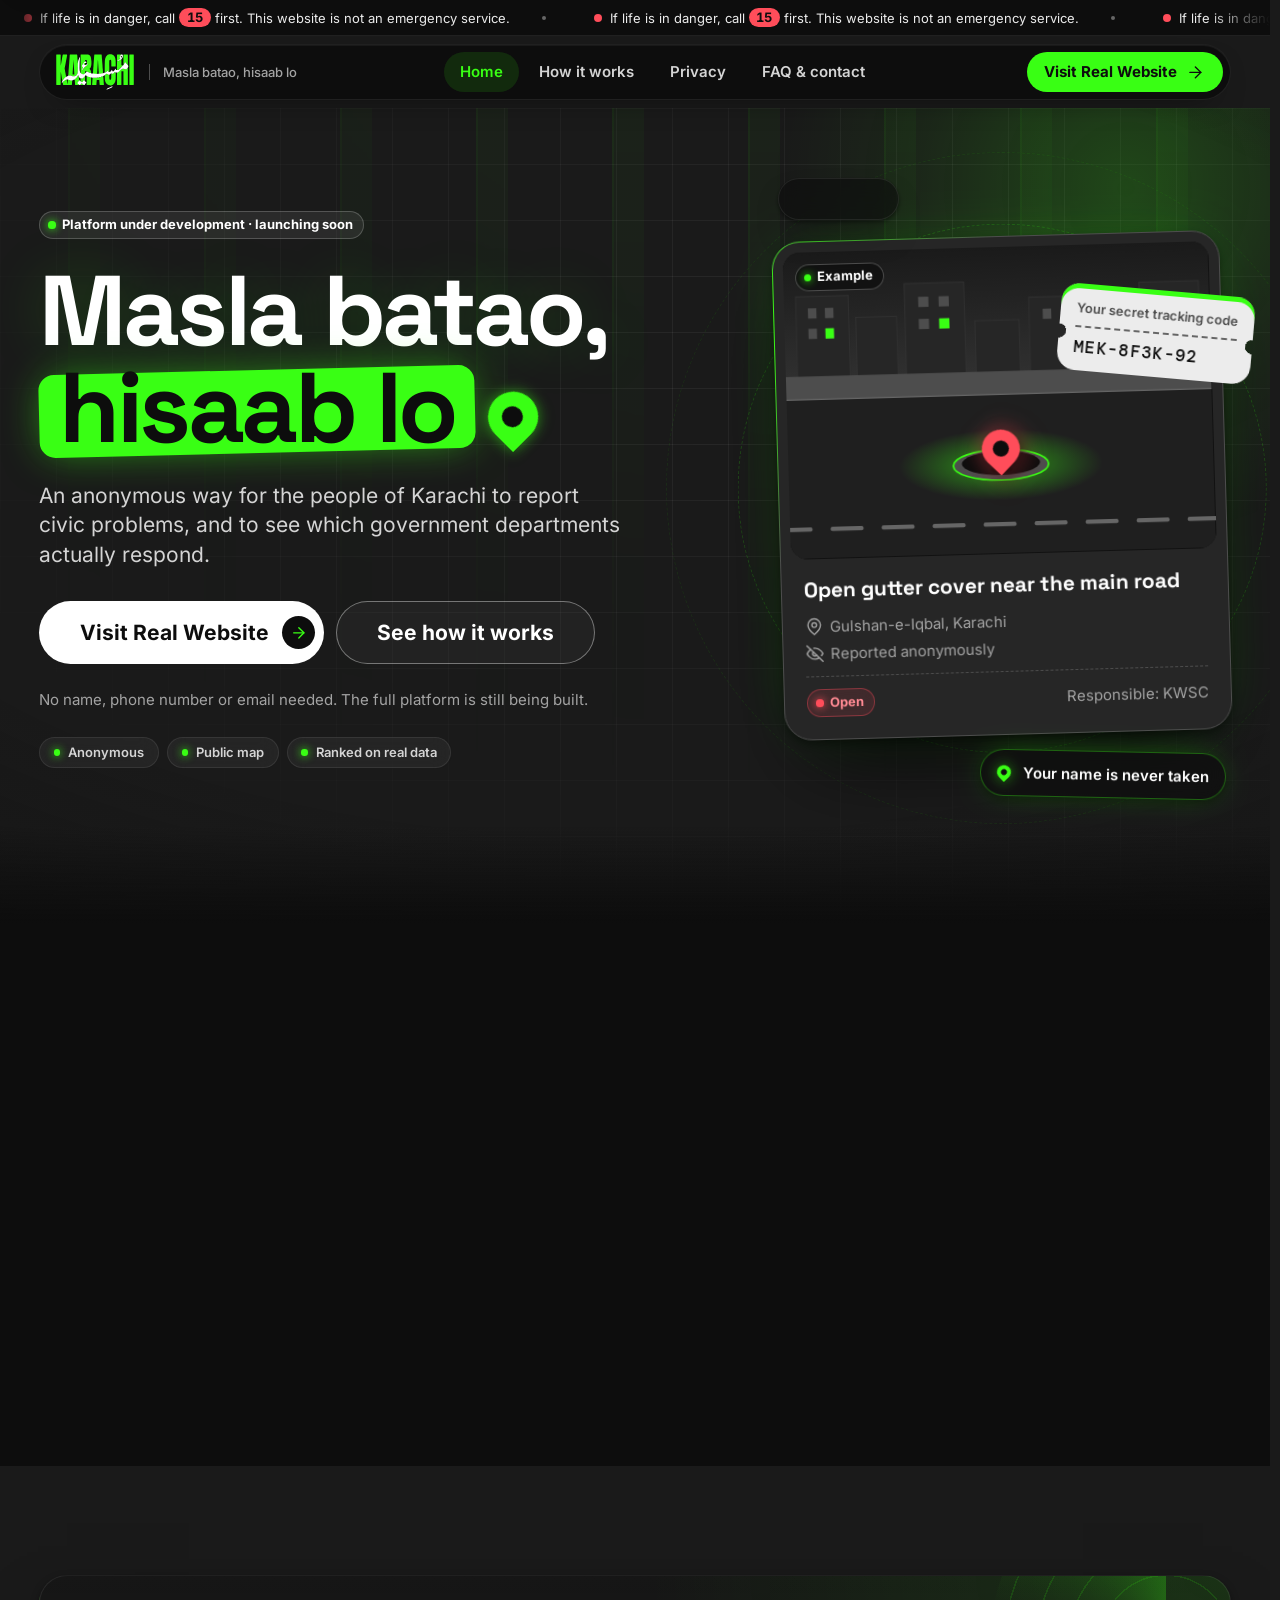
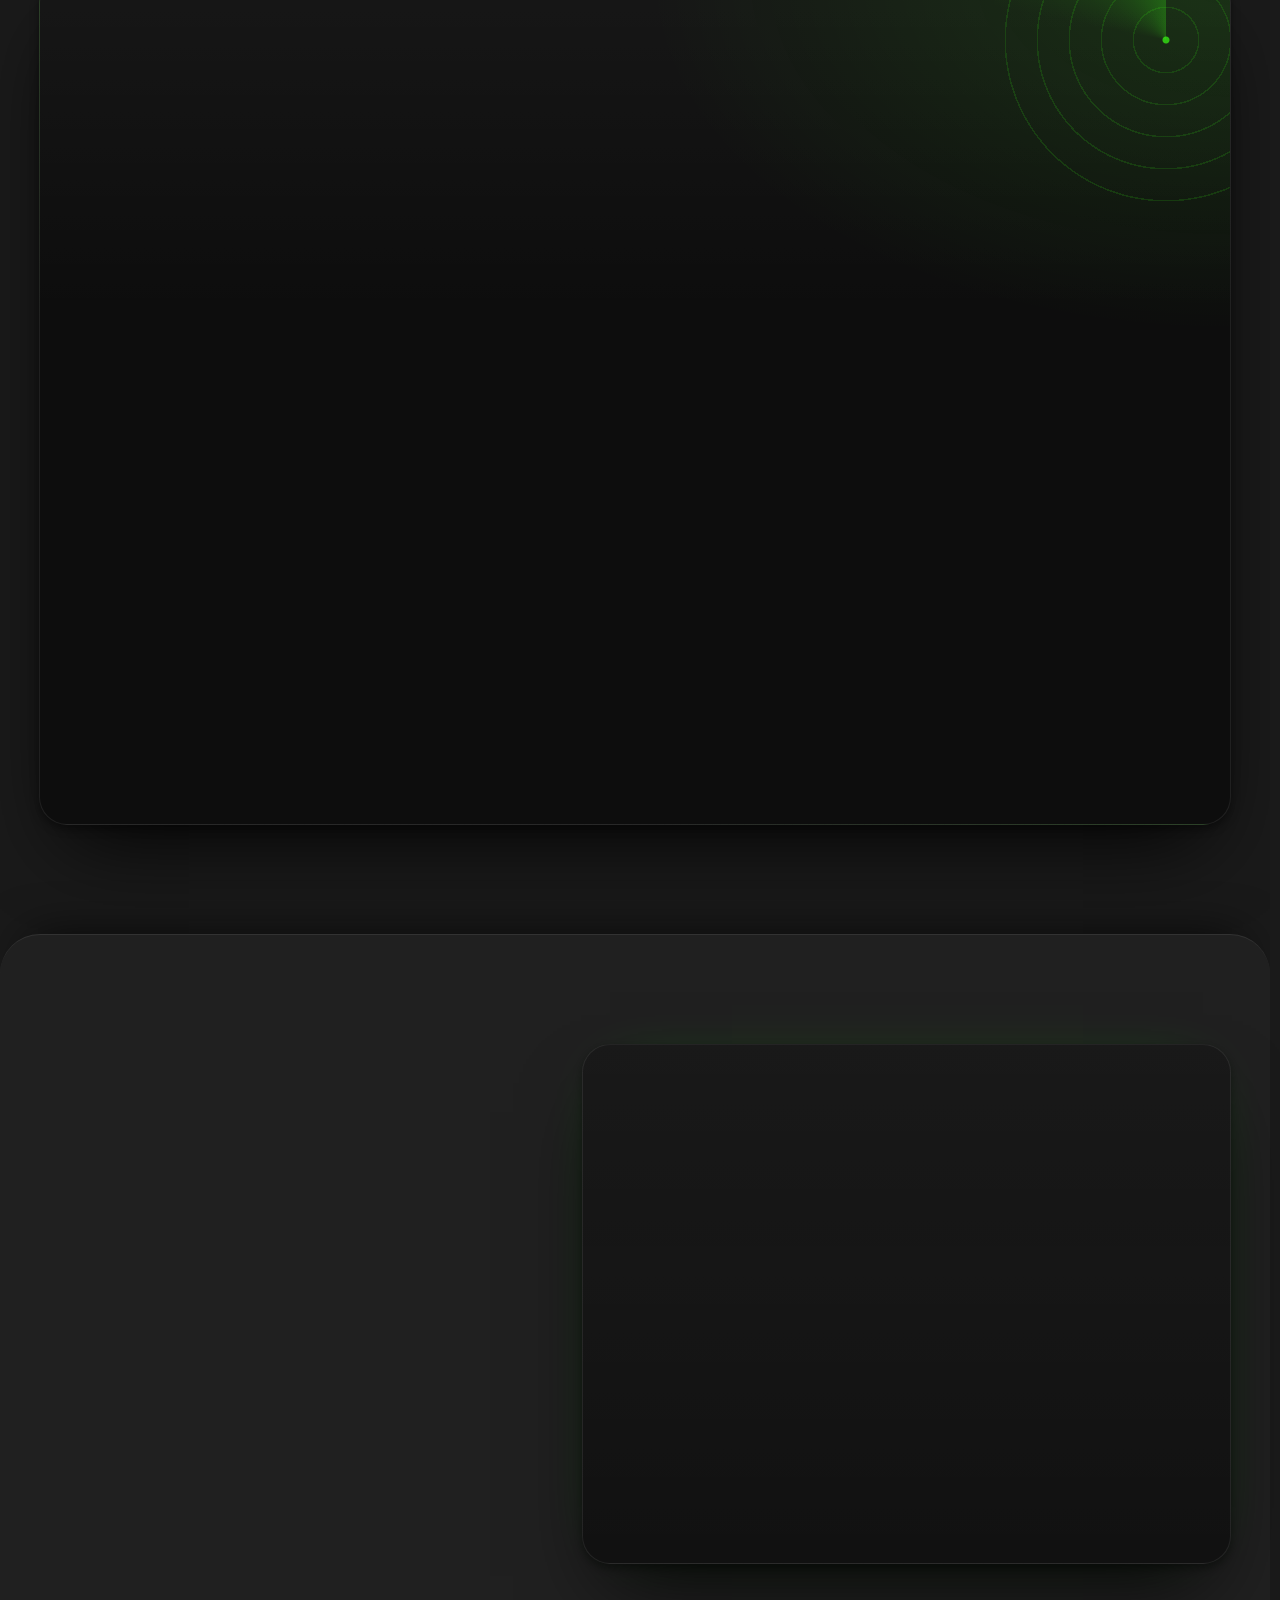
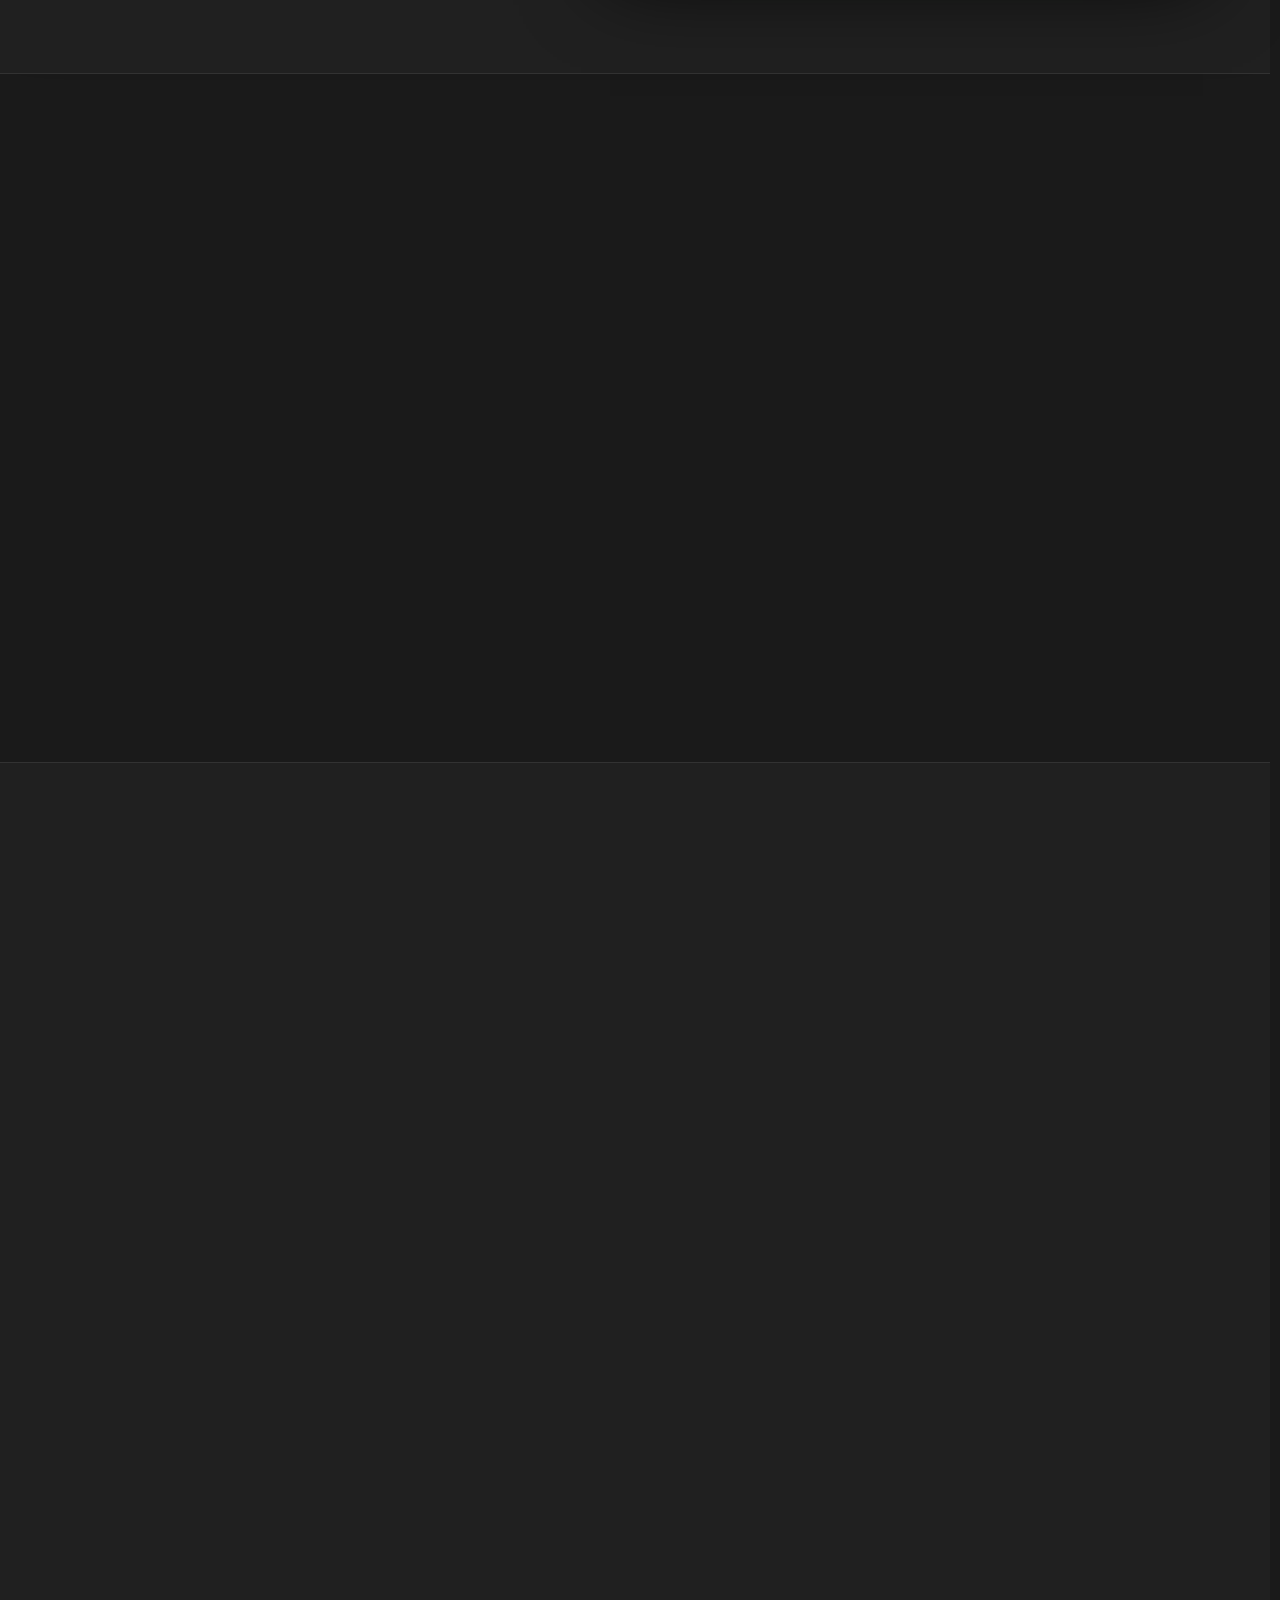
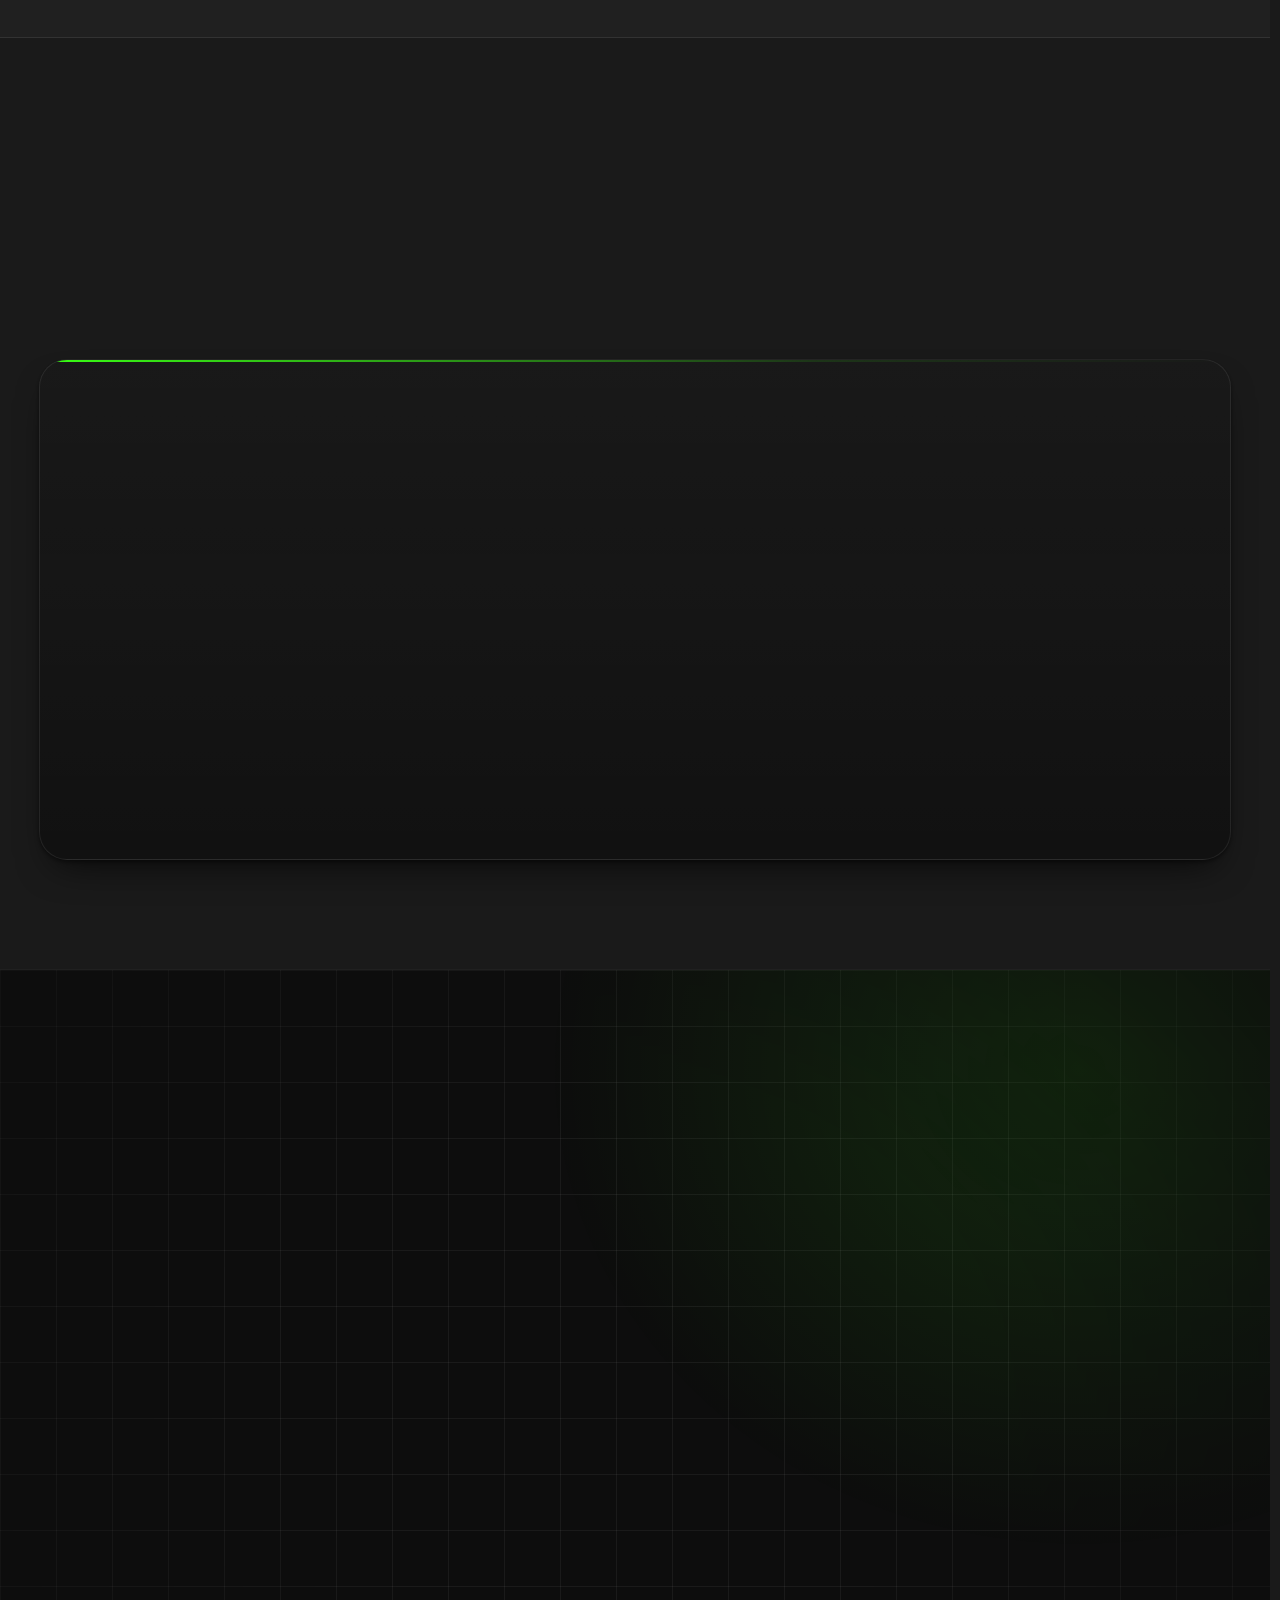
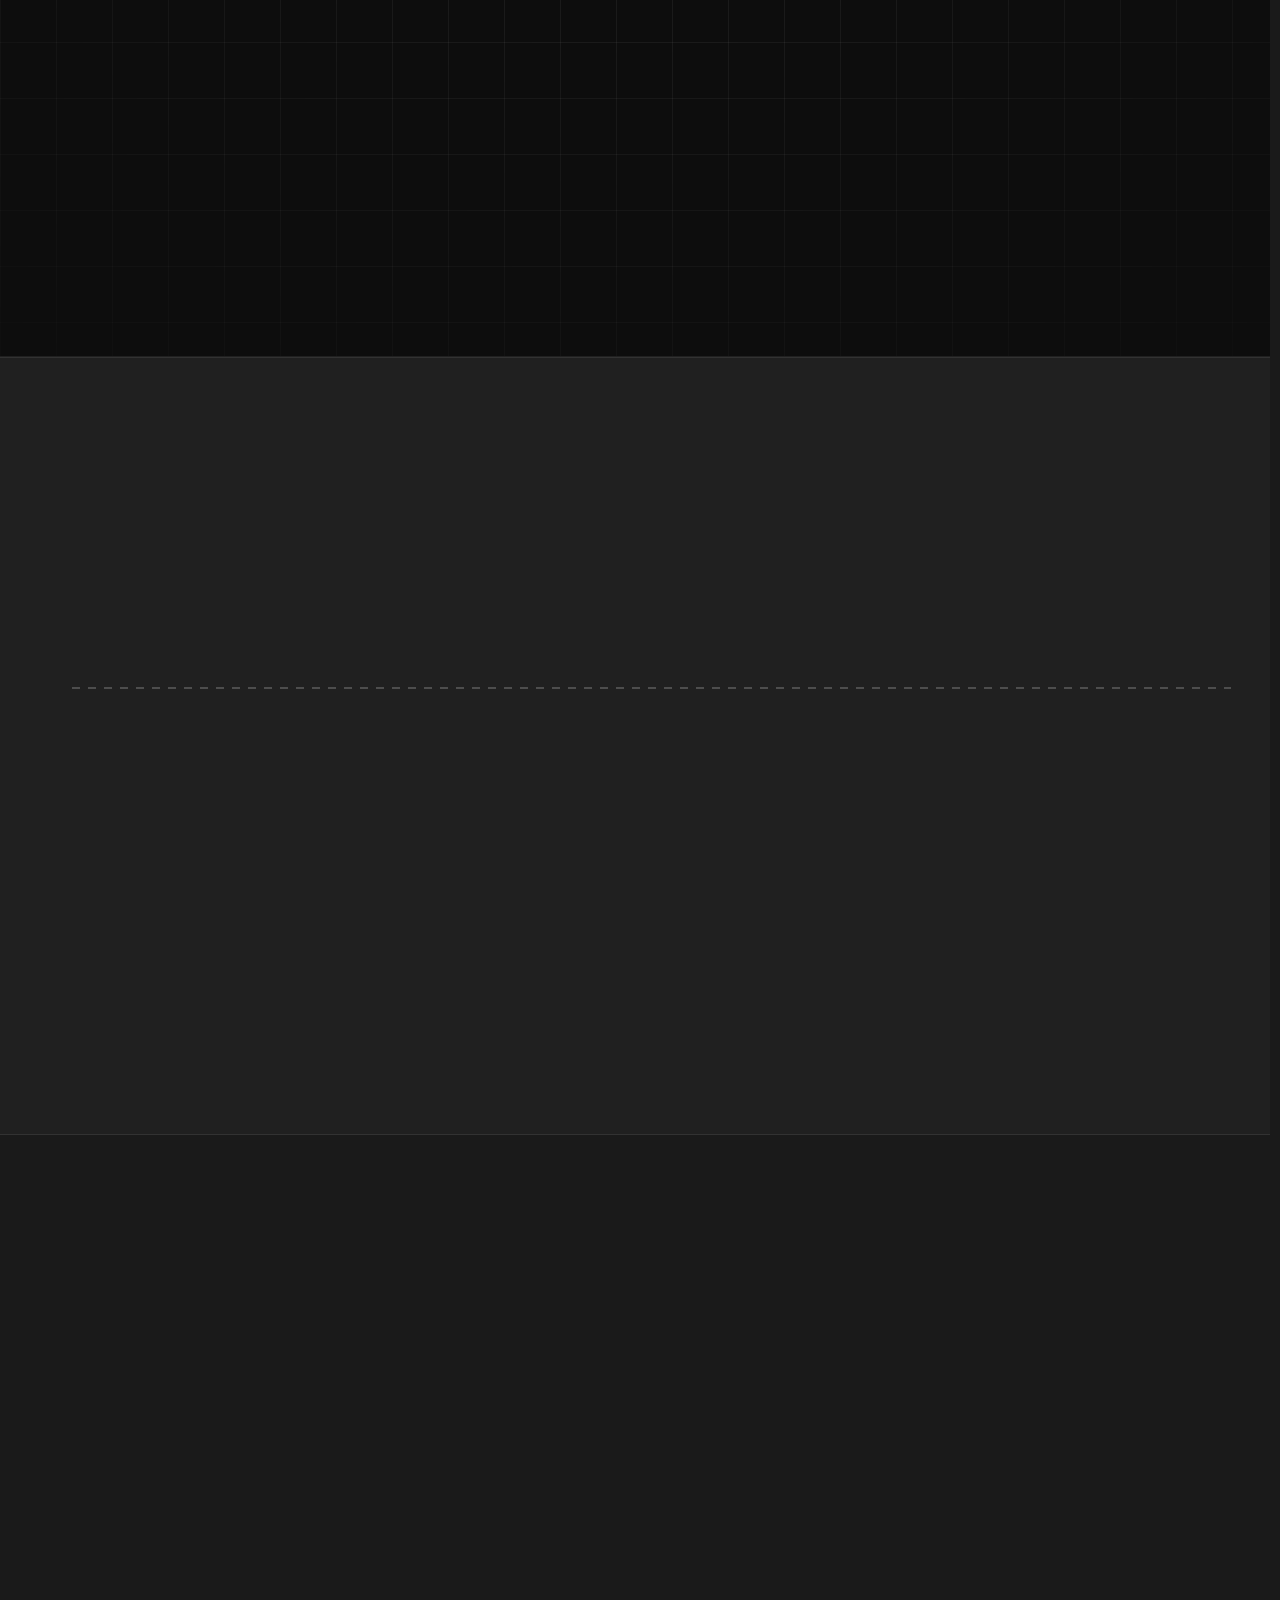
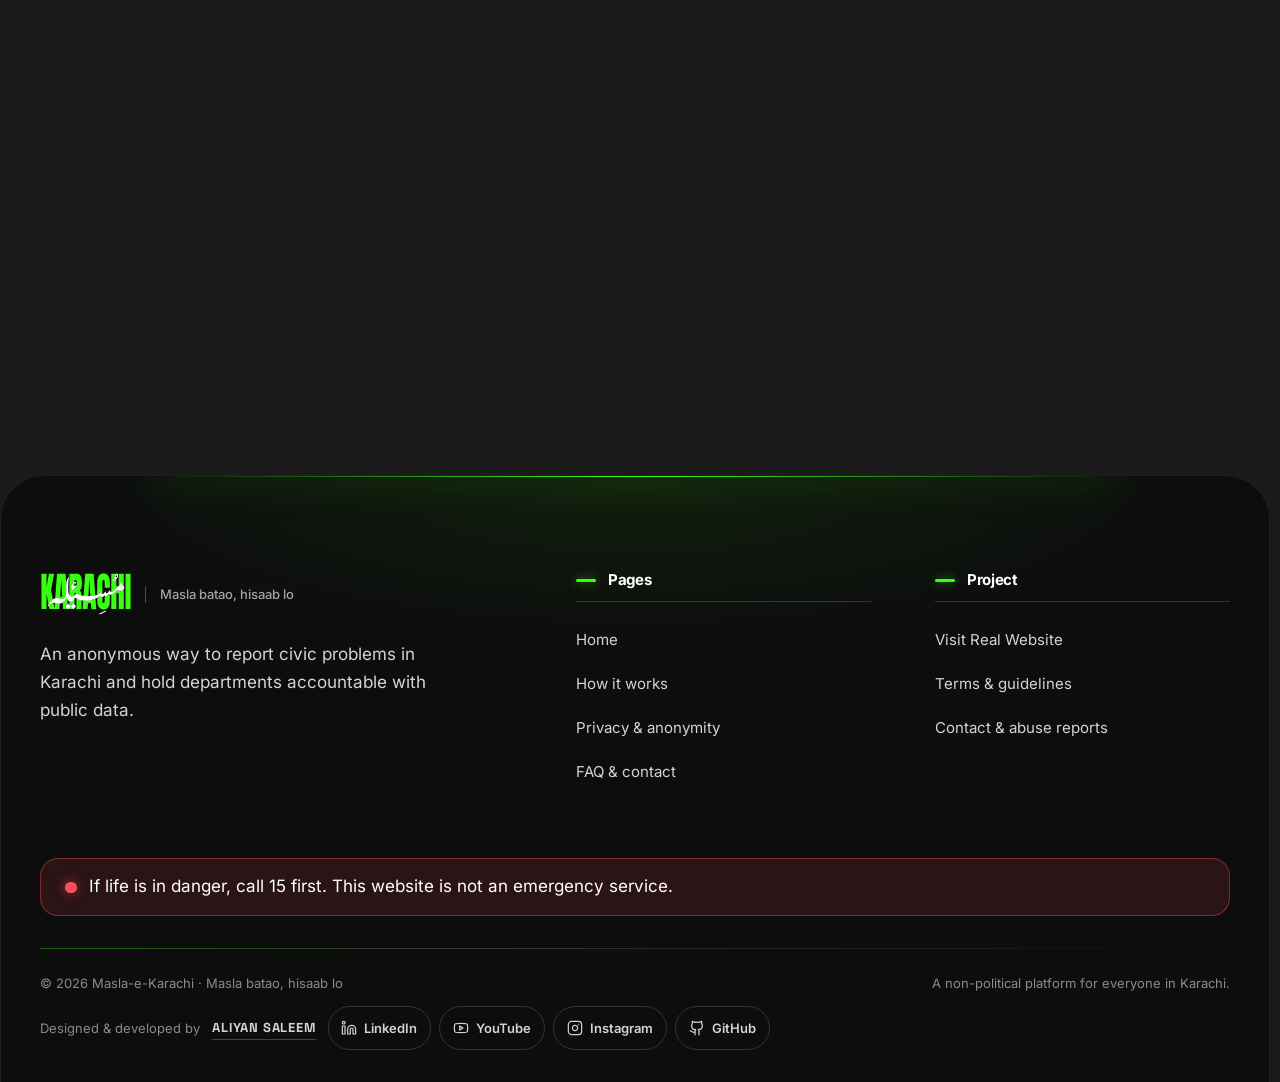
<file: docs/index.html>
<!DOCTYPE html>
<html lang="en" dir="ltr" class="no-js">
<head>
<meta charset="utf-8">
<meta name="viewport" content="width=device-width, initial-scale=1, viewport-fit=cover">
<meta http-equiv="Content-Security-Policy" content="default-src 'none'; script-src 'self' 'sha256-VDVDNNRTREupwUTWnq6itaNdc1TFEVFbXV4xlAS7Gow='; style-src 'self'; img-src 'self' data:; font-src 'self'; connect-src 'self'; manifest-src 'self'; base-uri 'self'; form-action 'none'; object-src 'none'; upgrade-insecure-requests">
<meta name="referrer" content="strict-origin-when-cross-origin">
<title data-i18n="meta.index.title">Masla-e-Karachi — Masla batao, hisaab lo</title>
<meta name="description" content="Report civic problems in Karachi anonymously, see which department is responsible, and hold them accountable with public data. Platform under development." data-i18n-content="meta.index.desc">
<meta name="robots" content="index, follow, max-image-preview:large">
<meta name="author" content="Aliyan Saleem">
<meta name="creator" content="Aliyan Saleem">
<link rel="author" href="humans.txt">
<meta name="theme-color" content="#1A1A1A">
<meta name="color-scheme" content="dark">
<meta name="format-detection" content="telephone=no">
<meta name="application-name" content="Masla-e-Karachi">
<meta name="apple-mobile-web-app-title" content="Masla-e-Karachi">
<link rel="canonical" href="https://buildsbyaliyan.github.io/masla-e-karachi-landing/">

<!-- Open Graph + Twitter (WhatsApp / Facebook / X preview). -->
<meta property="og:type" content="website">
<meta property="og:site_name" content="Masla-e-Karachi">
<meta property="og:locale" content="en_US">
<meta property="og:url" content="https://buildsbyaliyan.github.io/masla-e-karachi-landing/">
<meta property="og:title" content="Masla-e-Karachi — Masla batao, hisaab lo">
<meta property="og:description" content="Report civic problems in Karachi anonymously, see which department is responsible, and hold them accountable with public data. Platform under development.">
<meta property="og:image" content="https://buildsbyaliyan.github.io/masla-e-karachi-landing/assets/images/og-image.png">
<meta property="og:image:type" content="image/png">
<meta property="og:image:width" content="1200">
<meta property="og:image:height" content="630">
<meta property="og:image:alt" content="Masla-e-Karachi: Masla batao, hisaab lo">
<meta name="twitter:card" content="summary_large_image">
<meta name="twitter:title" content="Masla-e-Karachi — Masla batao, hisaab lo">
<meta name="twitter:description" content="Report civic problems in Karachi anonymously, see which department is responsible, and hold them accountable with public data. Platform under development.">
<meta name="twitter:image" content="https://buildsbyaliyan.github.io/masla-e-karachi-landing/assets/images/og-image.png">

<!-- Favicons + app icons (tools/make_favicons.py ne banaya) -->
<link rel="icon" href="assets/images/favicon.ico" sizes="48x48">
<link rel="icon" type="image/png" sizes="32x32" href="assets/images/favicons/favicon-32x32.png">
<link rel="icon" type="image/png" sizes="16x16" href="assets/images/favicons/favicon-16x16.png">
<link rel="apple-touch-icon" href="assets/images/favicons/apple-touch-icon.png" sizes="180x180">
<link rel="manifest" href="assets/images/favicons/site.webmanifest">
<meta name="msapplication-config" content="assets/images/favicons/browserconfig.xml">

<!-- Fonts: apne server se (Google Fonts nahi) -->
<link rel="preload" href="assets/fonts/space-grotesk/space-grotesk-latin-wght-normal.woff2" as="font" type="font/woff2" crossorigin>
<link rel="preload" href="assets/fonts/inter/inter-latin-wght-normal.woff2" as="font" type="font/woff2" crossorigin>
<link rel="stylesheet" href="assets/fonts/fonts.css">

<link rel="stylesheet" href="css/variables.css">
<link rel="stylesheet" href="css/base.css">
<link rel="stylesheet" href="css/layout.css">
<link rel="stylesheet" href="css/components.css">
<link rel="stylesheet" href="css/pages.css">

<script>document.documentElement.className = 'js';</script>
<script type="application/ld+json">
{
  "@context": "https://schema.org",
  "@graph": [
    {
      "@type": "Organization",
      "@id": "https://buildsbyaliyan.github.io/masla-e-karachi-landing/#org",
      "name": "Masla-e-Karachi",
      "slogan": "Masla batao, hisaab lo",
      "url": "https://maslaekarachi.pk",
      "logo": "https://buildsbyaliyan.github.io/masla-e-karachi-landing/assets/images/logo.png",
      "description": "An anonymous way for the people of Karachi to report civic problems and see which departments respond. Platform under development.",
      "areaServed": {
        "@type": "City",
        "name": "Karachi"
      }
    },
    {
      "@type": "WebSite",
      "@id": "https://buildsbyaliyan.github.io/masla-e-karachi-landing/#site",
      "url": "https://buildsbyaliyan.github.io/masla-e-karachi-landing/",
      "name": "Masla-e-Karachi",
      "inLanguage": "en",
      "publisher": {
        "@id": "https://buildsbyaliyan.github.io/masla-e-karachi-landing/#org"
      },
      "author": {
        "@id": "#developer"
      }
    },
    {
      "@type": "Person",
      "@id": "#developer",
      "name": "Aliyan Saleem",
      "jobTitle": "Developer & Designer",
      "url": "https://portfolio-aliyan-saleem.vercel.app",
      "sameAs": [
        "https://portfolio-aliyan-saleem.vercel.app",
        "https://www.linkedin.com/in/aliyan-saleem-02a596378/",
        "https://www.youtube.com/@apexmotive.official",
        "https://www.instagram.com/creativestudi0.pk_/",
        "https://github.com/BuildsByAliyan"
      ]
    }
  ]
}
</script>
</head>
<body>
<a class="skip-link" href="#main" data-i18n="skip">Skip to content</a>
<div class="scroll-progress" aria-hidden="true"><span class="scroll-progress__bar"></span></div>

<div class="emergency-bar" role="note">
  <div class="container emergency-bar__inner">
    <p data-i18n-html="emergency.bar">If life is in danger, call <strong class="ltr">15</strong> first. This website is not an emergency service.</p>
  </div>
</div>

<header class="site-header" id="top">
  <div class="container site-header__inner">
    <a class="brand" href="index.html">
      <img class="brand__logo" src="assets/images/logo.svg" alt="Masla-e-Karachi" width="83" height="40" decoding="async">
      <span class="brand__tag" data-i18n="brand.tag">Masla batao, hisaab lo</span>
    </a>

    <nav class="site-nav" id="site-nav" aria-label="Main menu" data-i18n-aria-label="nav.label">
      <ul class="site-nav__list">
        <li><a href="index.html" aria-current="page" data-i18n="nav.home">Home</a></li>
        <li><a href="how-it-works.html" data-i18n="nav.how">How it works</a></li>
        <li><a href="privacy.html" data-i18n="nav.privacy">Privacy</a></li>
        <li><a href="faq.html" data-i18n="nav.faq">FAQ &amp; contact</a></li>
        <li class="site-nav__cta"><a class="btn" href="#" target="_blank" rel="noopener" data-live-link><span data-i18n="cta.visit">Visit Real Website</span><svg class="icon icon-flip" viewBox="0 0 24 24" aria-hidden="true" focusable="false"><path d="M5 12h14"/><path d="m12 5 7 7-7 7"/></svg></a></li>
      </ul>
    </nav>

    <div class="site-header__actions">
      <a class="btn btn--sm site-header__cta" href="#" target="_blank" rel="noopener" data-live-link><span data-i18n="cta.visit">Visit Real Website</span><svg class="icon icon-flip" viewBox="0 0 24 24" aria-hidden="true" focusable="false"><path d="M5 12h14"/><path d="m12 5 7 7-7 7"/></svg></a>
      <button class="nav-toggle" type="button" aria-expanded="false" aria-controls="site-nav" aria-label="Open menu" data-i18n-aria-label="nav.toggle">
        <span class="nav-toggle__bars"></span>
      </button>
    </div>
  </div>
</header>

<main id="main">
<section class="hero">
  <div class="hero__bg" aria-hidden="true"><span class="hero__grid-lines"></span><span class="hero__glow"></span></div>
  <div class="container hero__grid">
    <div class="hero__copy">
      <p class="hero__status"><span class="chip chip--on-dark chip--live" data-i18n="hero.status">Platform under development · launching soon</span></p>
      <h1 class="hero__title"><span data-i18n="hero.title.a">Masla batao,</span> <span class="hl" data-i18n="hero.title.b">hisaab lo</span><span class="pin" aria-hidden="true"></span></h1>
      <p class="hero__lead" data-i18n="hero.lead">An anonymous way for the people of Karachi to report civic problems, and to see which government departments actually respond.</p>
      <div class="hero__actions">
        <a class="btn btn--light btn--lg" href="#" target="_blank" rel="noopener" data-live-link><span data-i18n="cta.visit">Visit Real Website</span><svg class="icon icon-flip" viewBox="0 0 24 24" aria-hidden="true" focusable="false"><path d="M5 12h14"/><path d="m12 5 7 7-7 7"/></svg></a>
        <a class="btn btn--ghost-light btn--lg" href="how-it-works.html" data-i18n="cta.how">See how it works</a>
      </div>
      <p class="hero__note" data-i18n="hero.note">No name, phone number or email needed. The full platform is still being built.</p>
      <ul class="hero__tags" aria-label="Platform highlights" data-i18n-aria-label="hero.tags.label">
        <li data-i18n="hero.tag.1">Anonymous</li>
        <li data-i18n="hero.tag.2">Public map</li>
        <li data-i18n="hero.tag.3">Ranked on real data</li>
      </ul>
    </div>

    <div class="hero__visual">
      <article class="report-card">
        <div class="report-card__media">
          <svg class="street" viewBox="0 0 500 360" role="img" aria-label="Illustration: an open gutter on a Karachi road" data-i18n-aria-label="hero.art" preserveAspectRatio="xMidYMid slice">
            <defs>
              <linearGradient id="st-sky" x1="0" y1="0" x2="0" y2="1"><stop offset="0" stop-color="#1A1A1A"/><stop offset="1" stop-color="#333333"/></linearGradient>
              <radialGradient id="st-glow" cx="50%" cy="50%" r="50%"><stop offset="0" stop-color="#39FF14" stop-opacity=".55"/><stop offset="1" stop-color="#39FF14" stop-opacity="0"/></radialGradient>
            </defs>
            <rect width="500" height="360" fill="#1A1A1A"/>
            <rect width="500" height="172" fill="url(#st-sky)"/>
            <g fill="#262626" stroke="#333333" stroke-width="1">
              <rect x="14" y="52" width="62" height="98"/><rect x="84" y="78" width="48" height="72"/>
              <rect x="142" y="40" width="70" height="110"/><rect x="224" y="86" width="52" height="64"/>
              <rect x="288" y="60" width="64" height="90"/><rect x="362" y="92" width="46" height="58"/>
              <rect x="418" y="46" width="70" height="104"/>
            </g>
            <g fill="#4D4D4D">
              <rect x="28" y="66" width="10" height="12"/><rect x="48" y="66" width="10" height="12"/><rect x="28" y="90" width="10" height="12"/><rect x="48" y="90" width="10" height="12"/>
              <rect x="158" y="56" width="12" height="12"/><rect x="182" y="56" width="12" height="12"/><rect x="158" y="82" width="12" height="12"/><rect x="182" y="82" width="12" height="12"/>
              <rect x="304" y="74" width="10" height="12"/><rect x="326" y="74" width="10" height="12"/>
              <rect x="434" y="62" width="12" height="12"/><rect x="458" y="62" width="12" height="12"/><rect x="434" y="88" width="12" height="12"/><rect x="458" y="88" width="12" height="12"/>
            </g>
            <g fill="#39FF14">
              <rect class="street__lit" x="182" y="82" width="12" height="12"/><rect class="street__lit street__lit--b" x="326" y="74" width="10" height="12"/><rect class="street__lit street__lit--c" x="48" y="90" width="10" height="12"/>
            </g>
            <rect y="146" width="500" height="26" fill="#4D4D4D"/>
            <rect y="172" width="500" height="188" fill="#1F1F1F"/>
            <rect y="172" width="500" height="2" fill="#666666"/>
            <g stroke="#666666" stroke-width="5" stroke-dasharray="34 26" stroke-linecap="round">
              <line class="street__lane" x1="-10" y1="326" x2="510" y2="326"/>
            </g>
            <ellipse class="street__halo" cx="250" cy="256" rx="120" ry="42" fill="url(#st-glow)"/>
            <ellipse cx="250" cy="256" rx="56" ry="18" fill="#4D4D4D"/>
            <ellipse cx="250" cy="254" rx="46" ry="14" fill="#0D0D0D"/>
            <ellipse class="street__ring" cx="250" cy="256" rx="56" ry="18" fill="none" stroke="#39FF14" stroke-width="2"/>
            <path d="M236 252h28" stroke="#39FF14" stroke-width="3" stroke-linecap="round"/>
          </svg>
          <span class="chip report-card__badge" data-i18n="card.example">Example</span>
          <div class="hero__pin" aria-hidden="true"><span class="pin"></span></div>
        </div>
        <div class="report-card__body">
          <p class="report-card__title" data-i18n="card.title">Open gutter cover near the main road</p>
          <p class="report-card__meta">
            <span><svg class="icon" viewBox="0 0 24 24" aria-hidden="true" focusable="false"><path d="M20 10c0 6-8 12-8 12S4 16 4 10a8 8 0 0 1 16 0Z"/><circle cx="12" cy="10" r="3"/></svg><span data-i18n="card.where">Gulshan-e-Iqbal, Karachi</span></span>
            <span><svg class="icon" viewBox="0 0 24 24" aria-hidden="true" focusable="false"><path d="M9.88 9.88a3 3 0 1 0 4.24 4.24"/><path d="M10.73 5.08A10.43 10.43 0 0 1 12 5c7 0 10 7 10 7a13.16 13.16 0 0 1-1.67 2.68"/><path d="M6.61 6.61A13.526 13.526 0 0 0 2 12s3 7 10 7a9.74 9.74 0 0 0 5.39-1.61"/><line x1="2" x2="22" y1="2" y2="22"/></svg><span data-i18n="card.anon">Reported anonymously</span></span>
          </p>
          <div class="report-card__foot">
            <span class="chip chip--open" data-i18n="chip.open">Open</span>
            <small data-i18n="card.dept">Responsible: KWSC</small>
          </div>
        </div>
      </article>
      <div class="status-cycle" aria-hidden="true">
        <span class="chip chip--open" data-i18n="chip.open">Open</span>
        <span class="chip chip--responded" data-i18n="chip.responded">Responded</span>
        <span class="chip chip--resolved" data-i18n="chip.resolved">Resolved</span>
      </div>
      <div class="hero__ticket ticket" aria-hidden="true">
        <span class="ticket__label" data-i18n="promise.ticket.label">Your secret tracking code</span>
        <span class="ticket__code ltr">MEK-8F3K-92</span>
      </div>
      <div class="hero__float">
        <span class="pin pin--resolved pin--sm" aria-hidden="true"></span>
        <span data-i18n="hero.float">Your name is never taken</span>
      </div>
    </div>
  </div>
</section>

<section class="stats" aria-label="Masla-e-Karachi at a glance" data-i18n-aria-label="stats.label">
  <div class="container">
    <ul class="stats__bar reveal">
      <li class="stats__item">
        <span class="stats__value"><span data-counter="6" data-counter-duration="1200" data-counter-delay="200">6</span></span>
        <span class="stats__label" data-i18n="stats.depts">Government departments</span>
      </li>
      <li class="stats__item">
        <span class="stats__value"><span data-counter="4" data-counter-duration="1200" data-counter-delay="280">4</span></span>
        <span class="stats__label" data-i18n="stats.steps">Steps from report to result</span>
      </li>
      <li class="stats__item">
        <span class="stats__value"><span data-counter="0" data-counter-duration="1200" data-counter-delay="360">0</span></span>
        <span class="stats__label" data-i18n="stats.data">Names, phones or emails taken</span>
      </li>
      <li class="stats__item">
        <span class="stats__value"><span data-counter="3" data-counter-duration="1200" data-counter-delay="440">3</span></span>
        <span class="stats__label" data-i18n="stats.status">Status colours: Open, Responded, Resolved</span>
      </li>
    </ul>
  </div>
</section>

<div class="ticker" aria-hidden="true">
  <div class="ticker__row ticker__row--tape reveal">
    <div class="ticker__track">
      <div class="ticker__group"><span class="ticker__item" data-i18n="ticker.report">Report</span><span class="ticker__item" data-i18n="ticker.track">Track</span><span class="ticker__item" data-i18n="ticker.hold">Hold accountable</span><span class="ticker__item" data-i18n="ticker.report">Report</span><span class="ticker__item" data-i18n="ticker.track">Track</span><span class="ticker__item" data-i18n="ticker.hold">Hold accountable</span></div>
      <div class="ticker__group"><span class="ticker__item" data-i18n="ticker.report">Report</span><span class="ticker__item" data-i18n="ticker.track">Track</span><span class="ticker__item" data-i18n="ticker.hold">Hold accountable</span><span class="ticker__item" data-i18n="ticker.report">Report</span><span class="ticker__item" data-i18n="ticker.track">Track</span><span class="ticker__item" data-i18n="ticker.hold">Hold accountable</span></div>
    </div>
  </div>
  <div class="ticker__row ticker__row--depts reveal">
    <div class="ticker__track">
      <div class="ticker__group"><span class="ticker__item">KMC</span><span class="ticker__item">KWSC</span><span class="ticker__item">K-Electric</span><span class="ticker__item">SSGC</span><span class="ticker__item">SSWMB</span><span class="ticker__item">Traffic Police</span><span class="ticker__item">KMC</span><span class="ticker__item">KWSC</span><span class="ticker__item">K-Electric</span><span class="ticker__item">SSGC</span><span class="ticker__item">SSWMB</span><span class="ticker__item">Traffic Police</span></div>
      <div class="ticker__group"><span class="ticker__item">KMC</span><span class="ticker__item">KWSC</span><span class="ticker__item">K-Electric</span><span class="ticker__item">SSGC</span><span class="ticker__item">SSWMB</span><span class="ticker__item">Traffic Police</span><span class="ticker__item">KMC</span><span class="ticker__item">KWSC</span><span class="ticker__item">K-Electric</span><span class="ticker__item">SSGC</span><span class="ticker__item">SSWMB</span><span class="ticker__item">Traffic Police</span></div>
    </div>
  </div>
</div>

<section class="section problem" id="problem">
  <div class="container">
    <div class="problem__panel">
      <div class="problem__head reveal">
        <h2><span data-i18n="problem.h.a">Every day Karachi sees problems that</span> <span class="hl" data-i18n="problem.h.b">nobody reports</span></h2>
        <p class="section__lead" data-i18n="problem.p">Most people see them, but very few complain. They fear their name will be exposed, they do not know which department to go to, and they rarely get a reply.</p>
      </div>
      <ol class="problem-list">
        <li class="problem-row reveal" data-delay="1">
          <span class="problem-row__num" aria-hidden="true">01</span>
          <span class="icon-badge icon-badge--round"><svg class="icon" viewBox="0 0 24 24" aria-hidden="true" focusable="false"><path d="m21.73 18-8-14a2 2 0 0 0-3.48 0l-8 14A2 2 0 0 0 4 21h16a2 2 0 0 0 1.73-3"/><path d="M12 9v4"/><path d="M12 17h.01"/></svg></span>
          <div class="problem-row__body">
            <h3 data-i18n="problem.gutter.h">Open gutters and manholes</h3>
            <p data-i18n="problem.gutter.p">A missing cover is a danger for every child, bike and car that passes by. Someone sees it, but no one reports it.</p>
          </div>
        </li>
        <li class="problem-row reveal" data-delay="2">
          <span class="problem-row__num" aria-hidden="true">02</span>
          <span class="icon-badge icon-badge--round"><svg class="icon" viewBox="0 0 24 24" aria-hidden="true" focusable="false"><path d="M4 21 8 3"/><path d="m16 3 4 18"/><path d="M12 5v3"/><path d="M12 11v3"/><path d="M12 17v3"/></svg></span>
          <div class="problem-row__body">
            <h3 data-i18n="problem.road.h">Broken roads and potholes</h3>
            <p data-i18n="problem.road.p">Damaged roads slow everyone down and cause accidents, yet there is no simple way to say where and how bad.</p>
          </div>
        </li>
        <li class="problem-row reveal" data-delay="3">
          <span class="problem-row__num" aria-hidden="true">03</span>
          <span class="icon-badge icon-badge--round"><svg class="icon" viewBox="0 0 24 24" aria-hidden="true" focusable="false"><path d="M3 6h18"/><path d="M19 6v14c0 1-1 2-2 2H7c-1 0-2-1-2-2V6"/><path d="M8 6V4c0-1 1-2 2-2h4c1 0 2 1 2 2v2"/><line x1="10" x2="10" y1="11" y2="17"/><line x1="14" x2="14" y1="11" y2="17"/></svg></span>
          <div class="problem-row__body">
            <h3 data-i18n="problem.garbage.h">Uncollected garbage</h3>
            <p data-i18n="problem.garbage.p">Piles that stay for days. Which department should clear them? Many residents do not know.</p>
          </div>
        </li>
        <li class="problem-row reveal" data-delay="1">
          <span class="problem-row__num" aria-hidden="true">04</span>
          <span class="icon-badge icon-badge--round"><svg class="icon" viewBox="0 0 24 24" aria-hidden="true" focusable="false"><path d="M12 22a7 7 0 0 0 7-7c0-2-1-3.9-3-5.5s-3.5-4-4-6.5c-.5 2.5-2 4.9-4 6.5C6 11.1 5 13 5 15a7 7 0 0 0 7 7z"/></svg></span>
          <div class="problem-row__body">
            <h3 data-i18n="problem.water.h">Water and sewerage</h3>
            <p data-i18n="problem.water.p">Leaking pipes, overflowing sewers and water shortages.</p>
          </div>
        </li>
        <li class="problem-row reveal" data-delay="2">
          <span class="problem-row__num" aria-hidden="true">05</span>
          <span class="icon-badge icon-badge--round"><svg class="icon" viewBox="0 0 24 24" aria-hidden="true" focusable="false"><path d="M4 14a1 1 0 0 1-.78-1.63l9.9-10.2a.5.5 0 0 1 .86.46l-1.92 6.02A1 1 0 0 0 13 10h7a1 1 0 0 1 .78 1.63l-9.9 10.2a.5.5 0 0 1-.86-.46l1.92-6.02A1 1 0 0 0 11 14z"/></svg></span>
          <div class="problem-row__body">
            <h3 data-i18n="problem.power.h">Electricity, gas and street lights</h3>
            <p data-i18n="problem.power.p">Dark streets, faulty lines and gas problems that go unreported.</p>
          </div>
        </li>
        <li class="problem-row problem-row--sensitive reveal" data-delay="3">
          <span class="problem-row__num" aria-hidden="true">06</span>
          <span class="icon-badge icon-badge--round"><svg class="icon" viewBox="0 0 24 24" aria-hidden="true" focusable="false"><path d="M7 18v-6a5 5 0 1 1 10 0v6"/><path d="M5 21a1 1 0 0 0 1 1h12a1 1 0 0 0 1-1v-1a2 2 0 0 0-2-2H7a2 2 0 0 0-2 2z"/><path d="M21 12h1"/><path d="M2 12h1"/><path d="M12 2v1"/><path d="m4.929 4.929.707.707"/><path d="m18.364 5.636.707-.707"/><path d="M12 12v6"/></svg></span>
          <div class="problem-row__body">
            <h3 data-i18n="problem.sensitive.h">Sensitive problems</h3>
            <p data-i18n="problem.sensitive.p">Illegal liquor dens, drug spots and bhatta (extortion). Handled with extra care: the exact location and photo are never made public.</p>
          </div>
        </li>
      </ol>
    </div>
  </div>
</section>

<section class="section section--tint" id="solution">
  <div class="container solution">
    <div class="solution__intro reveal">
      <h2><span data-i18n="solution.h.a">One place to report, see and</span> <span class="hl" data-i18n="solution.h.b">follow up</span></h2>
      <p class="section__lead" data-i18n="solution.p">Masla-e-Karachi turns a quiet complaint into a public record. The responsible department is named, its answer is visible, and the result is checked by the community.</p>
      <a class="btn btn--ghost" href="how-it-works.html"><span data-i18n="cta.story">Read the full story</span><svg class="icon icon-flip" viewBox="0 0 24 24" aria-hidden="true" focusable="false"><path d="M5 12h14"/><path d="m12 5 7 7-7 7"/></svg></a>
    </div>
    <div class="ledger">
      <div class="ledger__row reveal" data-delay="1">
          <span class="icon-badge"><svg class="icon" viewBox="0 0 24 24" aria-hidden="true" focusable="false"><path d="M14.5 4h-5L7 7H4a2 2 0 0 0-2 2v9a2 2 0 0 0 2 2h16a2 2 0 0 0 2-2V9a2 2 0 0 0-2-2h-3l-2.5-3z"/><circle cx="12" cy="13" r="3"/></svg></span>
          <div class="ledger__head">
            <h3 data-i18n="solution.1.h">Anonymous report</h3>
            <span class="ledger__leader" aria-hidden="true"></span>
            <span class="chip chip--responded" data-i18n="chip.p1">Phase 1</span>
          </div>
          <p data-i18n="solution.1.p">A photo or a video of up to 30 seconds, the location and a few details. No name, phone, email or login.</p>
        </div>
      <div class="ledger__row reveal" data-delay="2">
          <span class="icon-badge"><svg class="icon" viewBox="0 0 24 24" aria-hidden="true" focusable="false"><path d="M14.106 5.553a2 2 0 0 0 1.788 0l3.659-1.83A1 1 0 0 1 21 4.619v12.764a1 1 0 0 1-.553.894l-4.553 2.277a2 2 0 0 1-1.788 0l-4.212-2.106a2 2 0 0 0-1.788 0l-3.659 1.83A1 1 0 0 1 3 19.381V6.618a1 1 0 0 1 .553-.894l4.553-2.277a2 2 0 0 1 1.788 0z"/><path d="M15 5.764v15"/><path d="M9 3.236v15"/></svg></span>
          <div class="ledger__head">
            <h3 data-i18n="solution.2.h">Public map and list</h3>
            <span class="ledger__leader" aria-hidden="true"></span>
            <span class="chip chip--responded" data-i18n="chip.p1">Phase 1</span>
          </div>
          <p data-i18n="solution.2.p">After a moderator checks it, the problem appears on a public map and list that anyone can open.</p>
        </div>
      <div class="ledger__row reveal" data-delay="3">
          <span class="icon-badge"><svg class="icon" viewBox="0 0 24 24" aria-hidden="true" focusable="false"><path d="M6 22V4a2 2 0 0 1 2-2h8a2 2 0 0 1 2 2v18Z"/><path d="M6 12H4a2 2 0 0 0-2 2v6a2 2 0 0 0 2 2h2"/><path d="M18 9h2a2 2 0 0 1 2 2v9a2 2 0 0 1-2 2h-2"/><path d="M10 6h4"/><path d="M10 10h4"/><path d="M10 14h4"/><path d="M10 18h4"/></svg></span>
          <div class="ledger__head">
            <h3 data-i18n="solution.3.h">The responsible department</h3>
            <span class="ledger__leader" aria-hidden="true"></span>
            <span class="chip chip--responded" data-i18n="chip.p1">Phase 1</span>
          </div>
          <p data-i18n="solution.3.p">Every problem shows which department should fix it, such as KMC, KWSC, K-Electric or SSGC.</p>
        </div>
      <div class="ledger__row reveal" data-delay="4">
          <span class="icon-badge"><svg class="icon" viewBox="0 0 24 24" aria-hidden="true" focusable="false"><line x1="18" x2="18" y1="20" y2="10"/><line x1="12" x2="12" y1="20" y2="4"/><line x1="6" x2="6" y1="20" y2="14"/></svg></span>
          <div class="ledger__head">
            <h3 data-i18n="solution.4.h">Public ranking on real data</h3>
            <span class="ledger__leader" aria-hidden="true"></span>
            <span class="chip chip--soon" data-i18n="chip.p2">Phase 2</span>
          </div>
          <p data-i18n="solution.4.p">Departments are ranked on how many problems they resolve and how fast. Likes are never used.</p>
        </div>
    </div>
  </div>
</section>

<section class="section steps-section" id="steps">
  <div class="container">
    <div class="section__head reveal">
    <h2><span data-i18n="steps.h.a">From a photo to a</span> <span class="hl" data-i18n="steps.h.b">fixed problem</span> <span data-i18n="steps.h.c">in 4 steps</span></h2>
  </div>
    <ol class="steps">
      <li class="step reveal" data-delay="1">
        <span class="step__marker" aria-hidden="true"></span>
        <span class="icon-badge icon-badge--round step__icon"><svg class="icon" viewBox="0 0 24 24" aria-hidden="true" focusable="false"><path d="M14.5 4h-5L7 7H4a2 2 0 0 0-2 2v9a2 2 0 0 0 2 2h16a2 2 0 0 0 2-2V9a2 2 0 0 0-2-2h-3l-2.5-3z"/><circle cx="12" cy="13" r="3"/></svg></span>
        <div class="step__body">
          <h3 data-i18n="steps.1.h">Report</h3>
          <p data-i18n="steps.1.p">Anyone reports a problem in four quick steps: category, location, photo or video, and details. A secret tracking code is given instead of an account.</p>
        </div>
      </li>
      <li class="step reveal" data-delay="2">
        <span class="step__marker" aria-hidden="true"></span>
        <span class="icon-badge icon-badge--round step__icon"><svg class="icon" viewBox="0 0 24 24" aria-hidden="true" focusable="false"><path d="M20 13c0 5-3.5 7.5-7.66 8.95a1 1 0 0 1-.67-.01C7.5 20.5 4 18 4 13V6a1 1 0 0 1 1-1c2 0 4.5-1.2 6.24-2.72a1.17 1.17 0 0 1 1.52 0C14.51 3.81 17 5 19 5a1 1 0 0 1 1 1z"/><path d="m9 12 2 2 4-4"/></svg></span>
        <div class="step__body">
          <h3 data-i18n="steps.2.h">Moderation</h3>
          <p data-i18n="steps.2.p">A moderator reviews every report before it goes public. Faces and number plates are blurred.</p>
        </div>
      </li>
      <li class="step reveal" data-delay="3">
        <span class="step__marker" aria-hidden="true"></span>
        <span class="icon-badge icon-badge--round step__icon"><svg class="icon" viewBox="0 0 24 24" aria-hidden="true" focusable="false"><path d="M6 22V4a2 2 0 0 1 2-2h8a2 2 0 0 1 2 2v18Z"/><path d="M6 12H4a2 2 0 0 0-2 2v6a2 2 0 0 0 2 2h2"/><path d="M18 9h2a2 2 0 0 1 2 2v9a2 2 0 0 1-2 2h-2"/><path d="M10 6h4"/><path d="M10 10h4"/><path d="M10 14h4"/><path d="M10 18h4"/></svg></span>
        <div class="step__body">
          <h3 data-i18n="steps.3.h">Department replies</h3>
          <p data-i18n="steps.3.p">The verified officer of the responsible department answers from an official dashboard. If nothing happens for 7 days, the problem is marked Overdue.</p>
        </div>
      </li>
      <li class="step reveal" data-delay="4">
        <span class="step__marker" aria-hidden="true"></span>
        <span class="icon-badge icon-badge--round step__icon"><svg class="icon" viewBox="0 0 24 24" aria-hidden="true" focusable="false"><path d="M16 21v-2a4 4 0 0 0-4-4H6a4 4 0 0 0-4 4v2"/><circle cx="9" cy="7" r="4"/><path d="m16 11 2 2 4-4"/></svg></span>
        <div class="step__body">
          <h3 data-i18n="steps.4.h">Community confirms</h3>
          <p data-i18n="steps.4.p">The fix needs proof, an after-photo, and nearby residents confirm that it is really fixed.</p>
        </div>
      </li>
    </ol>
  </div>
</section>

<section class="section section--tint features" id="features">
  <div class="container">
    <div class="section__head reveal">
    <h2><span data-i18n="features.h.a">Built for</span> <span class="hl" data-i18n="features.h.b">trust</span></h2>
  </div>
    <div class="feature-grid">
      <article class="feature feature--solid reveal" data-delay="1">
        <span class="contours-mini" aria-hidden="true"></span>
        <div class="feature__top">
          <span class="icon-badge icon-badge--round"><svg class="icon" viewBox="0 0 24 24" aria-hidden="true" focusable="false"><path d="M9.88 9.88a3 3 0 1 0 4.24 4.24"/><path d="M10.73 5.08A10.43 10.43 0 0 1 12 5c7 0 10 7 10 7a13.16 13.16 0 0 1-1.67 2.68"/><path d="M6.61 6.61A13.526 13.526 0 0 0 2 12s3 7 10 7a9.74 9.74 0 0 0 5.39-1.61"/><line x1="2" x2="22" y1="2" y2="22"/></svg></span>
          
        </div>
        <h3 data-i18n="feature.anon.h">Anonymous by design</h3>
        <p data-i18n="feature.anon.p">We never ask for your name, phone number or email. Photo metadata is removed and your IP address is stored only as a hash.</p>
      </article>
      <article class="feature reveal" data-delay="2">
        <div class="feature__top">
          <span class="icon-badge icon-badge--round"><svg class="icon" viewBox="0 0 24 24" aria-hidden="true" focusable="false"><path d="M14.106 5.553a2 2 0 0 0 1.788 0l3.659-1.83A1 1 0 0 1 21 4.619v12.764a1 1 0 0 1-.553.894l-4.553 2.277a2 2 0 0 1-1.788 0l-4.212-2.106a2 2 0 0 0-1.788 0l-3.659 1.83A1 1 0 0 1 3 19.381V6.618a1 1 0 0 1 .553-.894l4.553-2.277a2 2 0 0 1 1.788 0z"/><path d="M15 5.764v15"/><path d="M9 3.236v15"/></svg></span>
          <span class="chip chip--responded feature__tag" data-i18n="chip.p1">Phase 1</span>
        </div>
        <h3 data-i18n="feature.map.h">Public map</h3>
        <p data-i18n="feature.map.p">See what is wrong in your area and who is responsible, with Leaflet and OpenStreetMap.</p>
      </article>
      <article class="feature reveal" data-delay="3">
        <div class="feature__top">
          <span class="icon-badge icon-badge--round"><svg class="icon" viewBox="0 0 24 24" aria-hidden="true" focusable="false"><line x1="18" x2="18" y1="20" y2="10"/><line x1="12" x2="12" y1="20" y2="4"/><line x1="6" x2="6" y1="20" y2="14"/></svg></span>
          <span class="chip chip--soon feature__tag" data-i18n="chip.p2">Phase 2</span>
        </div>
        <h3 data-i18n="feature.rank.h">Department rankings</h3>
        <p data-i18n="feature.rank.p">Resolution rate, average days, pending, overdue and reopened. Public data, not opinions.</p>
      </article>
      <article class="feature reveal" data-delay="4">
        <div class="feature__top">
          <span class="icon-badge icon-badge--round"><svg class="icon" viewBox="0 0 24 24" aria-hidden="true" focusable="false"><path d="M6 9H4.5a2.5 2.5 0 0 1 0-5H6"/><path d="M18 9h1.5a2.5 2.5 0 0 0 0-5H18"/><path d="M4 22h16"/><path d="M10 14.66V17c0 .55-.47.98-.97 1.21C7.85 18.75 7 20.24 7 22"/><path d="M14 14.66V17c0 .55.47.98.97 1.21C16.15 18.75 17 20.24 17 22"/><path d="M18 2H6v7a6 6 0 0 0 12 0V2Z"/></svg></span>
          <span class="chip chip--soon feature__tag" data-i18n="chip.planned">Planned</span>
        </div>
        <h3 data-i18n="feature.stories.h">Success Stories</h3>
        <p data-i18n="feature.stories.p">Problems that were really fixed, and the people and departments who did the work.</p>
      </article>
      <article class="feature reveal" data-delay="1">
        <div class="feature__top">
          <span class="icon-badge icon-badge--round"><svg class="icon" viewBox="0 0 24 24" aria-hidden="true" focusable="false"><circle cx="12" cy="12" r="10"/><path d="m9 12 2 2 4-4"/></svg></span>
          
        </div>
        <h3 data-i18n="feature.status.h">Open, Responded, Resolved</h3>
        <p data-i18n="feature.status.p">Every report will show one clear status, so anyone can see where it stands.</p>
      </article>
    </div>
  </div>
</section>

<section class="section departments" id="departments">
  <div class="container">
    <div class="section__head reveal">
    <h2><span data-i18n="depts.h.a">Who is</span> <span class="hl" data-i18n="depts.h.b">responsible?</span></h2>
    <p class="section__lead" data-i18n="depts.p">Each problem is linked to the department that should handle it. This list is for information. It does not say that any department is failing.</p>
  </div>
    <div class="dept-ledger">
      <div class="dept-row reveal" data-delay="1">
        <span class="monogram" aria-hidden="true">KMC</span>
        <div class="dept-row__text">
          <h3 data-i18n="dept.kmc.h">Karachi Metropolitan Corporation</h3>
          <p data-i18n="dept.kmc.p">Municipal services of the city.</p>
        </div>
        <span class="chip chip--soon dept-row__rank" data-i18n="dept.rank">Ranking: coming soon</span>
      </div>
      <div class="dept-row reveal" data-delay="2">
        <span class="monogram" aria-hidden="true">KWSC</span>
        <div class="dept-row__text">
          <h3 data-i18n="dept.kwsc.h">Karachi Water and Sewerage Corporation</h3>
          <p data-i18n="dept.kwsc.p">Water supply and sewerage.</p>
        </div>
        <span class="chip chip--soon dept-row__rank" data-i18n="dept.rank">Ranking: coming soon</span>
      </div>
      <div class="dept-row reveal" data-delay="3">
        <span class="monogram" aria-hidden="true">K-E</span>
        <div class="dept-row__text">
          <h3 data-i18n="dept.k-e.h">K-Electric</h3>
          <p data-i18n="dept.k-e.p">Electricity supply.</p>
        </div>
        <span class="chip chip--soon dept-row__rank" data-i18n="dept.rank">Ranking: coming soon</span>
      </div>
      <div class="dept-row reveal" data-delay="4">
        <span class="monogram" aria-hidden="true">SSGC</span>
        <div class="dept-row__text">
          <h3 data-i18n="dept.ssgc.h">Sui Southern Gas Company</h3>
          <p data-i18n="dept.ssgc.p">Gas supply.</p>
        </div>
        <span class="chip chip--soon dept-row__rank" data-i18n="dept.rank">Ranking: coming soon</span>
      </div>
      <div class="dept-row reveal" data-delay="1">
        <span class="monogram" aria-hidden="true">SSWMB</span>
        <div class="dept-row__text">
          <h3 data-i18n="dept.sswmb.h">Sindh Solid Waste Management Board</h3>
          <p data-i18n="dept.sswmb.p">Garbage collection and disposal.</p>
        </div>
        <span class="chip chip--soon dept-row__rank" data-i18n="dept.rank">Ranking: coming soon</span>
      </div>
      <div class="dept-row reveal" data-delay="2">
        <span class="monogram" aria-hidden="true">TP</span>
        <div class="dept-row__text">
          <h3 data-i18n="dept.tp.h">Traffic Police</h3>
          <p data-i18n="dept.tp.p">Traffic and road safety.</p>
        </div>
        <span class="chip chip--soon dept-row__rank" data-i18n="dept.rank">Ranking: coming soon</span>
      </div>
    </div>
  </div>
</section>

<section class="section section--deep grid-bg" id="privacy-promise">
  <div class="container">
    <div class="promise">
      <div class="promise__copy reveal">
        <h2 class="promise__statement" data-i18n="promise.h">Your name is never taken.</h2>
        <p class="promise__text" data-i18n="promise.p">You can report a problem without telling anyone who you are. Instead of an account you get a secret tracking code, and only a scrambled version of it is stored.</p>
        <ul class="never-list">
          <li data-i18n="promise.n1">No name</li>
          <li data-i18n="promise.n2">No phone number</li>
          <li data-i18n="promise.n3">No email</li>
          <li data-i18n="promise.n4">No login to report</li>
        </ul>
        <p class="promise__cta"><a class="btn btn--light" href="privacy.html"><span data-i18n="cta.privacy">How we protect you</span><svg class="icon icon-flip" viewBox="0 0 24 24" aria-hidden="true" focusable="false"><path d="M5 12h14"/><path d="m12 5 7 7-7 7"/></svg></a></p>
      </div>
      <div class="promise__aside reveal" data-delay="2">
        <div class="ticket">
          <span class="ticket__label" data-i18n="promise.ticket.label">Your secret tracking code</span>
          <span class="ticket__code ltr">MEK-8F3K-92</span>
          <span class="ticket__stub">
            <span class="ticket__stub-label" data-i18n="promise.hash.label">What we store: only a scrambled version</span>
            <span class="ticket__hash ltr" aria-hidden="true">7c9e &middot; 41ab &middot; d03f</span>
          </span>
        </div>
        <p data-i18n="promise.aside">Example code. Keep yours safe: if it is lost, it cannot be recovered.</p>
      </div>
    </div>
    <ul class="promise-points reveal" data-delay="1" aria-label="How your privacy is protected" data-i18n-aria-label="promise.points.label">
      <li class="promise-point">
        <span class="icon-badge icon-badge--round"><svg class="icon" viewBox="0 0 24 24" aria-hidden="true" focusable="false"><path d="M2.586 17.414A2 2 0 0 0 2 18.828V21a1 1 0 0 0 1 1h3a1 1 0 0 0 1-1v-1a1 1 0 0 1 1-1h1a1 1 0 0 0 1-1v-1a1 1 0 0 1 1-1h.172a2 2 0 0 0 1.414-.586l.814-.814a6.5 6.5 0 1 0-4-4z"/><circle cx="16.5" cy="7.5" r=".5" fill="currentColor"/></svg></span>
        <div>
          <h3 data-i18n="promise.p1.h">No account, only a code</h3>
          <p data-i18n="promise.p1.p">Instead of a login, you get a secret tracking code to follow your report.</p>
        </div>
      </li>
      <li class="promise-point">
        <span class="icon-badge icon-badge--round"><svg class="icon" viewBox="0 0 24 24" aria-hidden="true" focusable="false"><line x1="2" x2="22" y1="2" y2="22"/><path d="M10.41 10.41a2 2 0 1 1-2.83-2.83"/><line x1="13.5" x2="6" y1="13.5" y2="21"/><line x1="18" x2="21" y1="12" y2="15"/><path d="M3.59 3.59A1.99 1.99 0 0 0 3 5v14a2 2 0 0 0 2 2h14c.55 0 1.052-.22 1.41-.59"/><path d="M21 15V5a2 2 0 0 0-2-2H9"/></svg></span>
        <div>
          <h3 data-i18n="promise.p2.h">Photo metadata is removed</h3>
          <p data-i18n="promise.p2.p">Hidden details such as location and device (EXIF) are designed to be stripped from photos before anything is shown.</p>
        </div>
      </li>
      <li class="promise-point">
        <span class="icon-badge icon-badge--round"><svg class="icon" viewBox="0 0 24 24" aria-hidden="true" focusable="false"><line x1="4" x2="20" y1="9" y2="9"/><line x1="4" x2="20" y1="15" y2="15"/><line x1="10" x2="8" y1="3" y2="21"/><line x1="16" x2="14" y1="3" y2="21"/></svg></span>
        <div>
          <h3 data-i18n="promise.p3.h">IP address kept as a hash</h3>
          <p data-i18n="promise.p3.p">Your IP address is designed to be stored only as a scrambled hash, never as plain text.</p>
        </div>
      </li>
    </ul>
  </div>
</section>

<section class="section section--tint roadmap-section" id="roadmap">
  <div class="container">
    <div class="section__head reveal">
    <h2><span data-i18n="road.h.a">What is being</span> <span class="hl" data-i18n="road.h.b">built</span></h2>
    <p class="section__lead" data-i18n="road.p">The real platform is under development and will launch in phases. Nothing here is live yet.</p>
  </div>
    <div class="roadmap">
      <article class="phase phase--now reveal" data-delay="1">
        <span class="chip chip--responded" data-i18n="chip.building">Under development</span>
        <h3 data-i18n="road.1.h">Phase 1</h3>
        <p class="phase__when" data-i18n="road.1.when">About 4 to 6 weeks, one town first</p>
        <ul class="phase__list">
          <li data-i18n="road.1.i1">Home, Report, Feed and Map</li>
          <li data-i18n="road.1.i2">Complaint details and Track</li>
          <li data-i18n="road.1.i3">Moderation by our team</li>
        </ul>
      </article>
      <article class="phase phase--next reveal" data-delay="2">
        <span class="chip chip--soon" data-i18n="chip.planned">Planned</span>
        <h3 data-i18n="road.2.h">Phase 2</h3>
        <p class="phase__when" data-i18n="road.2.when">After phase 1</p>
        <ul class="phase__list">
          <li data-i18n="road.2.i1">Official dashboard for departments</li>
          <li data-i18n="road.2.i2">Rankings and area pages</li>
          <li data-i18n="road.2.i3">WhatsApp sharing</li>
        </ul>
      </article>
      <article class="phase phase--later reveal" data-delay="3">
        <span class="chip chip--soon" data-i18n="chip.planned">Planned</span>
        <h3 data-i18n="road.3.h">Phase 3</h3>
        <p class="phase__when" data-i18n="road.3.when">Later</p>
        <ul class="phase__list">
          <li data-i18n="road.3.i1">Notifications</li>
          <li data-i18n="road.3.i2">Success Stories and app-like install (PWA)</li>
          <li data-i18n="road.3.i3">All of Karachi</li>
        </ul>
      </article>
    </div>
  </div>
</section>

<section class="section section--tight">
  <div class="container">
    <div class="cta-band reveal">
      <div>
        <h2 data-i18n="cta.h">Karachi’s problems deserve to be seen.</h2>
        <p data-i18n="cta.p">Visit the real website to follow the launch and be among the first to use it.</p>
      </div>
      <div class="cta-band__actions">
        <a class="btn btn--light btn--lg" href="#" target="_blank" rel="noopener" data-live-link><span data-i18n="cta.visit">Visit Real Website</span><svg class="icon icon-flip" viewBox="0 0 24 24" aria-hidden="true" focusable="false"><path d="M5 12h14"/><path d="m12 5 7 7-7 7"/></svg></a>
        <a class="btn btn--ghost-light" href="faq.html"><span data-i18n="cta.faq">Read the FAQ</span></a>
      </div>
      <p class="cta-band__note"><svg class="icon" viewBox="0 0 24 24" aria-hidden="true" focusable="false"><path d="M22 16.92v3a2 2 0 0 1-2.18 2 19.79 19.79 0 0 1-8.63-3.07 19.5 19.5 0 0 1-6-6 19.79 19.79 0 0 1-3.07-8.67A2 2 0 0 1 4.11 2h3a2 2 0 0 1 2 1.72c.127.96.361 1.903.7 2.81a2 2 0 0 1-.45 2.11L8.09 9.91a16 16 0 0 0 6 6l1.27-1.27a2 2 0 0 1 2.11-.45c.907.339 1.85.573 2.81.7A2 2 0 0 1 22 16.92z"/></svg><span data-i18n="cta.emergency">If life is in danger, call 15 first. This website is not an emergency service.</span></p>
    </div>
  </div>
</section>

<section class="section section--tight builder" aria-labelledby="builder-name">
  <div class="container">
    <div class="builder-card reveal">
      <span class="builder-card__mono ltr" aria-hidden="true">A</span>
      <div class="builder-card__body">
        <p class="builder-card__eyebrow" data-i18n="builder.eyebrow">Built by</p>
        <h2 class="builder-card__name ltr" id="builder-name">Aliyan Saleem</h2>
        <p class="builder-card__role" data-i18n="builder.role">Developer &amp; Designer</p>
        <p class="builder-card__line" data-i18n="builder.line">Designed and developed this landing website.</p>
      </div>
      <div class="builder-card__actions">
        <a class="builder-chip ltr" data-dev-link="portfolio"><span>Portfolio</span></a>
        <a class="builder-chip ltr" data-dev-link="linkedin"><span>LinkedIn</span></a>
        <a class="builder-chip ltr" data-dev-link="youtube"><span>YouTube</span></a>
        <a class="builder-chip ltr" data-dev-link="instagram"><span>Instagram</span></a>
        <a class="builder-chip ltr" data-dev-link="github"><span>GitHub</span></a>
      </div>
    </div>
  </div>
</section>
</main>

<footer class="site-footer">
  <div class="container">
    <div class="site-footer__grid">
      <div class="site-footer__brand">
        <a class="brand" href="index.html">
          <img class="brand__logo" src="assets/images/logo.svg" alt="Masla-e-Karachi" width="83" height="40" loading="lazy" decoding="async">
          <span class="brand__tag" data-i18n="brand.tag">Masla batao, hisaab lo</span>
        </a>
        <p class="site-footer__tagline" data-i18n="footer.tagline">An anonymous way to report civic problems in Karachi and hold departments accountable with public data.</p>
      </div>

      <nav class="footer-nav" aria-label="Pages" data-i18n-aria-label="footer.pages.label">
        <h3 data-i18n="footer.pages">Pages</h3>
        <ul>
          <li><a href="index.html" data-i18n="nav.home">Home</a></li>
          <li><a href="how-it-works.html" data-i18n="nav.how">How it works</a></li>
          <li><a href="privacy.html" data-i18n="nav.privacy.full">Privacy &amp; anonymity</a></li>
          <li><a href="faq.html" data-i18n="nav.faq">FAQ &amp; contact</a></li>
        </ul>
      </nav>

      <nav class="footer-nav" aria-label="Project" data-i18n-aria-label="footer.project.label">
        <h3 data-i18n="footer.project">Project</h3>
        <ul>
          <li><a href="#" target="_blank" rel="noopener" data-live-link><span data-i18n="cta.visit">Visit Real Website</span></a></li>
          <li><a href="terms.html" data-i18n="nav.terms">Terms &amp; guidelines</a></li>
          <li><a href="faq.html#contact" data-i18n="nav.contact">Contact &amp; abuse reports</a></li>
        </ul>
      </nav>
    </div>

    <p class="site-footer__emergency" data-i18n="footer.emergency">If life is in danger, call 15 first. This website is not an emergency service.</p>

    <div class="site-footer__legal">
      <span data-i18n="footer.legal1">© 2026 Masla-e-Karachi · Masla batao, hisaab lo</span>
      <span data-i18n="footer.legal2">A non-political platform for everyone in Karachi.</span>
    </div>
  </div>
</footer>

<script src="js/config.js" defer></script>
<script src="js/i18n.js" defer></script>
<script src="js/main.js" defer></script>
<script src="js/counter.js" defer></script>
</body>
</html>
</file>
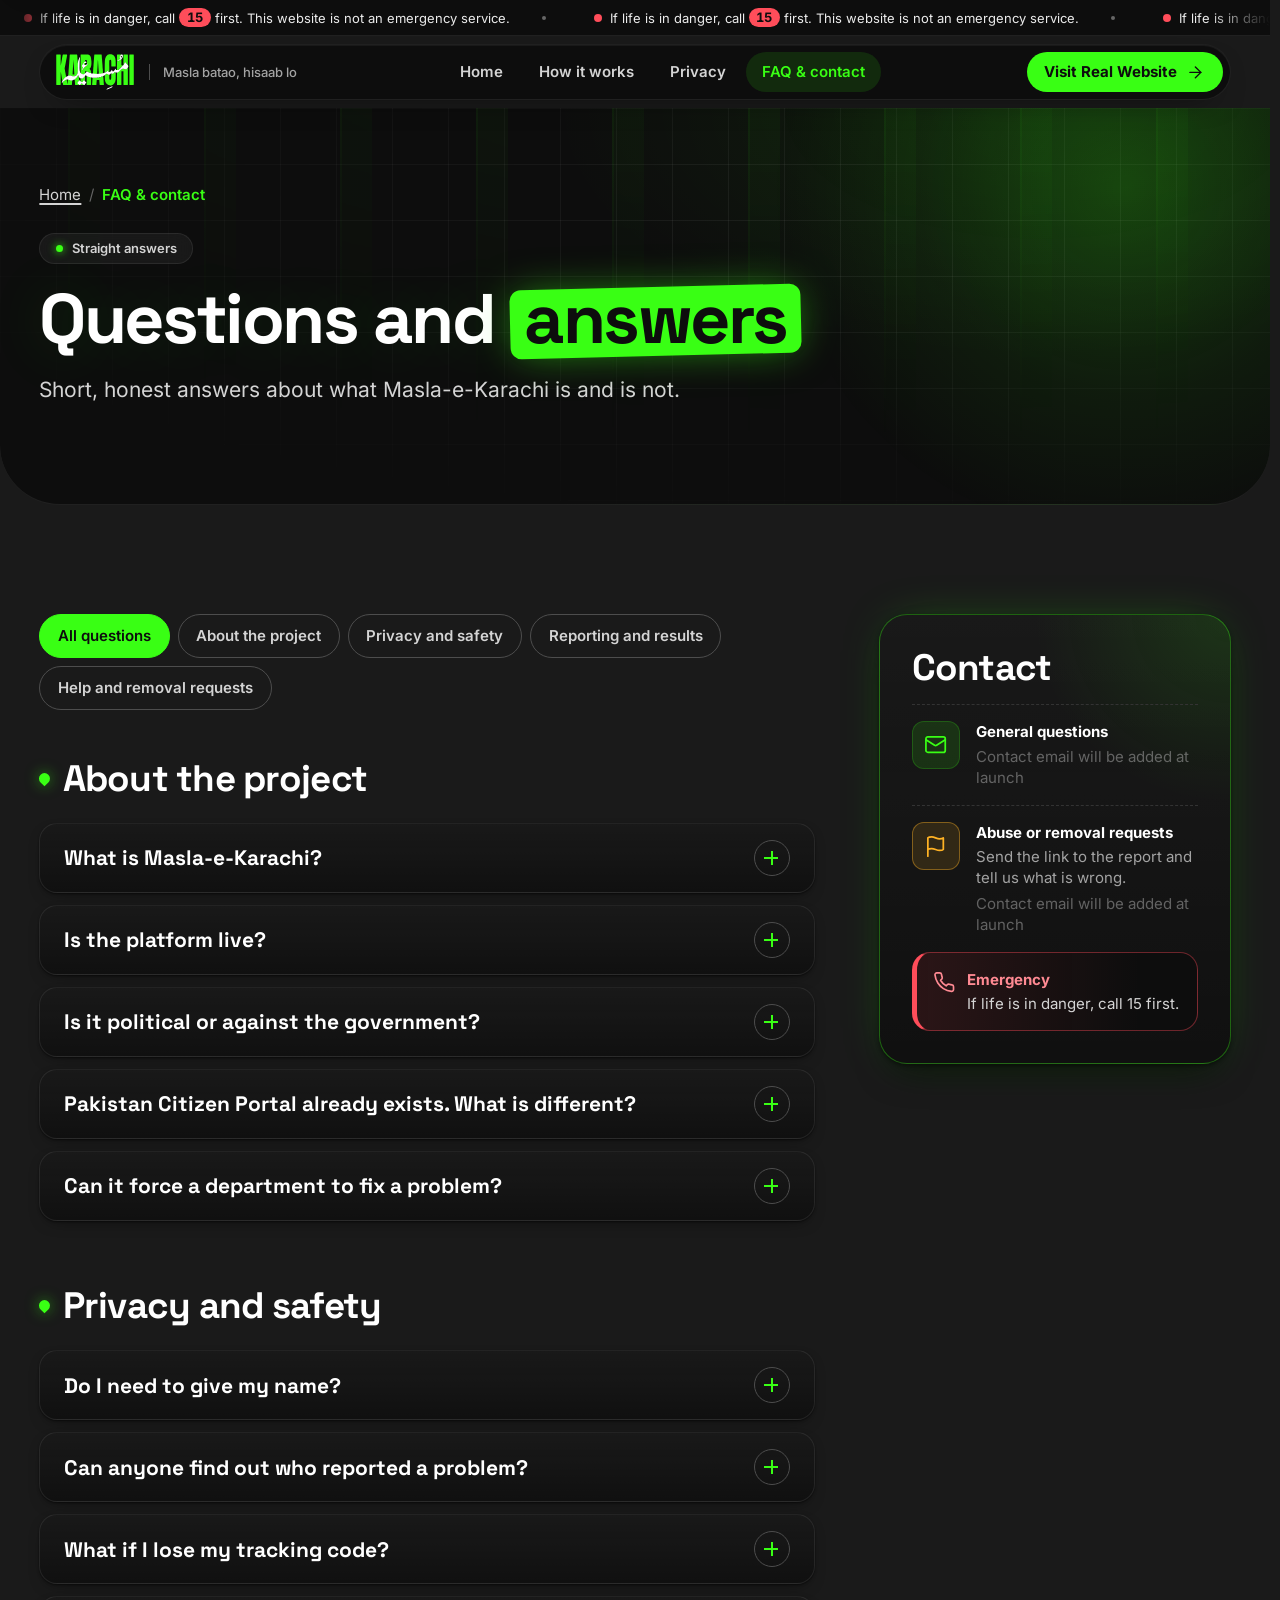
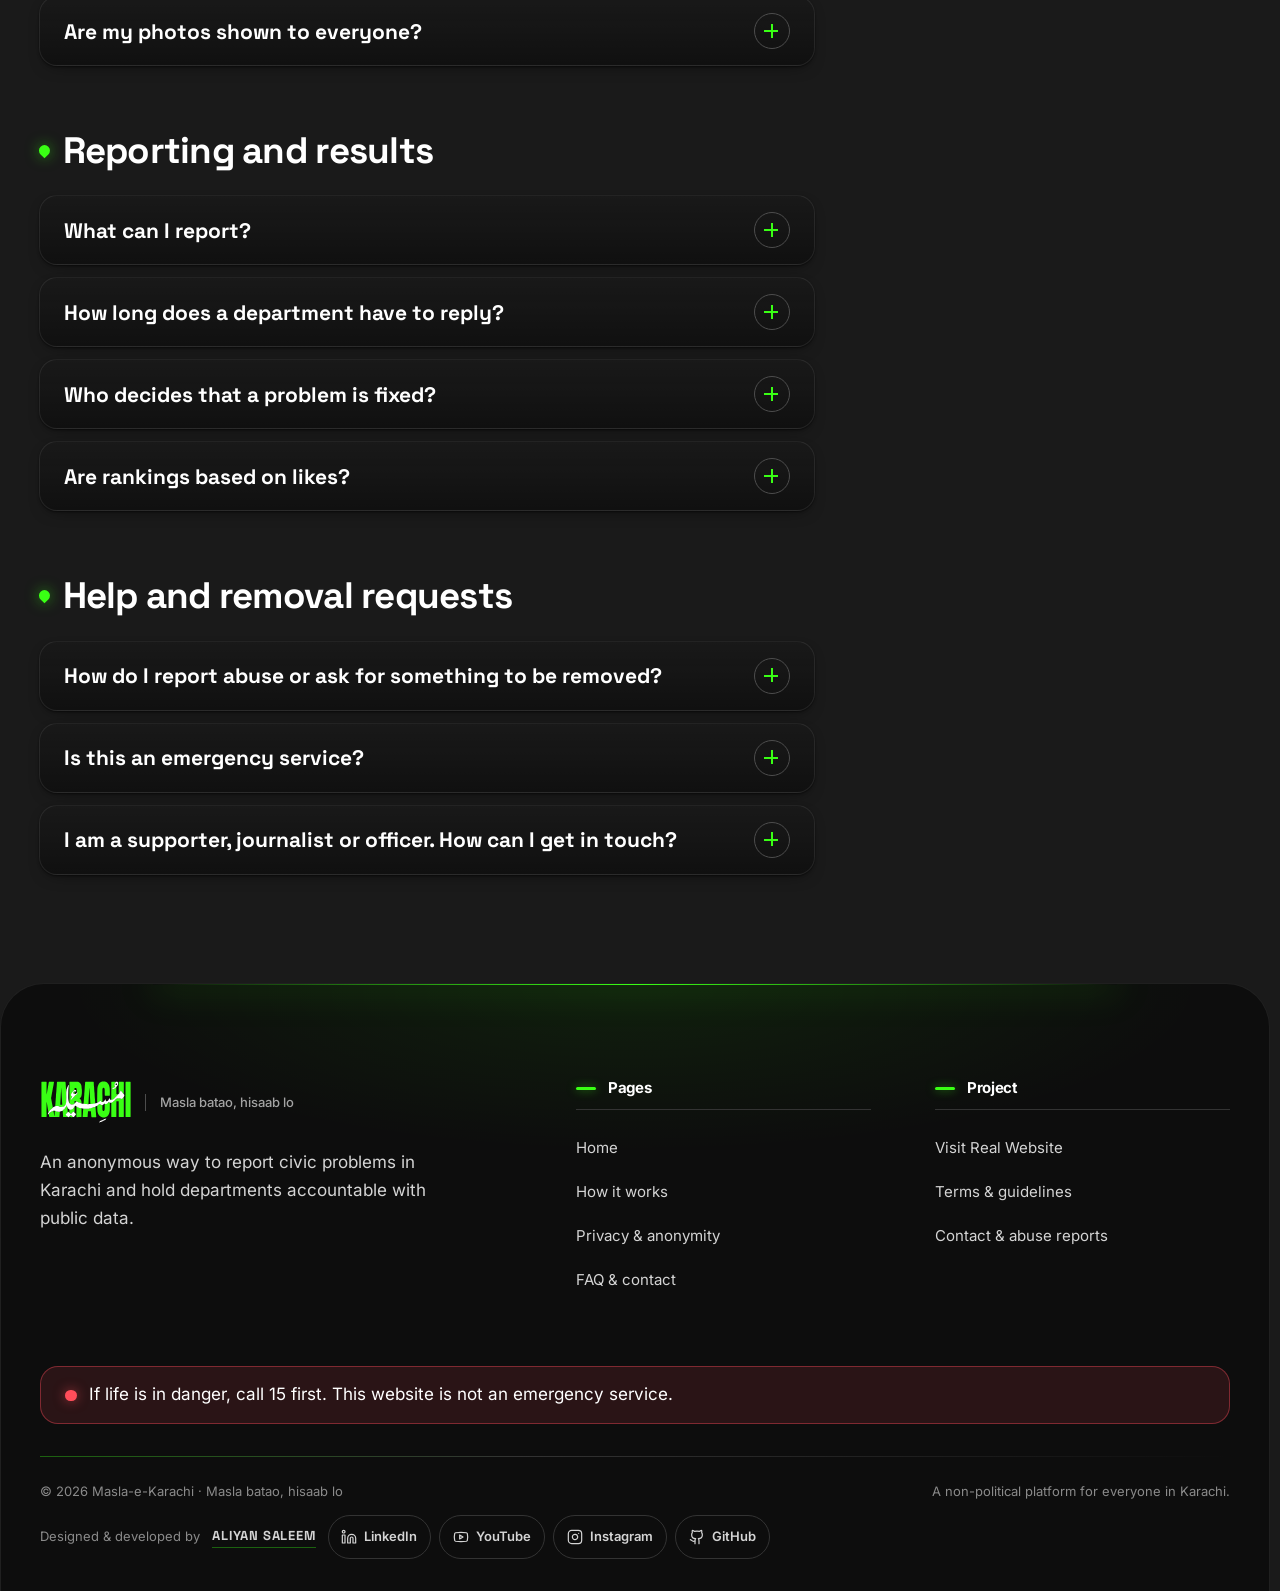
<file: docs/faq.html>
<!DOCTYPE html>
<html lang="en" dir="ltr" class="no-js">
<head>
<meta charset="utf-8">
<meta name="viewport" content="width=device-width, initial-scale=1, viewport-fit=cover">
<meta http-equiv="Content-Security-Policy" content="default-src 'none'; script-src 'self' 'sha256-VDVDNNRTREupwUTWnq6itaNdc1TFEVFbXV4xlAS7Gow='; style-src 'self'; img-src 'self' data:; font-src 'self'; connect-src 'self'; manifest-src 'self'; base-uri 'self'; form-action 'none'; object-src 'none'; upgrade-insecure-requests">
<meta name="referrer" content="strict-origin-when-cross-origin">
<title data-i18n="meta.faq.title">FAQ and contact — Masla-e-Karachi</title>
<meta name="description" content="Answers about Masla-e-Karachi: what it is, how anonymity works, how problems are reported and confirmed, and how to contact us or request removal." data-i18n-content="meta.faq.desc">
<meta name="robots" content="index, follow, max-image-preview:large">
<meta name="author" content="Aliyan Saleem">
<meta name="creator" content="Aliyan Saleem">
<link rel="author" href="humans.txt">
<meta name="theme-color" content="#1A1A1A">
<meta name="color-scheme" content="dark">
<meta name="format-detection" content="telephone=no">
<meta name="application-name" content="Masla-e-Karachi">
<meta name="apple-mobile-web-app-title" content="Masla-e-Karachi">
<link rel="canonical" href="https://buildsbyaliyan.github.io/masla-e-karachi-landing/faq.html">

<!-- Open Graph + Twitter (WhatsApp / Facebook / X preview). -->
<meta property="og:type" content="website">
<meta property="og:site_name" content="Masla-e-Karachi">
<meta property="og:locale" content="en_US">
<meta property="og:url" content="https://buildsbyaliyan.github.io/masla-e-karachi-landing/faq.html">
<meta property="og:title" content="FAQ and contact — Masla-e-Karachi">
<meta property="og:description" content="Answers about Masla-e-Karachi: what it is, how anonymity works, how problems are reported and confirmed, and how to contact us or request removal.">
<meta property="og:image" content="https://buildsbyaliyan.github.io/masla-e-karachi-landing/assets/images/og-image.png">
<meta property="og:image:type" content="image/png">
<meta property="og:image:width" content="1200">
<meta property="og:image:height" content="630">
<meta property="og:image:alt" content="Masla-e-Karachi: Masla batao, hisaab lo">
<meta name="twitter:card" content="summary_large_image">
<meta name="twitter:title" content="FAQ and contact — Masla-e-Karachi">
<meta name="twitter:description" content="Answers about Masla-e-Karachi: what it is, how anonymity works, how problems are reported and confirmed, and how to contact us or request removal.">
<meta name="twitter:image" content="https://buildsbyaliyan.github.io/masla-e-karachi-landing/assets/images/og-image.png">

<!-- Favicons + app icons (tools/make_favicons.py ne banaya) -->
<link rel="icon" href="assets/images/favicon.ico" sizes="48x48">
<link rel="icon" type="image/png" sizes="32x32" href="assets/images/favicons/favicon-32x32.png">
<link rel="icon" type="image/png" sizes="16x16" href="assets/images/favicons/favicon-16x16.png">
<link rel="apple-touch-icon" href="assets/images/favicons/apple-touch-icon.png" sizes="180x180">
<link rel="manifest" href="assets/images/favicons/site.webmanifest">
<meta name="msapplication-config" content="assets/images/favicons/browserconfig.xml">

<!-- Fonts: apne server se (Google Fonts nahi) -->
<link rel="preload" href="assets/fonts/space-grotesk/space-grotesk-latin-wght-normal.woff2" as="font" type="font/woff2" crossorigin>
<link rel="preload" href="assets/fonts/inter/inter-latin-wght-normal.woff2" as="font" type="font/woff2" crossorigin>
<link rel="stylesheet" href="assets/fonts/fonts.css">

<link rel="stylesheet" href="css/variables.css">
<link rel="stylesheet" href="css/base.css">
<link rel="stylesheet" href="css/layout.css">
<link rel="stylesheet" href="css/components.css">
<link rel="stylesheet" href="css/pages.css">

<script>document.documentElement.className = 'js';</script>
<script type="application/ld+json">
{
  "@context": "https://schema.org",
  "@graph": [
    {
      "@type": "Organization",
      "@id": "https://buildsbyaliyan.github.io/masla-e-karachi-landing/#org",
      "name": "Masla-e-Karachi",
      "slogan": "Masla batao, hisaab lo",
      "url": "https://maslaekarachi.pk",
      "logo": "https://buildsbyaliyan.github.io/masla-e-karachi-landing/assets/images/logo.png",
      "description": "An anonymous way for the people of Karachi to report civic problems and see which departments respond. Platform under development.",
      "areaServed": {
        "@type": "City",
        "name": "Karachi"
      }
    },
    {
      "@type": "WebSite",
      "@id": "https://buildsbyaliyan.github.io/masla-e-karachi-landing/#site",
      "url": "https://buildsbyaliyan.github.io/masla-e-karachi-landing/",
      "name": "Masla-e-Karachi",
      "inLanguage": "en",
      "publisher": {
        "@id": "https://buildsbyaliyan.github.io/masla-e-karachi-landing/#org"
      },
      "author": {
        "@id": "#developer"
      }
    },
    {
      "@type": "FAQPage",
      "mainEntity": [
        {
          "@type": "Question",
          "name": "What is Masla-e-Karachi?",
          "acceptedAnswer": {
            "@type": "Answer",
            "text": "It is an anonymous civic complaint and accountability platform for the people of Karachi. You report a problem with a photo and a location, the responsible department must answer, and departments are ranked on real data."
          }
        },
        {
          "@type": "Question",
          "name": "Is the platform live?",
          "acceptedAnswer": {
            "@type": "Answer",
            "text": "Not yet. The real platform is under development. This website introduces the idea, and the button on every page takes you to the real website."
          }
        },
        {
          "@type": "Question",
          "name": "Is it political or against the government?",
          "acceptedAnswer": {
            "@type": "Answer",
            "text": "No. It is a non-political platform for everyone. It does not take sides and does not accuse any person."
          }
        },
        {
          "@type": "Question",
          "name": "Pakistan Citizen Portal already exists. What is different?",
          "acceptedAnswer": {
            "@type": "Answer",
            "text": "Masla-e-Karachi lets you complain anonymously, shows every problem on a public map, and ranks departments publicly on their results."
          }
        },
        {
          "@type": "Question",
          "name": "Can it force a department to fix a problem?",
          "acceptedAnswer": {
            "@type": "Answer",
            "text": "No. Its power is public transparency: everyone can see the problem, the reply and the result."
          }
        },
        {
          "@type": "Question",
          "name": "Do I need to give my name?",
          "acceptedAnswer": {
            "@type": "Answer",
            "text": "No. We never ask for your name, phone number or email, and you do not need to log in to report."
          }
        },
        {
          "@type": "Question",
          "name": "Can anyone find out who reported a problem?",
          "acceptedAnswer": {
            "@type": "Answer",
            "text": "We design the platform so that they cannot: photo details are removed, IP addresses are stored only as a hash, and every report is moderated. Read more on the privacy page."
          }
        },
        {
          "@type": "Question",
          "name": "What if I lose my tracking code?",
          "acceptedAnswer": {
            "@type": "Answer",
            "text": "It cannot be recovered, because we store only a scrambled version of it. Please keep it in a safe place."
          }
        },
        {
          "@type": "Question",
          "name": "Are my photos shown to everyone?",
          "acceptedAnswer": {
            "@type": "Answer",
            "text": "Photos are shown only after a moderator approves them, and faces and number plates are blurred. For sensitive problems the exact location and photo stay private."
          }
        },
        {
          "@type": "Question",
          "name": "What can I report?",
          "acceptedAnswer": {
            "@type": "Answer",
            "text": "Civic problems such as open gutters, broken roads, garbage, water and sewerage, electricity, gas and street lights. Sensitive problems like illegal liquor dens, drug spots and bhatta (extortion) are handled with extra care."
          }
        },
        {
          "@type": "Question",
          "name": "How long does a department have to reply?",
          "acceptedAnswer": {
            "@type": "Answer",
            "text": "If nothing happens for 7 days, the problem is marked Overdue, a senior officer is emailed and the department’s ranking goes down."
          }
        },
        {
          "@type": "Question",
          "name": "Who decides that a problem is fixed?",
          "acceptedAnswer": {
            "@type": "Answer",
            "text": "The fix needs proof, an after-photo with a matching location. Then nearby residents confirm that it is really fixed."
          }
        },
        {
          "@type": "Question",
          "name": "Are rankings based on likes?",
          "acceptedAnswer": {
            "@type": "Answer",
            "text": "No. Rankings use data only: resolution rate, average days, pending, overdue and reopened problems."
          }
        },
        {
          "@type": "Question",
          "name": "How do I report abuse or ask for something to be removed?",
          "acceptedAnswer": {
            "@type": "Answer",
            "text": "Use the contact details on this page and include the link to the report and what is wrong. Every report is reviewed by a moderator."
          }
        },
        {
          "@type": "Question",
          "name": "Is this an emergency service?",
          "acceptedAnswer": {
            "@type": "Answer",
            "text": "No. If life is in danger, call 15 first. This website is not an emergency service."
          }
        },
        {
          "@type": "Question",
          "name": "I am a supporter, journalist or officer. How can I get in touch?",
          "acceptedAnswer": {
            "@type": "Answer",
            "text": "Please use the contact details on this page. We would be glad to hear from you."
          }
        }
      ]
    },
    {
      "@type": "Person",
      "@id": "#developer",
      "name": "Aliyan Saleem",
      "jobTitle": "Developer & Designer",
      "url": "https://portfolio-aliyan-saleem.vercel.app",
      "sameAs": [
        "https://portfolio-aliyan-saleem.vercel.app",
        "https://github.com/BuildsByAliyan"
      ]
    }
  ]
}
</script>
</head>
<body>
<a class="skip-link" href="#main" data-i18n="skip">Skip to content</a>
<div class="scroll-progress" aria-hidden="true"><span class="scroll-progress__bar"></span></div>

<div class="emergency-bar" role="note">
  <div class="container emergency-bar__inner">
    <p data-i18n-html="emergency.bar">If life is in danger, call <strong class="ltr">15</strong> first. This website is not an emergency service.</p>
  </div>
</div>

<header class="site-header" id="top">
  <div class="container site-header__inner">
    <a class="brand" href="index.html">
      <img class="brand__logo" src="assets/images/logo.svg" alt="Masla-e-Karachi" width="83" height="40" decoding="async">
      <span class="brand__tag" data-i18n="brand.tag">Masla batao, hisaab lo</span>
    </a>

    <nav class="site-nav" id="site-nav" aria-label="Main menu" data-i18n-aria-label="nav.label">
      <ul class="site-nav__list">
        <li><a href="index.html" data-i18n="nav.home">Home</a></li>
        <li><a href="how-it-works.html" data-i18n="nav.how">How it works</a></li>
        <li><a href="privacy.html" data-i18n="nav.privacy">Privacy</a></li>
        <li><a href="faq.html" aria-current="page" data-i18n="nav.faq">FAQ &amp; contact</a></li>
        <li class="site-nav__cta"><a class="btn" href="#" target="_blank" rel="noopener" data-live-link><span data-i18n="cta.visit">Visit Real Website</span><svg class="icon icon-flip" viewBox="0 0 24 24" aria-hidden="true" focusable="false"><path d="M5 12h14"/><path d="m12 5 7 7-7 7"/></svg></a></li>
      </ul>
    </nav>

    <div class="site-header__actions">
      <a class="btn btn--sm site-header__cta" href="#" target="_blank" rel="noopener" data-live-link><span data-i18n="cta.visit">Visit Real Website</span><svg class="icon icon-flip" viewBox="0 0 24 24" aria-hidden="true" focusable="false"><path d="M5 12h14"/><path d="m12 5 7 7-7 7"/></svg></a>
      <button class="nav-toggle" type="button" aria-expanded="false" aria-controls="site-nav" aria-label="Open menu" data-i18n-aria-label="nav.toggle">
        <span class="nav-toggle__bars"></span>
      </button>
    </div>
  </div>
</header>

<main id="main">
<section class="page-hero page-hero--faq">
  <div class="page-hero__bg" aria-hidden="true"><span class="hero__grid-lines"></span><span class="hero__glow"></span></div>
  <div class="container">
    <nav aria-label="Breadcrumb" data-i18n-aria-label="crumb.label">
      <ol class="breadcrumb">
        <li><a href="index.html" data-i18n="nav.home">Home</a></li>
        <li><span aria-current="page" data-i18n="nav.faq">FAQ &amp; contact</span></li>
      </ol>
    </nav>
    <span class="page-hero__pill" data-i18n="faq.pill">Straight answers</span>
    <h1><span data-i18n="faq.h1.a">Questions and</span> <span class="hl" data-i18n="faq.h1.b">answers</span></h1>
    <p data-i18n="faq.lead">Short, honest answers about what Masla-e-Karachi is and is not.</p>
  </div>
</section>

<section class="section" id="faq">
  <div class="container faq-layout">
    <div class="faq-main">
      <div class="faq-filter" role="group" aria-label="Filter questions by topic" data-i18n-aria-label="faq.filter.label" data-faq-filter>
        <button class="faq-filter__chip" type="button" data-filter="all" aria-pressed="true" data-i18n="faq.filter.all">All questions</button>
        <button class="faq-filter__chip" type="button" data-filter="about" aria-pressed="false" data-i18n="faq.g.about">About the project</button>
        <button class="faq-filter__chip" type="button" data-filter="privacy" aria-pressed="false" data-i18n="faq.g.privacy">Privacy and safety</button>
        <button class="faq-filter__chip" type="button" data-filter="reporting" aria-pressed="false" data-i18n="faq.g.reporting">Reporting and results</button>
        <button class="faq-filter__chip" type="button" data-filter="help" aria-pressed="false" data-i18n="faq.g.help">Help and removal requests</button>
      </div>
      <div class="faq-group reveal" data-group="about">
        <h2 class="faq-group__title" data-i18n="faq.g.about">About the project</h2>
        <div class="accordion">
        <div class="accordion__item">
          <h3><button class="accordion__button" type="button" aria-expanded="false" aria-controls="faq-a1" id="faq-q1"><span data-i18n="faq.what.q">What is Masla-e-Karachi?</span></button></h3>
          <div class="accordion__panel" id="faq-a1" role="region" aria-labelledby="faq-q1">
            <div class="accordion__panel-inner"><div class="accordion__content"><p data-i18n-html="faq.what.a">It is an anonymous civic complaint and accountability platform for the people of Karachi. You report a problem with a photo and a location, the responsible department must answer, and departments are ranked on real data.</p></div></div>
          </div>
        </div>
<div class="accordion__item">
          <h3><button class="accordion__button" type="button" aria-expanded="false" aria-controls="faq-a2" id="faq-q2"><span data-i18n="faq.live.q">Is the platform live?</span></button></h3>
          <div class="accordion__panel" id="faq-a2" role="region" aria-labelledby="faq-q2">
            <div class="accordion__panel-inner"><div class="accordion__content"><p data-i18n-html="faq.live.a">Not yet. The real platform is under development. This website introduces the idea, and the button on every page takes you to the real website.</p></div></div>
          </div>
        </div>
<div class="accordion__item">
          <h3><button class="accordion__button" type="button" aria-expanded="false" aria-controls="faq-a3" id="faq-q3"><span data-i18n="faq.political.q">Is it political or against the government?</span></button></h3>
          <div class="accordion__panel" id="faq-a3" role="region" aria-labelledby="faq-q3">
            <div class="accordion__panel-inner"><div class="accordion__content"><p data-i18n-html="faq.political.a">No. It is a non-political platform for everyone. It does not take sides and does not accuse any person.</p></div></div>
          </div>
        </div>
<div class="accordion__item">
          <h3><button class="accordion__button" type="button" aria-expanded="false" aria-controls="faq-a4" id="faq-q4"><span data-i18n="faq.portal.q">Pakistan Citizen Portal already exists. What is different?</span></button></h3>
          <div class="accordion__panel" id="faq-a4" role="region" aria-labelledby="faq-q4">
            <div class="accordion__panel-inner"><div class="accordion__content"><p data-i18n-html="faq.portal.a">Masla-e-Karachi lets you complain anonymously, shows every problem on a public map, and ranks departments publicly on their results.</p></div></div>
          </div>
        </div>
<div class="accordion__item">
          <h3><button class="accordion__button" type="button" aria-expanded="false" aria-controls="faq-a5" id="faq-q5"><span data-i18n="faq.force.q">Can it force a department to fix a problem?</span></button></h3>
          <div class="accordion__panel" id="faq-a5" role="region" aria-labelledby="faq-q5">
            <div class="accordion__panel-inner"><div class="accordion__content"><p data-i18n-html="faq.force.a">No. Its power is public transparency: everyone can see the problem, the reply and the result.</p></div></div>
          </div>
        </div>
        </div>
      </div>
      <div class="faq-group reveal" data-group="privacy">
        <h2 class="faq-group__title" data-i18n="faq.g.privacy">Privacy and safety</h2>
        <div class="accordion">
        <div class="accordion__item">
          <h3><button class="accordion__button" type="button" aria-expanded="false" aria-controls="faq-a6" id="faq-q6"><span data-i18n="faq.name.q">Do I need to give my name?</span></button></h3>
          <div class="accordion__panel" id="faq-a6" role="region" aria-labelledby="faq-q6">
            <div class="accordion__panel-inner"><div class="accordion__content"><p data-i18n-html="faq.name.a">No. We never ask for your name, phone number or email, and you do not need to log in to report.</p></div></div>
          </div>
        </div>
<div class="accordion__item">
          <h3><button class="accordion__button" type="button" aria-expanded="false" aria-controls="faq-a7" id="faq-q7"><span data-i18n="faq.find.q">Can anyone find out who reported a problem?</span></button></h3>
          <div class="accordion__panel" id="faq-a7" role="region" aria-labelledby="faq-q7">
            <div class="accordion__panel-inner"><div class="accordion__content"><p data-i18n-html="faq.find.a">We design the platform so that they cannot: photo details are removed, IP addresses are stored only as a hash, and every report is moderated. Read more on the <a href="privacy.html">privacy page</a>.</p></div></div>
          </div>
        </div>
<div class="accordion__item">
          <h3><button class="accordion__button" type="button" aria-expanded="false" aria-controls="faq-a8" id="faq-q8"><span data-i18n="faq.lost.q">What if I lose my tracking code?</span></button></h3>
          <div class="accordion__panel" id="faq-a8" role="region" aria-labelledby="faq-q8">
            <div class="accordion__panel-inner"><div class="accordion__content"><p data-i18n-html="faq.lost.a">It cannot be recovered, because we store only a scrambled version of it. Please keep it in a safe place.</p></div></div>
          </div>
        </div>
<div class="accordion__item">
          <h3><button class="accordion__button" type="button" aria-expanded="false" aria-controls="faq-a9" id="faq-q9"><span data-i18n="faq.public.q">Are my photos shown to everyone?</span></button></h3>
          <div class="accordion__panel" id="faq-a9" role="region" aria-labelledby="faq-q9">
            <div class="accordion__panel-inner"><div class="accordion__content"><p data-i18n-html="faq.public.a">Photos are shown only after a moderator approves them, and faces and number plates are blurred. For sensitive problems the exact location and photo stay private.</p></div></div>
          </div>
        </div>
        </div>
      </div>
      <div class="faq-group reveal" data-group="reporting">
        <h2 class="faq-group__title" data-i18n="faq.g.reporting">Reporting and results</h2>
        <div class="accordion">
        <div class="accordion__item">
          <h3><button class="accordion__button" type="button" aria-expanded="false" aria-controls="faq-a10" id="faq-q10"><span data-i18n="faq.what-report.q">What can I report?</span></button></h3>
          <div class="accordion__panel" id="faq-a10" role="region" aria-labelledby="faq-q10">
            <div class="accordion__panel-inner"><div class="accordion__content"><p data-i18n-html="faq.what-report.a">Civic problems such as open gutters, broken roads, garbage, water and sewerage, electricity, gas and street lights. Sensitive problems like illegal liquor dens, drug spots and bhatta (extortion) are handled with extra care.</p></div></div>
          </div>
        </div>
<div class="accordion__item">
          <h3><button class="accordion__button" type="button" aria-expanded="false" aria-controls="faq-a11" id="faq-q11"><span data-i18n="faq.seven.q">How long does a department have to reply?</span></button></h3>
          <div class="accordion__panel" id="faq-a11" role="region" aria-labelledby="faq-q11">
            <div class="accordion__panel-inner"><div class="accordion__content"><p data-i18n-html="faq.seven.a">If nothing happens for 7 days, the problem is marked Overdue, a senior officer is emailed and the department’s ranking goes down.</p></div></div>
          </div>
        </div>
<div class="accordion__item">
          <h3><button class="accordion__button" type="button" aria-expanded="false" aria-controls="faq-a12" id="faq-q12"><span data-i18n="faq.who-fixed.q">Who decides that a problem is fixed?</span></button></h3>
          <div class="accordion__panel" id="faq-a12" role="region" aria-labelledby="faq-q12">
            <div class="accordion__panel-inner"><div class="accordion__content"><p data-i18n-html="faq.who-fixed.a">The fix needs proof, an after-photo with a matching location. Then nearby residents confirm that it is really fixed.</p></div></div>
          </div>
        </div>
<div class="accordion__item">
          <h3><button class="accordion__button" type="button" aria-expanded="false" aria-controls="faq-a13" id="faq-q13"><span data-i18n="faq.likes.q">Are rankings based on likes?</span></button></h3>
          <div class="accordion__panel" id="faq-a13" role="region" aria-labelledby="faq-q13">
            <div class="accordion__panel-inner"><div class="accordion__content"><p data-i18n-html="faq.likes.a">No. Rankings use data only: resolution rate, average days, pending, overdue and reopened problems.</p></div></div>
          </div>
        </div>
        </div>
      </div>
      <div class="faq-group reveal" data-group="help">
        <h2 class="faq-group__title" data-i18n="faq.g.help">Help and removal requests</h2>
        <div class="accordion">
        <div class="accordion__item">
          <h3><button class="accordion__button" type="button" aria-expanded="false" aria-controls="faq-a14" id="faq-q14"><span data-i18n="faq.abuse.q">How do I report abuse or ask for something to be removed?</span></button></h3>
          <div class="accordion__panel" id="faq-a14" role="region" aria-labelledby="faq-q14">
            <div class="accordion__panel-inner"><div class="accordion__content"><p data-i18n-html="faq.abuse.a">Use the contact details on this page and include the link to the report and what is wrong. Every report is reviewed by a moderator.</p></div></div>
          </div>
        </div>
<div class="accordion__item">
          <h3><button class="accordion__button" type="button" aria-expanded="false" aria-controls="faq-a15" id="faq-q15"><span data-i18n="faq.emergency.q">Is this an emergency service?</span></button></h3>
          <div class="accordion__panel" id="faq-a15" role="region" aria-labelledby="faq-q15">
            <div class="accordion__panel-inner"><div class="accordion__content"><p data-i18n-html="faq.emergency.a">No. If life is in danger, call <strong>15</strong> first. This website is not an emergency service.</p></div></div>
          </div>
        </div>
<div class="accordion__item">
          <h3><button class="accordion__button" type="button" aria-expanded="false" aria-controls="faq-a16" id="faq-q16"><span data-i18n="faq.partner.q">I am a supporter, journalist or officer. How can I get in touch?</span></button></h3>
          <div class="accordion__panel" id="faq-a16" role="region" aria-labelledby="faq-q16">
            <div class="accordion__panel-inner"><div class="accordion__content"><p data-i18n-html="faq.partner.a">Please use the contact details on this page. We would be glad to hear from you.</p></div></div>
          </div>
        </div>
        </div>
      </div>
    </div>
    <aside class="contact-card reveal" id="contact" aria-labelledby="contact-h">
        <h2 id="contact-h" data-i18n="contact.h">Contact</h2>
        <div class="contact-card__row">
          <span class="icon-badge"><svg class="icon" viewBox="0 0 24 24" aria-hidden="true" focusable="false"><rect width="20" height="16" x="2" y="4" rx="2"/><path d="m22 7-8.97 5.7a1.94 1.94 0 0 1-2.06 0L2 7"/></svg></span>
          <div>
            <strong data-i18n="contact.general">General questions</strong>
            <a href="#" data-contact-link data-i18n="contact.email">Contact email will be added at launch</a>
          </div>
        </div>
        <div class="contact-card__row">
          <span class="icon-badge icon-badge--pending"><svg class="icon" viewBox="0 0 24 24" aria-hidden="true" focusable="false"><path d="M4 15s1-1 4-1 5 2 8 2 4-1 4-1V3s-1 1-4 1-5-2-8-2-4 1-4 1z"/><line x1="4" x2="4" y1="22" y2="15"/></svg></span>
          <div>
            <strong data-i18n="contact.abuse">Abuse or removal requests</strong>
            <span data-i18n="contact.abuse.p">Send the link to the report and tell us what is wrong.</span>
            <a href="#" data-contact-link data-i18n="contact.email">Contact email will be added at launch</a>
          </div>
        </div>
        <div class="contact-card__emergency">
          <svg class="icon" viewBox="0 0 24 24" aria-hidden="true" focusable="false"><path d="M22 16.92v3a2 2 0 0 1-2.18 2 19.79 19.79 0 0 1-8.63-3.07 19.5 19.5 0 0 1-6-6 19.79 19.79 0 0 1-3.07-8.67A2 2 0 0 1 4.11 2h3a2 2 0 0 1 2 1.72c.127.96.361 1.903.7 2.81a2 2 0 0 1-.45 2.11L8.09 9.91a16 16 0 0 0 6 6l1.27-1.27a2 2 0 0 1 2.11-.45c.907.339 1.85.573 2.81.7A2 2 0 0 1 22 16.92z"/></svg>
          <div>
            <strong data-i18n="contact.emerg">Emergency</strong>
            <span data-i18n="contact.emerg.p">If life is in danger, call 15 first.</span>
          </div>
        </div>
      </aside>
  </div>
</section>
</main>

<footer class="site-footer">
  <div class="container">
    <div class="site-footer__grid">
      <div class="site-footer__brand">
        <a class="brand" href="index.html">
          <img class="brand__logo" src="assets/images/logo.svg" alt="Masla-e-Karachi" width="83" height="40" loading="lazy" decoding="async">
          <span class="brand__tag" data-i18n="brand.tag">Masla batao, hisaab lo</span>
        </a>
        <p class="site-footer__tagline" data-i18n="footer.tagline">An anonymous way to report civic problems in Karachi and hold departments accountable with public data.</p>
      </div>

      <nav class="footer-nav" aria-label="Pages" data-i18n-aria-label="footer.pages.label">
        <h3 data-i18n="footer.pages">Pages</h3>
        <ul>
          <li><a href="index.html" data-i18n="nav.home">Home</a></li>
          <li><a href="how-it-works.html" data-i18n="nav.how">How it works</a></li>
          <li><a href="privacy.html" data-i18n="nav.privacy.full">Privacy &amp; anonymity</a></li>
          <li><a href="faq.html" data-i18n="nav.faq">FAQ &amp; contact</a></li>
        </ul>
      </nav>

      <nav class="footer-nav" aria-label="Project" data-i18n-aria-label="footer.project.label">
        <h3 data-i18n="footer.project">Project</h3>
        <ul>
          <li><a href="#" target="_blank" rel="noopener" data-live-link><span data-i18n="cta.visit">Visit Real Website</span></a></li>
          <li><a href="terms.html" data-i18n="nav.terms">Terms &amp; guidelines</a></li>
          <li><a href="faq.html#contact" data-i18n="nav.contact">Contact &amp; abuse reports</a></li>
        </ul>
      </nav>
    </div>

    <p class="site-footer__emergency" data-i18n="footer.emergency">If life is in danger, call 15 first. This website is not an emergency service.</p>

    <div class="site-footer__legal">
      <span data-i18n="footer.legal1">© 2026 Masla-e-Karachi · Masla batao, hisaab lo</span>
      <span data-i18n="footer.legal2">A non-political platform for everyone in Karachi.</span>
    </div>
  </div>
</footer>

<script src="js/config.js" defer></script>
<script src="js/i18n.js" defer></script>
<script src="js/main.js" defer></script>
<script src="js/faq.js" defer></script>
</body>
</html>
</file>
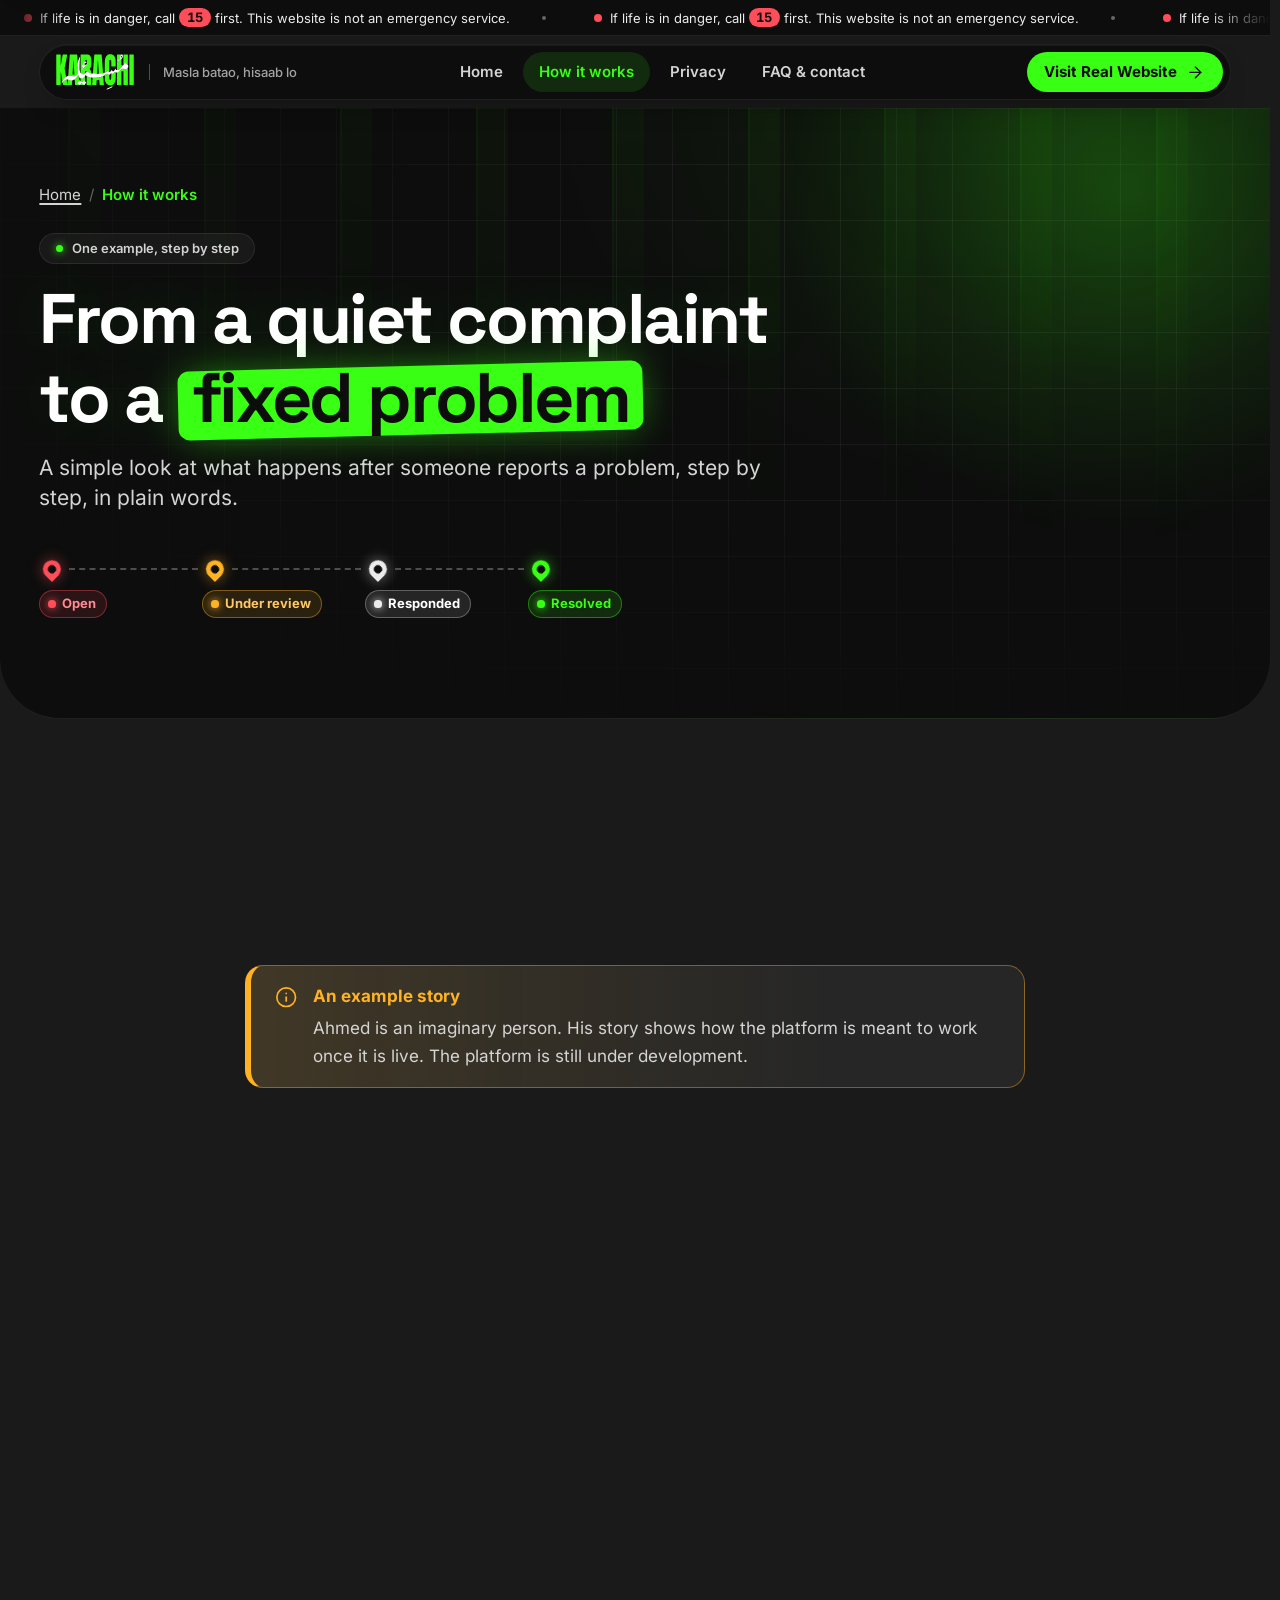
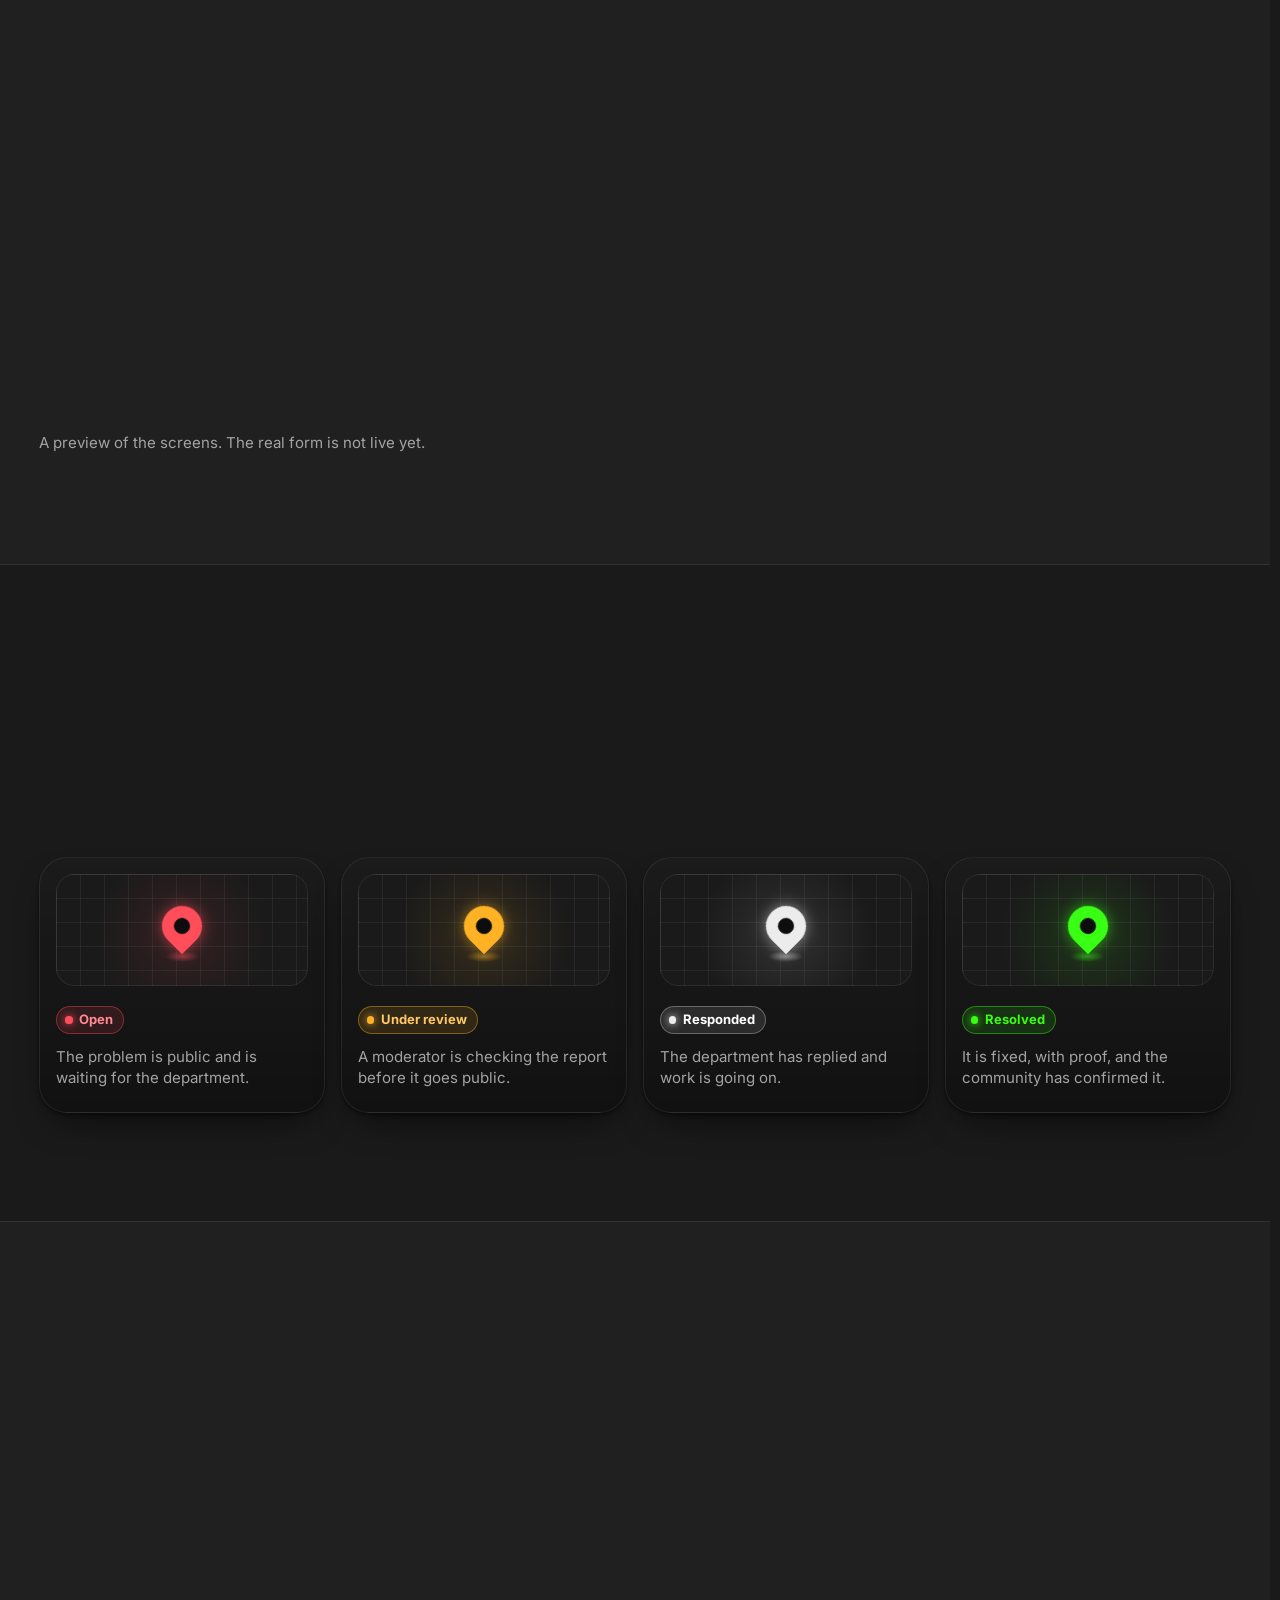
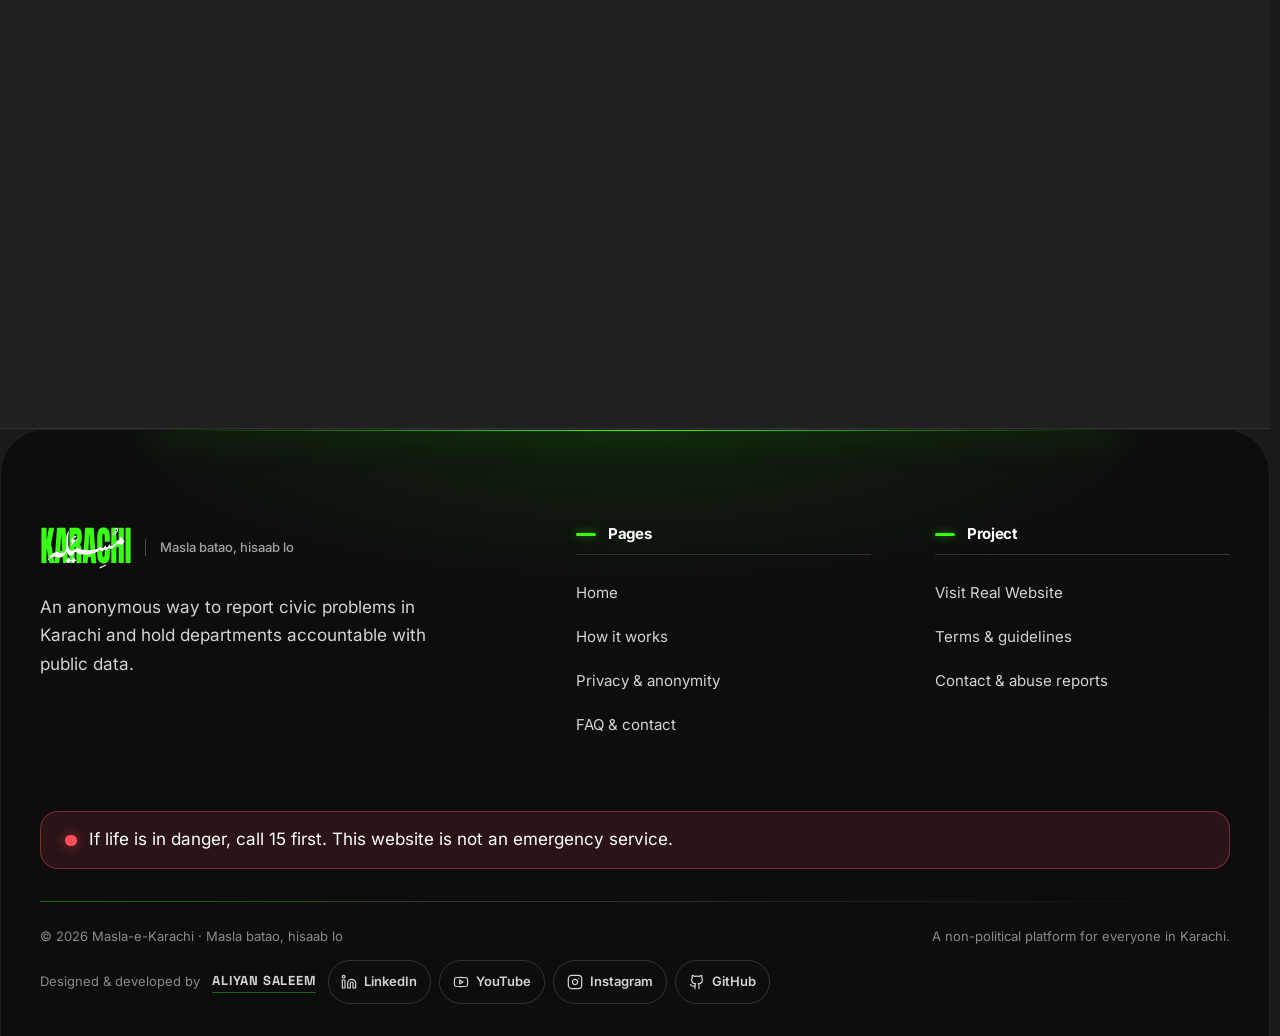
<file: docs/how-it-works.html>
<!DOCTYPE html>
<html lang="en" dir="ltr" class="no-js">
<head>
<meta charset="utf-8">
<meta name="viewport" content="width=device-width, initial-scale=1, viewport-fit=cover">
<meta http-equiv="Content-Security-Policy" content="default-src 'none'; script-src 'self' 'sha256-VDVDNNRTREupwUTWnq6itaNdc1TFEVFbXV4xlAS7Gow='; style-src 'self'; img-src 'self' data:; font-src 'self'; connect-src 'self'; manifest-src 'self'; base-uri 'self'; form-action 'none'; object-src 'none'; upgrade-insecure-requests">
<meta name="referrer" content="strict-origin-when-cross-origin">
<title data-i18n="meta.how.title">How it works — Masla-e-Karachi</title>
<meta name="description" content="See how a problem goes from an anonymous report to a confirmed fix: moderation, department reply, community confirmation and public rankings." data-i18n-content="meta.how.desc">
<meta name="robots" content="index, follow, max-image-preview:large">
<meta name="author" content="Aliyan Saleem">
<meta name="creator" content="Aliyan Saleem">
<link rel="author" href="humans.txt">
<meta name="theme-color" content="#1A1A1A">
<meta name="color-scheme" content="dark">
<meta name="format-detection" content="telephone=no">
<meta name="application-name" content="Masla-e-Karachi">
<meta name="apple-mobile-web-app-title" content="Masla-e-Karachi">
<link rel="canonical" href="https://buildsbyaliyan.github.io/masla-e-karachi-landing/how-it-works.html">

<!-- Open Graph + Twitter (WhatsApp / Facebook / X preview). -->
<meta property="og:type" content="website">
<meta property="og:site_name" content="Masla-e-Karachi">
<meta property="og:locale" content="en_US">
<meta property="og:url" content="https://buildsbyaliyan.github.io/masla-e-karachi-landing/how-it-works.html">
<meta property="og:title" content="How it works — Masla-e-Karachi">
<meta property="og:description" content="See how a problem goes from an anonymous report to a confirmed fix: moderation, department reply, community confirmation and public rankings.">
<meta property="og:image" content="https://buildsbyaliyan.github.io/masla-e-karachi-landing/assets/images/og-image.png">
<meta property="og:image:type" content="image/png">
<meta property="og:image:width" content="1200">
<meta property="og:image:height" content="630">
<meta property="og:image:alt" content="Masla-e-Karachi: Masla batao, hisaab lo">
<meta name="twitter:card" content="summary_large_image">
<meta name="twitter:title" content="How it works — Masla-e-Karachi">
<meta name="twitter:description" content="See how a problem goes from an anonymous report to a confirmed fix: moderation, department reply, community confirmation and public rankings.">
<meta name="twitter:image" content="https://buildsbyaliyan.github.io/masla-e-karachi-landing/assets/images/og-image.png">

<!-- Favicons + app icons (tools/make_favicons.py ne banaya) -->
<link rel="icon" href="assets/images/favicon.ico" sizes="48x48">
<link rel="icon" type="image/png" sizes="32x32" href="assets/images/favicons/favicon-32x32.png">
<link rel="icon" type="image/png" sizes="16x16" href="assets/images/favicons/favicon-16x16.png">
<link rel="apple-touch-icon" href="assets/images/favicons/apple-touch-icon.png" sizes="180x180">
<link rel="manifest" href="assets/images/favicons/site.webmanifest">
<meta name="msapplication-config" content="assets/images/favicons/browserconfig.xml">

<!-- Fonts: apne server se (Google Fonts nahi) -->
<link rel="preload" href="assets/fonts/space-grotesk/space-grotesk-latin-wght-normal.woff2" as="font" type="font/woff2" crossorigin>
<link rel="preload" href="assets/fonts/inter/inter-latin-wght-normal.woff2" as="font" type="font/woff2" crossorigin>
<link rel="stylesheet" href="assets/fonts/fonts.css">

<link rel="stylesheet" href="css/variables.css">
<link rel="stylesheet" href="css/base.css">
<link rel="stylesheet" href="css/layout.css">
<link rel="stylesheet" href="css/components.css">
<link rel="stylesheet" href="css/pages.css">

<script>document.documentElement.className = 'js';</script>
<script type="application/ld+json">
{
  "@context": "https://schema.org",
  "@graph": [
    {
      "@type": "Organization",
      "@id": "https://buildsbyaliyan.github.io/masla-e-karachi-landing/#org",
      "name": "Masla-e-Karachi",
      "slogan": "Masla batao, hisaab lo",
      "url": "https://maslaekarachi.pk",
      "logo": "https://buildsbyaliyan.github.io/masla-e-karachi-landing/assets/images/logo.png",
      "description": "An anonymous way for the people of Karachi to report civic problems and see which departments respond. Platform under development.",
      "areaServed": {
        "@type": "City",
        "name": "Karachi"
      }
    },
    {
      "@type": "WebSite",
      "@id": "https://buildsbyaliyan.github.io/masla-e-karachi-landing/#site",
      "url": "https://buildsbyaliyan.github.io/masla-e-karachi-landing/",
      "name": "Masla-e-Karachi",
      "inLanguage": "en",
      "publisher": {
        "@id": "https://buildsbyaliyan.github.io/masla-e-karachi-landing/#org"
      },
      "author": {
        "@id": "#developer"
      }
    },
    {
      "@type": "BreadcrumbList",
      "itemListElement": [
        {
          "@type": "ListItem",
          "position": 1,
          "name": "Home",
          "item": "https://buildsbyaliyan.github.io/masla-e-karachi-landing/"
        },
        {
          "@type": "ListItem",
          "position": 2,
          "name": "How it works",
          "item": "https://buildsbyaliyan.github.io/masla-e-karachi-landing/how-it-works.html"
        }
      ]
    },
    {
      "@type": "Person",
      "@id": "#developer",
      "name": "Aliyan Saleem",
      "jobTitle": "Developer & Designer",
      "url": "https://portfolio-aliyan-saleem.vercel.app",
      "sameAs": [
        "https://portfolio-aliyan-saleem.vercel.app",
        "https://github.com/BuildsByAliyan"
      ]
    }
  ]
}
</script>
</head>
<body>
<a class="skip-link" href="#main" data-i18n="skip">Skip to content</a>
<div class="scroll-progress" aria-hidden="true"><span class="scroll-progress__bar"></span></div>

<div class="emergency-bar" role="note">
  <div class="container emergency-bar__inner">
    <p data-i18n-html="emergency.bar">If life is in danger, call <strong class="ltr">15</strong> first. This website is not an emergency service.</p>
  </div>
</div>

<header class="site-header" id="top">
  <div class="container site-header__inner">
    <a class="brand" href="index.html">
      <img class="brand__logo" src="assets/images/logo.svg" alt="Masla-e-Karachi" width="83" height="40" decoding="async">
      <span class="brand__tag" data-i18n="brand.tag">Masla batao, hisaab lo</span>
    </a>

    <nav class="site-nav" id="site-nav" aria-label="Main menu" data-i18n-aria-label="nav.label">
      <ul class="site-nav__list">
        <li><a href="index.html" data-i18n="nav.home">Home</a></li>
        <li><a href="how-it-works.html" aria-current="page" data-i18n="nav.how">How it works</a></li>
        <li><a href="privacy.html" data-i18n="nav.privacy">Privacy</a></li>
        <li><a href="faq.html" data-i18n="nav.faq">FAQ &amp; contact</a></li>
        <li class="site-nav__cta"><a class="btn" href="#" target="_blank" rel="noopener" data-live-link><span data-i18n="cta.visit">Visit Real Website</span><svg class="icon icon-flip" viewBox="0 0 24 24" aria-hidden="true" focusable="false"><path d="M5 12h14"/><path d="m12 5 7 7-7 7"/></svg></a></li>
      </ul>
    </nav>

    <div class="site-header__actions">
      <a class="btn btn--sm site-header__cta" href="#" target="_blank" rel="noopener" data-live-link><span data-i18n="cta.visit">Visit Real Website</span><svg class="icon icon-flip" viewBox="0 0 24 24" aria-hidden="true" focusable="false"><path d="M5 12h14"/><path d="m12 5 7 7-7 7"/></svg></a>
      <button class="nav-toggle" type="button" aria-expanded="false" aria-controls="site-nav" aria-label="Open menu" data-i18n-aria-label="nav.toggle">
        <span class="nav-toggle__bars"></span>
      </button>
    </div>
  </div>
</header>

<main id="main">
<section class="page-hero page-hero--how">
  <div class="page-hero__bg" aria-hidden="true"><span class="hero__grid-lines"></span><span class="hero__glow"></span></div>
  <div class="container">
    <nav aria-label="Breadcrumb" data-i18n-aria-label="crumb.label">
      <ol class="breadcrumb">
        <li><a href="index.html" data-i18n="nav.home">Home</a></li>
        <li><span aria-current="page" data-i18n="nav.how">How it works</span></li>
      </ol>
    </nav>
    <span class="page-hero__pill" data-i18n="how.pill">One example, step by step</span>
    <h1><span data-i18n="how.h1.a">From a quiet complaint to a</span> <span class="hl" data-i18n="how.h1.b">fixed problem</span></h1>
    <p data-i18n="how.lead">A simple look at what happens after someone reports a problem, step by step, in plain words.</p>
    <ol class="how-route" aria-label="A report’s journey: from red to green" data-i18n-aria-label="how.route.label">
      <li class="how-route__stop"><span class="pin pin--sm" aria-hidden="true"></span><span class="chip chip--open" data-i18n="chip.open">Open</span></li>
      <li class="how-route__stop"><span class="pin pin--sm pin--review" aria-hidden="true"></span><span class="chip chip--review" data-i18n="chip.review">Under review</span></li>
      <li class="how-route__stop"><span class="pin pin--sm pin--responded" aria-hidden="true"></span><span class="chip chip--responded" data-i18n="chip.responded">Responded</span></li>
      <li class="how-route__stop"><span class="pin pin--sm pin--resolved" aria-hidden="true"></span><span class="chip chip--resolved" data-i18n="chip.resolved">Resolved</span></li>
    </ol>
  </div>
</section>

<section class="section" id="story">
  <div class="container container--narrow">
    <div class="section__head reveal">
      <h2 data-i18n="storyhead.h">Meet Ahmed</h2>
    </div>
    <div class="callout callout--note callout--gap-end" role="note">
      <svg class="icon" viewBox="0 0 24 24" aria-hidden="true" focusable="false"><circle cx="12" cy="12" r="10"/><path d="M12 16v-4"/><path d="M12 8h.01"/></svg>
      <div>
        <span class="callout__title" data-i18n="callout.example.t">An example story</span>
        <p data-i18n="callout.example.p">Ahmed is an imaginary person. His story shows how the platform is meant to work once it is live. The platform is still under development.</p>
      </div>
    </div>
    <ol class="story">
      <li class="story__step story__step--open reveal" data-delay="1">
        <span class="story__pin" aria-hidden="true"></span>
        <div class="story__body">
          <div class="story__meta"><span class="pin pin--sm" aria-hidden="true"></span><span class="story__when" data-i18n="story.1.when">Day 1</span></div>
          <h3 data-i18n="story.1.h">Ahmed sees an open gutter cover</h3>
          <p data-i18n="story.1.p1">Ahmed is 32 and lives in Gulshan-e-Iqbal, Block 13-D. On his way home he sees a gutter with no cover.</p>
          <p data-i18n="story.1.p2">A neighbour shares the website link on WhatsApp. Ahmed reports the problem in four quick steps. He does not type his name, phone number or email.</p>
          <p data-i18n="story.1.p3">At the end he receives a secret tracking code to follow his report.</p>
          <div class="ticket">
            <span class="ticket__label" data-i18n="promise.ticket.label">Your secret tracking code</span>
            <span class="ticket__code ltr">MEK-8F3K-92</span>
          </div>
          <div class="story__chips"><span class="chip chip--open" data-i18n="chip.open">Open</span></div>
        </div>
      </li>
      <li class="story__step story__step--review reveal" data-delay="2">
        <span class="story__pin" aria-hidden="true"></span>
        <div class="story__body">
          <div class="story__meta"><span class="pin pin--sm pin--review" aria-hidden="true"></span><span class="story__when" data-i18n="story.2.when">Day 1 to 2</span></div>
          <h3 data-i18n="story.2.h">A moderator checks the report</h3>
          <p data-i18n="story.2.p1">A moderator reviews the photo and the location. Faces and number plates are blurred.</p>
          <p data-i18n="story.2.p2">Once approved, the problem appears on the public map as a red pin, with the responsible department named: KWSC.</p>
          <div class="story__chips"><span class="chip chip--review" data-i18n="chip.review">Under review</span></div>
        </div>
      </li>
      <li class="story__step story__step--responded reveal" data-delay="3">
        <span class="story__pin" aria-hidden="true"></span>
        <div class="story__body">
          <div class="story__meta"><span class="pin pin--sm pin--responded" aria-hidden="true"></span><span class="story__when" data-i18n="story.3.when">Day 3</span></div>
          <h3 data-i18n="story.3.h">The department replies</h3>
          <p data-i18n="story.3.p1">Neighbours open the report and press “I am affected too”. The verified KWSC officer answers from the official dashboard, fixes the gutter and uploads an after-photo.</p>
          <p data-i18n="story.3.p2">Everyone can see that the department responded.</p>
          <div class="story__chips"><span class="chip chip--responded" data-i18n="chip.responded">Responded</span></div>
        </div>
      </li>
      <li class="story__step story__step--resolved reveal" data-delay="4">
        <span class="story__pin" aria-hidden="true"></span>
        <div class="story__body">
          <div class="story__meta"><span class="pin pin--sm pin--resolved" aria-hidden="true"></span><span class="story__when" data-i18n="story.4.when">Day 5</span></div>
          <h3 data-i18n="story.4.h">The community confirms</h3>
          <p data-i18n="story.4.p1">Residents nearby are asked if it is really fixed. They confirm, and the pin turns green.</p>
          <p data-i18n="story.4.p2">The story appears in Success Stories, and the department’s record improves because the fix is real.</p>
          <div class="story__chips"><span class="chip chip--resolved" data-i18n="chip.resolved">Resolved</span></div>
        </div>
      </li>
    </ol>
  </div>
</section>

<section class="section section--tint" id="report">
  <div class="container">
    <div class="section__head reveal">
      <h2 data-i18n="form.h">Reporting takes four quick steps</h2>
      <p class="section__lead" data-i18n="form.p">No account. No name. It is made to work on a phone.</p>
    </div>
    <div class="mock-grid">
      <article class="mock-card reveal" data-delay="1">
        <div class="mock-card__top">
          <span class="chip chip--soon" data-i18n="form.step.1">Step 1</span>
          <span class="icon-badge"><svg class="icon" viewBox="0 0 24 24" aria-hidden="true" focusable="false"><path d="M4 15s1-1 4-1 5 2 8 2 4-1 4-1V3s-1 1-4 1-5-2-8-2-4 1-4 1z"/><line x1="4" x2="4" y1="22" y2="15"/></svg></span>
        </div>
        <h3 data-i18n="form.1.h">Category</h3>
        <p data-i18n="form.1.p">Choose what kind of problem it is: gutter, road, garbage, water, electricity, gas and more.</p>
        <div class="mock-ui" aria-hidden="true">
          <span class="mock-cat mock-cat--on" data-i18n="mock.cat.1">Gutter</span>
          <span class="mock-cat" data-i18n="mock.cat.2">Road</span>
          <span class="mock-cat" data-i18n="mock.cat.3">Garbage</span>
          <span class="mock-cat" data-i18n="mock.cat.4">Water</span>
          <span class="mock-cat" data-i18n="mock.cat.5">Electricity</span>
          <span class="mock-cat" data-i18n="mock.cat.6">Gas</span>
        </div>
      </article>

      <article class="mock-card reveal" data-delay="2">
        <div class="mock-card__top">
          <span class="chip chip--soon" data-i18n="form.step.2">Step 2</span>
          <span class="icon-badge"><svg class="icon" viewBox="0 0 24 24" aria-hidden="true" focusable="false"><path d="M20 10c0 6-8 12-8 12S4 16 4 10a8 8 0 0 1 16 0Z"/><circle cx="12" cy="10" r="3"/></svg></span>
        </div>
        <h3 data-i18n="form.2.h">Location</h3>
        <p data-i18n="form.2.p">Use your phone’s GPS or place a pin on the map.</p>
        <div class="mock-ui mock-ui--map" aria-hidden="true">
          <span class="mock-map"><span class="pin"></span></span>
          <span class="mock-gps"><svg class="icon" viewBox="0 0 24 24" aria-hidden="true" focusable="false"><circle cx="12" cy="12" r="3"/><path d="M12 2v3"/><path d="M12 19v3"/><path d="M2 12h3"/><path d="M19 12h3"/></svg><span data-i18n="mock.gps">Use my location</span></span>
        </div>
      </article>

      <article class="mock-card reveal" data-delay="3">
        <div class="mock-card__top">
          <span class="chip chip--soon" data-i18n="form.step.3">Step 3</span>
          <span class="icon-badge"><svg class="icon" viewBox="0 0 24 24" aria-hidden="true" focusable="false"><path d="M14.5 4h-5L7 7H4a2 2 0 0 0-2 2v9a2 2 0 0 0 2 2h16a2 2 0 0 0 2-2V9a2 2 0 0 0-2-2h-3l-2.5-3z"/><circle cx="12" cy="13" r="3"/></svg></span>
        </div>
        <h3 data-i18n="form.3.h">Photo or video</h3>
        <p data-i18n="form.3.p">Add a photo or a video of up to 30 seconds.</p>
        <div class="mock-ui" aria-hidden="true">
          <span class="mock-drop"><svg class="icon" viewBox="0 0 24 24" aria-hidden="true" focusable="false"><path d="M12 16V4"/><path d="m6 10 6-6 6 6"/><path d="M4 20h16"/></svg><span data-i18n="mock.photo">Add a photo or video</span></span>
        </div>
      </article>

      <article class="mock-card reveal" data-delay="4">
        <div class="mock-card__top">
          <span class="chip chip--soon" data-i18n="form.step.4">Step 4</span>
          <span class="icon-badge"><svg class="icon" viewBox="0 0 24 24" aria-hidden="true" focusable="false"><path d="M15 2H6a2 2 0 0 0-2 2v16a2 2 0 0 0 2 2h12a2 2 0 0 0 2-2V7Z"/><path d="M14 2v4a2 2 0 0 0 2 2h4"/><path d="M10 9H8"/><path d="M16 13H8"/><path d="M16 17H8"/></svg></span>
        </div>
        <h3 data-i18n="form.4.h">Details</h3>
        <p data-i18n="form.4.p">Say a few words about what is wrong.</p>
        <div class="mock-ui" aria-hidden="true">
          <span class="mock-field" data-i18n="mock.details">Say what is wrong in a few words…</span>
          <span class="mock-line mock-line--long"></span>
          <span class="mock-line mock-line--short"></span>
          <span class="mock-submit" data-i18n="mock.submit">Get my tracking code</span>
        </div>
      </article>
    </div>
    <p class="mock-note reveal" data-i18n="mock.note">A preview of the screens. The real form is not live yet.</p>
  </div>
</section>

<section class="section" id="colors">
  <div class="container">
    <div class="section__head reveal">
      <h2 data-i18n="legend.h">What the pin colours mean</h2>
      <p class="section__lead" data-i18n="legend.p">Only four colours, always used in the same way.</p>
    </div>
    <div class="status-legend">
      <div class="status-legend__item status-legend__item--open reveal" data-delay="1">
        <div class="status-legend__tile" aria-hidden="true"><span class="pin pin--lg"></span></div>
        <span class="chip chip--open" data-i18n="chip.open">Open</span>
        <p data-i18n="legend.open">The problem is public and is waiting for the department.</p>
      </div>
      <div class="status-legend__item status-legend__item--review reveal" data-delay="2">
        <div class="status-legend__tile" aria-hidden="true"><span class="pin pin--lg pin--review"></span></div>
        <span class="chip chip--review" data-i18n="chip.review">Under review</span>
        <p data-i18n="legend.review">A moderator is checking the report before it goes public.</p>
      </div>
      <div class="status-legend__item status-legend__item--responded reveal" data-delay="3">
        <div class="status-legend__tile" aria-hidden="true"><span class="pin pin--lg pin--responded"></span></div>
        <span class="chip chip--responded" data-i18n="chip.responded">Responded</span>
        <p data-i18n="legend.responded">The department has replied and work is going on.</p>
      </div>
      <div class="status-legend__item status-legend__item--resolved reveal" data-delay="4">
        <div class="status-legend__tile" aria-hidden="true"><span class="pin pin--lg pin--resolved"></span></div>
        <span class="chip chip--resolved" data-i18n="chip.resolved">Resolved</span>
        <p data-i18n="legend.resolved">It is fixed, with proof, and the community has confirmed it.</p>
      </div>
    </div>
  </div>
</section>

<section class="section section--tint" id="accountability">
  <div class="container">
    <div class="section__head reveal">
      <h2 data-i18n="acc.h">How accountability works</h2>
      <p class="section__lead" data-i18n="acc.p">Three simple rules keep the system fair.</p>
    </div>
    <div class="acc-grid">
      <article class="acc-card acc-card--days reveal" data-delay="1">
        <h3 data-i18n="acc.1.h">Seven days, then Overdue</h3>
        <p data-i18n="acc.1.p1">If a department does nothing for 7 days, the problem gets an Overdue flag.</p>
        <p data-i18n="acc.1.p2">A senior officer is emailed and the department’s ranking goes down. Everyone can see it.</p>
        <div class="acc-card__visual" aria-hidden="true">
          <div class="day-meter">
            <span class="day-meter__cell ltr">1</span>
            <span class="day-meter__cell ltr">2</span>
            <span class="day-meter__cell ltr">3</span>
            <span class="day-meter__cell ltr">4</span>
            <span class="day-meter__cell ltr">5</span>
            <span class="day-meter__cell ltr">6</span>
            <span class="day-meter__cell day-meter__cell--late ltr">7</span>
          </div>
          <div class="acc-flow">
            <span class="chip chip--open" data-i18n="chip.open">Open</span>
            <span class="acc-flow__arrow" data-i18n="explain.overdue.v">After 7 days with no action</span>
            <span class="chip chip--overdue" data-i18n="chip.overdue">Overdue</span>
          </div>
        </div>
      </article>

      <article class="acc-card acc-card--citizens reveal" data-delay="2">
        <h3 data-i18n="acc.2.h">Citizens can fix things too</h3>
        <p data-i18n="acc.2.p1">Sometimes a neighbour fixes the problem. Any user can press “This Problem Is Fixed” and upload an after-photo.</p>
        <p data-i18n="acc.2.p2">The photo’s location must match the original. A moderator checks it, nearby residents vote, and then it is marked as resolved by the community. Department rankings only count work the department really did.</p>
        <div class="acc-card__visual" aria-hidden="true">
          <div class="acc-flow acc-flow--stack">
            <span class="chip chip--review" data-i18n="chip.verify">Verification pending</span>
            <span class="acc-flow__arrow" data-i18n="acc.2.v">Photo + location + residents’ vote</span>
            <span class="chip chip--resolved" data-i18n="chip.confirmed">Confirmed by community</span>
          </div>
        </div>
      </article>

      <article class="acc-card acc-card--rank reveal" data-delay="3">
        <div class="acc-card__text">
          <h3 data-i18n="acc.3.h">Rankings use data, not likes</h3>
          <p data-i18n="acc.3.p1">Departments are ranked on what they actually did. Popularity and likes are never part of the ranking.</p>
          <p data-i18n="acc.3.p2">Rankings start with departments only (phase 2).</p>
        </div>
        <div class="acc-card__visual" aria-hidden="true">
          <div class="acc-tokens">
            <span class="token" data-i18n="tok.res">Resolution %</span>
            <span class="token" data-i18n="tok.days">Average days</span>
            <span class="token" data-i18n="tok.pend">Pending</span>
            <span class="token" data-i18n="tok.over">Overdue</span>
            <span class="token" data-i18n="tok.reop">Reopened</span>
            <span class="token token--struck" data-i18n="tok.likes">Likes</span>
          </div>
        </div>
      </article>
    </div>
  </div>
</section>

<section class="section" id="limits">
  <div class="container">
    <div class="section__head reveal">
      <h2 data-i18n="cmp.h">What we do and what we do not</h2>
      <p class="section__lead" data-i18n="cmp.p">We are honest about our limits.</p>
    </div>
    <div class="limits">
      <div class="limits__col limits__col--never reveal" data-delay="1">
        <h3><svg class="icon" viewBox="0 0 24 24" aria-hidden="true" focusable="false"><circle cx="12" cy="12" r="10"/><path d="m15 9-6 6"/><path d="m9 9 6 6"/></svg><span data-i18n="cmp.never.h">What we never do</span></h3>
        <ul>
          <li data-i18n="cmp.never.i1">Force a department to act: our power is public transparency</li>
          <li data-i18n="cmp.never.i2">Take sides in politics or accuse any person</li>
          <li data-i18n="cmp.never.i3">Ask for your name, phone number or email</li>
          <li data-i18n="cmp.never.i4">Work as an emergency service</li>
        </ul>
      </div>
      <div class="limits__col limits__col--do reveal" data-delay="2">
        <h3><svg class="icon" viewBox="0 0 24 24" aria-hidden="true" focusable="false"><circle cx="12" cy="12" r="10"/><path d="m9 12 2 2 4-4"/></svg><span data-i18n="cmp.do.h">What we do</span></h3>
        <ul>
          <li data-i18n="cmp.do.i1">Let anyone report without giving a name</li>
          <li data-i18n="cmp.do.i2">Make every problem and every reply public</li>
          <li data-i18n="cmp.do.i3">Rank departments on real data</li>
          <li data-i18n="cmp.do.i4">Ask the community to confirm fixes</li>
        </ul>
      </div>
    </div>
  </div>
</section>

<section class="section section--tight section--tint">
  <div class="container">
    <div class="cta-band reveal">
      <div>
        <h2 data-i18n="how.cta.h">Ready to see the real thing?</h2>
        <p data-i18n="how.cta.p">Visit the real website to follow the launch.</p>
      </div>
      <div class="cta-band__actions">
        <a class="btn btn--light btn--lg" href="#" target="_blank" rel="noopener" data-live-link><span data-i18n="cta.visit">Visit Real Website</span><svg class="icon icon-flip" viewBox="0 0 24 24" aria-hidden="true" focusable="false"><path d="M5 12h14"/><path d="m12 5 7 7-7 7"/></svg></a>
        <a class="btn btn--ghost-light" href="privacy.html"><span data-i18n="cta.privacy">How we protect you</span></a>
      </div>
      <p class="cta-band__note"><svg class="icon" viewBox="0 0 24 24" aria-hidden="true" focusable="false"><path d="M22 16.92v3a2 2 0 0 1-2.18 2 19.79 19.79 0 0 1-8.63-3.07 19.5 19.5 0 0 1-6-6 19.79 19.79 0 0 1-3.07-8.67A2 2 0 0 1 4.11 2h3a2 2 0 0 1 2 1.72c.127.96.361 1.903.7 2.81a2 2 0 0 1-.45 2.11L8.09 9.91a16 16 0 0 0 6 6l1.27-1.27a2 2 0 0 1 2.11-.45c.907.339 1.85.573 2.81.7A2 2 0 0 1 22 16.92z"/></svg><span data-i18n="cta.emergency">If life is in danger, call 15 first. This website is not an emergency service.</span></p>
    </div>
  </div>
</section>
</main>

<footer class="site-footer">
  <div class="container">
    <div class="site-footer__grid">
      <div class="site-footer__brand">
        <a class="brand" href="index.html">
          <img class="brand__logo" src="assets/images/logo.svg" alt="Masla-e-Karachi" width="83" height="40" loading="lazy" decoding="async">
          <span class="brand__tag" data-i18n="brand.tag">Masla batao, hisaab lo</span>
        </a>
        <p class="site-footer__tagline" data-i18n="footer.tagline">An anonymous way to report civic problems in Karachi and hold departments accountable with public data.</p>
      </div>

      <nav class="footer-nav" aria-label="Pages" data-i18n-aria-label="footer.pages.label">
        <h3 data-i18n="footer.pages">Pages</h3>
        <ul>
          <li><a href="index.html" data-i18n="nav.home">Home</a></li>
          <li><a href="how-it-works.html" data-i18n="nav.how">How it works</a></li>
          <li><a href="privacy.html" data-i18n="nav.privacy.full">Privacy &amp; anonymity</a></li>
          <li><a href="faq.html" data-i18n="nav.faq">FAQ &amp; contact</a></li>
        </ul>
      </nav>

      <nav class="footer-nav" aria-label="Project" data-i18n-aria-label="footer.project.label">
        <h3 data-i18n="footer.project">Project</h3>
        <ul>
          <li><a href="#" target="_blank" rel="noopener" data-live-link><span data-i18n="cta.visit">Visit Real Website</span></a></li>
          <li><a href="terms.html" data-i18n="nav.terms">Terms &amp; guidelines</a></li>
          <li><a href="faq.html#contact" data-i18n="nav.contact">Contact &amp; abuse reports</a></li>
        </ul>
      </nav>
    </div>

    <p class="site-footer__emergency" data-i18n="footer.emergency">If life is in danger, call 15 first. This website is not an emergency service.</p>

    <div class="site-footer__legal">
      <span data-i18n="footer.legal1">© 2026 Masla-e-Karachi · Masla batao, hisaab lo</span>
      <span data-i18n="footer.legal2">A non-political platform for everyone in Karachi.</span>
    </div>
  </div>
</footer>

<script src="js/config.js" defer></script>
<script src="js/i18n.js" defer></script>
<script src="js/main.js" defer></script>
</body>
</html>
</file>
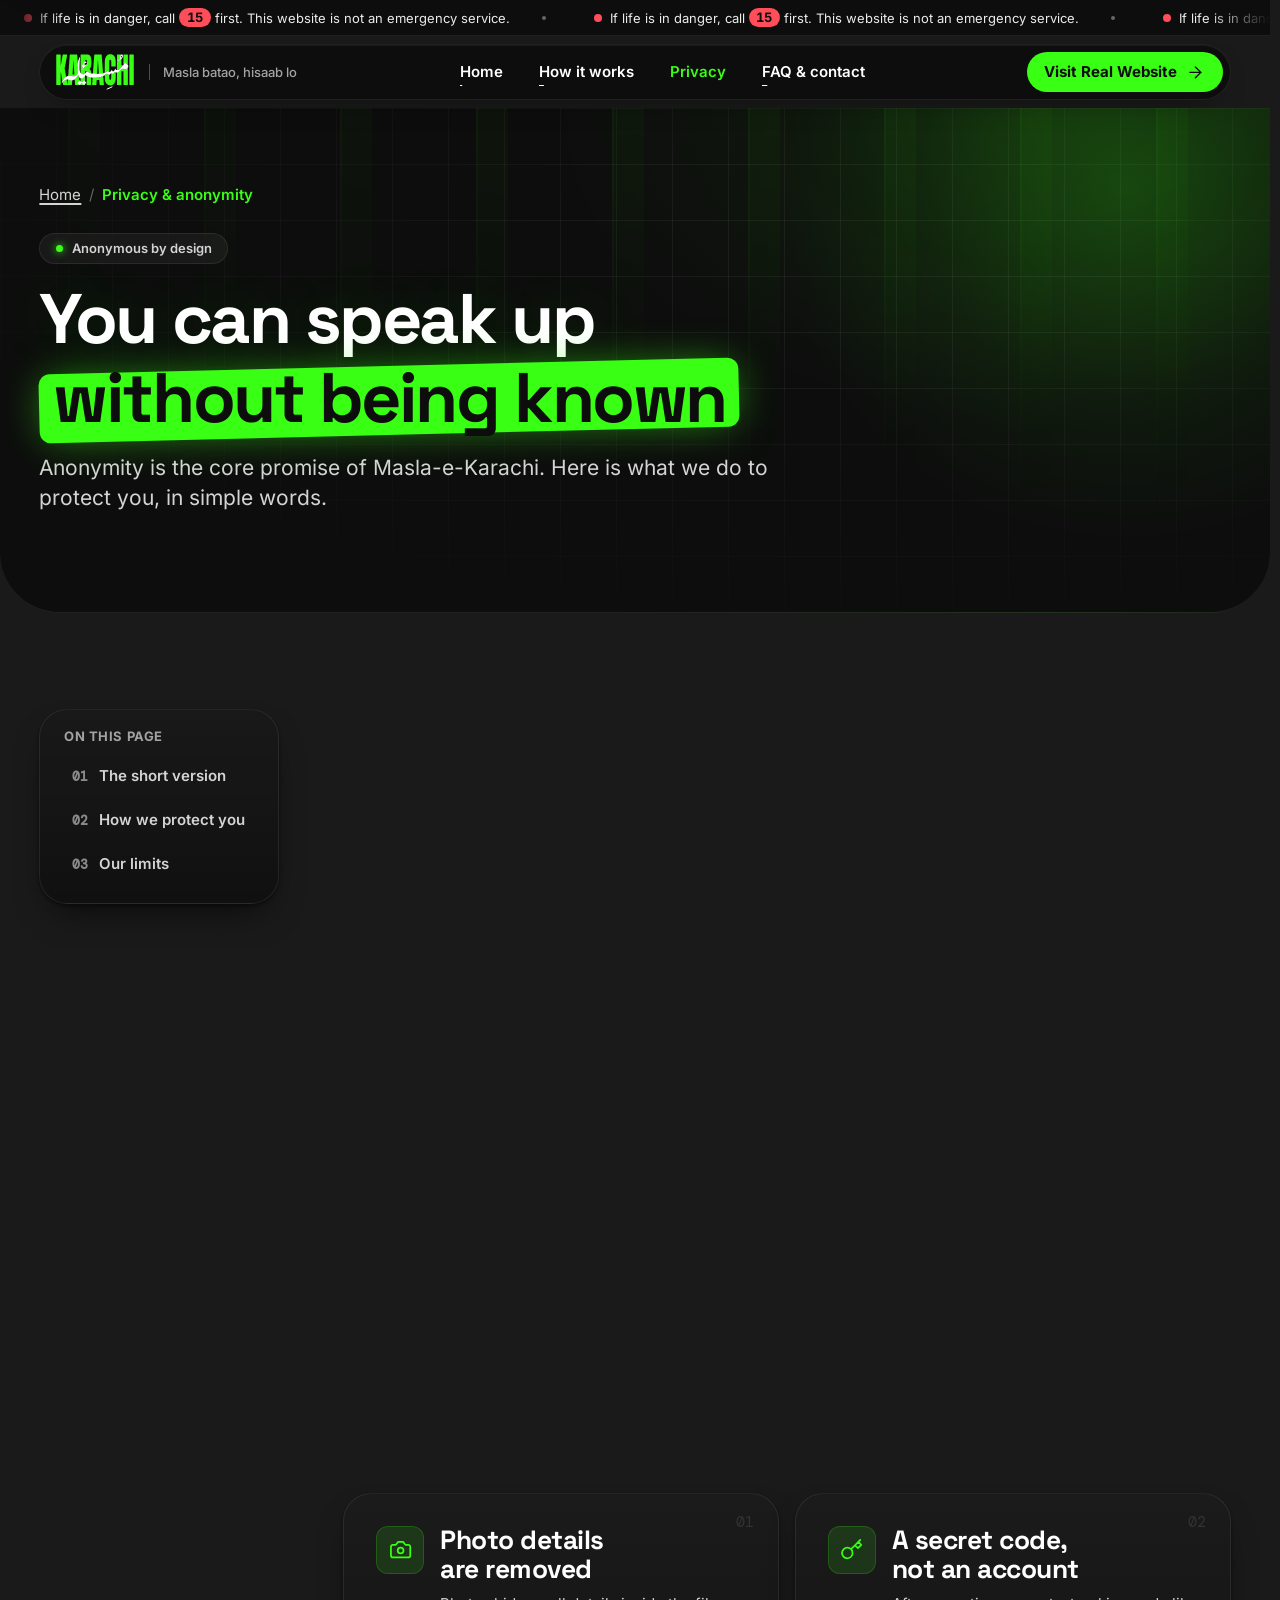
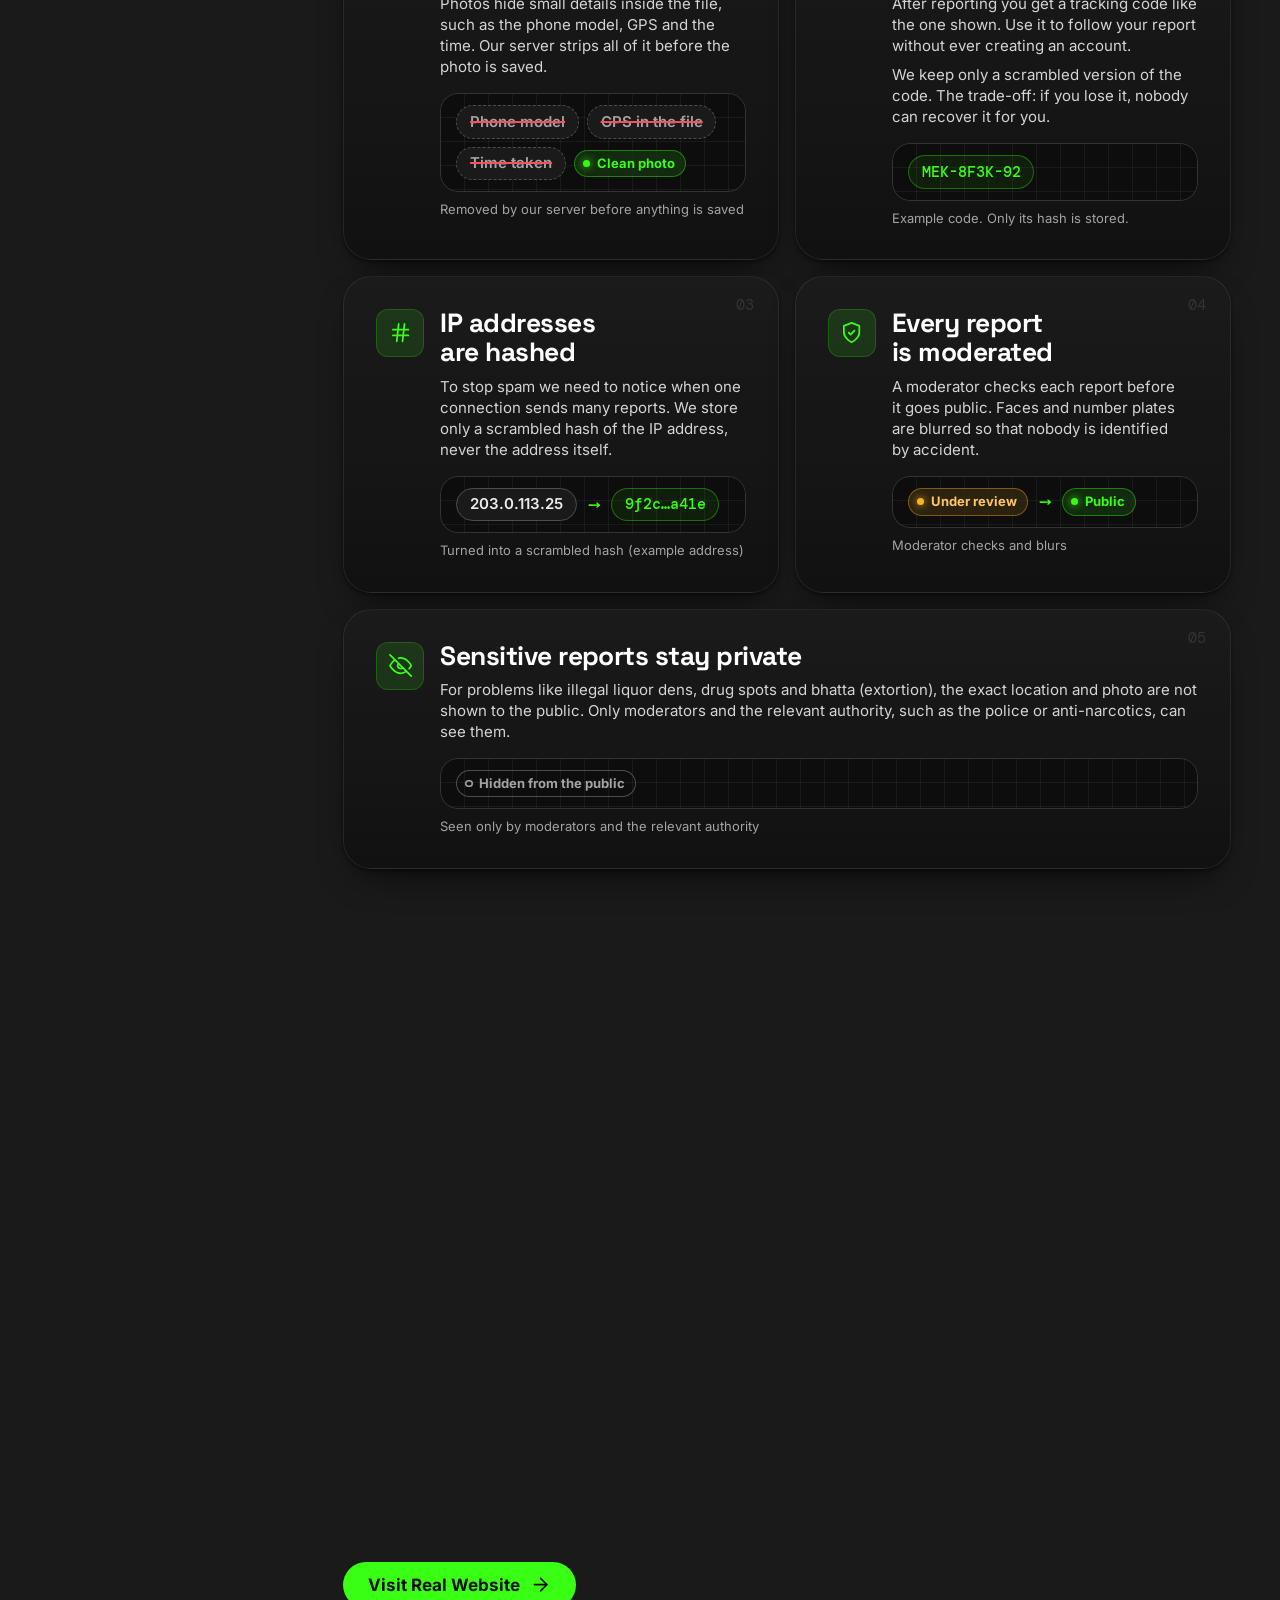
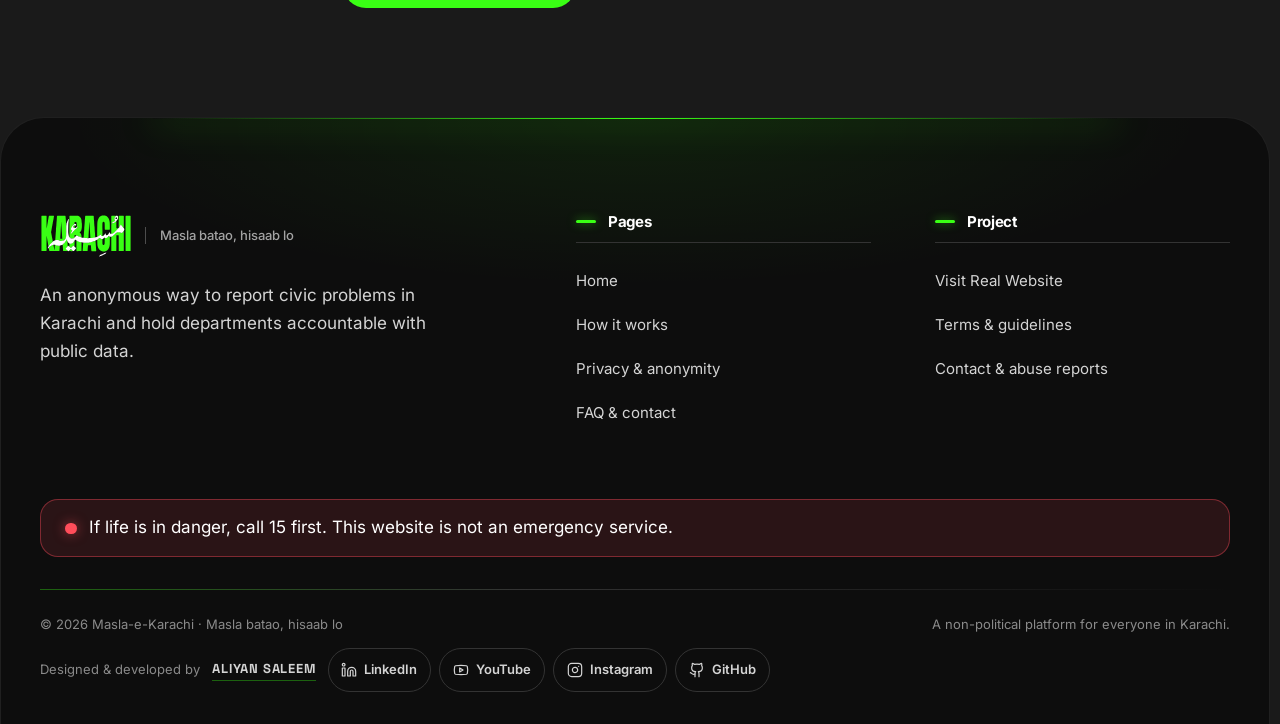
<file: docs/privacy.html>
<!DOCTYPE html>
<html lang="en" dir="ltr" class="no-js">
<head>
<meta charset="utf-8">
<meta name="viewport" content="width=device-width, initial-scale=1, viewport-fit=cover">
<meta http-equiv="Content-Security-Policy" content="default-src 'none'; script-src 'self' 'sha256-VDVDNNRTREupwUTWnq6itaNdc1TFEVFbXV4xlAS7Gow='; style-src 'self'; img-src 'self' data:; font-src 'self'; connect-src 'self'; manifest-src 'self'; base-uri 'self'; form-action 'none'; object-src 'none'; upgrade-insecure-requests">
<meta name="referrer" content="strict-origin-when-cross-origin">
<title data-i18n="meta.privacy.title">Privacy and anonymity — Masla-e-Karachi</title>
<meta name="description" content="Your name is never taken. See how Masla-e-Karachi protects reporters: no personal details, photo metadata removed, hashed IP, moderation and private sensitive reports." data-i18n-content="meta.privacy.desc">
<meta name="robots" content="index, follow, max-image-preview:large">
<meta name="author" content="Aliyan Saleem">
<meta name="creator" content="Aliyan Saleem">
<link rel="author" href="humans.txt">
<meta name="theme-color" content="#1A1A1A">
<meta name="color-scheme" content="dark">
<meta name="format-detection" content="telephone=no">
<meta name="application-name" content="Masla-e-Karachi">
<meta name="apple-mobile-web-app-title" content="Masla-e-Karachi">
<link rel="canonical" href="https://buildsbyaliyan.github.io/masla-e-karachi-landing/privacy.html">

<!-- Open Graph + Twitter (WhatsApp / Facebook / X preview). -->
<meta property="og:type" content="website">
<meta property="og:site_name" content="Masla-e-Karachi">
<meta property="og:locale" content="en_US">
<meta property="og:url" content="https://buildsbyaliyan.github.io/masla-e-karachi-landing/privacy.html">
<meta property="og:title" content="Privacy and anonymity — Masla-e-Karachi">
<meta property="og:description" content="Your name is never taken. See how Masla-e-Karachi protects reporters: no personal details, photo metadata removed, hashed IP, moderation and private sensitive reports.">
<meta property="og:image" content="https://buildsbyaliyan.github.io/masla-e-karachi-landing/assets/images/og-image.png">
<meta property="og:image:type" content="image/png">
<meta property="og:image:width" content="1200">
<meta property="og:image:height" content="630">
<meta property="og:image:alt" content="Masla-e-Karachi: Masla batao, hisaab lo">
<meta name="twitter:card" content="summary_large_image">
<meta name="twitter:title" content="Privacy and anonymity — Masla-e-Karachi">
<meta name="twitter:description" content="Your name is never taken. See how Masla-e-Karachi protects reporters: no personal details, photo metadata removed, hashed IP, moderation and private sensitive reports.">
<meta name="twitter:image" content="https://buildsbyaliyan.github.io/masla-e-karachi-landing/assets/images/og-image.png">

<!-- Favicons + app icons (tools/make_favicons.py ne banaya) -->
<link rel="icon" href="assets/images/favicon.ico" sizes="48x48">
<link rel="icon" type="image/png" sizes="32x32" href="assets/images/favicons/favicon-32x32.png">
<link rel="icon" type="image/png" sizes="16x16" href="assets/images/favicons/favicon-16x16.png">
<link rel="apple-touch-icon" href="assets/images/favicons/apple-touch-icon.png" sizes="180x180">
<link rel="manifest" href="assets/images/favicons/site.webmanifest">
<meta name="msapplication-config" content="assets/images/favicons/browserconfig.xml">

<!-- Fonts: apne server se (Google Fonts nahi) -->
<link rel="preload" href="assets/fonts/space-grotesk/space-grotesk-latin-wght-normal.woff2" as="font" type="font/woff2" crossorigin>
<link rel="preload" href="assets/fonts/inter/inter-latin-wght-normal.woff2" as="font" type="font/woff2" crossorigin>
<link rel="stylesheet" href="assets/fonts/fonts.css">

<link rel="stylesheet" href="css/variables.css">
<link rel="stylesheet" href="css/base.css">
<link rel="stylesheet" href="css/layout.css">
<link rel="stylesheet" href="css/components.css">
<link rel="stylesheet" href="css/pages.css">

<script>document.documentElement.className = 'js';</script>
<script type="application/ld+json">
{
  "@context": "https://schema.org",
  "@graph": [
    {
      "@type": "Organization",
      "@id": "https://buildsbyaliyan.github.io/masla-e-karachi-landing/#org",
      "name": "Masla-e-Karachi",
      "slogan": "Masla batao, hisaab lo",
      "url": "https://maslaekarachi.pk",
      "logo": "https://buildsbyaliyan.github.io/masla-e-karachi-landing/assets/images/logo.png",
      "description": "An anonymous way for the people of Karachi to report civic problems and see which departments respond. Platform under development.",
      "areaServed": {
        "@type": "City",
        "name": "Karachi"
      }
    },
    {
      "@type": "WebSite",
      "@id": "https://buildsbyaliyan.github.io/masla-e-karachi-landing/#site",
      "url": "https://buildsbyaliyan.github.io/masla-e-karachi-landing/",
      "name": "Masla-e-Karachi",
      "inLanguage": "en",
      "publisher": {
        "@id": "https://buildsbyaliyan.github.io/masla-e-karachi-landing/#org"
      },
      "author": {
        "@id": "#developer"
      }
    },
    {
      "@type": "BreadcrumbList",
      "itemListElement": [
        {
          "@type": "ListItem",
          "position": 1,
          "name": "Home",
          "item": "https://buildsbyaliyan.github.io/masla-e-karachi-landing/"
        },
        {
          "@type": "ListItem",
          "position": 2,
          "name": "Privacy and anonymity",
          "item": "https://buildsbyaliyan.github.io/masla-e-karachi-landing/privacy.html"
        }
      ]
    },
    {
      "@type": "Person",
      "@id": "#developer",
      "name": "Aliyan Saleem",
      "jobTitle": "Developer & Designer",
      "url": "https://portfolio-aliyan-saleem.vercel.app",
      "sameAs": [
        "https://portfolio-aliyan-saleem.vercel.app",
        "https://github.com/BuildsByAliyan"
      ]
    }
  ]
}
</script>
</head>
<body>
<a class="skip-link" href="#main" data-i18n="skip">Skip to content</a>
<div class="scroll-progress" aria-hidden="true"><span class="scroll-progress__bar"></span></div>

<div class="emergency-bar" role="note">
  <div class="container emergency-bar__inner">
    <p data-i18n-html="emergency.bar">If life is in danger, call <strong class="ltr">15</strong> first. This website is not an emergency service.</p>
  </div>
</div>

<header class="site-header" id="top">
  <div class="container site-header__inner">
    <a class="brand" href="index.html">
      <img class="brand__logo" src="assets/images/logo.svg" alt="Masla-e-Karachi" width="83" height="40" decoding="async">
      <span class="brand__tag" data-i18n="brand.tag">Masla batao, hisaab lo</span>
    </a>

    <nav class="site-nav" id="site-nav" aria-label="Main menu" data-i18n-aria-label="nav.label">
      <ul class="site-nav__list">
        <li><a href="index.html" data-i18n="nav.home">Home</a></li>
        <li><a href="how-it-works.html" data-i18n="nav.how">How it works</a></li>
        <li><a href="privacy.html" aria-current="page" data-i18n="nav.privacy">Privacy</a></li>
        <li><a href="faq.html" data-i18n="nav.faq">FAQ &amp; contact</a></li>
        <li class="site-nav__cta"><a class="btn" href="#" target="_blank" rel="noopener" data-live-link><span data-i18n="cta.visit">Visit Real Website</span><svg class="icon icon-flip" viewBox="0 0 24 24" aria-hidden="true" focusable="false"><path d="M5 12h14"/><path d="m12 5 7 7-7 7"/></svg></a></li>
      </ul>
    </nav>

    <div class="site-header__actions">
      <a class="btn btn--sm site-header__cta" href="#" target="_blank" rel="noopener" data-live-link><span data-i18n="cta.visit">Visit Real Website</span><svg class="icon icon-flip" viewBox="0 0 24 24" aria-hidden="true" focusable="false"><path d="M5 12h14"/><path d="m12 5 7 7-7 7"/></svg></a>
      <button class="nav-toggle" type="button" aria-expanded="false" aria-controls="site-nav" aria-label="Open menu" data-i18n-aria-label="nav.toggle">
        <span class="nav-toggle__bars"></span>
      </button>
    </div>
  </div>
</header>

<main id="main">
<section class="page-hero page-hero--priv">
  <div class="page-hero__bg" aria-hidden="true"><span class="hero__grid-lines"></span><span class="hero__glow"></span></div>
  <div class="container">
    <nav aria-label="Breadcrumb" data-i18n-aria-label="crumb.label">
      <ol class="breadcrumb">
        <li><a href="index.html" data-i18n="nav.home">Home</a></li>
        <li><span aria-current="page" data-i18n="nav.privacy.full">Privacy &amp; anonymity</span></li>
      </ol>
    </nav>
    <span class="page-hero__pill" data-i18n="priv.pill">Anonymous by design</span>
    <h1><span data-i18n="priv.h1.a">You can speak up</span> <span class="hl" data-i18n="priv.h1.b">without being known</span></h1>
    <p data-i18n="priv.lead">Anonymity is the core promise of Masla-e-Karachi. Here is what we do to protect you, in simple words.</p>
  </div>
</section>

<div class="container priv-layout">
  <nav class="toc priv-toc" aria-label="On this page" data-i18n-aria-label="toc.label">
    <p class="toc__title" data-i18n="toc.title">On this page</p>
    <ol>
      <li><a href="#short-version" data-i18n="priv.toc.1">The short version</a></li>
      <li><a href="#how-we-protect" data-i18n="priv.toc.2">How we protect you</a></li>
      <li><a href="#honest-limits" data-i18n="priv.toc.3">Our limits</a></li>
    </ol>
  </nav>

  <div class="priv-doc">
    <section class="priv-block" id="short-version">
      <div class="section__head reveal">
        <h2 data-i18n="priv.short.h">The short version</h2>
      </div>
      <div class="trust-grid">
        <article class="trust-card trust-card--solid reveal" data-delay="1">
          <span class="icon-badge icon-badge--dark"><svg class="icon" viewBox="0 0 24 24" aria-hidden="true" focusable="false"><path d="M19 21v-2a4 4 0 0 0-4-4H9a4 4 0 0 0-4 4v2"/><circle cx="12" cy="7" r="4"/><path d="m3 3 18 18"/></svg></span>
          <h3 data-i18n="priv.trust.1.h">No name, no phone, no email</h3>
          <p data-i18n="priv.trust.1.p">You report without an account. We never ask who you are.</p>
        </article>
        <article class="trust-card reveal" data-delay="2">
          <span class="icon-badge"><svg class="icon" viewBox="0 0 24 24" aria-hidden="true" focusable="false"><path d="m21 2-2 2m-7.61 7.61a5.5 5.5 0 1 1-7.778 7.778 5.5 5.5 0 0 1 7.777-7.777zm0 0L15.5 7.5m0 0 3 3L22 7l-3-3m-3.5 3.5L19 4"/></svg></span>
          <h3 data-i18n="priv.trust.2.h">A secret tracking code</h3>
          <p data-i18n="priv.trust.2.p">You follow your report with a code, not a login.</p>
        </article>
        <article class="trust-card reveal" data-delay="3">
          <span class="icon-badge"><svg class="icon" viewBox="0 0 24 24" aria-hidden="true" focusable="false"><path d="M12 22s8-4 8-10V5l-8-3-8 3v7c0 6 8 10 8 10z"/><path d="m9 12 2 2 4-4"/></svg></span>
          <h3 data-i18n="priv.trust.3.h">Checked before it goes public</h3>
          <p data-i18n="priv.trust.3.p">A moderator reviews every report. Faces and number plates are blurred.</p>
        </article>
      </div>
      <div class="never-ask reveal">
        <span class="never-ask__label" data-i18n="priv.cmp.never.h">We never ask for</span>
        <ul class="never-ask__list">
          <li class="token token--struck" data-i18n="priv.cmp.never.i1">Your name</li>
          <li class="token token--struck" data-i18n="priv.cmp.never.i2">Your phone number</li>
          <li class="token token--struck" data-i18n="priv.cmp.never.i3">Your email address</li>
          <li class="token token--struck" data-i18n="priv.cmp.never.i4">A login or password to report</li>
        </ul>
      </div>
    </section>

    <section class="priv-block" id="how-we-protect">
      <div class="section__head reveal">
        <h2 data-i18n="priv.how.h">How we protect you</h2>
        <p class="section__lead" data-i18n="priv.how.p">No technical words needed.</p>
      </div>
      <ol class="pf-list">
        <li class="pf-item reveal" data-delay="1">
          <span class="icon-badge"><svg class="icon" viewBox="0 0 24 24" aria-hidden="true" focusable="false"><path d="M14.5 4h-5L7 7H4a2 2 0 0 0-2 2v9a2 2 0 0 0 2 2h16a2 2 0 0 0 2-2V9a2 2 0 0 0-2-2h-3l-2.5-3z"/><circle cx="12" cy="13" r="3"/></svg></span>
          <div class="pf-item__body">
            <h3 data-i18n="priv.ex.1.h">Photo details are removed</h3>
            <p data-i18n="priv.ex.1.p1">Photos hide small details inside the file, such as the phone model, GPS and the time. Our server strips all of it before the photo is saved.</p>
            <div class="pf-item__demo" aria-hidden="true">
              <span class="token token--struck" data-i18n="priv.tok.phone">Phone model</span>
              <span class="token token--struck" data-i18n="priv.tok.gps">GPS in the file</span>
              <span class="token token--struck" data-i18n="priv.tok.time">Time taken</span>
              <span class="chip chip--resolved" data-i18n="priv.v.clean">Clean photo</span>
            </div>
            <p class="pf-item__cap" data-i18n="priv.v.exif">Removed by our server before anything is saved</p>
          </div>
        </li>
        <li class="pf-item reveal" data-delay="2">
          <span class="icon-badge"><svg class="icon" viewBox="0 0 24 24" aria-hidden="true" focusable="false"><path d="m21 2-2 2m-7.61 7.61a5.5 5.5 0 1 1-7.778 7.778 5.5 5.5 0 0 1 7.777-7.777zm0 0L15.5 7.5m0 0 3 3L22 7l-3-3m-3.5 3.5L19 4"/></svg></span>
          <div class="pf-item__body">
            <h3 data-i18n="priv.ex.2.h">A secret code, not an account</h3>
            <p data-i18n="priv.ex.2.p1">After reporting you get a tracking code like the one shown. Use it to follow your report without ever creating an account.</p>
            <p data-i18n="priv.ex.2.p2">We keep only a scrambled version of the code. The trade-off: if you lose it, nobody can recover it for you.</p>
            <div class="pf-item__demo" aria-hidden="true">
              <span class="token token--code ltr">MEK-8F3K-92</span>
            </div>
            <p class="pf-item__cap" data-i18n="priv.v.code">Example code. Only its hash is stored.</p>
          </div>
        </li>
        <li class="pf-item reveal" data-delay="1">
          <span class="icon-badge"><svg class="icon" viewBox="0 0 24 24" aria-hidden="true" focusable="false"><path d="M4 9h16"/><path d="M4 15h16"/><path d="m10 3-2 18"/><path d="m16 3-2 18"/></svg></span>
          <div class="pf-item__body">
            <h3 data-i18n="priv.ex.3.h">IP addresses are hashed</h3>
            <p data-i18n="priv.ex.3.p1">To stop spam we need to notice when one connection sends many reports. We store only a scrambled hash of the IP address, never the address itself.</p>
            <div class="pf-item__demo pf-item__demo--ltr" aria-hidden="true">
              <span class="token ltr">203.0.113.25</span>
              <span class="pf-item__arrow">&rarr;</span>
              <span class="token token--code ltr">9f2c…a41e</span>
            </div>
            <p class="pf-item__cap" data-i18n="priv.v.ip">Turned into a scrambled hash (example address)</p>
          </div>
        </li>
        <li class="pf-item reveal" data-delay="2">
          <span class="icon-badge"><svg class="icon" viewBox="0 0 24 24" aria-hidden="true" focusable="false"><path d="M12 22s8-4 8-10V5l-8-3-8 3v7c0 6 8 10 8 10z"/><path d="m9 12 2 2 4-4"/></svg></span>
          <div class="pf-item__body">
            <h3 data-i18n="priv.ex.4.h">Every report is moderated</h3>
            <p data-i18n="priv.ex.4.p1">A moderator checks each report before it goes public. Faces and number plates are blurred so that nobody is identified by accident.</p>
            <div class="pf-item__demo" aria-hidden="true">
              <span class="chip chip--review" data-i18n="chip.review">Under review</span>
              <span class="pf-item__arrow">&rarr;</span>
              <span class="chip chip--resolved" data-i18n="priv.v.public">Public</span>
            </div>
            <p class="pf-item__cap" data-i18n="priv.v.blur">Moderator checks and blurs</p>
          </div>
        </li>
        <li class="pf-item pf-item--wide reveal" data-delay="1">
          <span class="icon-badge"><svg class="icon" viewBox="0 0 24 24" aria-hidden="true" focusable="false"><path d="M17.94 17.94A10.07 10.07 0 0 1 12 20c-7 0-11-8-11-8a18.45 18.45 0 0 1 5.06-5.94M9.9 4.24A9.12 9.12 0 0 1 12 4c7 0 11 8 11 8a18.5 18.5 0 0 1-2.16 3.19m-6.72-1.07a3 3 0 1 1-4.24-4.24"/><path d="m1 1 22 22"/></svg></span>
          <div class="pf-item__body">
            <h3 data-i18n="priv.ex.5.h">Sensitive reports stay private</h3>
            <p data-i18n="priv.ex.5.p1">For problems like illegal liquor dens, drug spots and bhatta (extortion), the exact location and photo are not shown to the public. Only moderators and the relevant authority, such as the police or anti-narcotics, can see them.</p>
            <div class="pf-item__demo" aria-hidden="true">
              <span class="chip chip--soon" data-i18n="priv.v.hidden">Hidden from the public</span>
            </div>
            <p class="pf-item__cap" data-i18n="priv.v.sens">Seen only by moderators and the relevant authority</p>
          </div>
        </li>
      </ol>
    </section>

    <section class="priv-block" id="honest-limits">
      <div class="limits-card reveal">
        <div class="limits-card__head">
          <svg class="icon" viewBox="0 0 24 24" aria-hidden="true" focusable="false"><path d="M10.29 3.86 1.82 18a2 2 0 0 0 1.71 3h16.94a2 2 0 0 0 1.71-3L13.71 3.86a2 2 0 0 0-3.42 0z"/><path d="M12 9v4"/><path d="M12 17h.01"/></svg>
          <h2 data-i18n="priv.limits.h">About this website and our limits</h2>
        </div>
        <div class="limits-card__key">
          <h3 data-i18n="priv.lim.code.h">A lost code cannot be recovered</h3>
          <p data-i18n="priv.ex.2.p2">We keep only a scrambled version of the code. The trade-off: if you lose it, nobody can recover it for you.</p>
        </div>
        <ul class="limits-card__list">
          <li data-i18n="priv.limits.p1">This landing website does not ask for or store any personal information, and it has no accounts. It does not use cookies or trackers.</li>
          <li data-i18n="priv.limits.p2">Fonts are served from our own server, so your browser does not contact Google or any other outside service to show them when a page opens.</li>
          <li data-i18n="priv.limits.p3">Anonymity also depends on what you share. Please avoid showing your own face, your house number or other details that could identify you in a photo or in the description.</li>
          <li data-i18n="priv.limits.p4">The real platform is still under development. Its full privacy policy will be finalised, with legal advice, before launch.</li>
        </ul>
      </div>
      <p class="page-cta"><a class="btn btn--primary" href="#" target="_blank" rel="noopener" data-live-link><span data-i18n="cta.visit">Visit Real Website</span><svg class="icon icon-flip" viewBox="0 0 24 24" aria-hidden="true" focusable="false"><path d="M5 12h14"/><path d="m12 5 7 7-7 7"/></svg></a></p>
    </section>
  </div>
</div>
</main>

<footer class="site-footer">
  <div class="container">
    <div class="site-footer__grid">
      <div class="site-footer__brand">
        <a class="brand" href="index.html">
          <img class="brand__logo" src="assets/images/logo.svg" alt="Masla-e-Karachi" width="83" height="40" loading="lazy" decoding="async">
          <span class="brand__tag" data-i18n="brand.tag">Masla batao, hisaab lo</span>
        </a>
        <p class="site-footer__tagline" data-i18n="footer.tagline">An anonymous way to report civic problems in Karachi and hold departments accountable with public data.</p>
      </div>

      <nav class="footer-nav" aria-label="Pages" data-i18n-aria-label="footer.pages.label">
        <h3 data-i18n="footer.pages">Pages</h3>
        <ul>
          <li><a href="index.html" data-i18n="nav.home">Home</a></li>
          <li><a href="how-it-works.html" data-i18n="nav.how">How it works</a></li>
          <li><a href="privacy.html" data-i18n="nav.privacy.full">Privacy &amp; anonymity</a></li>
          <li><a href="faq.html" data-i18n="nav.faq">FAQ &amp; contact</a></li>
        </ul>
      </nav>

      <nav class="footer-nav" aria-label="Project" data-i18n-aria-label="footer.project.label">
        <h3 data-i18n="footer.project">Project</h3>
        <ul>
          <li><a href="#" target="_blank" rel="noopener" data-live-link><span data-i18n="cta.visit">Visit Real Website</span></a></li>
          <li><a href="terms.html" data-i18n="nav.terms">Terms &amp; guidelines</a></li>
          <li><a href="faq.html#contact" data-i18n="nav.contact">Contact &amp; abuse reports</a></li>
        </ul>
      </nav>
    </div>

    <p class="site-footer__emergency" data-i18n="footer.emergency">If life is in danger, call 15 first. This website is not an emergency service.</p>

    <div class="site-footer__legal">
      <span data-i18n="footer.legal1">© 2026 Masla-e-Karachi · Masla batao, hisaab lo</span>
      <span data-i18n="footer.legal2">A non-political platform for everyone in Karachi.</span>
    </div>
  </div>
</footer>

<script src="js/config.js" defer></script>
<script src="js/i18n.js" defer></script>
<script src="js/main.js" defer></script>
</body>
</html>
</file>
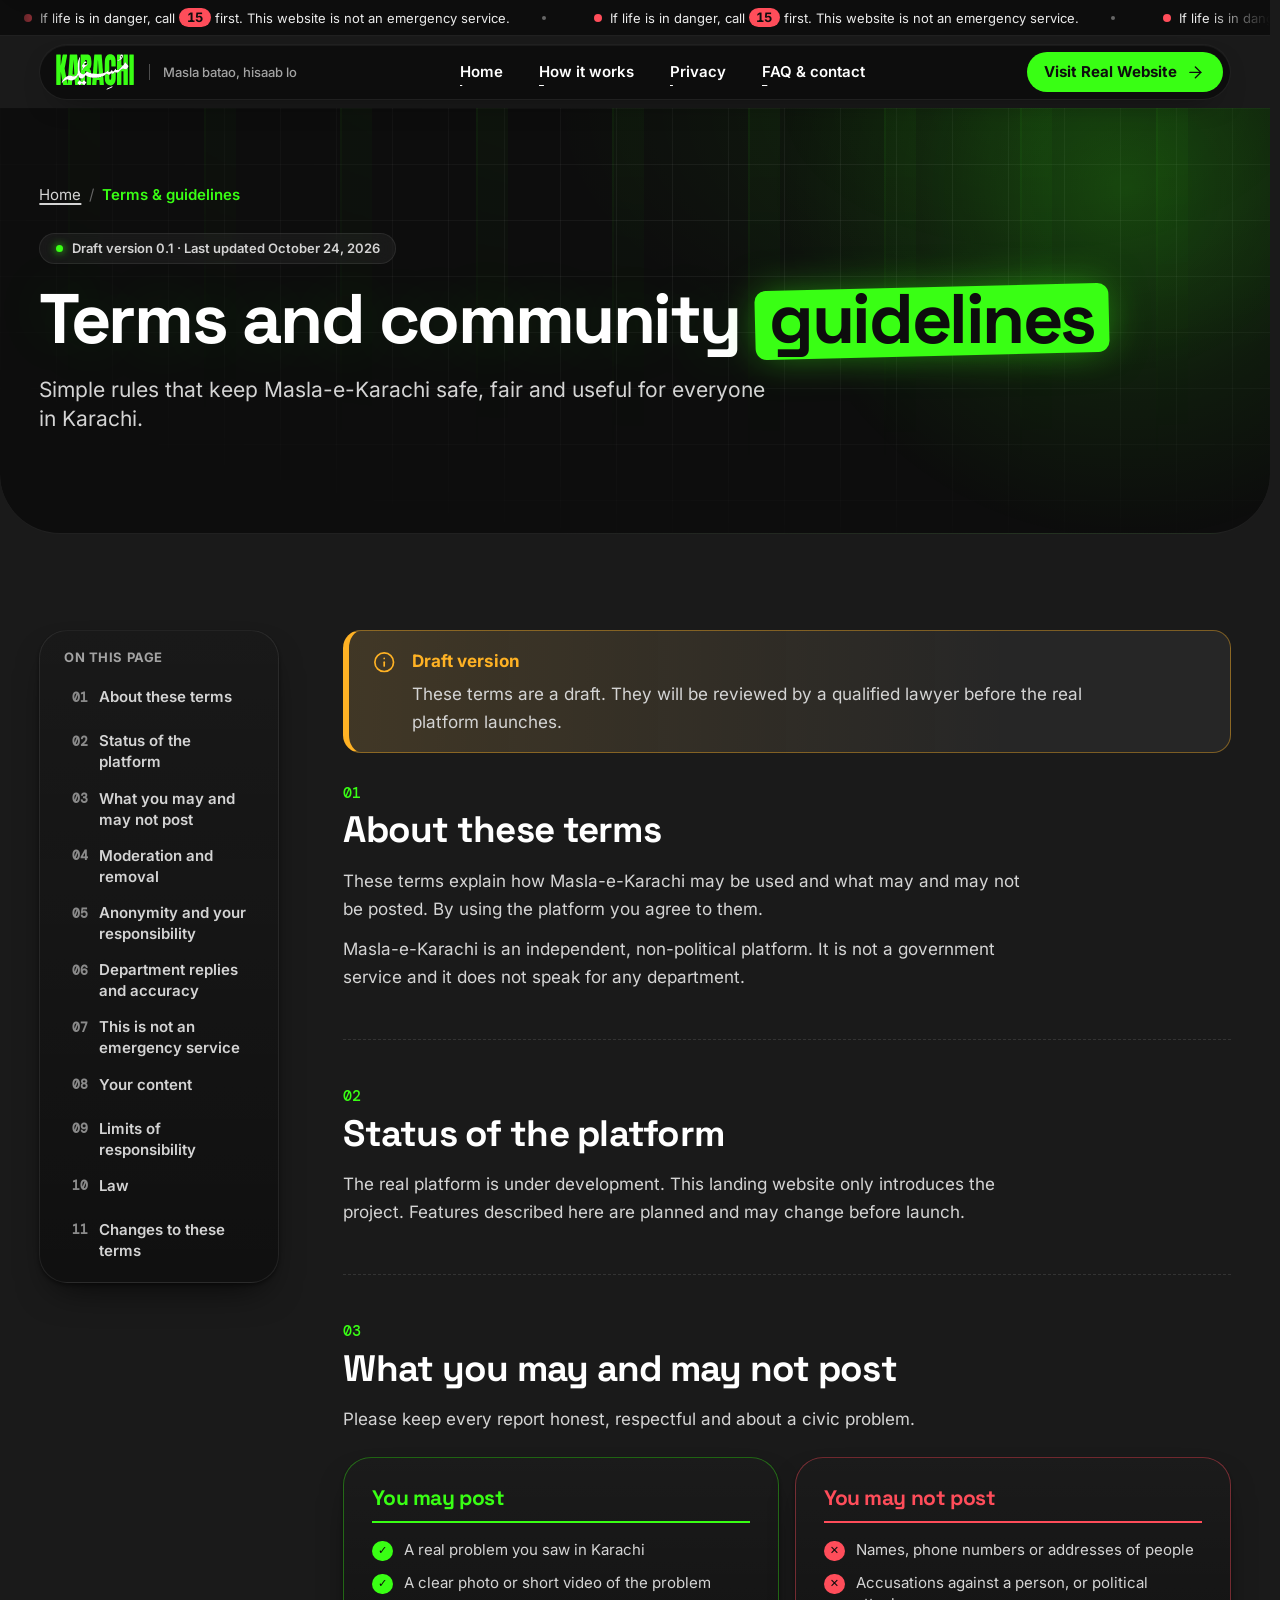
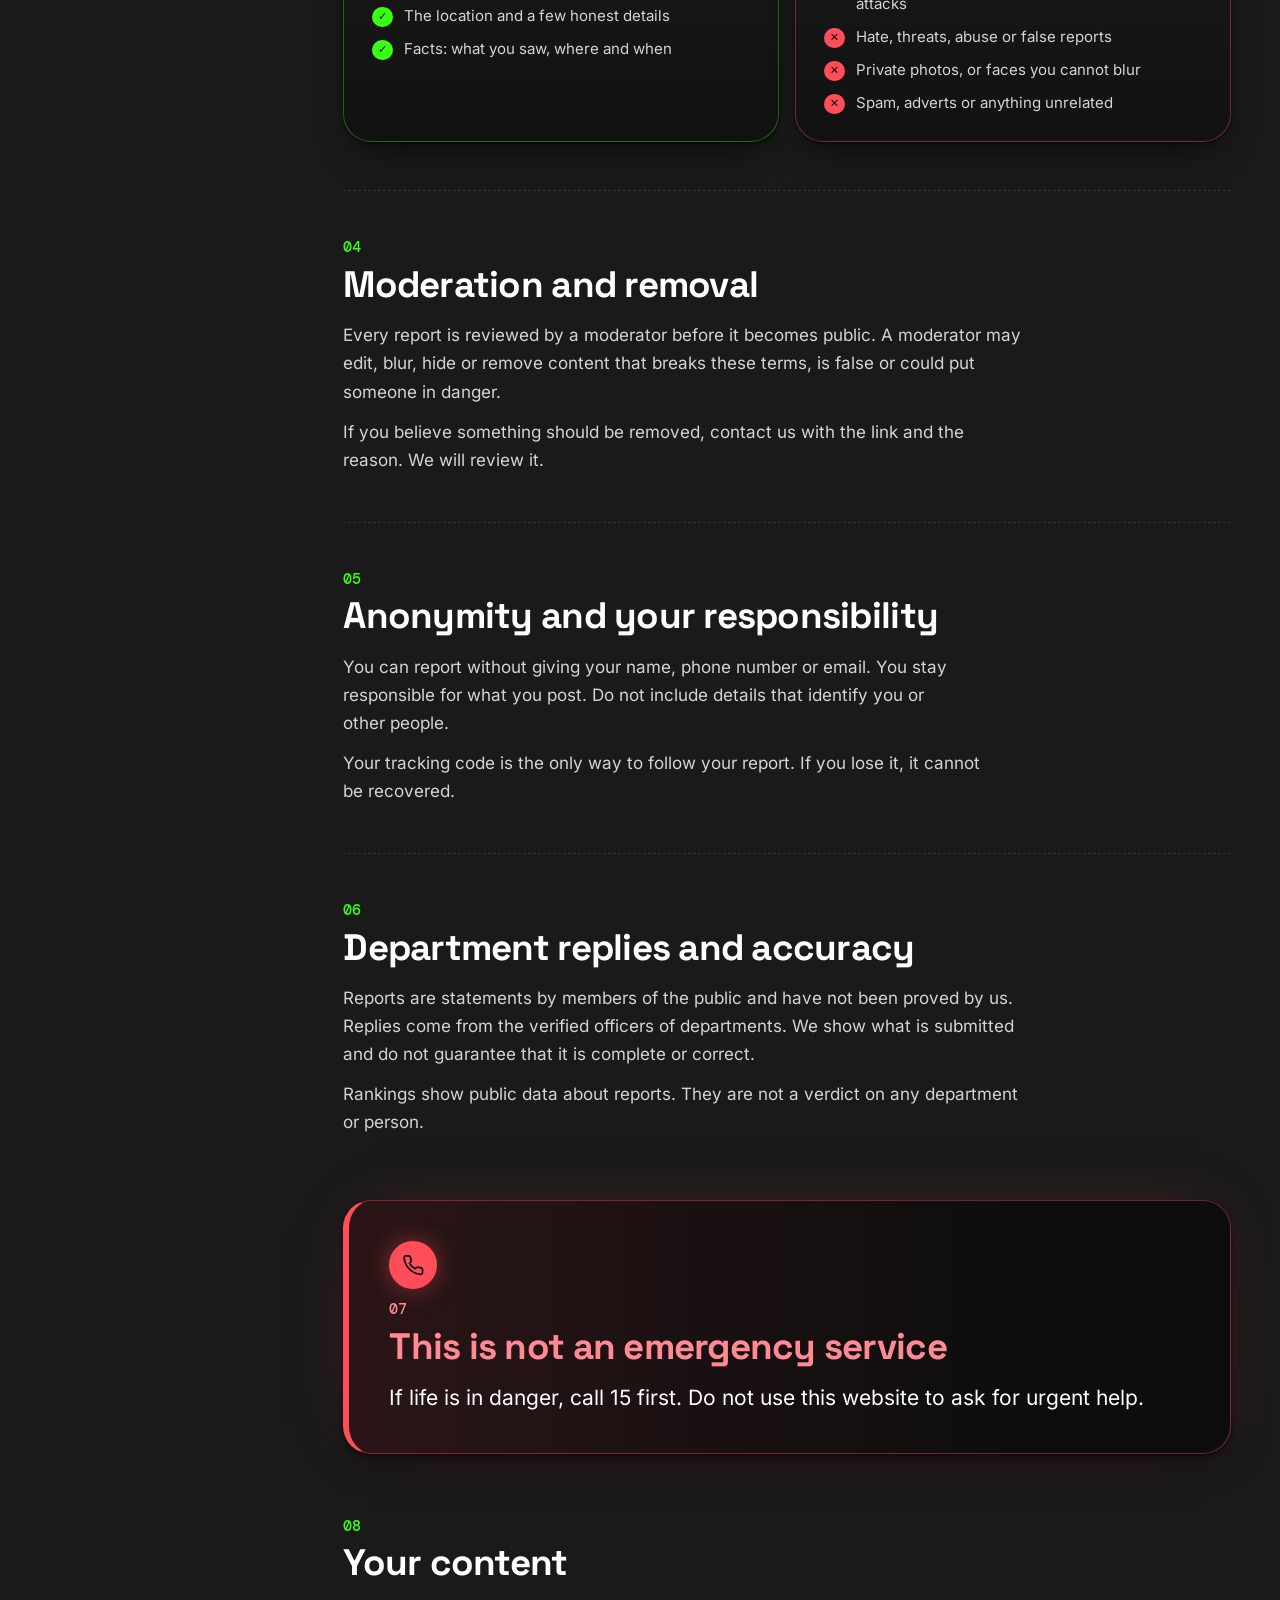
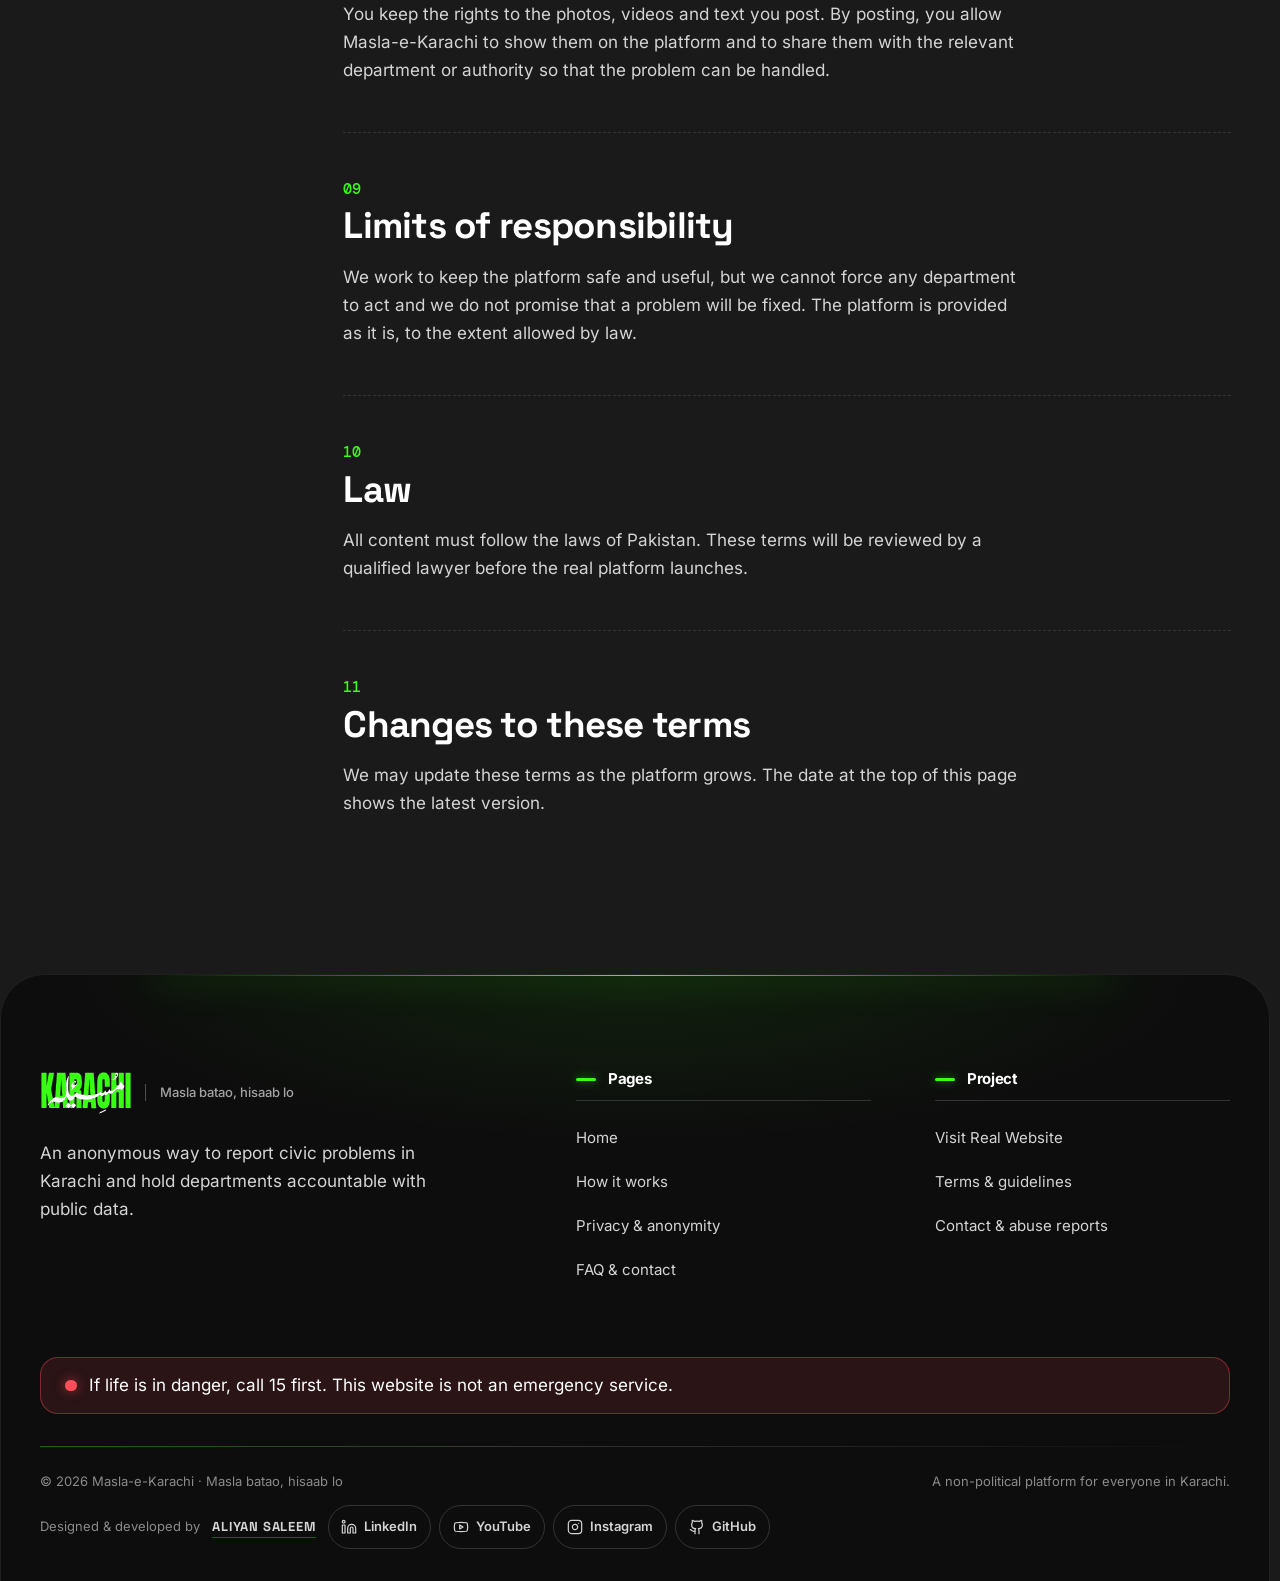
<file: docs/terms.html>
<!DOCTYPE html>
<html lang="en" dir="ltr" class="no-js">
<head>
<meta charset="utf-8">
<meta name="viewport" content="width=device-width, initial-scale=1, viewport-fit=cover">
<meta http-equiv="Content-Security-Policy" content="default-src 'none'; script-src 'self' 'sha256-VDVDNNRTREupwUTWnq6itaNdc1TFEVFbXV4xlAS7Gow='; style-src 'self'; img-src 'self' data:; font-src 'self'; connect-src 'self'; manifest-src 'self'; base-uri 'self'; form-action 'none'; object-src 'none'; upgrade-insecure-requests">
<meta name="referrer" content="strict-origin-when-cross-origin">
<title data-i18n="meta.terms.title">Terms and community guidelines — Masla-e-Karachi</title>
<meta name="description" content="The rules for using Masla-e-Karachi: what may and may not be posted, moderation, anonymity, responsibilities and limits. Draft version." data-i18n-content="meta.terms.desc">
<meta name="robots" content="index, follow, max-image-preview:large">
<meta name="author" content="Aliyan Saleem">
<meta name="creator" content="Aliyan Saleem">
<link rel="author" href="humans.txt">
<meta name="theme-color" content="#1A1A1A">
<meta name="color-scheme" content="dark">
<meta name="format-detection" content="telephone=no">
<meta name="application-name" content="Masla-e-Karachi">
<meta name="apple-mobile-web-app-title" content="Masla-e-Karachi">
<link rel="canonical" href="https://buildsbyaliyan.github.io/masla-e-karachi-landing/terms.html">

<!-- Open Graph + Twitter (WhatsApp / Facebook / X preview). -->
<meta property="og:type" content="website">
<meta property="og:site_name" content="Masla-e-Karachi">
<meta property="og:locale" content="en_US">
<meta property="og:url" content="https://buildsbyaliyan.github.io/masla-e-karachi-landing/terms.html">
<meta property="og:title" content="Terms and community guidelines — Masla-e-Karachi">
<meta property="og:description" content="The rules for using Masla-e-Karachi: what may and may not be posted, moderation, anonymity, responsibilities and limits. Draft version.">
<meta property="og:image" content="https://buildsbyaliyan.github.io/masla-e-karachi-landing/assets/images/og-image.png">
<meta property="og:image:type" content="image/png">
<meta property="og:image:width" content="1200">
<meta property="og:image:height" content="630">
<meta property="og:image:alt" content="Masla-e-Karachi: Masla batao, hisaab lo">
<meta name="twitter:card" content="summary_large_image">
<meta name="twitter:title" content="Terms and community guidelines — Masla-e-Karachi">
<meta name="twitter:description" content="The rules for using Masla-e-Karachi: what may and may not be posted, moderation, anonymity, responsibilities and limits. Draft version.">
<meta name="twitter:image" content="https://buildsbyaliyan.github.io/masla-e-karachi-landing/assets/images/og-image.png">

<!-- Favicons + app icons (tools/make_favicons.py ne banaya) -->
<link rel="icon" href="assets/images/favicon.ico" sizes="48x48">
<link rel="icon" type="image/png" sizes="32x32" href="assets/images/favicons/favicon-32x32.png">
<link rel="icon" type="image/png" sizes="16x16" href="assets/images/favicons/favicon-16x16.png">
<link rel="apple-touch-icon" href="assets/images/favicons/apple-touch-icon.png" sizes="180x180">
<link rel="manifest" href="assets/images/favicons/site.webmanifest">
<meta name="msapplication-config" content="assets/images/favicons/browserconfig.xml">

<!-- Fonts: apne server se (Google Fonts nahi) -->
<link rel="preload" href="assets/fonts/space-grotesk/space-grotesk-latin-wght-normal.woff2" as="font" type="font/woff2" crossorigin>
<link rel="preload" href="assets/fonts/inter/inter-latin-wght-normal.woff2" as="font" type="font/woff2" crossorigin>
<link rel="stylesheet" href="assets/fonts/fonts.css">

<link rel="stylesheet" href="css/variables.css">
<link rel="stylesheet" href="css/base.css">
<link rel="stylesheet" href="css/layout.css">
<link rel="stylesheet" href="css/components.css">
<link rel="stylesheet" href="css/pages.css">

<script>document.documentElement.className = 'js';</script>
<script type="application/ld+json">
{
  "@context": "https://schema.org",
  "@graph": [
    {
      "@type": "Organization",
      "@id": "https://buildsbyaliyan.github.io/masla-e-karachi-landing/#org",
      "name": "Masla-e-Karachi",
      "slogan": "Masla batao, hisaab lo",
      "url": "https://maslaekarachi.pk",
      "logo": "https://buildsbyaliyan.github.io/masla-e-karachi-landing/assets/images/logo.png",
      "description": "An anonymous way for the people of Karachi to report civic problems and see which departments respond. Platform under development.",
      "areaServed": {
        "@type": "City",
        "name": "Karachi"
      }
    },
    {
      "@type": "WebSite",
      "@id": "https://buildsbyaliyan.github.io/masla-e-karachi-landing/#site",
      "url": "https://buildsbyaliyan.github.io/masla-e-karachi-landing/",
      "name": "Masla-e-Karachi",
      "inLanguage": "en",
      "publisher": {
        "@id": "https://buildsbyaliyan.github.io/masla-e-karachi-landing/#org"
      },
      "author": {
        "@id": "#developer"
      }
    },
    {
      "@type": "BreadcrumbList",
      "itemListElement": [
        {
          "@type": "ListItem",
          "position": 1,
          "name": "Home",
          "item": "https://buildsbyaliyan.github.io/masla-e-karachi-landing/"
        },
        {
          "@type": "ListItem",
          "position": 2,
          "name": "Terms and community guidelines",
          "item": "https://buildsbyaliyan.github.io/masla-e-karachi-landing/terms.html"
        }
      ]
    },
    {
      "@type": "Person",
      "@id": "#developer",
      "name": "Aliyan Saleem",
      "jobTitle": "Developer & Designer",
      "url": "https://portfolio-aliyan-saleem.vercel.app",
      "sameAs": [
        "https://portfolio-aliyan-saleem.vercel.app",
        "https://github.com/BuildsByAliyan"
      ]
    }
  ]
}
</script>
</head>
<body>
<a class="skip-link" href="#main" data-i18n="skip">Skip to content</a>
<div class="scroll-progress" aria-hidden="true"><span class="scroll-progress__bar"></span></div>

<div class="emergency-bar" role="note">
  <div class="container emergency-bar__inner">
    <p data-i18n-html="emergency.bar">If life is in danger, call <strong class="ltr">15</strong> first. This website is not an emergency service.</p>
  </div>
</div>

<header class="site-header" id="top">
  <div class="container site-header__inner">
    <a class="brand" href="index.html">
      <img class="brand__logo" src="assets/images/logo.svg" alt="Masla-e-Karachi" width="83" height="40" decoding="async">
      <span class="brand__tag" data-i18n="brand.tag">Masla batao, hisaab lo</span>
    </a>

    <nav class="site-nav" id="site-nav" aria-label="Main menu" data-i18n-aria-label="nav.label">
      <ul class="site-nav__list">
        <li><a href="index.html" data-i18n="nav.home">Home</a></li>
        <li><a href="how-it-works.html" data-i18n="nav.how">How it works</a></li>
        <li><a href="privacy.html" data-i18n="nav.privacy">Privacy</a></li>
        <li><a href="faq.html" data-i18n="nav.faq">FAQ &amp; contact</a></li>
        <li class="site-nav__cta"><a class="btn" href="#" target="_blank" rel="noopener" data-live-link><span data-i18n="cta.visit">Visit Real Website</span><svg class="icon icon-flip" viewBox="0 0 24 24" aria-hidden="true" focusable="false"><path d="M5 12h14"/><path d="m12 5 7 7-7 7"/></svg></a></li>
      </ul>
    </nav>

    <div class="site-header__actions">
      <a class="btn btn--sm site-header__cta" href="#" target="_blank" rel="noopener" data-live-link><span data-i18n="cta.visit">Visit Real Website</span><svg class="icon icon-flip" viewBox="0 0 24 24" aria-hidden="true" focusable="false"><path d="M5 12h14"/><path d="m12 5 7 7-7 7"/></svg></a>
      <button class="nav-toggle" type="button" aria-expanded="false" aria-controls="site-nav" aria-label="Open menu" data-i18n-aria-label="nav.toggle">
        <span class="nav-toggle__bars"></span>
      </button>
    </div>
  </div>
</header>

<main id="main">
<section class="page-hero page-hero--terms">
  <div class="page-hero__bg" aria-hidden="true"><span class="hero__grid-lines"></span><span class="hero__glow"></span></div>
  <div class="container">
    <nav aria-label="Breadcrumb" data-i18n-aria-label="crumb.label">
      <ol class="breadcrumb">
        <li><a href="index.html" data-i18n="nav.home">Home</a></li>
        <li><span aria-current="page" data-i18n="nav.terms">Terms &amp; guidelines</span></li>
      </ol>
    </nav>
    <span class="page-hero__pill" data-i18n="terms.meta">Draft version 0.1 · Last updated October 24, 2026</span>
    <h1><span data-i18n="terms.h1.a">Terms and community</span> <span class="hl" data-i18n="terms.h1.b">guidelines</span></h1>
    <p data-i18n="terms.lead">Simple rules that keep Masla-e-Karachi safe, fair and useful for everyone in Karachi.</p>
  </div>
</section>

<div class="container priv-layout">
  <nav class="toc priv-toc" aria-label="On this page" data-i18n-aria-label="toc.label">
    <p class="toc__title" data-i18n="toc.title">On this page</p>
    <ol>
      <li><a href="#about" data-i18n="terms.about.h">About these terms</a></li>
      <li><a href="#status" data-i18n="terms.status.h">Status of the platform</a></li>
      <li><a href="#rules" data-i18n="terms.rules.h">What you may and may not post</a></li>
      <li><a href="#moderation" data-i18n="terms.moderation.h">Moderation and removal</a></li>
      <li><a href="#anonymity" data-i18n="terms.anonymity.h">Anonymity and your responsibility</a></li>
      <li><a href="#departments" data-i18n="terms.departments.h">Department replies and accuracy</a></li>
      <li><a href="#emergency" data-i18n="terms.emergency.h">This is not an emergency service</a></li>
      <li><a href="#content" data-i18n="terms.content.h">Your content</a></li>
      <li><a href="#liability" data-i18n="terms.liability.h">Limits of responsibility</a></li>
      <li><a href="#law" data-i18n="terms.law.h">Law</a></li>
      <li><a href="#changes" data-i18n="terms.changes.h">Changes to these terms</a></li>
    </ol>
  </nav>

  <div class="priv-doc priv-doc--terms">
    <div class="callout callout--note" role="note">
      <svg class="icon" viewBox="0 0 24 24" aria-hidden="true" focusable="false"><circle cx="12" cy="12" r="10"/><path d="M12 16v-4"/><path d="M12 8h.01"/></svg>
      <div>
        <span class="callout__title" data-i18n="callout.draft.t">Draft version</span>
        <p data-i18n="callout.draft.p">These terms are a draft. They will be reviewed by a qualified lawyer before the real platform launches.</p>
      </div>
    </div>
    <div class="clauses">
        <section class="clause reveal" id="about">
          <h2 data-i18n="terms.about.h">About these terms</h2>
          <p data-i18n="terms.about.p1">These terms explain how Masla-e-Karachi may be used and what may and may not be posted. By using the platform you agree to them.</p>
          <p data-i18n="terms.about.p2">Masla-e-Karachi is an independent, non-political platform. It is not a government service and it does not speak for any department.</p>
        </section>
        <section class="clause reveal" id="status">
          <h2 data-i18n="terms.status.h">Status of the platform</h2>
          <p data-i18n="terms.status.p1">The real platform is under development. This landing website only introduces the project. Features described here are planned and may change before launch.</p>
        </section>
        <section class="clause reveal" id="rules">
          <h2 data-i18n="terms.rules.h">What you may and may not post</h2>
          <p data-i18n="terms.rules.intro">Please keep every report honest, respectful and about a civic problem.</p>
                  <div class="rules">
                    <div class="rules__col rules__col--yes">
                      <h3 data-i18n="terms.rules.yes.h">You may post</h3>
                      <ul>
                        <li data-i18n="terms.rules.yes.i1">A real problem you saw in Karachi</li>
                        <li data-i18n="terms.rules.yes.i2">A clear photo or short video of the problem</li>
                        <li data-i18n="terms.rules.yes.i3">The location and a few honest details</li>
                        <li data-i18n="terms.rules.yes.i4">Facts: what you saw, where and when</li>
                      </ul>
                    </div>
                    <div class="rules__col rules__col--no">
                      <h3 data-i18n="terms.rules.no.h">You may not post</h3>
                      <ul>
                        <li data-i18n="terms.rules.no.i1">Names, phone numbers or addresses of people</li>
                        <li data-i18n="terms.rules.no.i2">Accusations against a person, or political attacks</li>
                        <li data-i18n="terms.rules.no.i3">Hate, threats, abuse or false reports</li>
                        <li data-i18n="terms.rules.no.i4">Private photos, or faces you cannot blur</li>
                        <li data-i18n="terms.rules.no.i5">Spam, adverts or anything unrelated</li>
                      </ul>
                    </div>
                  </div>
        </section>
        <section class="clause reveal" id="moderation">
          <h2 data-i18n="terms.moderation.h">Moderation and removal</h2>
          <p data-i18n="terms.moderation.p1">Every report is reviewed by a moderator before it becomes public. A moderator may edit, blur, hide or remove content that breaks these terms, is false or could put someone in danger.</p>
          <p data-i18n="terms.moderation.p2">If you believe something should be removed, contact us with the link and the reason. We will review it.</p>
        </section>
        <section class="clause reveal" id="anonymity">
          <h2 data-i18n="terms.anonymity.h">Anonymity and your responsibility</h2>
          <p data-i18n="terms.anonymity.p1">You can report without giving your name, phone number or email. You stay responsible for what you post. Do not include details that identify you or other people.</p>
          <p data-i18n="terms.anonymity.p2">Your tracking code is the only way to follow your report. If you lose it, it cannot be recovered.</p>
        </section>
        <section class="clause reveal" id="departments">
          <h2 data-i18n="terms.departments.h">Department replies and accuracy</h2>
          <p data-i18n="terms.departments.p1">Reports are statements by members of the public and have not been proved by us. Replies come from the verified officers of departments. We show what is submitted and do not guarantee that it is complete or correct.</p>
          <p data-i18n="terms.departments.p2">Rankings show public data about reports. They are not a verdict on any department or person.</p>
        </section>
        <section class="clause clause--emergency reveal" id="emergency">
          <span class="clause__icon"><svg class="icon" viewBox="0 0 24 24" aria-hidden="true" focusable="false"><path d="M22 16.92v3a2 2 0 0 1-2.18 2 19.79 19.79 0 0 1-8.63-3.07 19.5 19.5 0 0 1-6-6 19.79 19.79 0 0 1-3.07-8.67A2 2 0 0 1 4.11 2h3a2 2 0 0 1 2 1.72c.127.96.361 1.903.7 2.81a2 2 0 0 1-.45 2.11L8.09 9.91a16 16 0 0 0 6 6l1.27-1.27a2 2 0 0 1 2.11-.45c.907.339 1.85.573 2.81.7A2 2 0 0 1 22 16.92z"/></svg></span>
          <h2 data-i18n="terms.emergency.h">This is not an emergency service</h2>
          <p data-i18n="terms.emergency.p1">If life is in danger, call 15 first. Do not use this website to ask for urgent help.</p>
        </section>
        <section class="clause reveal" id="content">
          <h2 data-i18n="terms.content.h">Your content</h2>
          <p data-i18n="terms.content.p1">You keep the rights to the photos, videos and text you post. By posting, you allow Masla-e-Karachi to show them on the platform and to share them with the relevant department or authority so that the problem can be handled.</p>
        </section>
        <section class="clause reveal" id="liability">
          <h2 data-i18n="terms.liability.h">Limits of responsibility</h2>
          <p data-i18n="terms.liability.p1">We work to keep the platform safe and useful, but we cannot force any department to act and we do not promise that a problem will be fixed. The platform is provided as it is, to the extent allowed by law.</p>
        </section>
        <section class="clause reveal" id="law">
          <h2 data-i18n="terms.law.h">Law</h2>
          <p data-i18n="terms.law.p1">All content must follow the laws of Pakistan. These terms will be reviewed by a qualified lawyer before the real platform launches.</p>
        </section>
        <section class="clause reveal" id="changes">
          <h2 data-i18n="terms.changes.h">Changes to these terms</h2>
          <p data-i18n="terms.changes.p1">We may update these terms as the platform grows. The date at the top of this page shows the latest version.</p>
        </section>
    </div>
  </div>
</div>
</main>

<footer class="site-footer">
  <div class="container">
    <div class="site-footer__grid">
      <div class="site-footer__brand">
        <a class="brand" href="index.html">
          <img class="brand__logo" src="assets/images/logo.svg" alt="Masla-e-Karachi" width="83" height="40" loading="lazy" decoding="async">
          <span class="brand__tag" data-i18n="brand.tag">Masla batao, hisaab lo</span>
        </a>
        <p class="site-footer__tagline" data-i18n="footer.tagline">An anonymous way to report civic problems in Karachi and hold departments accountable with public data.</p>
      </div>

      <nav class="footer-nav" aria-label="Pages" data-i18n-aria-label="footer.pages.label">
        <h3 data-i18n="footer.pages">Pages</h3>
        <ul>
          <li><a href="index.html" data-i18n="nav.home">Home</a></li>
          <li><a href="how-it-works.html" data-i18n="nav.how">How it works</a></li>
          <li><a href="privacy.html" data-i18n="nav.privacy.full">Privacy &amp; anonymity</a></li>
          <li><a href="faq.html" data-i18n="nav.faq">FAQ &amp; contact</a></li>
        </ul>
      </nav>

      <nav class="footer-nav" aria-label="Project" data-i18n-aria-label="footer.project.label">
        <h3 data-i18n="footer.project">Project</h3>
        <ul>
          <li><a href="#" target="_blank" rel="noopener" data-live-link><span data-i18n="cta.visit">Visit Real Website</span></a></li>
          <li><a href="terms.html" data-i18n="nav.terms">Terms &amp; guidelines</a></li>
          <li><a href="faq.html#contact" data-i18n="nav.contact">Contact &amp; abuse reports</a></li>
        </ul>
      </nav>
    </div>

    <p class="site-footer__emergency" data-i18n="footer.emergency">If life is in danger, call 15 first. This website is not an emergency service.</p>

    <div class="site-footer__legal">
      <span data-i18n="footer.legal1">© 2026 Masla-e-Karachi · Masla batao, hisaab lo</span>
      <span data-i18n="footer.legal2">A non-political platform for everyone in Karachi.</span>
    </div>
  </div>
</footer>

<script src="js/config.js" defer></script>
<script src="js/i18n.js" defer></script>
<script src="js/main.js" defer></script>
</body>
</html>
</file>
<file: docs/assets/fonts/fonts.css>
/* Masla-e-Karachi - fonts.css (self-hosted; Google Fonts ki zaroorat nahi) */

/* ===== Space Grotesk: ENGLISH HEADINGS (display) ===== */
/* space-grotesk-latin-ext-wght-normal */
@font-face {
  font-family: 'Space Grotesk';
  font-style: normal;
  font-display: swap;
  font-weight: 300 700;
  src: url(./space-grotesk/space-grotesk-latin-ext-wght-normal.woff2) format('woff2');
  unicode-range: U+0100-02BA,U+02BD-02C5,U+02C7-02CC,U+02CE-02D7,U+02DD-02FF,U+0304,U+0308,U+0329,U+1D00-1DBF,U+1E00-1E9F,U+1EF2-1EFF,U+2020,U+20A0-20AB,U+20AD-20C0,U+2113,U+2C60-2C7F,U+A720-A7FF;
}

/* space-grotesk-latin-wght-normal */
@font-face {
  font-family: 'Space Grotesk';
  font-style: normal;
  font-display: swap;
  font-weight: 300 700;
  src: url(./space-grotesk/space-grotesk-latin-wght-normal.woff2) format('woff2');
  unicode-range: U+0000-00FF,U+0131,U+0152-0153,U+02BB-02BC,U+02C6,U+02DA,U+02DC,U+0304,U+0308,U+0329,U+2000-206F,U+20AC,U+2122,U+2191,U+2193,U+2212,U+2215,U+FEFF,U+FFFD;
}


/* ===== Inter: ENGLISH BODY TEXT ===== */
/* inter-latin-ext-wght-normal */
@font-face {
  font-family: 'Inter';
  font-style: normal;
  font-display: swap;
  font-weight: 100 900;
  src: url(./inter/inter-latin-ext-wght-normal.woff2) format('woff2');
  unicode-range: U+0100-02BA,U+02BD-02C5,U+02C7-02CC,U+02CE-02D7,U+02DD-02FF,U+0304,U+0308,U+0329,U+1D00-1DBF,U+1E00-1E9F,U+1EF2-1EFF,U+2020,U+20A0-20AB,U+20AD-20C0,U+2113,U+2C60-2C7F,U+A720-A7FF;
}

/* inter-latin-wght-normal */
@font-face {
  font-family: 'Inter';
  font-style: normal;
  font-display: swap;
  font-weight: 100 900;
  src: url(./inter/inter-latin-wght-normal.woff2) format('woff2');
  unicode-range: U+0000-00FF,U+0131,U+0152-0153,U+02BB-02BC,U+02C6,U+02DA,U+02DC,U+0304,U+0308,U+0329,U+2000-206F,U+20AC,U+2122,U+2191,U+2193,U+2212,U+2215,U+FEFF,U+FFFD;
}


/* ===== DM Mono: TRACKING CODES (MEK-8F3K-92) and numbers ===== */
/* dm-mono-latin-ext-400-normal */
@font-face {
  font-family: 'DM Mono';
  font-style: normal;
  font-display: swap;
  font-weight: 400;
  src: url(./dm-mono/dm-mono-latin-ext-400-normal.woff2) format('woff2');
  unicode-range: U+0100-02BA,U+02BD-02C5,U+02C7-02CC,U+02CE-02D7,U+02DD-02FF,U+0304,U+0308,U+0329,U+1D00-1DBF,U+1E00-1E9F,U+1EF2-1EFF,U+2020,U+20A0-20AB,U+20AD-20C0,U+2113,U+2C60-2C7F,U+A720-A7FF;
}

/* dm-mono-latin-400-normal */
@font-face {
  font-family: 'DM Mono';
  font-style: normal;
  font-display: swap;
  font-weight: 400;
  src: url(./dm-mono/dm-mono-latin-400-normal.woff2) format('woff2');
  unicode-range: U+0000-00FF,U+0131,U+0152-0153,U+02BB-02BC,U+02C6,U+02DA,U+02DC,U+0304,U+0308,U+0329,U+2000-206F,U+20AC,U+2122,U+2191,U+2193,U+2212,U+2215,U+FEFF,U+FFFD;
}

/* dm-mono-latin-ext-500-normal */
@font-face {
  font-family: 'DM Mono';
  font-style: normal;
  font-display: swap;
  font-weight: 500;
  src: url(./dm-mono/dm-mono-latin-ext-500-normal.woff2) format('woff2');
  unicode-range: U+0100-02BA,U+02BD-02C5,U+02C7-02CC,U+02CE-02D7,U+02DD-02FF,U+0304,U+0308,U+0329,U+1D00-1DBF,U+1E00-1E9F,U+1EF2-1EFF,U+2020,U+20A0-20AB,U+20AD-20C0,U+2113,U+2C60-2C7F,U+A720-A7FF;
}

/* dm-mono-latin-500-normal */
@font-face {
  font-family: 'DM Mono';
  font-style: normal;
  font-display: swap;
  font-weight: 500;
  src: url(./dm-mono/dm-mono-latin-500-normal.woff2) format('woff2');
  unicode-range: U+0000-00FF,U+0131,U+0152-0153,U+02BB-02BC,U+02C6,U+02DA,U+02DC,U+0304,U+0308,U+0329,U+2000-206F,U+20AC,U+2122,U+2191,U+2193,U+2212,U+2215,U+FEFF,U+FFFD;
}
</file>
<file: docs/css/variables.css>
/* ==========================================================================
   Masla-e-Karachi — variables.css   (THEME: Neon Green + Charcoal)
   --------------------------------------------------------------------------
   YEH FILE LOOK KA "CONTROL ROOM" HAI. Colors, fonts, sizes, spacing, motion:
   sab yahin se badalte hain. Baaki 4 CSS files sirf in variables ko use karti hain.

   PALETTE (reference image se):
     #39FF14  neon green   -> brand / buttons / focus / "resolved"
     #1A1A1A  charcoal     -> page background
     #333333  graphite     -> borders, raised surfaces
     #4D4D4D  slate        -> strong borders, hover lines
     #666666  steel        -> decorative lines only (text ke liye nahi: contrast kam)

   STATUS RANG (sirf masla ki halat batane ke liye):
     Red   = open        Amber = review        White = responded       Green = resolved

   Is file mein koi selector/rule nahi jo HTML ko chhoo — sirf tokens, font
   fallbacks aur 1 @property. Isliye CSP (style-src 'self') ke saath bilkul safe.
   ========================================================================== */

/* ---------- 0. FONT FALLBACKS (CLS = 0) ----------
   Web font aane se pehle system font bilkul usi size/line-height mein dikhta hai,
   isliye font swap par layout kooda nahi marta (Google Core Web Vitals / SEO).
   Numbers asal font files (assets/fonts) ki metrics se nikaale gaye hain. */
@font-face {
  font-family: "Inter Fallback";
  src: local("Arial"), local("Helvetica Neue"), local("Helvetica"), local("Liberation Sans");
  size-adjust: 107.5%;
  ascent-override: 90.1%;
  descent-override: 22.4%;
  line-gap-override: 0%;
}

@font-face {
  font-family: "Space Grotesk Fallback";
  src: local("Arial"), local("Helvetica Neue"), local("Helvetica"), local("Liberation Sans");
  size-adjust: 111.3%;
  ascent-override: 88.4%;
  descent-override: 26.2%;
  line-gap-override: 0%;
}

/* ---------- 0b. ANIMATABLE ANGLE (neon border sweep ke liye) ----------
   Jo browser @property nahi samajhta wahan border bas ruka hua dikhta hai. */
@property --angle {
  syntax: "<angle>";
  inherits: false;
  initial-value: 0deg;
}

:root {
  color-scheme: dark;

  /* ---------- 1. BRAND PALETTE ---------- */
  --green:        #39ff14;                    /* neon green: brand */
  --green-bright: #7dff63;                    /* hover / highlight */
  --green-deep:   #22c70a;                    /* pressed */
  --green-ink:    #0d0d0d;                    /* green ke upar text (contrast 14:1) */
  --green-a08: rgb(57 255 20 / 0.08);
  --green-a12: rgb(57 255 20 / 0.12);
  --green-a20: rgb(57 255 20 / 0.2);
  --green-a35: rgb(57 255 20 / 0.35);
  --green-a55: rgb(57 255 20 / 0.55);

  /* Grays (image ki 4 shades + 3 madadgar) */
  --gray-950: #0d0d0d;   /* footer, deep sections, green ke upar text */
  --gray-900: #1a1a1a;   /* PAGE BACKGROUND */
  --gray-850: #202020;   /* tint section */
  --gray-800: #262626;   /* cards */
  --gray-750: #2e2e2e;   /* card hover */
  --gray-700: #333333;   /* borders */
  --gray-600: #4d4d4d;   /* strong borders */
  --gray-500: #666666;   /* decorative only */
  --gray-400: #8a8a8a;   /* subtle text (sirf bari/bold jagah) */
  --gray-300: #a3a3a3;   /* MUTED TEXT (contrast >= 6:1) */
  --gray-200: #d4d4d4;   /* BODY TEXT */
  --gray-100: #ececec;
  --white:    #ffffff;

  /* ---------- 2. SEMANTIC TOKENS (CSS inhe use karti hai) ---------- */
  --bg:          var(--gray-900);
  --bg-tint:     var(--gray-850);
  --bg-deep:     var(--gray-950);
  --surface:     var(--gray-800);
  --surface-2:   var(--gray-750);
  --ink:         var(--white);        /* headings */
  --text:        var(--gray-200);     /* body */
  --ink-soft:    var(--gray-100);
  --muted:       var(--gray-300);     /* secondary text */
  --line:        var(--gray-700);
  --line-strong: var(--gray-600);
  --line-faint:  rgb(255 255 255 / 0.08);
  --focus:       var(--green);
  --accent:      var(--green);

  /* ---------- 3. STATUS COLORS (masla ki halat) ---------- */
  --open:          #ff4d5a;                  /* red pin: masla open hai */
  --open-soft:     rgb(255 77 90 / 0.12);
  --open-line:     rgb(255 77 90 / 0.4);
  --open-glow:     rgb(255 77 90 / 0.55);
  --pending:       #ffb224;                  /* amber: review / intezar */
  --pending-fill:  #ffb224;
  --pending-soft:  rgb(255 178 36 / 0.12);
  --pending-line:  rgb(255 178 36 / 0.4);
  --pending-glow:  rgb(255 178 36 / 0.5);
  --responded:     #ececec;                  /* white: department ne jawab diya */
  --responded-soft: rgb(255 255 255 / 0.1);
  --responded-glow: rgb(255 255 255 / 0.45);
  --resolved:      var(--green);             /* green: masla hal */
  --resolved-soft: var(--green-a12);
  --resolved-line: rgb(57 255 20 / 0.4);
  --overdue:       #ff4d5a;

  /* ---------- 4. FONTS ----------
     Fonts apne server se (assets/fonts/fonts.css). Na milen to metric-matched fallback. */
  --font-en-display: "Space Grotesk", "Space Grotesk Fallback", "Segoe UI", system-ui, -apple-system, "Helvetica Neue", Arial, sans-serif;
  --font-en-body:    "Inter", "Inter Fallback", "Segoe UI", system-ui, -apple-system, "Helvetica Neue", Arial, sans-serif;
  --font-mono:       "DM Mono", ui-monospace, "SF Mono", Menlo, Consolas, monospace;

  /* Jo font active hai */
  --font-display: var(--font-en-display);
  --font-body:    var(--font-en-body);
  --font-ui:      var(--font-en-body);

  /* ---------- 5. TYPE SCALE (fluid: screen ke hisaab se barhta hai) ---------- */
  --fs-xs:   0.8125rem;                                   /* 13px */
  --fs-sm:   0.9375rem;                                   /* 15px */
  --fs-base: 1.0625rem;                                   /* 17px */
  --fs-md:   clamp(1.125rem, 1.05rem + 0.35vw, 1.3125rem);
  --fs-lg:   clamp(1.3rem, 1.15rem + 0.7vw, 1.65rem);
  --fs-xl:   clamp(1.6rem, 1.3rem + 1.4vw, 2.3rem);
  --fs-2xl:  clamp(1.95rem, 1.45rem + 2.4vw, 3.4rem);
  --fs-3xl:  clamp(2.2rem, 1.5rem + 3.6vw, 4.6rem);
  --fs-display: clamp(2.45rem, 1.3rem + 6.2vw, 6.4rem);   /* hero headline */

  --lh-body:    1.65;
  --lh-snug:    1.4;
  --lh-heading: 1.12;
  --lh-display: 0.98;
  --lh-ui:      1.3;
  --tracking-display: -0.035em;
  --tracking-heading: -0.02em;

  /* ---------- 6. SPACING (4px base) ---------- */
  --s-1: 0.25rem;
  --s-2: 0.5rem;
  --s-3: 0.75rem;
  --s-4: 1rem;
  --s-5: 1.5rem;
  --s-6: 2rem;
  --s-7: 3rem;
  --s-8: 4rem;
  --s-9: 6rem;
  --s-10: 8rem;
  --section-y: clamp(3.75rem, 2.8rem + 5vw, 8rem);        /* section ke upar/neeche */
  --gutter: clamp(1.1rem, 0.7rem + 2.2vw, 2.5rem);
  /* Notch wale phone (landscape) mein content kinare se na chipke */
  --safe-x: max(env(safe-area-inset-left, 0px), env(safe-area-inset-right, 0px));

  /* ---------- 7. LAYOUT ---------- */
  --container: 1200px;
  --container-narrow: 780px;
  --header-h: 4.5rem;
  --tap: 2.75rem;                                          /* 44px: minimum touch target */

  /* ---------- 8. SHAPES ---------- */
  --r-xs: 6px;
  --r-sm: 12px;
  --r-md: 18px;
  --r-lg: 28px;
  --r-pill: 999px;

  /* ---------- 9. SHADOWS + GLOWS (dark theme: gehre saaye, hara noor) ---------- */
  --shadow-sm: 0 1px 2px rgb(0 0 0 / 0.5), 0 6px 16px -8px rgb(0 0 0 / 0.6);
  --shadow-md: 0 2px 4px rgb(0 0 0 / 0.45), 0 18px 36px -16px rgb(0 0 0 / 0.75);
  --shadow-lg: 0 4px 8px rgb(0 0 0 / 0.4), 0 40px 80px -28px rgb(0 0 0 / 0.9);
  --glow-sm:   0 0 0 1px var(--green-a35), 0 0 18px -2px var(--green-a35);
  --glow-md:   0 0 0 1px var(--green-a55), 0 0 36px -4px var(--green-a35);
  --glow-lg:   0 0 0 1px var(--green-a55), 0 0 70px -6px var(--green-a35);

  /* ---------- 10. MOTION ---------- */
  --ease-out:    cubic-bezier(0.22, 1, 0.36, 1);
  --ease-spring: cubic-bezier(0.34, 1.56, 0.64, 1);
  --ease-in-out: cubic-bezier(0.65, 0, 0.35, 1);
  --dur-fast: 0.18s;
  --dur: 0.32s;
  --dur-slow: 0.8s;

  /* ---------- 11. Z-INDEX SCALE ---------- */
  --z-base: 1;
  --z-header: 100;
  --z-progress: 300;
  --z-skip: 1000;

  /* ---------- 12. DIRECTION HELPERS (site hamesha LTR hai) ----------
     --flip  : transform mein left/right ke liye (+1 ya -1)
     --to-end: gradient ki direction (line ke aakhir ki taraf)
     --origin-start: scaleX animation ka shuru (line "start" se khuli) */
  --flip: 1;
  --to-end: to right;
  --origin-start: left;

  /* ---------- 13. PATTERNS (sirf CSS gradients; koi image/data-URI nahi) ----------
     --grid-size: grid ke khane   --grid-line: lakeer ka rang */
  --grid-size: 56px;
  --grid-line: rgb(255 255 255 / 0.055);
  --grid-line-green: rgb(57 255 20 / 0.09);
}

/* ---------- LARGE SCREENS (TV / 4K) ---------- */
@media (min-width: 100rem) {
  :root {
    --container: 1360px;
    --fs-base: 1.125rem;
  }
}

/* ---------- PHONE LANDSCAPE: header chhota taake content ke liye jagah bache ---------- */
@media (max-height: 30rem) and (orientation: landscape) {
  :root {
    --header-h: 3.5rem;
    --section-y: 3rem;
  }
}

/* ---------- TOUCH SCREENS ---------- */
@media (pointer: coarse) {
  :root {
    --tap: 3rem;
  }
}
</file>
<file: docs/css/base.css>
/* ==========================================================================
   Masla-e-Karachi — base.css
   --------------------------------------------------------------------------
   Reset + default typography + accessibility + helpers +
   page transitions + link-safety + print.
   Is file mein koi page-specific design nahi hai.

   Contents:
     1. Reset            5. Reduced motion / contrast / forced colors
     2. Typography       6. Helpers
     3. Links + safety   7. Page transitions (MPA view transitions)
     4. Accessibility    8. Print
   ========================================================================== */

/* ---------- 1. RESET ---------- */
*,
*::before,
*::after {
  box-sizing: border-box;
}

html {
  -webkit-text-size-adjust: 100%;
  text-size-adjust: 100%;
  color-scheme: dark;
  background: var(--bg);                 /* overscroll par bhi dark */
  scrollbar-gutter: stable;              /* scrollbar aane par layout na hile (CLS) */
  scrollbar-width: thin;
  scrollbar-color: var(--gray-600) var(--bg);
  /* Anchor link par click karne se heading sticky header ke neeche na chhupe */
  scroll-padding-top: calc(var(--header-h) + 1rem);
  -webkit-tap-highlight-color: transparent;
}

@media (prefers-reduced-motion: no-preference) {
  html {
    scroll-behavior: smooth;
  }
}

body {
  margin: 0;
  min-height: 100vh;
  min-height: 100dvh;
  font-family: var(--font-body);
  font-size: var(--fs-base);
  line-height: var(--lh-body);
  color: var(--text);
  background: var(--bg);
  -webkit-font-smoothing: antialiased;
  -moz-osx-font-smoothing: grayscale;
  text-rendering: optimizeLegibility;
  overflow-x: hidden;
  overflow-x: clip;                      /* clip: sticky ko nahi todta */
  overflow-wrap: break-word;
}

img,
svg,
video,
canvas {
  display: block;
  max-width: 100%;
}

img {
  height: auto;
  -webkit-user-drag: none;
}

button,
input,
select,
textarea {
  font: inherit;
  color: inherit;
}

button {
  cursor: pointer;
  -webkit-appearance: none;
  appearance: none;
}

ul,
ol {
  margin: 0;
  padding: 0;
  list-style: none;
}

p,
h1,
h2,
h3,
h4,
figure,
blockquote,
dl,
dd {
  margin: 0;
}

table {
  border-collapse: collapse;
}

[hidden] {
  display: none !important;
}

/* ---------- 2. TYPOGRAPHY ---------- */
h1,
h2,
h3,
h4 {
  font-family: var(--font-display);
  color: var(--ink);
  font-weight: 700;
  line-height: var(--lh-heading);
  letter-spacing: var(--tracking-heading);
  text-wrap: balance;
}

h1 { font-size: var(--fs-3xl); letter-spacing: var(--tracking-display); }
h2 { font-size: var(--fs-2xl); letter-spacing: var(--tracking-display); }
h3 { font-size: var(--fs-lg); }
h4 { font-size: var(--fs-md); }

p {
  text-wrap: pretty;
}

strong,
b {
  font-weight: 700;
  color: var(--ink);
}

small {
  font-size: var(--fs-sm);
}

::selection {
  background: var(--green);
  color: var(--green-ink);
  text-shadow: none;
}

hr {
  border: 0;
  border-block-start: 1px solid var(--line);
  margin-block: var(--s-6);
}

/* ---------- 3. LINKS + LINK SAFETY ---------- */
a {
  color: var(--green);
  text-decoration-thickness: 1.5px;
  text-underline-offset: 0.22em;
  transition: color var(--dur-fast) ease, text-decoration-color var(--dur-fast) ease;
}

a:hover {
  color: var(--green-bright);
}

/* Asli website ka link jab tak config.js se URL na aaye (href="#") ya
   JS ne aria-disabled lagaya ho: disabled nazar aaye, click na ho. */
a[aria-disabled="true"],
a[data-live-link][href="#"] {
  opacity: 0.55;
  cursor: not-allowed;
  pointer-events: none;
}

/* Security lint (sirf developer ke liye): target="_blank" bina rel="noopener"
   ho to laal dashed ring aa jati hai taake review mein pakda jaye (tabnabbing). */
a[target="_blank"]:not([rel~="noopener"]):not([rel~="noreferrer"]) {
  outline: 3px dashed var(--open);
  outline-offset: 3px;
}

/* javascript: / data: links kabhi render na hon, aur http:// (mixed content)
   images kabhi load na hon. CSP pehle se rokta hai; yeh doosri deewar hai. */
a[href^="javascript:" i],
a[href^="data:" i],
a[href^="vbscript:" i],
img[src^="http://" i],
iframe,
object,
embed {
  display: none !important;
}

/* ---------- 4. ACCESSIBILITY ---------- */
:focus-visible {
  outline: 3px solid var(--focus);
  outline-offset: 3px;
  border-radius: var(--r-xs);
}

/* Hare background ke upar hara ring nazar nahi aata, wahan gehra ring */
.btn:focus-visible {
  outline-color: var(--white);
}

.cta-band :focus-visible {
  outline-color: var(--green-ink);
}

/* "Skip to content" link: keyboard se sirf Tab dabane par nazar aata hai */
.skip-link {
  position: absolute;
  inset-inline-start: var(--s-4);
  inset-block-start: -5rem;
  z-index: var(--z-skip);
  padding: var(--s-3) var(--s-5);
  background: var(--green);
  color: var(--green-ink);
  border-radius: var(--r-pill);
  font-family: var(--font-ui);
  font-weight: 700;
  text-decoration: none;
  box-shadow: var(--shadow-md);
  transition: inset-block-start var(--dur-fast) ease;
}

.skip-link:focus,
.skip-link:hover {
  inset-block-start: var(--s-3);
  color: var(--green-ink);
}

/* Screen reader ke liye text jo aankh ko nazar na aaye */
.sr-only {
  position: absolute;
  width: 1px;
  height: 1px;
  margin: -1px;
  padding: 0;
  overflow: hidden;
  clip: rect(0 0 0 0);
  clip-path: inset(50%);
  white-space: nowrap;
  border: 0;
}

/* ---------- 5. REDUCED MOTION / CONTRAST / FORCED COLORS ---------- */

/* Jin ko animation se takleef ho unke liye animation band */
@media (prefers-reduced-motion: reduce) {
  html {
    scroll-behavior: auto;
  }

  *,
  *::before,
  *::after {
    animation-duration: 0.001ms !important;
    animation-iteration-count: 1 !important;
    animation-delay: 0ms !important;
    transition-duration: 0.001ms !important;
    scroll-behavior: auto !important;
  }

  /* Reveal wali cheezein bina animation ke seedha nazar aayen (JS ke intezar mein chhupi na rahen) */
  .js .reveal:not(.is-visible) {
    opacity: 1;
    translate: none;
    scale: none;
  }

  .btn:active,
  .chip:active {
    scale: none;
  }
}

/* Kam-refresh screens (e-ink) par bhi animation ki zaroorat nahi */
@media (update: slow) {
  *,
  *::before,
  *::after {
    animation-duration: 0.001ms !important;
    transition-duration: 0.001ms !important;
  }
}

/* "Zyada contrast" maangne walon ke liye lakeerein aur text tez */
@media (prefers-contrast: more) {
  :root {
    --text: #ffffff;
    --muted: #e0e0e0;
    --line: #8a8a8a;
    --line-strong: #bdbdbd;
  }

  a {
    text-decoration-thickness: 2px;
  }
}

/* Windows High Contrast: system ke rang, borders zaroori */
@media (forced-colors: active) {
  a {
    color: LinkText;
  }

  .btn,
  .chip,
  .token,
  .nav-toggle {
    border: 2px solid ButtonText;
  }

  :focus-visible {
    outline-color: Highlight;
  }

  /* System-rang mein animation se chhupa hua kuch na rahe */
  .js .reveal:not(.is-visible) {
    opacity: 1;
    translate: none;
  }
}

/* ---------- 6. HELPERS ----------
   Site hamesha LTR/English hai. Left/right ki jagah hamesha "logical properties"
   (margin-inline-start, padding-inline-end, inset-inline-start ...) use karo. */

/* Code / tracking codes (jaise MEK-8F3K-92) hamesha LTR mein rahein */
.ltr {
  direction: ltr;
  unicode-bidi: isolate;
}

/* ---------- 7. PAGE TRANSITIONS ----------
   Ek page se doosre page par jaate waqt halka fade (Chrome/Edge/Safari naye).
   Purane browser ise ignore karte hain, kuch nahi bigarta. Header apni jagah
   tika rehta hai, sirf neeche ka content badalta hai. */
@view-transition {
  navigation: auto;
}

@media (prefers-reduced-motion: reduce) {
  @view-transition {
    navigation: none;
  }
}

@media (prefers-reduced-motion: no-preference) {
  .site-header {
    view-transition-name: site-header;
  }

  ::view-transition-old(root) {
    animation: 0.16s ease-out both vt-out;
  }

  ::view-transition-new(root) {
    animation: 0.34s var(--ease-out) 0.04s both vt-in;
  }

  /* Header (aur scroll bar) transition ke dauran apni jagah tike rahen */
  .scroll-progress {
    view-transition-name: scroll-progress;
  }

  @keyframes vt-out {
    to { opacity: 0; }
  }

  @keyframes vt-in {
    from { opacity: 0; translate: 0 10px; }
  }
}

/* ---------- 8. PRINT ----------
   Page print / PDF karne par: safed kagaz, kala text, menu aur animation gayab,
   aur har bahari link ka address text ke saath chhap jaye. */
@media print {
  :root {
    --bg: #fff;
    --bg-tint: #fff;
    --bg-deep: #fff;
    --surface: #fff;
    --ink: #000;
    --text: #111;
    --muted: #333;
    --line: #bbb;
    --line-strong: #888;
  }

  html,
  body {
    background: #fff !important;
    color: #000 !important;
    font-size: 11pt;
  }

  .emergency-bar,
  .site-header,
  .scroll-progress,
  .ticker,
  .hero__bg,
  .hero__visual,
  .page-hero__bg,
  .error-page__bg,
  .nav-toggle,
  .skip-link,
  .site-footer__legal {
    display: none !important;
  }

  *,
  *::before,
  *::after {
    animation: none !important;
    transition: none !important;
    box-shadow: none !important;
    text-shadow: none !important;
    background-image: none !important;
  }

  .section,
  .hero,
  .page-hero,
  .cta-band,
  .site-footer {
    background: #fff !important;
    color: #000 !important;
    padding-block: 1.2rem !important;
  }

  h1, h2, h3, h4, strong, a {
    color: #000 !important;
  }

  a[href^="http"]::after {
    content: " (" attr(href) ")";
    font-size: 0.85em;
    word-break: break-all;
  }

  .accordion__panel {
    display: block !important;
    visibility: visible !important;
  }

  .reveal {
    opacity: 1 !important;
    translate: none !important;
  }

  .feature,
  .phase,
  .story__body,
  .accordion__item {
    break-inside: avoid;
  }
}
</file>
<file: docs/css/layout.css>
/* ==========================================================================
   Masla-e-Karachi — layout.css
   --------------------------------------------------------------------------
   Page ka dhancha: container, scroll-progress bar, emergency bar, header,
   mobile menu, sections, grids, footer.

   HTML contract (header):
     <div class="scroll-progress"><span class="scroll-progress__bar"></span></div>
     <div class="emergency-bar">...</div>
     <header class="site-header" id="top">
       <div class="container site-header__inner">
         <a class="brand"><img class="brand__logo"><span class="brand__tag"></span></a>
         <nav class="site-nav" id="site-nav"><ul class="site-nav__list">...</ul></nav>
         <div class="site-header__actions">
           <a class="btn btn--sm site-header__cta">..</a>
           <button class="nav-toggle" aria-expanded="false">..</button>
         </div>
       </div>
     </header>
   main.js mobile menu kholne par <header> par class "is-open" lagata hai.
   ========================================================================== */

/* BUNDLE: neeche ki saari chhoti CSS files ek file mein jod di gayi hain (tez loading). */

/* >>> layout/container-progress.css */
/* ---------- 1. CONTAINER ---------- */
.container {
  width: min(100% - 2 * (var(--gutter) + var(--safe-x)), var(--container));
  margin-inline: auto;
}

.container--narrow {
  width: min(100% - 2 * (var(--gutter) + var(--safe-x)), var(--container-narrow));
  margin-inline: auto;
}

/* ---------- 2. SCROLL PROGRESS (hara patla patta, sab se upar) ----------
   Sirf CSS se: browser jahan scroll-driven animation janta hai wahin dikhta hai,
   baqi jagah chhupa rehta hai. JS ki zaroorat nahi. */
.scroll-progress {
  display: none;
}

@supports (animation-timeline: scroll()) {
  @media (prefers-reduced-motion: no-preference) {
    .scroll-progress {
      display: block;
      position: fixed;
      inset-block-start: 0;
      inset-inline: 0;
      z-index: var(--z-progress);
      height: 3px;
      pointer-events: none;
    }

    .scroll-progress__bar {
      display: block;
      height: 100%;
      background: linear-gradient(var(--to-end), var(--green-deep), var(--green), var(--green-bright));
      box-shadow: 0 0 12px var(--green), 0 0 2px var(--green-bright);
      transform-origin: var(--origin-start) 50%;
      transform: scaleX(0);
      animation: progress-grow linear both;
      animation-timeline: scroll(root block);
    }

    @keyframes progress-grow {
      to { transform: scaleX(1); }
    }
  }
}

/* >>> layout/topbar.css */
/* ---------- 3. EMERGENCY BAR (har page ke sab se upar) ---------- */
.emergency-bar {
  background: var(--bg-deep);
  border-block-end: 1px solid var(--line-faint);
  color: var(--gray-100);
  font-size: var(--fs-xs);
  line-height: var(--lh-snug);
  padding-block: 0.5rem;
  text-align: center;
}

.emergency-bar__inner {
  display: flex;
  flex-wrap: wrap;
  justify-content: center;
  align-items: center;
  gap: 0.25rem 0.6rem;
}

.emergency-bar p {
  display: inline-flex;
  flex-wrap: wrap;
  align-items: center;
  justify-content: center;
  gap: 0.2rem 0.5rem;
}

/* Siren jaisa dhadakta laal nuqta */
.emergency-bar p::before {
  content: "";
  width: 0.5rem;
  height: 0.5rem;
  flex: none;
  border-radius: 50%;
  background: var(--open);
  box-shadow: 0 0 0 0 var(--open-glow);
  animation: siren 2s ease-out infinite;
}

@keyframes siren {
  0%   { box-shadow: 0 0 0 0 var(--open-glow); }
  70%  { box-shadow: 0 0 0 0.55rem rgb(255 77 90 / 0); }
  100% { box-shadow: 0 0 0 0 rgb(255 77 90 / 0); }
}

.emergency-bar strong {
  display: inline-block;
  padding: 0.05em 0.6em;
  background: var(--open);
  color: var(--gray-950);
  border-radius: var(--r-pill);
  font-variant-numeric: tabular-nums;
}

/* ---- Chalti hui patti (marquee) ----
   main.js .emergency-bar__track banata hai aur bar par .emergency-bar--marquee lagata hai.
   Sab kuch motion-allowed hone par hi; reduced-motion mein purani static centered line.
   JS na chale to bhi static line dikhti hai. Bar ki height FIX = var(--bar-h) (hero ka calc isi par hai). */
@media (prefers-reduced-motion: no-preference) {
  .js .emergency-bar--marquee {
    display: flex;
    align-items: center;
    block-size: var(--bar-h, 2.25rem);
    padding-block: 0;
    text-align: start;
  }

  .js .emergency-bar--marquee .emergency-bar__inner {
    position: relative;
    display: block;
    inline-size: 100%;
    overflow: hidden;
    -webkit-mask-image: linear-gradient(var(--to-end), transparent, #000 5%, #000 95%, transparent);
    mask-image: linear-gradient(var(--to-end), transparent, #000 5%, #000 95%, transparent);
  }

  /* Asli <p> sirf screen reader ke liye (ek hi baar sunai de) */
  .js .emergency-bar--marquee .emergency-bar__inner > p {
    position: absolute;
    inline-size: 1px;
    block-size: 1px;
    margin: -1px;
    padding: 0;
    overflow: hidden;
    clip-path: inset(50%);
    white-space: nowrap;
  }

  .emergency-bar__track {
    display: flex;
    inline-size: max-content;
    animation: emergency-marquee var(--marquee-duration, 40s) linear infinite;
    will-change: translate;
  }

  .emergency-bar__group {
    display: flex;
    flex: none;
  }

  .emergency-bar__item {
    display: inline-flex;
    flex: none;
    align-items: center;
    gap: 0.5rem;
    padding-inline: 1.5rem;
    white-space: nowrap;
  }

  /* Har copy ke aage siren nuqta, aakhir mein chhota separator */
  .emergency-bar__item::before {
    content: "";
    inline-size: 0.5rem;
    block-size: 0.5rem;
    flex: none;
    border-radius: 50%;
    background: var(--open);
    box-shadow: 0 0 0 0 var(--open-glow);
    animation: siren 2s ease-out infinite;
  }

  .emergency-bar__item::after {
    content: "";
    inline-size: 0.25rem;
    block-size: 0.25rem;
    flex: none;
    margin-inline-start: 1.5rem;
    border-radius: 50%;
    background: var(--gray-500);
  }

  /* Hover ya keyboard focus par ruk jaye */
  .emergency-bar:focus-within .emergency-bar__track {
    animation-play-state: paused;
  }

  @media (hover: hover) {
    .emergency-bar:hover .emergency-bar__track {
      animation-play-state: paused;
    }
  }

  @keyframes emergency-marquee {
    from { translate: 0 0; }
    to   { translate: -50% 0; }
  }
}

/* Reduced-motion: marquee ki copies chhupa do, purani static line dikhe */
@media (prefers-reduced-motion: reduce) {
  .emergency-bar__track { display: none; }
}

/* >>> layout/header.css */
/* ==========================================================================
   Masla-e-Karachi — layout/header.css  (Masla 5: floating pill navbar)
   --------------------------------------------------------------------------
   HTML (6 pages par same, badla NAHI):
     <header class="site-header">
       <div class="container site-header__inner">
         .brand | nav.site-nav > ul.site-nav__list | .site-header__actions
       </div>
     </header>
   Dhancha:
     - <header> ka bahar ka height = var(--header-h) (hero ka calc isi par hai).
       Header khud transparent hai; andar ki "goli" (pill) upar se thora gap
       chhor kar tairti hai.
     - Pill ka background .site-header__inner::before par hai (blur wahin),
       taake mobile ki full-screen sheet (position: fixed) viewport se naap le.
     - JS .is-open / .is-scrolled / aria-expanded lagata hai, aur neeche scroll par
       .is-hidden (header upar slide hokar chhup jata hai; main.js HIDE_ON_SCROLL_DOWN).
   ========================================================================== */

/* ---------- 1. HEADER (bahar ka khol) ---------- */
.site-header {
  --pill-gap: 0.5rem;        /* pill ke upar/neeche ka gap */
  --pill-shrink: 0.15rem;    /* scroll par pill itni patli ho jati hai */

  position: sticky;
  inset-block-start: 0;
  z-index: var(--z-header);
  box-sizing: border-box;
  block-size: var(--header-h);
  padding-block: var(--pill-gap);
  background: transparent;
  pointer-events: none;      /* gap ke neeche wala content click hota rahe */
}

.site-header > * {
  pointer-events: auto;
}

/* Scroll par pill ke upar-neeche ke gap (jahan header transparent hai) mein peeche ka
   text jhankta tha. Ek patli scrim: --bg se transparent tak. Sirf scroll ke baad. */
.site-header::before {
  content: "";
  position: absolute;
  inset-inline: 0;
  inset-block-start: 0;
  z-index: -3;
  block-size: calc(var(--header-h) + 0.75rem);
  background: linear-gradient(to bottom, var(--bg) calc(var(--header-h) - 0.25rem), transparent);
  opacity: 0;
  pointer-events: none;
}

.site-header.is-scrolled::before {
  opacity: 1;
}

/* Smart hide: neeche scroll par upar slide. transform SIRF yahan (rest par none), taake
   mobile menu ki fixed sheet header ke andar sahi naap le. Reduced-motion mein JS isay lagata hi nahi. */
.site-header.is-hidden {
  transform: translateY(-110%);
}

@media (prefers-reduced-motion: no-preference) {
  .site-header::before {
    transition: opacity var(--dur) ease;
  }

  .site-header {
    transition: transform 0.28s var(--ease-out);
  }
}

/* ---------- 2. PILL (tairti hui goli) ---------- */
.site-header__inner {
  position: relative;
  display: flex;
  align-items: center;
  justify-content: space-between;
  gap: var(--s-4);
  block-size: 100%;
  min-height: 0;
  padding-inline: 1rem 0.5rem;
}

/* Pill ka glass background: neeche rehta hai (z-index -1), blur sirf yahan */
.site-header__inner::before {
  content: "";
  position: absolute;
  inset-inline: 0;
  inset-block: 0;
  z-index: -1;
  border-radius: var(--r-pill);
  background: rgb(13 13 13 / 0.94);
  border: 1px solid var(--line-faint);
  box-shadow:
    inset 0 1px 0 rgb(255 255 255 / 0.05),
    0 12px 32px -20px rgb(0 0 0 / 0.8);
  -webkit-backdrop-filter: saturate(1.4) blur(20px);
  backdrop-filter: saturate(1.4) blur(20px);
  pointer-events: none;
}

/* Scroll karne par pill thori chhoti + aur gehri + halki hari kinari (sirf CSS) */
@supports (animation-timeline: scroll()) {
  @media (prefers-reduced-motion: no-preference) {
    .site-header__inner::before {
      animation: pill-solid linear both;
      animation-timeline: scroll(root block);
      animation-range: 0 140px;
    }

    @keyframes pill-solid {
      from {
        inset-block: 0;
        background-color: rgb(13 13 13 / 0.94);
        border-color: var(--line-faint);
      }
      to {
        inset-block: var(--pill-shrink);
        background-color: rgb(13 13 13 / 0.97);
        border-color: var(--green-a20);
      }
    }
  }
}

/* Agar kabhi JS "is-scrolled" lagaye to bhi wahi look */
.site-header.is-scrolled .site-header__inner::before {
  inset-block: var(--pill-shrink);
  background-color: rgb(13 13 13 / 0.97);
  border-color: var(--green-a20);
}

/* Brand aur actions sheet ke upar rahen */
.brand,
.site-header__actions {
  position: relative;
  z-index: 1;
}

/* ---------- 3. BRAND ---------- */
.brand {
  display: inline-flex;
  align-items: center;
  min-height: var(--tap);               /* tap target 44px+ (Masla 17) */
  gap: 0.85rem;
  min-width: 0;
  color: var(--ink);
  text-decoration: none;
  font-family: var(--font-en-display);
  font-weight: 800;
  line-height: 1;
  white-space: nowrap;
  transition: opacity var(--dur-fast) ease;
}

.brand:hover {
  color: var(--ink);
}

.brand__logo {
  width: auto;
  height: 2.4rem;
  aspect-ratio: 83 / 40;           /* HTML ke width/height jaisa: layout shift nahi */
  flex: none;
  object-fit: contain;
  transition: opacity var(--dur-fast) ease;
}

/* Logo saada: koi glow/scale nahi. Hover par sirf bahut halka opacity badlav */
.brand:hover .brand__logo {
  opacity: 0.85;
}

.brand__tag {
  padding-inline-start: 0.85rem;
  border-inline-start: 1px solid var(--line-strong);
  font-family: var(--font-ui);
  font-weight: 500;
  font-size: var(--fs-xs);
  line-height: var(--lh-ui);
  letter-spacing: 0;
  color: var(--muted);
}

/* Header mein jagah kam hoti hai: tagline sirf bari screen par. Footer mein hamesha. */
.site-header .brand__tag {
  display: none;
}

@media (min-width: 80rem) {
  .site-header .brand__tag {
    display: inline;
  }
}

.site-header__actions {
  display: flex;
  align-items: center;
  gap: var(--s-3);
}

/* ---------- 4. DESKTOP NAV ---------- */
.site-nav__list {
  display: flex;
  align-items: center;
  gap: 0.25rem;
}

.site-nav__list a {
  position: relative;
  display: flex;
  align-items: center;
  gap: 0.5rem;
  min-height: 2.5rem;
  padding: 0.5rem 1rem;
  border-radius: var(--r-pill);
  color: var(--gray-200);
  font-family: var(--font-ui);
  font-size: var(--fs-sm);
  font-weight: 600;
  line-height: var(--lh-ui);
  text-decoration: none;
  transition: background-color var(--dur-fast) ease, color var(--dur-fast) ease;
}

.site-nav__list a::after {
  display: none;
}

.site-nav__list a:hover {
  color: var(--ink);
}

/* Jis page par hain uska link: aria-current="page" -> halka hara pill, koi glow nahi */
.site-nav__list a[aria-current="page"] {
  background: var(--green-a12);
  color: var(--green);
}

/* Desktop hover: patli underline (andar se khulti hai). Mobile sheet ka apna teer hai. */
@media (min-width: 62.5625rem) {
  .site-nav__list > li:not(.site-nav__cta) > a::after {
    content: "";
    display: block;
    position: absolute;
    inset-inline: 1rem;
    inset-block-end: 0.4rem;
    block-size: 1px;
    background: currentColor;
    transform: scaleX(0);
    transform-origin: var(--origin-start) 50%;
  }

  .site-nav__list > li:not(.site-nav__cta) > a:hover::after,
  .site-nav__list > li:not(.site-nav__cta) > a:focus-visible::after {
    transform: scaleX(1);
  }

  .site-nav__list > li:not(.site-nav__cta) > a[aria-current="page"]::after {
    display: none;
  }
}

@media (min-width: 62.5625rem) and (prefers-reduced-motion: no-preference) {
  .site-nav__list > li:not(.site-nav__cta) > a::after {
    transition: transform var(--dur-fast) var(--ease-out);
  }
}

.site-nav__cta {
  display: none; /* sirf mobile menu mein dikhta hai */
}

/* Nav link ke style button ke rang ko na dabayen */
.site-nav__list .site-nav__cta a,
.site-nav__list .site-nav__cta a:hover {
  background: var(--btn-bg);
  box-shadow: none;
  color: var(--btn-fg);
}

.site-nav__list .site-nav__cta a::before,
.site-nav__list .site-nav__cta a::after {
  display: none;
}

/* Tang desktop (1000-1200px): links thore chhote taake pill mein sab samaye */
@media (min-width: 62.5rem) and (max-width: 75rem) {
  .site-nav__list a { padding-inline: 0.8rem; }
  .site-header__inner { gap: var(--s-3); }
}

/* ---------- 5. HAMBURGER ---------- */
.nav-toggle {
  display: none;
  position: relative;
  width: var(--tap);
  height: var(--tap);
  padding: 0;
  border: 1px solid var(--line-faint);
  border-radius: 50%;
  background: rgb(255 255 255 / 0.06);
  transition: border-color var(--dur-fast) ease, background-color var(--dur-fast) ease;
}

.nav-toggle:hover {
  border-color: var(--green-a55);
  background: var(--green-a08);
}

.site-header.is-open .nav-toggle {
  border-color: var(--green);
}

.nav-toggle__bars,
.nav-toggle__bars::before,
.nav-toggle__bars::after {
  content: "";
  position: absolute;
  inset-inline-start: 50%;
  width: 1.1rem;
  height: 2px;
  margin-inline-start: -0.55rem;
  background: var(--ink);
  border-radius: 2px;
  transition: transform var(--dur) var(--ease-out), opacity var(--dur-fast) ease, background-color var(--dur-fast) ease;
}

.nav-toggle__bars {
  inset-block-start: 50%;
  margin-block-start: -1px;
}

.nav-toggle__bars::before { inset-inline-start: 0; margin: 0; inset-block-start: -6px; }
.nav-toggle__bars::after  { inset-inline-start: 0; margin: 0; inset-block-start: 6px; }

.site-header.is-open .nav-toggle__bars {
  background: transparent;
}

.site-header.is-open .nav-toggle__bars::before {
  background: var(--green);
  transform: translateY(6px) rotate(45deg);
}

.site-header.is-open .nav-toggle__bars::after {
  background: var(--green);
  transform: translateY(-6px) rotate(-45deg);
}

.nav-toggle {
  flex: none;
}

/* Keyboard focus */
.site-nav__list a:focus-visible,
.nav-toggle:focus-visible,
.brand:focus-visible {
  outline: 2px solid var(--focus);
  outline-offset: 2px;
}

/* Chhoti screen (phone): header mein sab kuch samane ke liye thora compact */
@media (max-width: 30rem) {
  .site-header__inner { gap: var(--s-2); padding-inline: 0.6rem 0.3rem; }
  .site-header__actions { gap: var(--s-2); }
  .brand__logo { height: 2.1rem; }
}

@media (max-width: 22.5rem) {
  .brand__logo { height: 1.85rem; }
}

/* Phone landscape: header chhota hai, pill ko jagah do */
@media (max-height: 30rem) and (orientation: landscape) {
  .site-header {
    --pill-gap: 0.25rem;
    --pill-shrink: 0;
  }
}

/* ---------- 6. MOBILE: pill ke neeche khulne wali bari sheet ---------- */
/* Desktop: header CTA dikhao. Mobile: menu ke andar wali CTA dikhao */
@media (max-width: 62.5rem) {
  .nav-toggle {
    display: block;
  }

  /* ".site-header ." lagaya taake components.css ka .btn{display:inline-flex} isay daba na sake */
  .site-header .site-header__cta {
    display: none;
  }

  /* "js" class <head> ki chhoti script lagati hai. JS na chale to menu khula rahega.
     Sheet pill ke neeche latakti hai (pill ki chaurai ke barabar). */
  .js .site-nav {
    position: absolute;
    inset-inline: 0;
    inset-block-start: calc(100% + var(--s-2));
    z-index: 0;                       /* pill ke background (-1) ke upar, brand/actions (1) ke barabar ya neeche */
    display: flex;
    flex-direction: column;
    max-height: calc(100vh - var(--header-h) - 6rem);
    max-height: calc(100dvh - var(--header-h) - 6rem);
    overflow-y: auto;
    overscroll-behavior: contain;
    padding: var(--s-3) var(--s-5) var(--s-5);
    border: 1px solid var(--green-a20);
    border-radius: var(--r-lg);
    background:
      radial-gradient(28rem 14rem at calc(50% + 40% * var(--flip)) 0, var(--green-a12), transparent 70%),
      rgb(13 13 13 / 0.985);
    box-shadow: 0 30px 60px -20px rgb(0 0 0 / 0.95);
    visibility: hidden;
    opacity: 0;
    transform: translateY(-0.75rem) scale(0.98);
    transform-origin: 50% 0;
    transition:
      opacity var(--dur) ease,
      transform var(--dur) var(--ease-out),
      visibility 0s var(--dur);
  }

  .js .site-header.is-open .site-nav {
    visibility: visible;
    opacity: 1;
    transform: none;
    transition-delay: 0s;
  }

  /* Peeche ka page halka dhundhla jab menu khula ho (click-through: pointer-events none) */
  .js .site-header::after {
    content: "";
    position: fixed;
    inset: 0;
    z-index: -2;
    background: rgb(0 0 0 / 0.55);
    opacity: 0;
    visibility: hidden;
    pointer-events: none;
    transition: opacity var(--dur) ease, visibility 0s var(--dur);
  }

  .js .site-header.is-open::after {
    opacity: 1;
    visibility: visible;
    transition-delay: 0s;
  }

  /* Menu khulte hi links ek ek karke andar aate hain */
  @media (prefers-reduced-motion: no-preference) {
    .js .site-header.is-open .site-nav__list > li {
      animation: nav-item-in 0.55s var(--ease-out) both;
    }

    .js .site-header.is-open .site-nav__list > li:nth-child(1) { animation-delay: 0.08s; }
    .js .site-header.is-open .site-nav__list > li:nth-child(2) { animation-delay: 0.14s; }
    .js .site-header.is-open .site-nav__list > li:nth-child(3) { animation-delay: 0.20s; }
    .js .site-header.is-open .site-nav__list > li:nth-child(4) { animation-delay: 0.26s; }
    .js .site-header.is-open .site-nav__list > li:nth-child(5) { animation-delay: 0.32s; }

    @keyframes nav-item-in {
      from { opacity: 0; translate: calc(-18px * var(--flip)) 0; }
      to   { opacity: 1; translate: 0 0; }
    }
  }

  .site-nav__list {
    flex: 1;
    flex-direction: column;
    align-items: stretch;
    gap: 0;
    counter-reset: navnum;
  }

  .site-nav__list > li:not(.site-nav__cta) {
    counter-increment: navnum;
  }

  /* Bade numbered links: 01 Home  ->  */
  .site-nav__list a {
    gap: 1rem;
    min-height: 3.75rem;
    padding: 0.6rem 0.25rem;
    border-radius: 0;
    border-block-end: 1px solid var(--line-faint);
    font-family: var(--font-display);
    font-size: clamp(1.5rem, 1.1rem + 2.4vw, 2.2rem);
    font-weight: 700;
    letter-spacing: var(--tracking-heading, -0.01em);
    color: var(--ink);
  }

  .site-nav__list > li:not(.site-nav__cta) > a::before {
    content: counter(navnum, decimal-leading-zero);
    flex: none;
    inline-size: auto;
    block-size: auto;
    border-radius: 0;
    background: none;
    box-shadow: none;
    font-family: var(--font-mono);
    font-size: var(--fs-xs);
    font-weight: 500;
    letter-spacing: 0.06em;
    color: var(--green);
  }

  /* Right-taraf ka teer */
  .site-nav__list > li:not(.site-nav__cta) > a::after {
    content: "\2192";
    display: block;
    margin-inline-start: auto;
    font-family: var(--font-en-display);
    font-size: 1.25rem;
    color: var(--gray-400);
    transform: scaleX(var(--flip));
    transition: color var(--dur-fast) ease, translate var(--dur) var(--ease-out);
  }

  .site-nav__list a:hover,
  .site-nav__list a[aria-current="page"] {
    background: transparent;
    box-shadow: none;
  }

  .site-nav__list a[aria-current="page"] {
    color: var(--green);
  }

  .site-nav__list > li:not(.site-nav__cta) > a:hover::after,
  .site-nav__list a[aria-current="page"]::after {
    color: var(--green);
    translate: calc(4px * var(--flip)) 0;
  }

  /* CTA sheet ke bilkul neeche, poori chaurai */
  .site-nav__cta {
    display: block;
    margin-block-start: var(--s-5);
  }

  .site-nav__list .site-nav__cta a {
    min-height: var(--tap);
    padding: 0.8em 1.35em;
    border: 0;
    justify-content: center;
    font-family: var(--font-ui);
    font-size: var(--fs-base);
    color: var(--btn-fg);
  }
}

/* Motion kam karne wale users: sheet bina animation ke */
@media (prefers-reduced-motion: reduce) {
  .js .site-nav,
  .js .site-header::after {
    transition: opacity 0.01s linear, visibility 0s;
    transform: none;
  }
}

/* ---------- 7. NO-JS FALLBACK: nav neeche ek line mein wrap ---------- */
.no-js .site-header {
  block-size: auto;
}

.no-js .site-header__inner {
  flex-wrap: wrap;
  block-size: auto;
  padding-block: var(--s-2);
}

.no-js .site-header__inner::before {
  border-radius: var(--r-lg);
}

@media (max-width: 62.5rem) {
  .no-js .site-nav {
    order: 3;
    width: 100%;
  }
}

/* >>> layout/sections.css */
/* ---------- 5. SECTIONS ---------- */
.section {
  --section-bg: var(--bg);
  position: relative;
  padding-block: var(--section-y);
  background: var(--section-bg);
}

.section--tight {
  padding-block: calc(var(--section-y) * 0.6);
}

.section--tint {
  --section-bg: var(--bg-tint);
}

.section--tint,
.section--deep {
  border-block: 1px solid var(--line-faint);
}

.section--deep {
  --section-bg: var(--bg-deep);
  isolation: isolate;
  overflow: hidden;
  color: var(--gray-200);
}

/* Section ka title + chhota intro: hamesha start-aligned, line chhoti */
.section__head {
  max-width: 44rem;
  margin-block-end: clamp(2rem, 1.2rem + 3vw, 3.75rem);
}

.section__head > * + * {
  margin-block-start: var(--s-4);
}

.section__lead {
  font-size: var(--fs-md);
  line-height: var(--lh-snug);
  color: var(--muted);
  max-width: 38em;
}

/* Heading ke upar chhoti hari patti (brand ka nishan) */
.section__head h2::before,
.solution__intro h2::before {
  content: "";
  display: block;
  width: 2.75rem;
  height: 4px;
  margin-block-end: var(--s-4);
  border-radius: 4px;
  background: var(--green);
  box-shadow: 0 0 14px var(--green-a55);
}

/* Gehre section par grid-bg: lakeeron ka jaal jo kinaron par ghul jata hai */
.grid-bg::before {
  content: "";
  position: absolute;
  inset: 0;
  z-index: -1;
  background:
    radial-gradient(60% 70% at 85% 10%, var(--green-a12), transparent 70%),
    linear-gradient(var(--grid-line) 1px, transparent 1px) 0 0 / var(--grid-size) var(--grid-size),
    linear-gradient(90deg, var(--grid-line) 1px, transparent 1px) 0 0 / var(--grid-size) var(--grid-size);
  -webkit-mask: radial-gradient(ellipse 90% 90% at 50% 40%, #000 30%, transparent 100%);
  mask: radial-gradient(ellipse 90% 90% at 50% 40%, #000 30%, transparent 100%);
  pointer-events: none;
}

/* ---------- 6. GRID + STACK HELPERS ---------- */
.grid {
  display: grid;
  gap: var(--grid-gap, var(--s-5));
}

/* >>> layout/footer.css */
/* ==========================================================================
   7. FOOTER  (Masla 11: gehra rounded-top container, hari patli lines)
   --------------------------------------------------------------------------
   SIRF CSS - 6 HTML ka footer markup same. Hooks: .site-footer__grid,
   .footer-nav, .site-footer__emergency, .site-footer__legal.
   CTA band (hara) ke baad footer gehra charcoal, hara nahi.
   ========================================================================== */
.site-footer {
  --section-bg: var(--bg-deep);
  position: relative;
  isolation: isolate;
  overflow: hidden;
  background: var(--bg-deep);
  border: 1px solid var(--line-faint);
  border-block-end: 0;
  border-start-start-radius: clamp(1.75rem, 1rem + 3vw, 2.75rem);
  border-start-end-radius: clamp(1.75rem, 1rem + 3vw, 2.75rem);
  color: var(--gray-300);
  padding-block: var(--s-9) calc(var(--s-6) + env(safe-area-inset-bottom, 0px));
  font-size: var(--fs-sm);
}

/* Upar hari roshni ki patli lakeer + halka glow (kone gol hain isliye beech mein) */
.site-footer::before {
  content: "";
  position: absolute;
  inset-block-start: -1px;
  inset-inline: 12%;
  z-index: -1;
  height: 2px;
  background: linear-gradient(var(--to-end), transparent, var(--green), transparent);
  box-shadow: 0 0 36px 2px var(--green-a35);
  pointer-events: none;
}

.site-footer::after {
  content: "";
  position: absolute;
  inset-block-start: 0;
  inset-inline: 0;
  z-index: -1;
  height: 14rem;
  background: radial-gradient(60% 100% at 50% 0, var(--green-a08), transparent 75%);
  pointer-events: none;
}

.site-footer h2,
.site-footer h3,
.site-footer h4 {
  color: var(--ink);
}

.site-footer a {
  color: var(--gray-200);
  text-decoration: none;
}

.site-footer a:hover {
  color: var(--green);
  text-decoration: underline;
  text-decoration-color: var(--green-a55);
}

.site-footer__grid {
  display: grid;
  gap: var(--s-7) var(--s-6);
  grid-template-columns: minmax(0, 1fr);
}

@media (min-width: 40rem) {
  .site-footer__grid { grid-template-columns: repeat(2, minmax(0, 1fr)); }
}

@media (min-width: 62.5rem) {
  .site-footer__grid { grid-template-columns: 1.6fr 1fr 1fr; gap: var(--s-8); }
}

/* Footer ka brand: tagline hamesha nazar aaye, logo thora bara */
.site-footer .brand__tag {
  display: inline;
}

.site-footer .brand__logo {
  height: 2.75rem;
}

.site-footer__tagline {
  margin-block-start: var(--s-4);
  max-width: 24em;
  font-size: var(--fs-base);
  color: var(--gray-200);
}

/* Column heading: hari chhoti patti + saaf text (CAPS nahi) */
.footer-nav h3 {
  display: flex;
  align-items: center;
  gap: var(--s-3);
  margin-block-end: var(--s-4);
  padding-block-end: var(--s-3);
  border-block-end: 1px solid var(--line);
  font-family: var(--font-ui);
  font-size: var(--fs-sm);
  font-weight: 700;
  color: var(--ink);
}

.footer-nav h3::before {
  content: "";
  width: 1.25rem;
  height: 3px;
  flex: none;
  border-radius: 2px;
  background: var(--green);
  box-shadow: 0 0 10px var(--green-a55);
}

.footer-nav li + li {
  margin-block-start: 0;
}

/* Tap target 44px+ (Masla 17 audit) */
.footer-nav a {
  display: inline-flex;
  align-items: center;
  min-height: var(--tap);
  padding-block: 0.3rem;
  transition: translate var(--dur) var(--ease-out), color var(--dur) ease;
}

@media (hover: hover) {
  .footer-nav a:hover {
    translate: calc(4px * var(--flip)) 0;
  }
}

/* Emergency: chhota gehra card, laal dhadakta nuqta */
.site-footer__emergency {
  display: flex;
  align-items: center;
  gap: var(--s-3);
  margin-block-start: var(--s-8);
  padding: var(--s-4) var(--s-5);
  border: 1px solid var(--open-line);
  border-radius: var(--r-md);
  background: var(--open-soft);
  color: var(--ink);
  font-size: var(--fs-base);
  line-height: var(--lh-snug);
}

.site-footer__emergency::before {
  content: "";
  width: 0.7rem;
  height: 0.7rem;
  flex: none;
  border-radius: 50%;
  background: var(--open);
  box-shadow: 0 0 12px var(--open-glow);
}

@media (prefers-reduced-motion: no-preference) {
  .site-footer__emergency::before {
    animation: footer-siren 1.8s ease-in-out infinite;
  }
}

@keyframes footer-siren {
  0%, 100% { opacity: 1; }
  50%      { opacity: 0.35; }
}

.site-footer__legal {
  display: flex;
  flex-wrap: wrap;
  justify-content: space-between;
  gap: var(--s-3) var(--s-5);
  margin-block-start: var(--s-6);
  padding-block-start: var(--s-5);
  border-block-start: 1px solid transparent;
  border-image: linear-gradient(var(--to-end), var(--green-a35), var(--line) 40%, transparent) 1;
  font-size: var(--fs-xs);
  color: var(--gray-400);
}

/* ---------- Developer credit (Masla 21) ---------- */
.site-footer__credit {
  display: inline-flex;
  flex-wrap: wrap;
  align-items: center;
  gap: var(--s-2) var(--s-3);
  max-inline-size: 100%;
}

.site-footer__credit-label {
  color: var(--gray-400);
}

.site-footer__credit-name {
  color: var(--gray-100);
  font-family: var(--font-display);
  font-weight: 700;
  letter-spacing: 0.06em;
  text-transform: uppercase;   /* ALIYAN SALEEM (HTML/JS mein naam normal likha rehta hai) */
  text-decoration: none;
  border-block-end: 1px solid var(--green-a35);
  transition: color var(--dur-fast, 0.18s) ease, border-color var(--dur-fast, 0.18s) ease;
}

a.site-footer__credit-name:hover,
a.site-footer__credit-name:focus-visible {
  color: var(--green);
  border-color: var(--green);
}

.site-footer__credit-links {
  display: inline-flex;
  flex-wrap: wrap;
  gap: var(--s-2);
}

.site-footer__dev-chip {
  display: inline-flex;
  align-items: center;
  gap: 0.45rem;
  min-block-size: 2.75rem;
  padding-inline: 0.8rem;
  border: 1px solid var(--line);
  border-radius: 999px;
  background: transparent;
  color: var(--gray-300);
  font-size: var(--fs-xs);
  font-weight: 600;
  text-decoration: none;
  transition: color 0.2s var(--ease-out), border-color 0.2s var(--ease-out),
    background-color 0.2s var(--ease-out), translate 0.2s var(--ease-out);
}

.site-footer__dev-chip:hover,
.site-footer__dev-chip:focus-visible {
  color: var(--green);
  border-color: var(--green-a35);
  background: var(--green-a08);
}

/* Mouse wale desktop par halka sa 1px upar (Masla 7 ke button jaisa); reduced-motion mein nahi */
@media (hover: hover) and (prefers-reduced-motion: no-preference) {
  .site-footer__dev-chip:hover {
    translate: 0 -1px;
  }
}

.site-footer__dev-icon {
  flex: none;
}

@media (max-width: 40rem) {
  .site-footer__credit { gap: var(--s-2); }
}

/* >>> layout/cleanup.css */
/* ---------- 8. SAFAI: bari screen par lamba text kinare se na chipke ---------- */
@media (max-width: 22.5rem) {
  .section__head h2::before,
  .solution__intro h2::before {
    width: 2.25rem;
  }
}
</file>
<file: docs/css/components.css>
/* ==========================================================================
   Masla-e-Karachi — components.css
   --------------------------------------------------------------------------
   Chhote, dobara use hone wale tukde (building blocks):
     1. Icons              6. Callout
     2. Buttons            7. Accordion (FAQ)
     3. Language toggle    8. Ticket (tracking code)
     4. Chips (status)     9. Report card (example complaint)
     5. Pin               10. Misc: monogram, token, stat
                          11. Reveal (scroll animation)
   Page-specific layout pages.css mein hai.
   ========================================================================== */

/* BUNDLE: neeche ki saari chhoti CSS files ek file mein jod di gayi hain (tez loading). */

/* >>> components/icons.css */
/* ---------- 1. ICONS ----------
   Inline SVG par class="icon" lagayen. Rang text ke rang se aata hai. */
.icon {
  width: 1.25em;
  height: 1.25em;
  flex: none;
  fill: none;
  stroke: currentColor;
  stroke-width: 1.8;
  stroke-linecap: round;
  stroke-linejoin: round;
}

.icon-badge {
  --badge-bg: var(--green-a12);
  --badge-fg: var(--green);
  --badge-ring: var(--green-a20);
  display: inline-grid;
  place-items: center;
  width: 3rem;
  height: 3rem;
  flex: none;
  border-radius: var(--r-sm);
  background: var(--badge-bg);
  color: var(--badge-fg);
  box-shadow: inset 0 0 0 1px var(--badge-ring);
  transition: transform var(--dur) var(--ease-spring), box-shadow var(--dur) ease, background-color var(--dur) ease;
}

.icon-badge .icon {
  width: 1.45rem;
  height: 1.45rem;
}

.icon-badge--pending  { --badge-bg: var(--pending-soft);  --badge-fg: var(--pending); --badge-ring: var(--pending-line); }
.icon-badge--dark     { --badge-bg: var(--green); --badge-fg: var(--green-ink); --badge-ring: transparent; box-shadow: 0 0 22px -2px var(--green-a55); }
.icon-badge--round    { border-radius: 50%; }

/* >>> components/buttons.css */
/* ---------- 2. BUTTONS ----------
   .btn  +  ek variant (--primary, --light, --ghost, --ghost-light)
   Size: --sm, --lg   |   --block = poori chaurai
   Default (.btn) aur --primary: neon green. --light: safed (hover par green). */
.btn {
  --btn-bg: var(--green);
  --btn-fg: var(--green-ink);
  --btn-bd: transparent;
  --btn-shadow: 0 8px 18px -10px rgb(0 0 0 / 0.65);
  position: relative;
  display: inline-flex;
  align-items: center;
  justify-content: center;
  gap: 0.6em;
  min-height: var(--tap);
  padding: 0.65em 1.4em;
  border: 1.5px solid var(--btn-bd);
  border-radius: var(--r-pill);
  background: var(--btn-bg);
  color: var(--btn-fg);
  font-family: var(--font-ui);
  font-size: var(--fs-base);
  font-weight: 700;
  line-height: 1.3;
  text-align: center;
  text-decoration: none;
  cursor: pointer;
  -webkit-tap-highlight-color: transparent;
  touch-action: manipulation;
  /* Sirf rang badalte hain (halke, 200ms). Lift/press neeche motion-allowed block mein hai. */
  transition: background-color 0.2s var(--ease-out), color 0.2s var(--ease-out),
    border-color 0.2s var(--ease-out), box-shadow 0.2s var(--ease-out),
    translate 0.2s var(--ease-out), scale 0.1s var(--ease-out);
}

.btn .icon {
  transition: translate 0.2s var(--ease-out);
}

/* HOVER (sirf mouse wale desktop par): rang halka badlo + halka sa upar + saaf soft shadow.
   Sab variants (primary, light, ghost, ghost-light) ek jaisa mizaaj rakhte hain. */
@media (hover: hover) {
  .btn:hover {
    --btn-bg: var(--green-bright);
    color: var(--btn-fg);
    box-shadow: var(--btn-shadow);
  }
}

@media (hover: hover) and (prefers-reduced-motion: no-preference) {
  .btn:hover {
    translate: 0 -2px;
  }

  .btn--sm:hover {
    translate: 0 -1px;
  }

  /* Arrow / icon 4px aage khisakta hai */
  .btn:hover .icon {
    translate: calc(4px * var(--flip)) 0;
  }
}

/* PRESS: halka sa dabta hai (100ms). Reduced-motion mein base.css scale band kar deta hai. */
.btn:active {
  translate: 0 0;
  scale: 0.98;
  box-shadow: none;
  transition-duration: 0.1s;
}

/* KEYBOARD FOCUS: saaf 2px ring, 3px door (rang base.css / cta-band se aata hai) */
.btn:focus-visible {
  outline-width: 2px;
  outline-offset: 3px;
}

/* DISABLED: dhundla, na dabta hai na uthta hai */
.btn:disabled,
.btn[aria-disabled="true"] {
  opacity: 0.5;
  cursor: not-allowed;
  pointer-events: none;
  box-shadow: none;
  translate: none;
  scale: none;
}

.btn--primary {
  /* default hi primary hai; yeh class sirf saaf likhne ke liye hai */
  --btn-bg: var(--green);
}

.btn--light {
  --btn-bg: var(--white);
  --btn-fg: var(--gray-950);
}

@media (hover: hover) {
  .btn--light:hover {
    --btn-bg: var(--green);
  }
}

.btn--ghost {
  --btn-bg: transparent;
  --btn-fg: var(--ink);
  --btn-bd: var(--line-strong);
}

@media (hover: hover) {
  .btn--ghost:hover {
    --btn-bg: var(--green-a08);
    --btn-bd: var(--green);
    color: var(--green);
  }
}

.btn--ghost-light {
  --btn-bg: rgb(255 255 255 / 0.04);
  --btn-fg: var(--white);
  --btn-bd: rgb(255 255 255 / 0.38);
  -webkit-backdrop-filter: blur(6px);
  backdrop-filter: blur(6px);
}

@media (hover: hover) {
  .btn--ghost-light:hover {
    --btn-bg: var(--green-a08);
    --btn-bd: var(--green);
    color: var(--green);
  }
}

.btn--lg {
  min-height: 3.6rem;
  padding-inline: 1.9em;
  font-size: var(--fs-md);
}

.btn--sm {
  min-height: 2.5rem;
  padding: 0.45em 1.1em;
  font-size: var(--fs-sm);
}

/* Chhoti screen: bade buttons poori chaurai lein taake angoothe se dabana aasan ho */
@media (max-width: 30rem) {
  .hero__actions .btn,
  .cta-band__actions .btn,
  .error-page__actions .btn {
    width: 100%;
  }

  .btn--lg {
    padding-inline: 1.3em;
  }
}

/* >>> components/chips-pin.css */
/* ---------- 4. CHIPS (status badges) ----------
   <span class="chip chip--open">Open</span>   etc.
   Bina variant ka .chip = gehra shisha (glass) + hara nuqta. */
.chip {
  --chip-bg: rgb(13 13 13 / 0.7);
  --chip-fg: var(--ink);
  --chip-dot: var(--green);
  --chip-ring: var(--line-strong);
  display: inline-flex;
  align-items: center;
  gap: 0.5em;
  padding: 0.3em 0.85em 0.3em 0.7em;
  border-radius: var(--r-pill);
  background: var(--chip-bg);
  color: var(--chip-fg);
  box-shadow: inset 0 0 0 1px var(--chip-ring);
  -webkit-backdrop-filter: blur(8px);
  backdrop-filter: blur(8px);
  font-family: var(--font-ui);
  font-size: var(--fs-xs);
  font-weight: 700;
  line-height: 1.5;
  white-space: nowrap;
}

.chip::before {
  content: "";
  width: 0.55em;
  height: 0.55em;
  flex: none;
  border-radius: 50%;
  background: var(--chip-dot);
  box-shadow: 0 0 8px var(--chip-dot);
}

.chip--open      { --chip-bg: var(--open-soft);      --chip-fg: #ff8a93; --chip-dot: var(--open);    --chip-ring: var(--open-line); }
.chip--review    { --chip-bg: var(--pending-soft);   --chip-fg: #ffc866; --chip-dot: var(--pending); --chip-ring: var(--pending-line); }
.chip--responded { --chip-bg: var(--responded-soft); --chip-fg: var(--white); --chip-dot: var(--responded); --chip-ring: rgb(255 255 255 / 0.28); }
.chip--resolved  { --chip-bg: var(--resolved-soft);  --chip-fg: var(--green); --chip-dot: var(--green); --chip-ring: var(--resolved-line); }
.chip--overdue   { --chip-bg: var(--open);           --chip-fg: var(--gray-950); --chip-dot: var(--gray-950); --chip-ring: transparent; }

.chip--overdue::before,
.chip--soon::before {
  box-shadow: none;
}

/* "Jald aa raha hai" / "Misal" jaise neutral chips */
.chip--soon {
  --chip-bg: transparent;
  --chip-fg: var(--muted);
  --chip-ring: var(--line-strong);
  -webkit-backdrop-filter: none;
  backdrop-filter: none;
}

.chip--soon::before {
  background: transparent;
  box-shadow: inset 0 0 0 1.5px currentColor;
}

/* Gehre background (hero) ke liye */
.chip--on-dark {
  --chip-bg: rgb(255 255 255 / 0.07);
  --chip-fg: var(--white);
  --chip-dot: var(--green);
  --chip-ring: rgb(255 255 255 / 0.2);
}

/* "Live" chip: nuqta dhadakta hai (platform ban raha hai) */
.chip--live::before {
  animation: live-dot 1.8s ease-out infinite;
}

@keyframes live-dot {
  0%   { box-shadow: 0 0 0 0 var(--green-a55), 0 0 8px var(--green); }
  70%  { box-shadow: 0 0 0 0.5rem rgb(57 255 20 / 0), 0 0 8px var(--green); }
  100% { box-shadow: 0 0 0 0 rgb(57 255 20 / 0), 0 0 8px var(--green); }
}

/* ---------- 5. PIN ----------
   Map ka pin, brand ka asli nishan. CSS se bana hai (koi image nahi).
   <span class="pin"></span>   <span class="pin pin--resolved pin--lg"></span> */
.pin {
  --pin-size: 1.25rem;
  --pin-color: var(--open);
  --pin-glow: var(--open-glow);
  position: relative;
  display: inline-block;
  flex: none;
  width: var(--pin-size);
  height: var(--pin-size);
  border-radius: 50% 50% 50% 0;
  background: var(--pin-color);
  transform: rotate(-45deg);
  filter: drop-shadow(0 0 7px var(--pin-glow));
}

.pin::after {
  content: "";
  position: absolute;
  inset: 29%;
  border-radius: 50%;
  background: var(--gray-950);
}

.pin--review    { --pin-color: var(--pending);   --pin-glow: var(--pending-glow); }
.pin--responded { --pin-color: var(--responded); --pin-glow: var(--responded-glow); }
.pin--resolved  { --pin-color: var(--green);     --pin-glow: var(--green-a55); }
.pin--sm { --pin-size: 0.9rem; }
.pin--lg { --pin-size: 2.5rem; }

/* >>> components/callout.css */
/* ---------- 6. CALLOUT ---------- */
.callout {
  display: flex;
  align-items: flex-start;
  gap: var(--s-4);
  padding: var(--s-4) var(--s-5);
  border: 1px solid var(--green-a20);
  border-inline-start: 6px solid var(--green);
  border-radius: var(--r-md);
  background: linear-gradient(var(--to-end), var(--green-a08), transparent 70%), var(--surface);
  color: var(--text);
}

.callout > .icon {
  width: 1.4rem;
  height: 1.4rem;
  margin-block-start: 0.2em;
  color: var(--green);
}

.callout > div {
  min-width: 0;
}

.callout__title {
  display: block;
  margin-block-end: var(--s-1);
  color: var(--ink);
  font-weight: 700;
}

.callout--note {
  border-color: var(--pending-line);
  border-inline-start-color: var(--pending);
  background: linear-gradient(var(--to-end), var(--pending-soft), transparent 75%), var(--surface);
}

.callout--note > .icon,
.callout--note .callout__title {
  color: var(--pending);
}

/* Callout ke upar/neeche faasla (HTML mein inline style nahi, isliye class) */

.callout--gap-end   { margin-block-end: var(--s-6); }

/* >>> components/accordion.css */
/* ---------- 7. ACCORDION (FAQ) ----------
   <div class="accordion">
     <div class="accordion__item">
       <h3><button class="accordion__button" aria-expanded="false" aria-controls="a1" id="q1">Sawal</button></h3>
       <div class="accordion__panel" id="a1" role="region" aria-labelledby="q1">
         <div class="accordion__panel-inner"><div class="accordion__content">Jawab</div></div>
       </div>
     </div>
   </div>
   faq.js kholne par item par "is-open" lagata hai. Glass rows, + icon khulne par - ban jata hai. */
.accordion {
  display: grid;
  gap: var(--s-3);
}

.accordion__item {
  position: relative;
  border: 1px solid var(--line-faint);
  border-radius: var(--r-md);
  background:
    linear-gradient(180deg, rgb(255 255 255 / 0.05), rgb(255 255 255 / 0.01)),
    var(--bg-deep);
  box-shadow: var(--shadow-sm);
  transition: border-color var(--dur) ease, box-shadow var(--dur) ease;
}

@media (hover: hover) {
  .accordion__item:hover {
    border-color: var(--line-strong);
  }
}

.accordion__item.is-open {
  border-color: var(--green-a35);
  box-shadow: var(--shadow-md), 0 0 36px -16px var(--green-a35);
}

.accordion__item > h3,
.accordion__item > h4 {
  font-size: inherit;
  font-family: inherit;
  letter-spacing: 0;
}

.accordion__button {
  display: flex;
  align-items: center;
  justify-content: space-between;
  gap: var(--s-4);
  width: 100%;
  min-height: var(--tap);
  padding: var(--s-4) var(--s-5);
  border: 0;
  border-radius: var(--r-md);
  background: transparent;
  color: var(--ink);
  font-family: var(--font-display);
  font-size: var(--fs-md);
  font-weight: 700;
  line-height: var(--lh-snug);
  text-align: start;
}

/* Plus icon: doosri patti khulne par ghat kar minus ban jati hai */
.accordion__button::after {
  content: "";
  flex: none;
  inline-size: 2.25rem;
  block-size: 2.25rem;
  border: 1px solid var(--line-strong);
  border-radius: 50%;
  background:
    linear-gradient(var(--green), var(--green)) center / 0.9rem 2px no-repeat,
    linear-gradient(var(--green), var(--green)) center / 2px 0.9rem no-repeat;
  transition:
    background-size var(--dur) var(--ease-out),
    background-color var(--dur) ease,
    border-color var(--dur) ease,
    transform var(--dur) var(--ease-out);
}

.accordion__item.is-open .accordion__button::after {
  border-color: var(--green-a35);
  background-color: var(--green-a12);
  background-size: 0.9rem 2px, 2px 0;
  transform: rotate(180deg);
}

.accordion__panel {
  display: grid;
  grid-template-rows: 1fr;
}

.accordion__panel-inner {
  min-height: 0;
  overflow: hidden;
}

.accordion__content {
  padding: 0 var(--s-5) var(--s-5);
  max-width: 62ch;
  color: var(--text);
}

.accordion__content > * + * {
  margin-block-start: var(--s-3);
}

/* JS chal raha ho to band items ko smoothly band karo */
.js .accordion__panel {
  transition: grid-template-rows var(--dur) var(--ease-out), visibility 0s;
}

.js .accordion__item:not(.is-open) .accordion__panel {
  grid-template-rows: 0fr;
  visibility: hidden;
  transition: grid-template-rows var(--dur) var(--ease-out), visibility 0s var(--dur);
}

/* >>> components/ticket-card.css */
/* ---------- 8. TICKET (tracking code) ----------
   Parchi jaisa: dono taraf gol kataav (notch), beech mein dashed line.
   <div class="ticket">
     <span class="ticket__label">Your secret tracking code</span>
     <span class="ticket__code ltr">MEK-8F3K-92</span>
   </div> */
.ticket {
  --notch: 0.7rem;
  display: inline-grid;
  gap: var(--s-3);
  padding: var(--s-5) var(--s-6);
  background: var(--gray-100);
  color: var(--gray-950);
  border-radius: var(--r-md);
  box-shadow: inset 0 5px 0 var(--green);          /* upar hari patti */
  -webkit-mask:
    radial-gradient(circle var(--notch) at 0 56%, #0000 97%, #000) left / 51% 100% no-repeat,
    radial-gradient(circle var(--notch) at 100% 56%, #0000 97%, #000) right / 51% 100% no-repeat;
  mask:
    radial-gradient(circle var(--notch) at 0 56%, #0000 97%, #000) left / 51% 100% no-repeat,
    radial-gradient(circle var(--notch) at 100% 56%, #0000 97%, #000) right / 51% 100% no-repeat;
}

.ticket__label {
  padding-block: 0.25rem var(--s-3);
  border-block-end: 2px dashed var(--gray-500);
  color: var(--gray-600);
  font-size: var(--fs-sm);
  font-weight: 600;
}

.ticket__code {
  font-family: var(--font-mono);
  font-size: clamp(1.4rem, 1.1rem + 1.4vw, 2rem);
  font-weight: 500;
  letter-spacing: 0.08em !important;
  color: var(--gray-950);
}

/* ---------- 9. REPORT CARD (misaali complaint) ----------
   Hero mein dikhane ke liye. HAMESHA "Misal / Example" chip ke saath. */
.report-card {
  position: relative;
  max-width: 26rem;
  padding: 0.65rem;
  border: 1px solid var(--line-strong);
  border-radius: var(--r-lg);
  background: var(--surface);
  color: var(--text);
  box-shadow: var(--shadow-lg), 0 0 60px -20px var(--green-a35);
}

/* Neon kinara: ek roshni card ke gird ghoomti hai (@property wale browser mein) */
.report-card::before {
  content: "";
  position: absolute;
  inset: -1px;
  z-index: 0;
  padding: 1px;
  border-radius: inherit;
  background: conic-gradient(from var(--angle), transparent 0 70%, var(--green) 85%, transparent 100%);
  -webkit-mask: linear-gradient(#000 0 0) content-box, linear-gradient(#000 0 0);
  -webkit-mask-composite: xor;
  mask: linear-gradient(#000 0 0) content-box exclude, linear-gradient(#000 0 0);
  pointer-events: none;
}

@media (prefers-reduced-motion: no-preference) {
  .report-card::before {
    animation: border-spin 6s linear infinite;
  }
}

@keyframes border-spin {
  to { --angle: 360deg; }
}

.report-card__media {
  position: relative;
  z-index: 1;
  aspect-ratio: 5 / 3.6;
  overflow: hidden;
  border-radius: calc(var(--r-lg) - 0.65rem);
  background: var(--gray-950);
}

.report-card__media > svg,
.report-card__media > img {
  width: 100%;
  height: 100%;
  object-fit: cover;
}

.report-card__badge {
  position: absolute;
  inset-block-start: 0.7rem;
  inset-inline-start: 0.7rem;
}

.report-card__body {
  position: relative;
  z-index: 1;
  display: grid;
  gap: var(--s-3);
  padding: var(--s-4) var(--s-3) var(--s-3);
}

.report-card__title {
  color: var(--ink);
  font-family: var(--font-display);
  font-size: var(--fs-md);
  font-weight: 700;
  line-height: var(--lh-snug);
}

.report-card__meta {
  display: flex;
  flex-wrap: wrap;
  gap: 0.4rem 1rem;
  color: var(--muted);
  font-size: var(--fs-sm);
  line-height: var(--lh-snug);
}

.report-card__meta > span {
  display: inline-flex;
  align-items: center;
  gap: 0.4em;
}

.report-card__foot {
  display: flex;
  align-items: center;
  justify-content: space-between;
  gap: var(--s-3);
  padding-block-start: var(--s-3);
  border-block-start: 1px dashed var(--line-strong);
}

.report-card__foot small {
  color: var(--muted);
}

/* >>> components/misc-reveal.css */
/* ---------- 10. MISC ---------- */

/* Department ka gol monogram (KMC, KWSC ...) */
.monogram {
  display: inline-grid;
  place-items: center;
  width: 3.75rem;
  height: 3.75rem;
  flex: none;
  border: 1.5px solid var(--line-strong);
  border-radius: 50%;
  background: var(--gray-900);
  color: var(--ink);
  font-family: var(--font-en-display);
  font-size: 0.8rem;
  font-weight: 800;
  letter-spacing: 0.01em;
  line-height: 1;
  transition: background-color var(--dur) ease, color var(--dur) ease, border-color var(--dur) ease, box-shadow var(--dur) ease;
}

/* Chhota pill: "Phone model", "GPS" jaise tukde */
.token {
  display: inline-flex;
  align-items: center;
  padding: 0.3em 0.85em;
  border: 1px solid var(--line-strong);
  border-radius: var(--r-pill);
  background: var(--gray-900);
  color: var(--ink-soft);
  font-size: var(--fs-sm);
  font-weight: 600;
  line-height: 1.5;
}

.token--struck {
  border-style: dashed;
  color: var(--muted);
  text-decoration: line-through;
  text-decoration-color: var(--open);
  text-decoration-thickness: 2px;
}

/* Bara number + chhota label (stats). Sirf asli data aane ke baad real numbers dalen. */
.stat {
  display: grid;
  gap: var(--s-1);
}

.stat__value {
  color: var(--green);
  font-family: var(--font-en-display);
  font-size: var(--fs-2xl);
  font-weight: 800;
  letter-spacing: -0.04em;
  line-height: 1;
  font-variant-numeric: tabular-nums;
  text-shadow: 0 0 24px var(--green-a35);
}

/* ---------- 11. REVEAL (scroll par nazar aana) - Masla 9 final touch ----------
   main.js jab .reveal ko screen mein dekhta hai to "is-visible" lagata hai.
   Ek hi rukh (neeche se upar): opacity + 20px translate, 700ms, ease-out.
   Stagger: main.js ek hi waqt mein aane wali cheezon ko DOM order mein --reveal-delay
   (70ms x number, max 6 tak) deta hai. data-delay attribute ab sirf purana hook hai.
   Heading ka hara marker (.hl) heading ke saath ek baar "wipe" hota hai.
   `translate`/`scale` alag properties hain, isliye cards ka hover `transform` kabhi nahi tootta.
   .no-js ya reduced-motion mein sab kuch pehle se nazar aata hai (JS ki class .js chahiye).
   Sirf opacity + translate animate hote hain (layout nahi hilta, CLS 0). */
@media (prefers-reduced-motion: no-preference) {
  .js .reveal:not(.is-visible) {
    opacity: 0;
    translate: 0 20px;
  }

  .js .reveal.is-visible {
    animation: reveal-up 0.7s var(--ease-out) var(--reveal-delay, 0ms) backwards;
  }

  .js .reveal.is-visible h2 .hl::before {
    animation: hl-wipe 0.75s var(--ease-out) calc(var(--reveal-delay, 0ms) + 300ms) backwards;
  }

  /* Sirf chuni hui jagahon par animation: lambay text (terms ke clauses, FAQ groups),
     chhoti list items aur legend ke tukde seedha nazar aate hain, alag se nahi aate. */
  .js :is(.clause, .faq-group, .pf-item, .mock-note, .status-legend__item).reveal:not(.is-visible) {
    opacity: 1;
    translate: none;
  }

  .js :is(.clause, .faq-group, .pf-item, .mock-note, .status-legend__item).reveal.is-visible {
    animation: none;
  }
}

@keyframes reveal-up {
  from { opacity: 0; translate: 0 20px; }
  to   { opacity: 1; translate: 0 0; }
}

@keyframes reveal-scale {
  from { opacity: 0; scale: 0.94; }
  to   { opacity: 1; scale: 1; }
}

@keyframes reveal-side {
  from { opacity: 0; translate: calc(-36px * var(--flip)) 0; }
  to   { opacity: 1; translate: 0 0; }
}

@keyframes reveal-fade {
  from { opacity: 0; }
  to   { opacity: 1; }
}

/* ---------- 12. MICRO-INTERACTIONS ---------- */

/* Dabane ka ehsaas (touch + mouse dono): chip halka sa dab jata hai. (Button ka press upar buttons section mein hai.) */
.chip:active,
.faq-filter__chip:active {
  scale: 0.97;
}

/* Heading ka hara marker (.hl) page khulte hi qalam ki tarah phailta hai.
   clip-path se (rotate ke saath mil kar nahi bigarta). */
@media (prefers-reduced-motion: no-preference) {
  .hero__title .hl::before,
  .page-hero h1 .hl::before {
    animation: hl-wipe 0.75s var(--ease-out) 0.5s backwards;
  }
}

@keyframes hl-wipe { from { clip-path: inset(0 100% 0 0); } to { clip-path: inset(0 0 0 0); } }

/* Sirf mouse wale desktop par (hover + fine pointer) aur motion allowed ho to:
   - .lift          : hover par card halka upar uthta hai
   - [data-tilt]    : card pointer ki taraf zara jhukta hai (JS --tilt-x/--tilt-y deta hai) */
@media (hover: hover) and (pointer: fine) and (prefers-reduced-motion: no-preference) {
  [data-tilt] {
    transform: perspective(900px) rotateX(var(--tilt-x, 0deg)) rotateY(var(--tilt-y, 0deg));
    transition: transform 0.25s var(--ease-out);
    will-change: transform;
  }

  [data-tilt].is-tilting {
    transition: transform 0.06s linear;
  }
}

/* Reduced-motion / touch: yeh sab bilkul band (JS bhi in par kuch nahi lagata) */
@media (prefers-reduced-motion: reduce) {
  [data-tilt] { transform: none; }
}
</file>
<file: docs/css/pages.css>
/* ==========================================================================
   Masla-e-Karachi — pages.css
   --------------------------------------------------------------------------
   Har page / section ka apna design.

   A. HOME      hero, ticker, problem, solution, steps, features, departments,
                privacy promise, roadmap, final CTA
   B. SUB-PAGES page-hero (shared header band), page-cta
   C. HOW IT WORKS   story timeline, status legend
   D. PRIVACY        compare columns, explain cards
   E. FAQ            layout, contact card
   F. TERMS          toc + prose + rules
   G. 404

   Yaad rakhein: sirf logical properties (inline/block) use hui hain,
   taake layout saaf rahe. Animation sirf transform/opacity/translate
   par hai (GPU), isliye phone par bhi smooth.
   ========================================================================== */

/* BUNDLE: neeche ki saari chhoti CSS files ek file mein jod di gayi hain (tez loading). */

/* >>> pages/bg-fx.css */
/* ==========================================================================
   SHARED BACKGROUND FX  (hero, page-hero, 404)
   HTML:  <div class="hero__bg"><span class="hero__grid-lines"></span><span class="hero__glow"></span></div>
   ========================================================================== */
.hero__bg,
.page-hero__bg,
.error-page__bg {
  position: absolute;
  inset: 0;
  z-index: -1;
  overflow: hidden;
  pointer-events: none;
}

/* Lakeeron ka jaal jo kinaron par ghul jata hai */
.hero__grid-lines {
  position: absolute;
  inset: 0;
  background:
    linear-gradient(var(--grid-line) 1px, transparent 1px) 0 0 / var(--grid-size) var(--grid-size),
    linear-gradient(90deg, var(--grid-line) 1px, transparent 1px) 0 0 / var(--grid-size) var(--grid-size);
  -webkit-mask: radial-gradient(ellipse 85% 80% at 70% 30%, #000 20%, transparent 100%);
  mask: radial-gradient(ellipse 85% 80% at 70% 30%, #000 20%, transparent 100%);
}

/* Khadi hari patiyan (AirLume 'beams'): patle stripes, upar se neeche ghul jate hain.
   Sirf CSS gradient + mask, koi image nahi. */
.hero__bg::before,
.page-hero__bg::before,
.error-page__bg::before {
  content: "";
  position: absolute;
  inset: -2px 0 0;
  background:
    repeating-linear-gradient(90deg,
      transparent 0 4.25rem,
      var(--green-a08) 4.25rem 4.35rem,
      rgb(57 255 20 / 0.035) 4.35rem 6.25rem,
      transparent 6.25rem 8.5rem);
  -webkit-mask:
    linear-gradient(to bottom, #000 0%, rgb(0 0 0 / 0.55) 45%, transparent 90%),
    radial-gradient(ellipse 90% 100% at 70% 0%, #000 30%, transparent 100%);
  -webkit-mask-composite: source-in;
  mask:
    linear-gradient(to bottom, #000 0%, rgb(0 0 0 / 0.55) 45%, transparent 90%),
    radial-gradient(ellipse 90% 100% at 70% 0%, #000 30%, transparent 100%);
  mask-composite: intersect;
}

/* Kinaron par halka vignette: hero ka markaz roshan, kone gehre */
.hero__bg::after {
  content: "";
  position: absolute;
  inset: 0;
  background: radial-gradient(ellipse 120% 90% at 50% 40%, transparent 55%, rgb(13 13 13 / 0.55) 100%);
}

@media (prefers-reduced-motion: no-preference) {
  .hero__bg::before {
    animation: beams-drift 18s linear infinite;
  }
}

@keyframes beams-drift {
  to { translate: 8.5rem 0; }
}

/* Hara noor jo aahista tairta hai */
.hero__glow {
  position: absolute;
  inset-block-start: -18rem;
  inset-inline-end: -14rem;
  width: 46rem;
  height: 46rem;
  max-width: 130vw;
  border-radius: 50%;
  background: radial-gradient(circle, var(--green-a20) 0%, rgb(57 255 20 / 0.06) 40%, transparent 68%);
}

@media (prefers-reduced-motion: no-preference) {
  .hero__grid-lines {
    animation: grid-drift 24s linear infinite;
  }

  .hero__glow {
    animation: glow-drift 14s ease-in-out infinite alternate;
  }
}

@keyframes grid-drift {
  to { background-position: 0 var(--grid-size), var(--grid-size) 0; }
}

@keyframes glow-drift {
  from { translate: 0 0;                               scale: 1; }
  to   { translate: calc(-6rem * var(--flip)) 5rem;    scale: 1.18; }
}

/* Scroll karne par glow thora upar sarakta hai (parallax) — sirf CSS */
@supports (animation-timeline: scroll()) {
  @media (prefers-reduced-motion: no-preference) {
    .hero__glow {
      animation: glow-drift 14s ease-in-out infinite alternate, glow-parallax linear both;
      animation-timeline: auto, scroll(root block);
      animation-range: normal, 0 90vh;
    }

    @keyframes glow-parallax {
      to { opacity: 0.25; }
    }
  }
}

/* >>> pages/hero.css */
/* ==========================================================================
   Masla-e-Karachi — pages/hero.css   (Masla 6: hero ka naya art-direction)
   --------------------------------------------------------------------------
   Is file mein Masla 1 (hero screen mein fit) aur Masla 2 (right side ka
   overlap-free layout) ke rules bhi shamil hain.

   Left : status pill, bara H1 (ek lafz hare marker .hl mein), lead, 2 CTA, note, tags
   Right: grid-lanes (overlap structurally mumkin nahi):
          lane A  status-cycle pill
          lane B  report-card (+ ticket card ke kinare par, khali aasman par)
          lane C  hero__float (card ke NEECHE alag row)
   Peeche: bg-fx.css ki beams + neeche soft fade ticker mein.
   Yaadgar lamha: pin gir kar ripple banata hai, phir card ubharta hai.
   ========================================================================== */
.hero {
  --section-bg: var(--bg);
  --hero-bar-h: var(--bar-h, 2.25rem);     /* emergency bar ki height */
  position: relative;
  isolation: isolate;
  overflow: hidden;
  padding-block: clamp(2rem, 1.2rem + 4vw, 5.5rem) clamp(4.5rem, 3rem + 6vw, 8rem);
  background: var(--bg);
  color: var(--gray-200);
}

/* Neeche halka fade: hero ticker (--bg-deep) mein ghul jata hai */
.hero::after {
  content: "";
  position: absolute;
  inset-inline: 0;
  inset-block-end: 0;
  z-index: 0;
  height: clamp(3rem, 2rem + 5vw, 6rem);
  background: linear-gradient(to bottom, transparent, var(--bg-deep));
  pointer-events: none;
}

/* ---------- Masla 1: laptop par poori pehli screen mein fit ---------- */
@media (min-width: 62.5rem) {
  .hero {
    min-height: calc(100vh - var(--hero-bar-h) - var(--header-h));
    min-height: calc(100svh - var(--hero-bar-h) - var(--header-h));
    display: grid;
    align-content: center;
  }
}

@media (min-width: 62.5rem) and (max-height: 48rem) {
  .hero {
    padding-block: 1.5rem 3.5rem;
  }

  .hero__status { margin-block-end: var(--s-3); }
  .hero__lead   { margin-block-start: var(--s-3); font-size: var(--fs-base); line-height: 1.5; }
  .hero__actions { margin-block-start: var(--s-4); }
  .hero__note   { margin-block-start: var(--s-3); font-size: var(--fs-xs); }
}

.hero__grid {
  position: relative;
  z-index: 1;
  display: grid;
  gap: var(--s-8);
  align-items: center;
}

@media (min-width: 62.5rem) {
  .hero__grid {
    grid-template-columns: minmax(0, 1.2fr) minmax(0, 0.8fr);
    gap: var(--s-7);
  }
}

@media (min-width: 62.5rem) and (max-height: 48rem) {
  .hero__grid { gap: var(--s-6); }
}

.hero__copy {
  min-width: 0;
  max-width: 46rem;
}

.hero__status {
  margin-block-end: var(--s-5);
}

/* H1: width AUR height dono se naapa jata hai (1366x640 par bhi 2 lines fit) */
.hero__title {
  color: var(--white);
  font-size: min(var(--fs-display), max(2.25rem, 11vh));
  font-weight: 800;
  line-height: var(--lh-display);
  letter-spacing: var(--tracking-display);
  text-wrap: balance;
  text-shadow: 0 0 60px rgb(57 255 20 / 0.18);
}

/* Highlighted lafz: hare marker-block ke upar gehra text (Creatix 'Our [Services]') */
.hero__title .hl {
  position: relative;
  display: inline-block;
  isolation: isolate;
  padding-inline: 0.2em;
  color: var(--green-ink);
  white-space: nowrap;
  text-shadow: none;
}

.hero__title .hl::before {
  content: "";
  position: absolute;
  inset-inline: 0;
  inset-block: 0.1em 0.04em;
  z-index: -1;
  border-radius: 0.16em;
  background: var(--green);
  box-shadow: 0 0 40px -6px var(--green-a55);
  rotate: calc(-1.4deg * var(--flip));
}

/* Title ke andar chhota pin (full stop ki jagah) — brand ka hara */
.hero__title .pin {
  --pin-size: 0.5em;
  --pin-color: var(--green);
  --pin-glow: var(--green-a55);
  margin-inline-start: 0.12em;
  vertical-align: baseline;
}

.hero__lead {
  max-width: 34em;
  margin-block-start: var(--s-5);
  color: var(--gray-200);
  font-size: var(--fs-md);
  line-height: var(--lh-snug);
}

/* CTA: pill + gol circle ke andar teer (AirLume jaisa) */
.hero__actions {
  display: flex;
  flex-wrap: wrap;
  gap: var(--s-3);
  margin-block-start: var(--s-6);
}

.hero__actions .btn--light {
  padding-inline-end: 0.5rem;
  border-radius: var(--r-pill);
}

.hero__actions .btn--light .icon {
  box-sizing: content-box;
  width: 1.1rem;
  height: 1.1rem;
  padding: 0.5rem;
  border-radius: 50%;
  background: var(--gray-950);
  color: var(--green);
}

.hero__actions .btn--ghost-light {
  border-radius: var(--r-pill);
}

.hero__note {
  margin-block-start: var(--s-5);
  color: var(--muted);
  font-size: var(--fs-sm);
}

/* Chhote glass pill labels (sirf sach: yeh platform ke wade/design hain, abhi bun raha hai) */
.hero__tags {
  display: flex;
  flex-wrap: wrap;
  gap: var(--s-2);
  margin-block-start: var(--s-5);
}

.hero__tags li {
  display: inline-flex;
  align-items: center;
  gap: 0.5rem;
  padding: 0.4rem 0.85rem;
  border: 1px solid var(--line-faint);
  border-radius: var(--r-pill);
  background: rgb(255 255 255 / 0.05);
  -webkit-backdrop-filter: blur(10px);
  backdrop-filter: blur(10px);
  color: var(--gray-200);
  font-family: var(--font-ui);
  font-size: var(--fs-xs);
  font-weight: 600;
  line-height: var(--lh-ui);
}

.hero__tags li::before {
  content: "";
  inline-size: 0.4rem;
  block-size: 0.4rem;
  border-radius: 50%;
  background: var(--green);
  box-shadow: 0 0 8px var(--green);
}

/* ---------- Masla 2: right side = grid lanes (overlap mumkin hi nahi) ---------- */
.hero__visual {
  position: relative;
  isolation: isolate;
  display: grid;
  grid-template-columns: minmax(0, 1fr);
  grid-template-areas:
    "status"
    "card"
    "float";
  row-gap: var(--s-4);
  justify-items: stretch;
  width: 100%;
  max-width: 28rem;
  justify-self: center;
  padding: 0;
}

/* AirLume jaisi dashed orbit: card ke peeche do ring (sirf sajawat) */
.hero__visual::before,
.hero__visual::after {
  content: "";
  position: absolute;
  z-index: -1;
  inset-inline-start: 50%;
  inset-block-start: 50%;
  border: 1px dashed var(--green-a20);
  border-radius: 50%;
  pointer-events: none;
  translate: calc(-50% * var(--flip)) -50%;
}

.hero__visual::before { inline-size: 118%; aspect-ratio: 1; }
.hero__visual::after  { inline-size: 150%; aspect-ratio: 1; border-color: rgb(57 255 20 / 0.08); }

/* Lane A: status pill, card ke UPAR alag row */
.status-cycle {
  grid-area: status;
  position: static;
  justify-self: start;
  max-width: 100%;
  display: flex;
  flex-wrap: wrap;
  gap: 0.35rem;
  padding: 0.4rem;
  border: 1px solid var(--line-faint);
  border-radius: var(--r-pill);
  background: rgb(13 13 13 / 0.6);
  -webkit-backdrop-filter: blur(12px);
  backdrop-filter: blur(12px);
  box-shadow: var(--shadow-md);
}

.status-cycle .chip {
  backdrop-filter: none;
  -webkit-backdrop-filter: none;
}

/* Motion allowed ho to chips ek hi jagah par ghoom kar badalte hain */
@media (prefers-reduced-motion: no-preference) {
  .status-cycle {
    display: inline-grid;
    flex-wrap: nowrap;
    justify-items: center;
    max-width: none;
  }

  .status-cycle .chip {
    grid-area: 1 / 1;
    opacity: 0;
    animation: status-step 9s ease-in-out infinite both;
  }

  .status-cycle .chip:nth-child(2) { animation-delay: 3s; }
  .status-cycle .chip:nth-child(3) { animation-delay: 6s; }
}

@keyframes status-step {
  0%        { opacity: 0; translate: 0 8px;  scale: 0.94; }
  5%, 28%   { opacity: 1; translate: 0 0;    scale: 1; }
  33%, 100% { opacity: 0; translate: 0 -8px; scale: 0.94; }
}

/* Lane B: card */
.hero__visual .report-card {
  grid-area: card;
  width: 100%;
  max-width: none;
  rotate: calc(-1.6deg * var(--flip));
}

/* Ticket card ke right kinare par, upar ke KHALI aasman wale hisse par.
   Card ke wahi grid-cell mein baithta hai (percent margin = card ki chaurai ka hissa). */
.hero__ticket {
  grid-area: card;
  position: relative;
  z-index: 4;
  align-self: start;
  justify-self: end;
  margin-block-start: 12%;
  margin-inline-end: -6%;
  --notch: 0.45rem;
  gap: 0.35rem;
  padding: 0.7rem 1rem 0.6rem;
  rotate: calc(5deg * var(--flip));
  filter: drop-shadow(0 14px 18px rgb(0 0 0 / 0.55));
}

.hero__ticket .ticket__label {
  padding-block: 0.15rem 0.45rem;
  font-size: var(--fs-xs);
}

.hero__ticket .ticket__code {
  font-size: 1.05rem;
}

/* Pin report-card__media ke ANDAR rakha jata hai.
   Position percentage mein hai, isliye har screen size par sahi rehti hai. */
.hero__pin {
  position: absolute;
  inset-block-start: 69%;
  inset-inline-start: 50%;
  z-index: 2;
  display: grid;
  place-items: end center;
  width: 3rem;
  height: 3.4rem;
  translate: calc(-50% * var(--flip)) calc(-100% + 0.55rem);
}

.hero__pin .pin {
  --pin-size: 2.4rem;
  filter: drop-shadow(0 6px 8px rgb(0 0 0 / 0.6)) drop-shadow(0 0 10px var(--open-glow));
}

.hero__pin::after {
  content: "";
  position: absolute;
  inset-block-end: -0.35rem;
  width: 1.4rem;
  height: 0.5rem;
  border-radius: 50%;
  background: rgb(0 0 0 / 0.55);
  z-index: -1;
}

/* Lane C: card ke NEECHE alag row, kuch nahi dhakta */
.hero__float {
  grid-area: float;
  position: relative;
  z-index: 3;
  justify-self: end;
  display: flex;
  align-items: center;
  gap: var(--s-3);
  max-width: 100%;
  padding: var(--s-3) var(--s-4);
  border: 1px solid var(--green-a35);
  border-radius: var(--r-pill);
  background: rgb(13 13 13 / 0.7);
  -webkit-backdrop-filter: blur(12px);
  backdrop-filter: blur(12px);
  color: var(--ink);
  box-shadow: var(--shadow-lg), 0 0 30px -10px var(--green-a55);
  font-size: var(--fs-sm);
  font-weight: 600;
  line-height: var(--lh-snug);
  rotate: calc(1.2deg * var(--flip));
}

/* Short laptop screen: right side bhi chhota taake card ka title/location cut na ho */
@media (min-width: 62.5rem) and (max-height: 48rem) {
  .hero__visual { max-width: 20rem; row-gap: var(--s-3); }
  .hero__visual .report-card__media { aspect-ratio: 5 / 2.6; }
  .hero__tags { display: none; }
  .hero__visual .report-card__body { gap: var(--s-2); padding-block-start: var(--s-3); }
  .hero__ticket { margin-block-start: 8%; }
}

@media (max-width: 40rem) {
  .hero__ticket { margin-inline-end: -2%; }
  .hero__float  { justify-self: stretch; border-radius: var(--r-md); }
}

/* Masla 12: 360px aur 320px par ticket chhupana nahi, sirf chhota karna hai.
   Wahi grid cell (card ka kinara) rehta hai, isliye lanes ka layout nahi tootta. */
@media (max-width: 22.5rem) {
  .hero__ticket {
    --notch: 0.35rem;
    margin-block-start: 6%;
    margin-inline-end: 0;
    gap: 0.25rem;
    padding: 0.5rem 0.7rem 0.45rem;
  }

  .hero__ticket .ticket__label {
    padding-block: 0.1rem 0.3rem;
    font-size: 0.6875rem;
  }

  .hero__ticket .ticket__code {
    font-size: 0.875rem;
  }
}

/* ---- the one orchestrated moment ---- */
@keyframes rise {
  from { opacity: 0; translate: 0 22px; }
  to   { opacity: 1; translate: 0 0; }
}

/* `translate` alag property hai, isliye pin ki rotate(-45deg) khatam nahi hoti */
@keyframes pin-drop {
  0%   { opacity: 0; translate: 0 -5rem; }
  55%  { opacity: 1; translate: 0 0; }
  72%  { translate: 0 -0.7rem; }
  100% { translate: 0 0; }
}

@keyframes ripple {
  from { opacity: 0.7; transform: scale(0.3); }
  to   { opacity: 0;   transform: scale(3.2); }
}

@keyframes card-in {
  from { opacity: 0; translate: 0 30px; }
  to   { opacity: 1; translate: 0 0; }
}

@keyframes float-in {
  from { opacity: 0; translate: 0 16px; }
  to   { opacity: 1; translate: 0 0; }
}

@keyframes bob {
  0%, 100% { translate: 0 0; }
  50%      { translate: 0 -7px; }
}

.hero__status,
.hero__title,
.hero__lead,
.hero__actions,
.hero__note {
  animation: rise 0.8s var(--ease-out) both;
}

.hero__title   { animation-delay: 0.08s; }
.hero__lead    { animation-delay: 0.2s; }
.hero__actions { animation-delay: 0.3s; }
.hero__note    { animation-delay: 0.4s; }

.hero__visual .report-card { animation: card-in 0.9s var(--ease-out) 0.35s both; }
.hero__pin .pin            { animation: pin-drop 0.9s cubic-bezier(0.5, 0, 0.75, 0.6) 0.9s both; }
.hero__pin::after          { animation: rise 0.4s ease 1.2s both; }
.hero__float               { animation: float-in 0.8s var(--ease-out) 1.6s both; }
.hero__ticket              { animation: float-in 0.8s var(--ease-out) 1.2s both, bob 6s ease-in-out 2.2s infinite; }
.status-cycle              { animation: float-in 0.8s var(--ease-out) 1.4s both; }

/* Ripple: pin girne ke baad ek ring phelti hai */
.hero__pin::before {
  content: "";
  position: absolute;
  inset-block-end: -0.7rem;
  width: 2.4rem;
  height: 0.9rem;
  border: 2px solid var(--green);
  border-radius: 50%;
  opacity: 0;
  box-shadow: 0 0 12px var(--green-a55);
  animation: ripple 1.4s ease-out 1.5s 2 both;
}

/* Gutter wali SVG tasveer mein zinda cheezein (SVG ke class names HTML mein hain) */
.street__lit {
  animation: window-flicker 5s steps(1, end) infinite;
}

.street__lit--b { animation-duration: 7s; animation-delay: -2s; }
.street__lit--c { animation-duration: 9s; animation-delay: -5s; }

@keyframes window-flicker {
  0%, 100% { opacity: 1; }
  38%      { opacity: 0.25; }
  42%      { opacity: 1; }
  70%      { opacity: 0.55; }
  74%      { opacity: 1; }
}

.street__lane {
  animation: lane-run 2.2s linear infinite;
}

@keyframes lane-run {
  to { stroke-dashoffset: -60; }
}

.street__halo,
.street__ring {
  transform-box: fill-box;
  transform-origin: center;
}

.street__halo {
  animation: halo-pulse 2.6s ease-in-out infinite;
}

.street__ring {
  animation: ring-ping 2.6s ease-out infinite;
}

@keyframes halo-pulse {
  0%, 100% { opacity: 0.55; scale: 0.92; }
  50%      { opacity: 1;    scale: 1.08; }
}

@keyframes ring-ping {
  0%   { opacity: 1; scale: 1; }
  100% { opacity: 0; scale: 1.7; }
}

/* >>> pages/ticker.css */
/* ==========================================================================
   Masla-e-Karachi — pages/ticker.css   (Masla 7: tilted tape)
   --------------------------------------------------------------------------
   Do patiyan, -1.5deg jhuki hui, ULTI directions mein chalti hain:
     1) hari bari tape : Report + Track + Hold accountable
     2) gehri patti    : departments ke naam
   Har group andar se 2 baar repeat hai, aur track mein 2 barabar group:
   track ko aadha (-50%) khiskana seamless loop banata hai.
   Dono patiyan ulti directions mein chalti hain.
   Sajawati hai: markup aria-hidden.
   ========================================================================== */
.ticker {
  position: relative;
  overflow: hidden;
  direction: ltr;                        /* layout hamesha ltr */
  padding-block: clamp(2rem, 1.2rem + 3vw, 3.5rem);
  background: var(--bg-deep);
}

/* Patti ke siray screen se bahar taake tilt par khali kone na dikhen */
.ticker__row {
  position: relative;
  width: calc(100% + 12vw);
  margin-inline: -6vw;
  overflow: hidden;
  rotate: -1.5deg;
}

.ticker__row--tape {
  z-index: 2;
  background: var(--green);
  color: var(--green-ink);
  box-shadow: 0 18px 40px -18px var(--green-a55);
}

.ticker__row--depts {
  z-index: 1;
  margin-block-start: 0.35rem;
  border-block: 1px solid var(--green-a20);
  background: var(--gray-850);
  color: var(--gray-200);
  box-shadow: inset 0 12px 16px -12px rgb(0 0 0 / 0.55);   /* tape ke neeche halka depth */
}

/* Dono patiyon ke siray halke phike (edge fade). Row ke andar hi hai, isliye tape ka shadow nahi katta */
.ticker__row::before,
.ticker__row::after {
  content: "";
  position: absolute;
  inset-block: 0;
  z-index: 3;
  width: 12%;
  pointer-events: none;
}

.ticker__row::before {
  inset-inline-start: 0;
  background: linear-gradient(to right, var(--bg-deep), transparent);
}

.ticker__row::after {
  inset-inline-end: 0;
  background: linear-gradient(to left, var(--bg-deep), transparent);
}

.ticker__track {
  display: flex;
  width: max-content;
}

.ticker__group {
  display: flex;
  flex: none;
  align-items: center;
}

.ticker__item {
  display: inline-flex;
  align-items: center;
  gap: clamp(1.25rem, 0.8rem + 2vw, 2.5rem);
  padding-inline-end: clamp(1.25rem, 0.8rem + 2vw, 2.5rem);
  white-space: nowrap;
}

/* Bari tape: bold, bara text */
.ticker__row--tape .ticker__item {
  padding-block: clamp(0.6rem, 0.3rem + 1.2vw, 1.1rem);
  font-family: var(--font-display);
  font-size: clamp(1.9rem, 1.2rem + 3.4vw, 4rem);
  font-weight: 800;
  line-height: var(--lh-display);
  letter-spacing: var(--tracking-display);
  text-transform: uppercase;
}

/* Alfaaz ke beech 4-kone wala sitara */
.ticker__row--tape .ticker__item::after {
  content: "";
  inline-size: 0.5em;
  block-size: 0.5em;
  flex: none;
  background: var(--green-ink);
  clip-path: polygon(50% 0, 62% 38%, 100% 50%, 62% 62%, 50% 100%, 38% 62%, 0 50%, 38% 38%);
}

/* Departments ki patti: chhota, spaced, uppercase */
.ticker__row--depts .ticker__item {
  padding-block: 0.8rem;
  font-family: var(--font-en-display);
  font-size: var(--fs-sm);
  font-weight: 700;
  letter-spacing: 0.14em;
  text-transform: uppercase;
}

.ticker__row--depts .ticker__item::after {
  content: "";
  inline-size: 0.45rem;
  block-size: 0.45rem;
  flex: none;
  background: var(--green);
  box-shadow: 0 0 6px var(--green-a55);
  rotate: 45deg;
}

/* MOTION (sirf jab animation allowed ho)
   - Raftaar: main.js har track ki chaurai naap kar --ticker-duration deta hai
     (tape ~50px/s, departments ~40px/s). JS na chale to neeche ke fallback seconds.
   - Tape bayen taraf, departments ULTI (daayen) taraf chalti hai.
   - Mouse upar aaye to wo patti ruk jati hai.
   - Pehli baar screen par aane par dono patiyan neeche se halki si uth kar aati hain. */
@media (prefers-reduced-motion: no-preference) {
  .ticker__track {
    animation: ticker-run var(--ticker-duration, 40s) linear infinite;
    will-change: translate;
  }

  .ticker__row--tape .ticker__track  { animation-duration: var(--ticker-duration, 52s); }
  .ticker__row--depts .ticker__track { animation-duration: var(--ticker-duration, 58s); animation-direction: reverse; }

  .ticker__row:hover .ticker__track {
    animation-play-state: paused;
  }

  .js .ticker__row.reveal:not(.is-visible) {
    translate: 0 12px;
  }

  .js .ticker__row.reveal.is-visible {
    animation: ticker-in 0.6s var(--ease-out) var(--reveal-delay, 0ms) backwards;
  }
}

@keyframes ticker-in {
  from { opacity: 0; translate: 0 12px; }
  to   { opacity: 1; translate: 0 0; }
}

@keyframes ticker-run {
  to { translate: -50% 0; }
}

/* Motion band ho to patiyan ruk jayen: sirf ek group, wrap ho kar, seedhi */
@media (prefers-reduced-motion: reduce) {
  .ticker__row {
    width: 100%;
    margin-inline: 0;
    rotate: none;
  }

  .ticker__track {
    width: auto;
    animation: none !important;
  }

  .ticker__group {
    flex-wrap: wrap;
    justify-content: center;
  }

  .ticker__group + .ticker__group {
    display: none;
  }

  .ticker__row::before,
  .ticker__row::after {
    display: none;
  }

  .ticker__row--tape .ticker__item {
    font-size: clamp(1.5rem, 1.1rem + 2vw, 2.5rem);
  }
}

/* >>> pages/stats.css */
/* ==========================================================================
   Masla-e-Karachi — pages/stats.css   (Masla 7: stats bar, Creatix jaisa)
   --------------------------------------------------------------------------
   4 sachche, banaye hue nahi: 6 departments, 4 steps, 0 personal data, 3 status colours.
   Counter: js/counter.js (data-counter). HTML mein final number pehle se likha hai,
   isliye JS na chale to bhi sahi number dikhta hai.
   Layout: 4 column -> 2 -> 1. Khanon ke beech patli lakeer (gap 1px + background).
   ========================================================================== */
.stats {
  padding-block: clamp(2rem, 1.2rem + 3vw, 4rem) clamp(1rem, 0.5rem + 2vw, 2.5rem);
  background: var(--bg-deep);
}

.stats__bar {
  display: grid;
  grid-template-columns: minmax(0, 1fr);
  gap: 1px;
  overflow: hidden;
  border: 1px solid var(--line-faint);
  border-radius: var(--r-lg);
  background: var(--line-faint);               /* gap ki lakeeren */
  box-shadow: var(--shadow-md), 0 0 60px -30px var(--green-a35);
}

@media (min-width: 36rem) {
  .stats__bar { grid-template-columns: repeat(2, minmax(0, 1fr)); }
}

@media (min-width: 62.5rem) {
  .stats__bar { grid-template-columns: repeat(4, minmax(0, 1fr)); }
}

.stats__item {
  display: grid;
  align-content: center;
  gap: var(--s-2);
  padding: clamp(1.25rem, 0.9rem + 1.6vw, 2.25rem) clamp(1.25rem, 0.8rem + 2vw, 2.25rem);
  background: linear-gradient(180deg, rgb(255 255 255 / 0.045), rgb(255 255 255 / 0.015)), var(--bg-deep);
  transition: background-color 0.2s ease;
}

.stats__value {
  display: block;
  font-family: var(--font-en-display);        /* ginti hamesha Latin digits */
  font-size: clamp(2.5rem, 1.9rem + 2.6vw, 4rem);
  font-weight: 800;
  line-height: 1;
  letter-spacing: -0.03em;
  color: var(--white);
  font-variant-numeric: tabular-nums;
}

/* Number ke baad chhota hara nishan (Creatix ke "+" jaisa) */
.stats__value::after {
  content: "";
  display: inline-block;
  inline-size: 0.32em;
  block-size: 0.32em;
  margin-inline-start: 0.14em;
  border-radius: 50%;
  background: var(--green);
  box-shadow: 0 0 14px var(--green);
  vertical-align: 0.1em;
}

.stats__label {
  max-width: 16em;
  color: var(--muted);
  font-size: var(--fs-sm);
  line-height: var(--lh-snug);
}

@media (hover: hover) {
  .stats__item:hover {
    background-color: var(--bg-tint);
  }
}

/* ---- Stats ki animation (Masla 8) ----
   Pura bar halka fade hota hai, phir 4 khane ek ke baad ek (80ms ke fasle se)
   opacity + 14px neeche se aate hain. Counter ginti 200ms + 80ms*n baad shuru hoti hai
   (HTML ka data-counter-delay). Ginti ke khatam hone par hari dot halki "pop" se aati hai,
   phir bilkul static. Sirf opacity/translate/scale animate hote hain. */
.stats__item:nth-child(1) { --i: 0; }
.stats__item:nth-child(2) { --i: 1; }
.stats__item:nth-child(3) { --i: 2; }
.stats__item:nth-child(4) { --i: 3; }

@media (prefers-reduced-motion: no-preference) {
  /* bar khud sirf fade (translate nahi) taake khano ka stagger saaf dikhe */
  .js .stats__bar.reveal:not(.is-visible) {
    translate: none;
  }

  .js .stats__bar.reveal.is-visible {
    animation: reveal-fade 0.6s var(--ease-out) backwards;
  }

  .js .stats__bar.reveal:not(.is-visible) .stats__item {
    opacity: 0;
    translate: 0 14px;
  }

  .js .stats__bar.reveal.is-visible .stats__item {
    animation: stats-in 0.7s var(--ease-out) calc(var(--i, 0) * 80ms) backwards;
  }

  .js .stats__bar.reveal.is-visible .stats__value::after {
    animation: stats-dot 0.45s var(--ease-out) calc(1350ms + var(--i, 0) * 80ms) backwards;
  }
}

@keyframes stats-in {
  from { opacity: 0; translate: 0 14px; }
  to   { opacity: 1; translate: 0 0; }
}

@keyframes stats-dot {
  from { scale: 0; opacity: 0; }
  to   { scale: 1; opacity: 1; }
}

/* >>> pages/problem.css */
/* ==========================================================================
   Masla-e-Karachi — pages/problem.css   (Masla 8: Problem section)
   --------------------------------------------------------------------------
   Bento ki jagah: saaf rounded dark panel, heading mein ek lafz hare marker
   (.hl) mein, neeche 6 numbered glass rows (01-06). Desktop par 2 column.
   #problem id aur sab purani i18n keys wahi hain.
   Is file mein section divider (#solution ke ooper rounded kone) bhi hai.
   ========================================================================== */

/* ---- .hl: heading ke ek lafz ke peeche hara marker-block (h2 ke liye) ---- */
.problem h2 .hl,
.solution__intro h2 .hl {
  position: relative;
  display: inline-block;
  isolation: isolate;
  padding-inline: 0.18em;
  color: var(--green-ink);
}

.problem h2 .hl::before,
.solution__intro h2 .hl::before {
  content: "";
  position: absolute;
  inset-inline: 0;
  inset-block: 0.08em 0.02em;
  z-index: -1;
  width: auto;
  height: auto;
  margin: 0;
  border-radius: 0.16em;
  background: var(--green);
  rotate: calc(-1deg * var(--flip));
}

/* ---- Section: neeche solution ke rounded kone ke liye jagah ---- */
.problem {
  padding-block-end: calc(var(--section-y) + 2.5rem);
}

/* ---- Panel ---- */
.problem__panel {
  position: relative;
  isolation: isolate;
  overflow: hidden;
  padding: clamp(1.25rem, 0.6rem + 3vw, 3.5rem);
  border: 1px solid var(--line-faint);
  border-radius: var(--r-lg);
  background:
    radial-gradient(70% 60% at 100% 0%, var(--green-a12), transparent 70%),
    linear-gradient(180deg, rgb(255 255 255 / 0.04), transparent 40%),
    var(--bg-deep);
  box-shadow: var(--shadow-lg);
}

/* Radar ke gol ring: panel ke kone mein, sirf sajawat */
.problem__panel::before,
.problem__panel::after {
  content: "";
  position: absolute;
  z-index: -1;
  inset-block-start: -7rem;
  inset-inline-end: -7rem;
  width: 22rem;
  height: 22rem;
  border-radius: 50%;
  pointer-events: none;
}

.problem__panel::before {
  background:
    radial-gradient(circle, var(--green) 0 3px, transparent 4px),
    repeating-radial-gradient(circle, var(--green-a20) 0 1.5px, transparent 1.5px 32px);
  opacity: 0.7;
}

.problem__panel::after {
  background: conic-gradient(from 0deg, transparent 0 78%, rgb(57 255 20 / 0.26) 100%);
}

@media (prefers-reduced-motion: no-preference) {
  .problem__panel::after {
    animation: radar-sweep 6s linear infinite;
  }
}

@keyframes radar-sweep {
  to { rotate: 360deg; }
}

.problem__head {
  max-width: 44rem;
  margin-block-end: clamp(1.75rem, 1rem + 3vw, 3rem);
}

.problem__head > * + * {
  margin-block-start: var(--s-4);
}

.problem__head h2::before {
  content: "";
  display: block;
  width: 2.75rem;
  height: 4px;
  margin-block-end: var(--s-4);
  border-radius: 4px;
  background: var(--green);
}

/* ---- Rows ---- */
.problem-list {
  display: grid;
  gap: var(--s-3);
  grid-template-columns: minmax(0, 1fr);
  counter-reset: none;
}

@media (min-width: 62.5rem) {
  .problem-list {
    grid-template-columns: repeat(2, minmax(0, 1fr));
    gap: var(--s-4);
  }
}

.problem-row {
  display: grid;
  grid-template-columns: auto auto minmax(0, 1fr);
  align-items: start;
  gap: var(--s-3) var(--s-4);
  padding: var(--s-4) var(--s-5) var(--s-4) var(--s-4);
  border: 1px solid var(--line-faint);
  border-radius: var(--r-lg);
  background: rgb(255 255 255 / 0.035);
  -webkit-backdrop-filter: blur(8px);
  backdrop-filter: blur(8px);
  transition: transform var(--dur) var(--ease-out), border-color var(--dur) ease,
    background-color var(--dur) ease, box-shadow var(--dur) ease;
}

.problem-row__num {
  align-self: center;
  min-width: 1.75rem;
  font-family: var(--font-mono);
  font-size: var(--fs-sm);
  font-weight: 500;
  letter-spacing: 0.06em;
  color: var(--green);
}

.problem-row .icon-badge {
  align-self: center;
}

.problem-row__body {
  min-width: 0;
  padding-block: 0.15rem;
}

.problem-row h3 {
  font-size: var(--fs-md);
}

.problem-row p {
  margin-block-start: var(--s-1);
  color: var(--muted);
  font-size: var(--fs-sm);
  line-height: var(--lh-snug);
  max-width: 32em;
}

/* Hassas category: dashed kinara + halka hatch */
.problem-row--sensitive {
  border-style: dashed;
  border-color: var(--line-strong);
  background:
    repeating-linear-gradient(135deg, transparent 0 11px, rgb(255 255 255 / 0.04) 11px 12px),
    rgb(255 255 255 / 0.02);
}

@media (hover: hover) {
  .problem-row:hover {
    transform: translateY(-3px);
    border-color: var(--green-a55);
    background-color: rgb(255 255 255 / 0.06);
    box-shadow: var(--shadow-md), 0 0 36px -14px var(--green-a35);
  }

  .problem-row:hover .icon-badge {
    transform: rotate(-6deg) scale(1.06);
    box-shadow: inset 0 0 0 1px var(--green-a55), 0 0 18px -2px var(--green-a35);
  }
}

/* Chhoti screen: number icon ke upar nahi, sirf icon + text */
@media (max-width: 30rem) {
  .problem-row {
    grid-template-columns: auto minmax(0, 1fr);
    padding: var(--s-4);
    gap: var(--s-3);
  }
  .problem-row__num { display: none; }
  .problem-row .icon-badge { align-self: start; }
}

/* ---- Divider: #solution ke upar rounded kone problem section mein ghulte hain ---- */
#solution {
  position: relative;
  z-index: 1;
  margin-block-start: -2.5rem;
  border-start-start-radius: 2.5rem;
  border-start-end-radius: 2.5rem;
  box-shadow: 0 -24px 50px -30px rgb(0 0 0 / 0.8);
}

/* >>> pages/solution.css */
/* ==========================================================================
   Masla-e-Karachi — pages/solution.css   (Masla 8: Solution = hisaab ki bahi)
   --------------------------------------------------------------------------
   Left: sticky heading. Right: bari glass card (ledger) mein 4 rows.
   Rows ke beech jurne wali line aur har icon par tick, scroll-reveal par
   ek ek karke "likhte" hain (sirf motion allowed ho to).
   ========================================================================== */
.solution {
  display: grid;
  gap: var(--s-7);
}

@media (min-width: 62.5rem) {
  .solution {
    grid-template-columns: minmax(0, 0.85fr) minmax(0, 1.15fr);
    gap: var(--s-8);
    align-items: start;
  }

  .solution__intro {
    position: sticky;
    inset-block-start: calc(var(--header-h) + var(--s-6));
  }
}

.solution__intro > * + * {
  margin-block-start: var(--s-4);
}

/* Ledger = bari glass card */
.ledger {
  --ledger-pad: clamp(0.75rem, 0.4rem + 1.5vw, 1.5rem);
  padding: var(--ledger-pad);
  border: 1px solid var(--line-faint);
  border-radius: var(--r-lg);
  background:
    linear-gradient(180deg, rgb(255 255 255 / 0.05), rgb(255 255 255 / 0.015)),
    var(--bg-deep);
  -webkit-backdrop-filter: blur(10px);
  backdrop-filter: blur(10px);
  box-shadow: var(--shadow-lg), 0 0 60px -34px var(--green-a35);
}

.ledger__row {
  --row-pad: var(--s-4);
  position: relative;
  display: grid;
  grid-template-columns: auto minmax(0, 1fr);
  gap: var(--s-2) var(--s-4);
  padding: var(--row-pad);
  border-radius: var(--r-md);
  transition: background-color var(--dur) ease;
}

.ledger__row + .ledger__row {
  border-block-start: 1px dashed var(--line);
}

@media (hover: hover) {
  .ledger__row:hover {
    background: linear-gradient(var(--to-end), var(--green-a08), transparent 80%);
  }

  .ledger__row:hover .icon-badge {
    transform: scale(1.08) rotate(-5deg);
    box-shadow: inset 0 0 0 1px var(--green-a55), 0 0 18px -2px var(--green-a35);
  }
}

.ledger__row > .icon-badge {
  position: relative;
  grid-row: span 2;
  border-radius: 50%;
}

/* Tick: icon ke kone par chhota hara gola + sahi ka nishan */
.ledger__row > .icon-badge::before {
  content: "";
  position: absolute;
  inset-block-end: -0.15rem;
  inset-inline-end: -0.15rem;
  inline-size: 1.05rem;
  block-size: 1.05rem;
  border-radius: 50%;
  background: var(--green);
  box-shadow: 0 0 0 2px var(--bg-deep), 0 0 12px var(--green-a55);
}

.ledger__row > .icon-badge::after {
  content: "";
  position: absolute;
  inset-block-end: 0.27rem;
  inset-inline-end: 0.2rem;
  inline-size: 0.5rem;
  block-size: 0.28rem;
  border-inline-start: 2px solid var(--green-ink);
  border-block-end: 2px solid var(--green-ink);
  rotate: calc(-45deg * var(--flip));
  scale: var(--flip) 1;
}

/* Rows ko jodne wali khadi line: icon ke neeche se agle icon ke upar tak */
.ledger__row:not(:last-child)::after {
  content: "";
  position: absolute;
  inset-inline-start: calc(var(--row-pad) + 1.5rem - 1px);
  inset-block-start: calc(var(--row-pad) + 3rem + 0.3rem);
  inset-block-end: calc(-1 * var(--row-pad) + 0.3rem);
  inline-size: 2px;
  background: linear-gradient(to bottom, var(--green-a55), var(--green-a12));
  border-radius: 2px;
  transform-origin: top;
  z-index: 1;
}

/* Title ........ tag  (hisaab ki entry jaisa) */
.ledger__head {
  display: flex;
  align-items: baseline;
  gap: var(--s-3);
  min-width: 0;
}

.ledger__head h3 {
  font-size: var(--fs-md);
}

.ledger__leader {
  flex: 1;
  min-width: 1rem;
  border-block-end: 2px dotted var(--line-strong);
  transform: translateY(-0.3em);
}

/* Chhoti screen: dotted leader hata do aur tag ko neeche wrap hone do */
@media (max-width: 30rem) {
  .ledger__head { flex-wrap: wrap; row-gap: var(--s-2); }
  .ledger__leader { display: none; }
}

.ledger__row p {
  grid-column: 2;
  color: var(--muted);
  line-height: var(--lh-snug);
  max-width: 34em;
}

/* Scroll-reveal par: tick pop hota hai, line upar se neeche likhi jati hai */
@media (prefers-reduced-motion: no-preference) {
  .js .ledger__row.is-visible > .icon-badge::before,
  .js .ledger__row.is-visible > .icon-badge::after {
    animation: tick-pop 0.45s var(--ease-out) calc(var(--reveal-delay, 0ms) + 350ms) backwards;
  }

  .js .ledger__row.is-visible:not(:last-child)::after {
    animation: line-write 0.8s var(--ease-out) calc(var(--reveal-delay, 0ms) + 500ms) backwards;
  }

  .js .ledger__row.is-visible .ledger__leader {
    animation: leader-write 0.9s var(--ease-out) calc(var(--reveal-delay, 0ms) + 300ms) backwards;
    transform-origin: var(--origin-start) 50%;
  }
}

@keyframes tick-pop {
  from { opacity: 0; scale: 0; }
}

@keyframes line-write {
  from { transform: scaleY(0); }
}

@keyframes leader-write {
  from { clip-path: inset(0 100% 0 0); }
}

/* Phase 2 abhi aana baaqi hai: tick ki jagah khali ring */
.ledger__row:last-child > .icon-badge::before {
  background: var(--bg-deep);
  box-shadow: inset 0 0 0 2px var(--green-a55), 0 0 0 2px var(--bg-deep);
}

.ledger__row:last-child > .icon-badge::after {
  display: none;
}

/* >>> pages/steps.css */
/* ==========================================================================
   Masla-e-Karachi — pages/steps.css   (Masla 9: Steps)
   --------------------------------------------------------------------------
   4 qadam sach mein ek sequence hain, isliye numbering rakhi hai.
   Desktop: 4 rounded glass cards ek qatar mein, beech mein dashed jorne wali line.
   Mobile : vertical timeline (cards ke beech dashed khadi line).
   Number ka rang masla ka safar dikhata hai: red -> amber -> white -> green.
   ========================================================================== */
.steps-section h2 .hl {
  position: relative;
  display: inline-block;
  isolation: isolate;
  padding-inline: 0.18em;
  color: var(--green-ink);
}

.steps-section h2 .hl::before {
  content: "";
  position: absolute;
  inset-inline: 0;
  inset-block: 0.08em 0.02em;
  z-index: -1;
  width: auto;
  height: auto;
  margin: 0;
  border-radius: 0.16em;
  background: var(--green);
  rotate: calc(-1deg * var(--flip));
}

.steps {
  --step-gap: var(--s-6);
  position: relative;
  display: grid;
  gap: var(--step-gap);
  counter-reset: step;
}

@media (min-width: 62.5rem) {
  .steps {
    --step-gap: 2.75rem;
    grid-template-columns: repeat(4, minmax(0, 1fr));
  }
}

.step {
  --marker: var(--open);
  --marker-glow: var(--open-glow);
  position: relative;
  display: grid;
  grid-template-columns: minmax(0, 1fr) auto;
  align-content: start;
  align-items: center;
  gap: var(--s-4) var(--s-3);
  padding: var(--s-5);
  border: 1px solid var(--line-faint);
  border-radius: var(--r-lg);
  background:
    linear-gradient(180deg, rgb(255 255 255 / 0.05), rgb(255 255 255 / 0.015)),
    var(--bg-deep);
  box-shadow: var(--shadow-md);
  counter-increment: step;
  transition: transform var(--dur) var(--ease-out), border-color var(--dur) ease, box-shadow var(--dur) ease;
}

.step:nth-child(2) { --marker: var(--pending);   --marker-glow: var(--pending-glow); }
.step:nth-child(3) { --marker: var(--responded); --marker-glow: var(--responded-glow); }
.step:nth-child(4) { --marker: var(--green);     --marker-glow: var(--green-a55); }

@media (hover: hover) {
  .step:hover {
    transform: translateY(-4px);
    border-color: var(--green-a35);
    box-shadow: var(--shadow-lg), 0 0 36px -14px var(--marker-glow);
  }

  .step:hover .step__icon {
    transform: rotate(-6deg) scale(1.06);
  }
}

/* Bara mono number */
.step__marker {
  font-family: var(--font-mono);
  font-size: clamp(2.25rem, 1.8rem + 1.6vw, 3.25rem);
  font-weight: 500;
  line-height: 1;
  letter-spacing: -0.02em;
  color: var(--marker);
  text-shadow: 0 0 24px var(--marker-glow);
}

.step__marker::before {
  content: counter(step, decimal-leading-zero);
}

.step__icon {
  --badge-bg: var(--bg);
  --badge-fg: var(--marker);
  --badge-ring: var(--line-strong);
}

.step__body {
  grid-column: 1 / -1;
  min-width: 0;
}

.step__body h3 {
  font-size: var(--fs-md);
  margin-block-end: var(--s-2);
}

.step__body p {
  color: var(--muted);
  font-size: var(--fs-sm);
  line-height: var(--lh-snug);
}

/* ---- Dashed jorne wali line: agle card ki taraf ---- */
.step:not(:last-child)::after {
  content: "";
  position: absolute;
  pointer-events: none;
}

/* Desktop: card ke kinare se agle card tak, number wali qatar ki seedh mein */
@media (min-width: 62.5rem) {
  .step:not(:last-child)::after {
    inset-inline-start: 100%;
    inset-block-start: calc(var(--s-5) + 1.6rem);
    inline-size: var(--step-gap);
    block-size: 0;
    border-block-start: 2px dashed var(--green-a55);
    translate: 0 -1px;
  }

  /* Line ke aakhir par chhota nuqta */
  .step:not(:last-child)::before {
    content: "";
    position: absolute;
    inset-inline-start: calc(100% + var(--step-gap) - 0.3rem);
    inset-block-start: calc(var(--s-5) + 1.6rem - 0.3rem);
    inline-size: 0.6rem;
    block-size: 0.6rem;
    border-radius: 50%;
    background: var(--green);
    box-shadow: 0 0 10px var(--green);
    pointer-events: none;
    z-index: 1;
  }
}

/* Mobile/tablet: vertical dashed line cards ke beech */
@media (max-width: 62.49rem) {
  .step:not(:last-child)::after {
    inset-inline-start: 2.25rem;
    inset-block-start: 100%;
    block-size: var(--step-gap);
    inline-size: 0;
    border-inline-start: 2px dashed var(--green-a55);
  }
}

/* Scroll-reveal ke baad dashed line aage ki taraf "likhi" jati hai (clip-path, layout nahi hilta),
   phir uske sire ka nuqta halka sa ubharta hai. Desktop: seedhi line, mobile: neeche ki taraf. */
@media (prefers-reduced-motion: no-preference) {
  .step.is-visible:not(:last-child)::after {
    animation: step-link-x 0.7s var(--ease-out) calc(var(--reveal-delay, 0ms) + 450ms) backwards;
  }

  .step.is-visible:not(:last-child)::before {
    animation: tick-pop 0.4s var(--ease-out) calc(var(--reveal-delay, 0ms) + 1050ms) backwards;
  }
}

@media (prefers-reduced-motion: no-preference) and (max-width: 62.49rem) {
  .step.is-visible:not(:last-child)::after {
    animation-name: step-link-y;
  }
}

@keyframes step-link-x {
  from { clip-path: inset(0 100% 0 0); }
  to   { clip-path: inset(0 0 0 0); }
}

@keyframes step-link-y {
  from { clip-path: inset(0 0 100% 0); }
  to   { clip-path: inset(0 0 0 0); }
}

/* >>> pages/features.css */
/* ==========================================================================
   Masla-e-Karachi — pages/features.css   (Masla 9: Features, AirLume feature grid)
   --------------------------------------------------------------------------
   Pehla card SOLID neon green (gehra text), baaqi glass dark cards.
   Desktop: pehla card lamba (2 rows), baaqi 4 cards 2x2. Tablet: 2 column. Mobile: 1.
   Jo features abhi aane hain unpar chip (Phase / Planned) hai: "live" ka daawa nahi.
   ========================================================================== */
.features h2 .hl {
  position: relative;
  display: inline-block;
  isolation: isolate;
  padding-inline: 0.18em;
  color: var(--green-ink);
}

.features h2 .hl::before {
  content: "";
  position: absolute;
  inset-inline: 0;
  inset-block: 0.08em 0.02em;
  z-index: -1;
  width: auto;
  height: auto;
  margin: 0;
  border-radius: 0.16em;
  background: var(--green);
  rotate: calc(-1deg * var(--flip));
}

.feature-grid {
  display: grid;
  gap: var(--s-4);
  grid-template-columns: minmax(0, 1fr);
}

@media (min-width: 40rem) {
  .feature-grid { grid-template-columns: repeat(2, minmax(0, 1fr)); }
  .feature--solid { grid-column: 1 / -1; }
}

@media (min-width: 62.5rem) {
  .feature-grid {
    grid-template-columns: minmax(0, 1.05fr) repeat(2, minmax(0, 1fr));
    gap: var(--s-5);
  }

  .feature--solid {
    grid-column: 1;
    grid-row: 1 / span 2;
  }
}

.feature {
  position: relative;
  display: flex;
  flex-direction: column;
  gap: var(--s-3);
  padding: var(--s-6) var(--s-5);
  overflow: hidden;
  border: 1px solid var(--line-faint);
  border-radius: var(--r-lg);
  background:
    linear-gradient(180deg, rgb(255 255 255 / 0.05), rgb(255 255 255 / 0.015)),
    var(--bg-deep);
  -webkit-backdrop-filter: blur(8px);
  backdrop-filter: blur(8px);
  transition: transform var(--dur) var(--ease-out), border-color var(--dur) ease,
    box-shadow var(--dur) ease;
}

.feature__top {
  display: flex;
  align-items: flex-start;
  justify-content: space-between;
  gap: var(--s-3);
  margin-block-end: var(--s-3);
}

.feature h3 {
  font-size: var(--fs-lg);
}

.feature p {
  color: var(--muted);
  font-size: var(--fs-sm);
  line-height: var(--lh-snug);
  max-width: 32em;
}

@media (hover: hover) {
  .feature:hover {
    transform: translateY(-5px);
    border-color: var(--green-a55);
    box-shadow: var(--shadow-lg), 0 0 36px -14px var(--green-a35);
  }

  .feature:hover .icon-badge {
    transform: rotate(-6deg) scale(1.08);
  }
}

/* ---- Pehla card: solid neon green ---- */
.feature--solid {
  justify-content: flex-end;
  min-height: 18rem;
  padding: var(--s-6);
  border-color: transparent;
  background: var(--green);
  color: var(--green-ink);
  box-shadow: 0 30px 70px -30px var(--green-a55);
  -webkit-backdrop-filter: none;
  backdrop-filter: none;
}

.feature--solid .feature__top {
  margin-block-end: auto;
}

.feature--solid h3 {
  color: var(--green-ink);
  font-size: var(--fs-xl);
}

.feature--solid p {
  color: rgb(13 13 13 / 0.82);
  font-size: var(--fs-base);
  max-width: 24em;
}

.feature--solid .icon-badge {
  --badge-bg: var(--gray-950);
  --badge-fg: var(--green);
  --badge-ring: transparent;
  width: 3.5rem;
  height: 3.5rem;
  box-shadow: none;
}

@media (hover: hover) {
  .feature--solid:hover {
    border-color: transparent;
    box-shadow: 0 40px 80px -30px var(--green-a55), 0 0 0 4px var(--green-a20);
  }
}

/* Peeche gehra jaal: solid card par texture */
.feature--solid .contours-mini {
  position: absolute;
  inset: 0;
  z-index: 0;
  background:
    linear-gradient(rgb(13 13 13 / 0.08) 1px, transparent 1px) 0 0 / 40px 40px,
    linear-gradient(90deg, rgb(13 13 13 / 0.08) 1px, transparent 1px) 0 0 / 40px 40px;
  -webkit-mask: linear-gradient(to bottom, #000, transparent 85%);
  mask: linear-gradient(to bottom, #000, transparent 85%);
  pointer-events: none;
}

.feature--solid > *:not(.contours-mini) {
  position: relative;
  z-index: 1;
}

@media (max-width: 30rem) {
  .feature--solid { min-height: 14rem; padding: var(--s-5); }
}

/* >>> pages/departments.css */
/* ==========================================================================
   A6. DEPARTMENTS  (Masla 10: "hisaab ki bahi" - khuli bahi ke do safhe)
   --------------------------------------------------------------------------
   Ek rounded glass container; andar 6 rows. Desktop par do column (khuli bahi
   jaisa, beech mein lakeer). Tablet par 1 column, har row mein chip right par.
   Mobile (< 40rem) par har row alag glass card.
   "Ranking: coming soon" ka matlab same: ranking abhi live nahi.
   ========================================================================== */
.departments h2 .hl {
  position: relative;
  display: inline-block;
  isolation: isolate;
  padding-inline: 0.18em;
  color: var(--green-ink);
}

.departments h2 .hl::before {
  content: "";
  position: absolute;
  inset-inline: 0;
  inset-block: 0.08em 0.02em;
  z-index: -1;
  width: auto;
  height: auto;
  margin: 0;
  border-radius: 0.16em;
  background: var(--green);
  rotate: calc(-1deg * var(--flip));
}

/* ---- Container: glass ---- */
.dept-ledger {
  position: relative;
  display: grid;
  grid-template-columns: minmax(0, 1fr);
  gap: var(--s-3);
}

/* Upar ki patli hari lakeer + halka glow (sirf bari screen par container ke saath) */
.dept-row {
  position: relative;
  display: grid;
  grid-template-columns: auto minmax(0, 1fr);
  align-items: center;
  gap: var(--s-3) var(--s-4);
  padding: var(--s-5) var(--s-4);
  overflow: hidden;
  border: 1px solid var(--line-faint);
  border-radius: var(--r-md);
  background:
    linear-gradient(180deg, rgb(255 255 255 / 0.05), rgb(255 255 255 / 0.015)),
    var(--bg-deep);
  transition: background-color var(--dur) ease, border-color var(--dur) ease;
}

/* Row ke start par hari patti: hover par khulti hai */
.dept-row::before {
  content: "";
  position: absolute;
  inset-block: 18%;
  inset-inline-start: 0;
  width: 3px;
  border-start-end-radius: 3px;
  border-end-end-radius: 3px;
  background: var(--green);
  box-shadow: 0 0 14px var(--green-a55);
  scale: 1 0;
  transition: scale var(--dur) var(--ease-out);
}

.dept-row__text h3 {
  font-size: var(--fs-md);
  line-height: var(--lh-snug);
}

.dept-row__text p {
  margin-block-start: 0.2rem;
  color: var(--muted);
  font-size: var(--fs-sm);
  line-height: var(--lh-snug);
}

.dept-row__rank {
  grid-column: 2;
  justify-self: start;
}

@media (hover: hover) {
  .dept-row:hover {
    border-color: var(--green-a35);
    background:
      linear-gradient(var(--to-end), var(--green-a08), transparent 85%),
      var(--bg-deep);
  }

  .dept-row:hover::before {
    scale: 1 1;
  }

  .dept-row:hover .monogram {
    border-color: var(--green);
    background: var(--green);
    color: var(--green-ink);
    box-shadow: 0 0 22px -2px var(--green-a55);
  }
}

/* ---- Tablet: ek bara glass container, rows ke beech dashed line ---- */
@media (min-width: 40rem) {
  .dept-ledger {
    gap: 0;
    overflow: hidden;
    border: 1px solid var(--line-faint);
    border-radius: var(--r-lg);
    background:
      linear-gradient(180deg, rgb(255 255 255 / 0.05), rgb(255 255 255 / 0.015)),
      var(--bg-deep);
    -webkit-backdrop-filter: blur(8px);
    backdrop-filter: blur(8px);
    box-shadow: var(--shadow-md);
  }

  .dept-ledger::before {
    content: "";
    position: absolute;
    inset-block-start: 0;
    inset-inline: 0;
    z-index: 2;
    height: 2px;
    background: linear-gradient(var(--to-end), var(--green), var(--green-a12) 65%, transparent);
    pointer-events: none;
  }

  .dept-row {
    grid-template-columns: auto minmax(0, 1fr) auto;
    gap: var(--s-3) var(--s-5);
    padding: var(--s-5) var(--s-5);
    border: 0;
    border-radius: 0;
    border-block-end: 1px dashed var(--line);
    background: transparent;
  }

  .dept-row:last-child {
    border-block-end: 0;
  }

  .dept-row__rank {
    grid-column: auto;
    justify-self: end;
  }

  @media (hover: hover) {
    .dept-row:hover {
      border-color: transparent;
      border-block-end-color: var(--line);
      background: linear-gradient(var(--to-end), var(--green-a08), transparent 85%);
    }

    .dept-row:last-child:hover {
      border-block-end-color: transparent;
    }
  }
}

/* ---- Desktop: khuli bahi - do safhe, beech mein lakeer ---- */
@media (min-width: 62.5rem) {
  .dept-ledger {
    grid-template-columns: repeat(2, minmax(0, 1fr));
  }

  .dept-row {
    grid-template-columns: auto minmax(0, 1fr);
    align-items: start;
    padding: var(--s-6) var(--s-6);
  }

  .dept-row:nth-child(odd) {
    border-inline-end: 1px dashed var(--line);
  }

  /* Aakhri row (dono column ki) neeche ki lakeer nahi */
  .dept-row:nth-last-child(2) {
    border-block-end: 0;
  }

  .dept-row:last-child {
    border-block-end: 0;
  }

  .dept-row .monogram {
    margin-block-start: 0.15rem;
  }

  .dept-row__rank {
    grid-column: 2;
    justify-self: start;
  }

  @media (hover: hover) {
    .dept-row:nth-child(odd):hover {
      border-inline-end-color: var(--line);
    }

    .dept-row:nth-last-child(2):hover {
      border-block-end-color: transparent;
    }
  }
}

@media (max-width: 30rem) {
  .monogram {
    width: 3.1rem;
    height: 3.1rem;
    font-size: 0.68rem;
  }

  .dept-row {
    padding: var(--s-4);
  }
}

/* >>> pages/promise.css */
/* ==========================================================================
   A7. PRIVACY PROMISE  (Masla 10: deep section + grid-bg)
   --------------------------------------------------------------------------
   Upar: left par bara statement + "never" pills + CTA; right par bara
   tracking-ticket (notch wala, halki shine, "sirf scrambled version store").
   Neeche: 3 promise points ek hi glass bar mein (alag alag cards nahi).
   Zubaan: "designed to" - kisi cheez ko live nahi likha.
   ========================================================================== */
.promise {
  display: grid;
  gap: var(--s-7);
  align-items: center;
}

@media (min-width: 62.5rem) {
  .promise {
    grid-template-columns: minmax(0, 1.1fr) minmax(0, 0.9fr);
    gap: var(--s-9);
  }
}

.promise__statement {
  font-size: var(--fs-3xl);
  font-weight: 800;
  line-height: 1.04;
  letter-spacing: var(--tracking-display);
  text-shadow: 0 0 50px rgb(57 255 20 / 0.28);
}

.promise__text {
  max-width: 36em;
  margin-block-start: var(--s-5);
  font-size: var(--fs-md);
  line-height: var(--lh-snug);
  color: var(--gray-200);
}

/* ---- "Kya nahi liya jata": laal X wali chhoti pills ---- */
.never-list {
  display: flex;
  flex-wrap: wrap;
  gap: var(--s-3);
  margin-block-start: var(--s-6);
}

.never-list li {
  display: inline-flex;
  align-items: center;
  gap: var(--s-3);
  min-height: var(--tap);
  padding-block: 0.3rem;
  padding-inline: 0.45rem var(--s-4);
  border: 1px solid var(--open-line);
  border-radius: var(--r-pill);
  background: var(--open-soft);
  font-size: var(--fs-sm);
  font-weight: 600;
  line-height: var(--lh-ui);
  color: var(--white);
}

.never-list li::before {
  content: "\2715";
  display: grid;
  place-items: center;
  width: 1.7rem;
  height: 1.7rem;
  flex: none;
  border-radius: 50%;
  background: var(--open);
  box-shadow: 0 0 14px -2px var(--open-glow);
  color: var(--gray-950);
  font-size: 0.75rem;
  font-weight: 800;
  line-height: 1;
}

.promise__cta {
  margin-block-start: var(--s-6);
}

/* ---- Right: ticket + dashed orbit ---- */
.promise__aside {
  position: relative;
  isolation: isolate;
  display: grid;
  justify-items: center;
  gap: var(--s-5);
  padding-block: var(--s-6);
  text-align: center;
}

/* AirLume jaisa dashed orbit (sajawat): ticket ke peeche, do ring */
.promise__aside::before,
.promise__aside::after {
  content: "";
  position: absolute;
  z-index: -1;
  inset: 0;
  margin: auto;
  aspect-ratio: 1;
  border-radius: 50%;
  pointer-events: none;
}

.promise__aside::before {
  width: min(100%, 31rem);
  border: 1.5px dashed var(--green-a35);
}

.promise__aside::after {
  width: min(78%, 23rem);
  border: 1px solid var(--line-faint);
  background: radial-gradient(circle at 50% 45%, var(--green-a12), transparent 70%);
}

.promise__aside .ticket {
  position: relative;
  width: min(100%, 22rem);
  gap: var(--s-4);
  padding: var(--s-6);
  text-align: start;
  rotate: calc(-3deg * var(--flip));
  filter: drop-shadow(0 0 28px var(--green-a35)) drop-shadow(0 22px 24px rgb(0 0 0 / 0.55));
}

.promise__aside .ticket__code {
  font-size: clamp(1.5rem, 1.2rem + 1.6vw, 2.25rem);
}

/* Ticket ka stub: "sirf scrambled version store hota hai" */
.ticket__stub {
  display: grid;
  gap: 0.4rem;
  padding-block-start: var(--s-4);
  border-block-start: 2px dashed var(--gray-500);
}

.ticket__stub-label {
  color: var(--gray-600);
  font-size: var(--fs-xs);
  font-weight: 600;
  line-height: var(--lh-snug);
}

.ticket__hash {
  justify-self: start;
  font-family: var(--font-mono);
  font-size: var(--fs-base);
  letter-spacing: 0.06em !important;
  color: var(--gray-950);
  opacity: 0.55;
  filter: blur(0.6px);
}

/* Halki chamak ek baar har kuch second baad; reduced-motion mein band */
.promise__aside .ticket::after {
  content: "";
  position: absolute;
  inset: 0;
  background: linear-gradient(105deg, transparent 38%, rgb(57 255 20 / 0.28) 50%, transparent 62%);
  translate: -120% 0;
  pointer-events: none;
}

@media (prefers-reduced-motion: no-preference) {
  .promise__aside .ticket {
    transition: rotate var(--dur-slow) var(--ease-out);
  }

  .promise__aside .ticket::after {
    animation: ticket-shine 7s var(--ease-in-out) 1.2s infinite;
  }
}

@media (hover: hover) {
  .promise__aside .ticket:hover {
    rotate: 0deg;
  }
}

@keyframes ticket-shine {
  0%, 55% { translate: -120% 0; }
  100%    { translate: 120% 0; }
}

.promise__aside p {
  max-width: 24em;
  color: var(--muted);
  font-size: var(--fs-sm);
  line-height: var(--lh-snug);
}

/* ---- Chhoti screen: pills aur ticket thore kam jagah lein ---- */
@media (max-width: 30rem) {
  .never-list {
    gap: var(--s-2);
  }

  .never-list li {
    min-height: 2.5rem;
    gap: var(--s-2);
    padding-inline: 0.35rem var(--s-3);
    font-size: 0.85rem;
  }

  .never-list li::before {
    width: 1.5rem;
    height: 1.5rem;
    font-size: 0.68rem;
  }

  .promise__aside .ticket {
    width: calc(100% - 1.5rem);
    padding: var(--s-5);
  }
}

/* ---- Neeche: 3 promise points, ek glass bar ---- */
.promise-points {
  display: grid;
  margin-block-start: var(--s-8);
  overflow: hidden;
  border: 1px solid var(--line-faint);
  border-radius: var(--r-lg);
  background:
    linear-gradient(180deg, rgb(255 255 255 / 0.05), rgb(255 255 255 / 0.015)),
    var(--bg-deep);
  -webkit-backdrop-filter: blur(8px);
  backdrop-filter: blur(8px);
  box-shadow: var(--shadow-md);
}

.promise-point {
  display: grid;
  grid-template-columns: auto minmax(0, 1fr);
  align-items: start;
  align-content: start;
  gap: var(--s-4);
  padding: var(--s-5);
  border-block-end: 1px dashed var(--line);
  transition: background-color var(--dur) ease;
}

.promise-point:last-child {
  border-block-end: 0;
}

.promise-point h3 {
  font-size: var(--fs-md);
  line-height: var(--lh-snug);
}

.promise-point p {
  margin-block-start: 0.35rem;
  color: var(--muted);
  font-size: var(--fs-sm);
  line-height: var(--lh-snug);
}

@media (min-width: 48rem) {
  .promise-points {
    grid-template-columns: repeat(3, minmax(0, 1fr));
  }

  .promise-point {
    grid-template-columns: minmax(0, 1fr);
    gap: var(--s-5);
    padding: var(--s-6) var(--s-5);
    border-block-end: 0;
    border-inline-end: 1px dashed var(--line);
  }

  .promise-point:last-child {
    border-inline-end: 0;
  }
}

@media (hover: hover) {
  .promise-point:hover {
    background: linear-gradient(180deg, var(--green-a08), transparent 80%);
  }

  .promise-point:hover .icon-badge {
    transform: rotate(-6deg) scale(1.08);
  }
}

/* >>> pages/roadmap.css */
/* ==========================================================================
   A8. ROADMAP  (Masla 11: horizontal timeline + progress line)
   --------------------------------------------------------------------------
   Desktop: 3 phase cards ek line mein; upar ek lakeer jis par har phase ka
   node hai. Maujooda phase (Phase 1) ka node hara, uski lakeer hari aur agle
   phase tak. Baaqi lakeer dashed. Mobile: wohi cheez vertical (start side).
   Kuch bhi "live" nahi likha: Phase 1 = "Under development".
   ========================================================================== */
.roadmap-section h2 .hl {
  position: relative;
  display: inline-block;
  isolation: isolate;
  padding-inline: 0.18em;
  color: var(--green-ink);
}

.roadmap-section h2 .hl::before {
  content: "";
  position: absolute;
  inset-inline: 0;
  inset-block: 0.08em 0.02em;
  z-index: -1;
  width: auto;
  height: auto;
  margin: 0;
  border-radius: 0.16em;
  background: var(--green);
  rotate: calc(-1deg * var(--flip));
}

.roadmap {
  --node: 1.1rem;
  --rail-pad: 2.5rem;       /* mobile: line aur card ke beech */
  --node-top: 1.75rem;      /* mobile: node card ke upar se kitna neeche */
  --node-inset: 1.5rem;     /* desktop: node card ke start se kitna andar */
  position: relative;
  display: grid;
  gap: var(--s-5);
  padding-inline-start: var(--rail-pad);
}

/* Dashed rail (mobile: vertical) */
.roadmap::before {
  content: "";
  position: absolute;
  inset-block: calc(var(--node-top) + var(--node) / 2) 0;
  inset-inline-start: calc(var(--node) / 2 - 1px);
  width: 2px;
  background: repeating-linear-gradient(180deg, var(--line-strong) 0 8px, transparent 8px 16px);
  pointer-events: none;
}

@media (min-width: 62.5rem) {
  .roadmap {
    grid-template-columns: repeat(3, minmax(0, 1fr));
    padding-inline-start: 0;
    padding-block-start: 2.75rem;
  }

  .roadmap::before {
    inset-block: calc(var(--node) / 2 - 1px) auto;
    inset-inline: calc(var(--node-inset) + var(--node) / 2) 0;
    width: auto;
    height: 2px;
    background: repeating-linear-gradient(var(--to-end), var(--line-strong) 0 8px, transparent 8px 16px);
  }
}

/* ---- Card ---- */
.phase {
  position: relative;
  padding: var(--s-6) var(--s-5) var(--s-5);
  border: 1px solid var(--line-faint);
  border-radius: var(--r-lg);
  background:
    linear-gradient(180deg, rgb(255 255 255 / 0.05), rgb(255 255 255 / 0.015)),
    var(--bg-deep);
  -webkit-backdrop-filter: blur(8px);
  backdrop-filter: blur(8px);
  transition: transform var(--dur) var(--ease-out), border-color var(--dur) ease,
    box-shadow var(--dur) ease;
}

@media (hover: hover) {
  .phase:hover {
    transform: translateY(-4px);
    border-color: var(--line-strong);
  }
}

/* ---- Node (har card ka point on the rail) ---- */
.phase::before {
  content: "";
  position: absolute;
  inset-block-start: var(--node-top);
  inset-inline-start: calc(-1 * var(--rail-pad));
  width: var(--node);
  height: var(--node);
  box-sizing: border-box;
  border: 2px solid var(--gray-300);
  border-radius: 50%;
  background: var(--bg);
}

@media (min-width: 62.5rem) {
  .phase::before {
    inset-block-start: -2.75rem;
    inset-inline-start: var(--node-inset);
  }
}

.phase--later::before {
  border-style: dashed;
  border-color: var(--gray-500);
}

/* ---- Maujooda phase: hara node, hari lakeer agle node tak ---- */
.phase--now {
  border-color: var(--green-a35);
  background:
    linear-gradient(180deg, var(--green-a12), transparent 55%),
    var(--bg-deep);
  box-shadow: var(--shadow-md), 0 0 44px -14px var(--green-a35);
}

.phase--now::before {
  border-color: var(--green);
  background: var(--green);
  box-shadow: 0 0 0 5px var(--green-a20), 0 0 16px var(--green-a55);
}

/* Hari progress lakeer: is node se agle node tak (bilkul ek column ya ek card) */
.phase--now::after {
  content: "";
  position: absolute;
  inset-block: calc(var(--node-top) + var(--node) / 2) calc(-1 * (var(--s-5) + var(--node-top) + var(--node) / 2));
  inset-inline-start: calc(-1 * var(--rail-pad) + var(--node) / 2 - 1px);
  width: 2px;
  background: linear-gradient(180deg, var(--green), var(--green-a35));
  box-shadow: 0 0 10px var(--green-a35);
  pointer-events: none;
}

@media (min-width: 62.5rem) {
  .phase--now::after {
    inset-block: -2.75rem auto;
    inset-block-start: calc(-2.75rem + var(--node) / 2 - 1px);
    inset-inline: calc(var(--node-inset) + var(--node) / 2) calc(-1 * (var(--s-5) + var(--node-inset) + var(--node) / 2));
    width: auto;
    height: 2px;
    background: linear-gradient(var(--to-end), var(--green), var(--green-a35));
  }
}

@media (prefers-reduced-motion: no-preference) {
  .phase--now::before {
    animation: node-pulse 2.8s ease-out infinite;
  }
}

@keyframes node-pulse {
  0%   { box-shadow: 0 0 0 0 var(--green-a55), 0 0 16px var(--green-a55); }
  70%  { box-shadow: 0 0 0 10px transparent, 0 0 16px var(--green-a55); }
  100% { box-shadow: 0 0 0 0 transparent, 0 0 16px var(--green-a55); }
}

.phase--later {
  border-style: dashed;
  border-color: var(--line);
  background: transparent;
  -webkit-backdrop-filter: none;
  backdrop-filter: none;
}

/* ---- Content ---- */
.phase h3 {
  margin-block: var(--s-4) var(--s-2);
  font-size: var(--fs-lg);
}

.phase__when {
  color: var(--muted);
  font-size: var(--fs-sm);
}

.phase__list {
  display: grid;
  gap: var(--s-3);
  margin-block-start: var(--s-5);
  padding-block-start: var(--s-5);
  border-block-start: 1px dashed var(--line);
}

.phase__list li {
  position: relative;
  padding-inline-start: 1.5rem;
  font-size: var(--fs-sm);
  line-height: var(--lh-snug);
}

.phase__list li::before {
  content: "";
  position: absolute;
  inset-inline-start: 0;
  inset-block-start: 0.55em;
  width: 0.55rem;
  height: 0.55rem;
  border-radius: 50%;
  background: var(--green);
  box-shadow: 0 0 8px var(--green-a55);
}

.phase--later .phase__list li::before {
  background: transparent;
  box-shadow: inset 0 0 0 2px var(--green);
}

/* >>> pages/cta-band.css */
/* ==========================================================================
   A9. FINAL CTA BAND  (Masla 11: neon hara — poore page ka sab se roshan lamha)
   --------------------------------------------------------------------------
   Bara rounded hara block, bara type, 2 buttons, neeche gehri pill mein
   emergency note. Peeche kali "contour" ringen (Karachi ke naqshe jaisi).
   Footer is ke baad gehra hai, hara nahi: do hare block ek ke baad ek nahi.
   ========================================================================== */
.cta-band {
  position: relative;
  isolation: isolate;
  display: grid;
  gap: var(--s-6);
  overflow: hidden;
  padding: clamp(1.75rem, 1rem + 5vw, 5rem);
  border-radius: clamp(1.75rem, 1rem + 3vw, 2.75rem);
  background: var(--green);
  color: rgb(13 13 13 / 0.85);
  box-shadow: 0 0 90px -20px var(--green-a55);
}

/* Hare par kali lakeeron ka jaal */
.cta-band::before {
  content: "";
  position: absolute;
  inset: 0;
  z-index: -1;
  background:
    repeating-radial-gradient(circle at calc(50% + 46% * var(--flip)) 10%, transparent 0 34px, rgb(13 13 13 / 0.13) 34px 36px),
    linear-gradient(rgb(13 13 13 / 0.07) 1px, transparent 1px) 0 0 / 44px 44px,
    linear-gradient(90deg, rgb(13 13 13 / 0.07) 1px, transparent 1px) 0 0 / 44px 44px;
  -webkit-mask: linear-gradient(var(--to-end), transparent 5%, #000 95%);
  mask: linear-gradient(var(--to-end), transparent 5%, #000 95%);
}

/* Roshni ki patti jo aahista guzarti hai */
.cta-band::after {
  content: "";
  position: absolute;
  inset-block: 0;
  inset-inline-start: -40%;
  z-index: -1;
  width: 30%;
  background: linear-gradient(var(--to-end), transparent, rgb(255 255 255 / 0.32), transparent);
  transform: skewX(calc(-18deg * var(--flip)));
  pointer-events: none;
}

@media (prefers-reduced-motion: no-preference) {
  .cta-band::after {
    animation: cta-sweep 7s ease-in-out 1s infinite;
  }
}

@keyframes cta-sweep {
  0%        { inset-inline-start: -40%; }
  45%, 100% { inset-inline-start: 140%; }
}

@media (min-width: 62.5rem) {
  .cta-band {
    grid-template-columns: minmax(0, 1.3fr) auto;
    align-items: center;
  }
}

.cta-band h2 {
  max-width: 14em;
  color: var(--green-ink);
  font-size: var(--fs-3xl);
  font-weight: 800;
  line-height: 1.05;
  letter-spacing: var(--tracking-display);
}

.cta-band h2::before {
  display: none;
}

.cta-band p {
  max-width: 30em;
  margin-block-start: var(--s-4);
  font-size: var(--fs-md);
  line-height: var(--lh-snug);
}

.cta-band__actions {
  display: flex;
  flex-direction: column;
  gap: var(--s-3);
  align-items: flex-start;
}

.cta-band .btn--light {
  --btn-bg: var(--gray-950);
  --btn-fg: var(--green);
  --btn-glow: rgb(13 13 13 / 0.5);
}

.cta-band .btn--light:hover {
  --btn-bg: var(--gray-800);
  color: var(--green-bright);
}

.cta-band .btn--ghost-light {
  --btn-bg: transparent;
  --btn-fg: var(--green-ink);
  --btn-bd: rgb(13 13 13 / 0.6);
  -webkit-backdrop-filter: none;
  backdrop-filter: none;
}

.cta-band .btn--ghost-light:hover {
  --btn-bg: rgb(13 13 13 / 0.1);
  --btn-bd: var(--green-ink);
  color: var(--green-ink);
}

.cta-band .cta-band__note {
  display: inline-flex;
  align-items: center;
  justify-self: start;
  gap: var(--s-3);
  max-width: none;
  margin-block-start: 0;
  padding: var(--s-3) var(--s-5) var(--s-3) var(--s-4);
  border-radius: var(--r-md);
  background: var(--gray-950);
  color: var(--white);
  font-size: var(--fs-sm);
  font-weight: 600;
  line-height: var(--lh-snug);
  grid-column: 1 / -1;
}

.cta-band__note .icon {
  flex: none;
  color: var(--open);
}

/* >>> pages/subpage-hero.css */
/* ==========================================================================
   B. SUB-PAGE HERO  (How it works / Privacy / FAQ / Terms)
   ========================================================================== */
.page-hero {
  --section-bg: var(--bg-deep);
  --hero-curve: clamp(1.75rem, 1rem + 3.5vw, 3.75rem);
  position: relative;
  isolation: isolate;
  overflow: hidden;
  padding-block: clamp(2.5rem, 1.5rem + 4vw, 5.5rem) clamp(3.5rem, 2.25rem + 5vw, 7rem);
  background: radial-gradient(ellipse 55% 90% at 82% 0%, var(--green-a08), transparent 70%), var(--bg-deep);
  color: var(--gray-200);
  border-block-end: 1px solid var(--line-faint);
  /* Neeche soft curve: gehra hero agle (halke) section mein ghulta hai */
  border-end-start-radius: var(--hero-curve);
  border-end-end-radius: var(--hero-curve);
}

/* Neeche hari roshni ki lakeer */
.page-hero::after {
  content: "";
  position: absolute;
  inset-inline: var(--hero-curve);
  inset-block-end: -1px;
  z-index: 0;
  height: 1px;
  background: linear-gradient(var(--to-end), transparent, var(--green), transparent);
  opacity: 0.6;
}

/* Page khulte hi poora hero ek unit ki tarah halka fade-in hota hai (450ms) - Masla 9 */
@media (prefers-reduced-motion: no-preference) {
  .page-hero > .container {
    animation: page-hero-in 0.45s var(--ease-out) backwards;
  }
}

@keyframes page-hero-in {
  from { opacity: 0; translate: 0 12px; }
  to   { opacity: 1; translate: 0 0; }
}

.page-hero h1 {
  max-width: 16em;
  color: var(--white);
  font-size: var(--fs-3xl);
  font-weight: 800;
  letter-spacing: var(--tracking-display);
  text-wrap: balance;
  text-shadow: 0 0 60px rgb(57 255 20 / 0.16);
}

/* Chhota glass pill label (heading ke upar) */
.page-hero__pill {
  display: inline-flex;
  align-items: center;
  gap: 0.55rem;
  margin-block-end: var(--s-4);
  padding: 0.4rem 0.95rem;
  border: 1px solid var(--line-faint);
  border-radius: var(--r-pill);
  background: rgb(255 255 255 / 0.05);
  -webkit-backdrop-filter: blur(10px);
  backdrop-filter: blur(10px);
  color: var(--gray-200);
  font-family: var(--font-ui);
  font-size: var(--fs-xs);
  font-weight: 600;
  line-height: var(--lh-ui);
}

.page-hero__pill::before {
  content: "";
  inline-size: 0.45rem;
  block-size: 0.45rem;
  border-radius: 50%;
  background: var(--green);
  box-shadow: 0 0 8px var(--green);
}

/* Highlighted lafz: hare marker-block ke upar gehra text (home hero jaisa) */
.page-hero h1 .hl {
  position: relative;
  display: inline-block;
  isolation: isolate;
  padding-inline: 0.2em;
  color: var(--green-ink);
  white-space: nowrap;
  text-shadow: none;
}

.page-hero h1 .hl::before {
  content: "";
  position: absolute;
  inset-inline: 0;
  inset-block: 0.1em 0.04em;
  z-index: -1;
  border-radius: 0.16em;
  background: var(--green);
  box-shadow: 0 0 40px -6px var(--green-a55);
  rotate: calc(-1.4deg * var(--flip));
}

.page-hero p {
  max-width: 36em;
  margin-block-start: var(--s-4);
  font-size: var(--fs-md);
  line-height: var(--lh-snug);
}

.breadcrumb {
  display: flex;
  flex-wrap: wrap;
  gap: var(--s-2);
  margin-block-end: var(--s-5);
  color: var(--muted);
  font-size: var(--fs-sm);
}

.breadcrumb a {
  color: var(--gray-200);
}

/* Tap target 44px+ bina layout badle: padding + barabar ka negative margin (Masla 17) */
.breadcrumb a,
.breadcrumb [aria-current="page"] {
  display: inline-block;
  padding-block: 0.8rem;
  margin-block: -0.8rem;
}

.breadcrumb a:hover {
  color: var(--green);
}

.breadcrumb [aria-current="page"] {
  color: var(--green);
  font-weight: 600;
}

.breadcrumb li + li::before {
  content: "/";
  margin-inline-end: var(--s-2);
  color: var(--gray-500);
}

/* Har sub-page ke aakhir ka "Visit Real Website" button */
.page-cta {
  margin-block-start: var(--s-7);
}

/* >>> pages/how-it-works.css */
/* ==========================================================================
   C. HOW IT WORKS  (Masla 12)
   --------------------------------------------------------------------------
   1. Hero route      4 pin ek "sadak" par (red -> amber -> white -> green)
   2. #story          Ahmed ki kahani: vertical timeline, line scroll par hari hoti hai
   3. #report         4 chhote UI-mock cards (asli form NAHI, sirf nazara)
   4. #colors         pin ke 4 rang: map-tile wale legend cards
   5. #accountability bento: 7 din / shehri hal / rankings
   6. #limits         "kya NAHI karte" bara, "kya karte hain" chhota

   Sirf logical properties.
   Animation sirf transform / opacity / translate par.
   ========================================================================== */

/* Glass card ka shared look (is page ke har hisse mein ek jaisa) */
.story__body,
.mock-card,
.status-legend__item,
.acc-card,
.limits__col {
  border: 1px solid var(--line-faint);
  border-radius: var(--r-lg);
  background:
    linear-gradient(180deg, rgb(255 255 255 / 0.06), rgb(255 255 255 / 0.015)),
    var(--bg-deep);
  -webkit-backdrop-filter: blur(10px);
  backdrop-filter: blur(10px);
  box-shadow: var(--shadow-md);
}

/* ---------- 1. HERO ROUTE ---------- */
.how-route {
  display: grid;
  gap: var(--s-4);
  max-width: 40rem;
  margin-block-start: var(--s-7);
  padding: 0;
}

.how-route__stop {
  position: relative;
  display: flex;
  align-items: center;
  gap: var(--s-3);
  min-width: 0;
}

.how-route__stop .pin {
  --pin-size: 1.15rem;
  margin-inline: 0.2rem;
}

/* Mobile: seedhi khadi dashed sadak, pin se agle pin tak */
.how-route__stop:not(:last-child)::after {
  content: "";
  position: absolute;
  inset-inline-start: calc(0.775rem - 1px);
  inset-block-start: calc(50% + 0.75rem);
  block-size: calc(100% + var(--s-4) - 1.5rem);
  border-inline-start: 2px dashed var(--line-strong);
}

@media (min-width: 40rem) {
  .how-route {
    grid-template-columns: repeat(4, minmax(0, 1fr));
    gap: var(--s-3);
  }

  .how-route__stop {
    flex-direction: column;
    align-items: flex-start;
  }

  /* Tablet/desktop: afqi (horizontal) sadak */
  .how-route__stop:not(:last-child)::after {
    inset-inline-start: 1.85rem;
    inset-block-start: calc(0.575rem - 1px);
    inline-size: calc(100% + var(--s-3) - 2.15rem);
    block-size: 0;
    border-inline-start: 0;
    border-block-start: 2px dashed var(--line-strong);
  }
}

/* ---------- 2. STORY TIMELINE ---------- */
.story {
  --story-pad: 4.25rem;
  --story-node: 2.75rem;
  --story-gap: var(--s-7);
  position: relative;
  display: grid;
  gap: var(--story-gap);
  padding-inline-start: var(--story-pad);
  counter-reset: story;
}

@media (max-width: 30rem) {
  .story {
    --story-pad: 3.25rem;
    --story-node: 2.25rem;
  }
}

.story__step {
  --tone: var(--open);
  --tone-next: var(--pending);
  position: relative;
  min-width: 0;
  counter-increment: story;
}

.story__step--open      { --tone: var(--open);      --tone-next: var(--pending); }
.story__step--review    { --tone: var(--pending);   --tone-next: var(--responded); }
.story__step--responded { --tone: var(--responded); --tone-next: var(--green); }
.story__step--resolved  { --tone: var(--green); }

/* Numbered node (01, 02 ...): rang status ke hisaab se */
.story__pin {
  position: absolute;
  inset-block-start: 0.25rem;
  inset-inline-start: calc(var(--story-pad) * -1);
  z-index: 2;
  display: grid;
  place-items: center;
  width: var(--story-node);
  height: var(--story-node);
  border-radius: 50%;
  background: var(--bg-deep);
  color: var(--tone);
  box-shadow: 0 0 0 5px var(--bg), inset 0 0 0 2px var(--tone), 0 0 22px -4px var(--tone);
  font-family: var(--font-mono);
  font-size: var(--fs-sm);
  font-weight: 500;
  line-height: 1;
}

.story__pin::before {
  content: counter(story, decimal-leading-zero);
  direction: ltr;
}

/* Line: peeche dhundli patri (::after = track), uske upar rang-badalti line
   (::before = fill). Fill tab bharti hai jab step nazar aata hai (main.js ka .is-visible). */
.story__step:not(:last-child)::before,
.story__step:not(:last-child)::after {
  content: "";
  position: absolute;
  inset-inline-start: calc(var(--story-pad) * -1 + var(--story-node) / 2 - 1.5px);
  inset-block-start: calc(0.25rem + var(--story-node) + 0.5rem);
  inset-block-end: calc((var(--story-gap) - 0.25rem) * -1);
  width: 3px;
  border-radius: 3px;
}

.story__step:not(:last-child)::after {
  background: var(--line);
}

.story__step:not(:last-child)::before {
  z-index: 1;
  background: linear-gradient(to bottom, var(--tone), var(--tone-next));
  box-shadow: 0 0 14px -2px var(--tone);
  transform-origin: top;
  transition: transform 1.1s var(--ease-out) 0.35s;
}

.js .story__step:not(.is-visible):not(:last-child)::before {
  transform: scaleY(0);
}

.story__body {
  padding: clamp(1.25rem, 0.9rem + 1.5vw, 2rem);
  transition: border-color var(--dur) ease, box-shadow var(--dur) ease;
}

@media (hover: hover) {
  .story__body:hover {
    border-color: var(--green-a35);
    box-shadow: var(--shadow-md), 0 0 36px -14px var(--green-a35);
  }
}

.story__meta {
  display: flex;
  align-items: center;
  gap: var(--s-3);
  margin-block-end: var(--s-3);
}

.story__meta .pin {
  --pin-size: 0.85rem;
  margin-inline: 0.15rem;
}

.story__when {
  color: var(--green);
  font-family: var(--font-ui);
  font-size: var(--fs-sm);
  font-weight: 700;
}

.story__body h3 {
  margin-block-end: var(--s-3);
  font-size: var(--fs-lg);
  line-height: var(--lh-heading);
  letter-spacing: var(--tracking-heading);
}

.story__body p {
  max-width: 62ch;
}

.story__body p + p {
  margin-block-start: var(--s-3);
}

.story__body .ticket {
  margin-block-start: var(--s-4);
}

.story__chips {
  display: flex;
  flex-wrap: wrap;
  gap: var(--s-2);
  margin-block-start: var(--s-4);
}

/* ---------- 3. REPORT: 4 UI-mock cards ---------- */
.mock-grid {
  display: grid;
  gap: var(--s-4);
  grid-template-columns: minmax(0, 1fr);
}

@media (min-width: 40rem) {
  .mock-grid { grid-template-columns: repeat(2, minmax(0, 1fr)); }
}

/* Chaar column + ek-ek card thora neeche: seedhi qatar nahi, seedhiyan */
@media (min-width: 75rem) {
  .mock-grid {
    grid-template-columns: repeat(4, minmax(0, 1fr));
    align-items: start;
  }

  .mock-card:nth-child(even) {
    margin-block-start: var(--s-7);
  }
}

.mock-card {
  display: flex;
  flex-direction: column;
  gap: var(--s-3);
  padding: var(--s-5);
  transition: transform var(--dur) var(--ease-out), border-color var(--dur) ease;
}

@media (hover: hover) {
  .mock-card:hover {
    transform: translateY(-4px);
    border-color: var(--green-a35);
  }
}

.mock-card__top {
  display: flex;
  align-items: center;
  justify-content: space-between;
  gap: var(--s-3);
}

.mock-card h3 {
  font-size: var(--fs-lg);
  line-height: var(--lh-heading);
  letter-spacing: var(--tracking-heading);
}

.mock-card > p {
  color: var(--muted);
  font-size: var(--fs-sm);
  line-height: var(--lh-snug);
}

/* Nakli screen ka dabba (sirf nazara, koi input nahi) */
.mock-ui {
  display: flex;
  flex-wrap: wrap;
  align-content: flex-start;
  gap: var(--s-2);
  margin-block-start: auto;
  min-height: 9.25rem;
  padding: var(--s-4);
  border: 1px solid var(--line);
  border-radius: var(--r-md);
  background: var(--bg);
  box-shadow: inset 0 1px 0 rgb(255 255 255 / 0.05);
  pointer-events: none;
  user-select: none;
}

.mock-cat {
  display: inline-flex;
  align-items: center;
  padding: 0.25em 0.8em;
  border: 1px solid var(--line-strong);
  border-radius: var(--r-pill);
  color: var(--gray-200);
  font-family: var(--font-ui);
  font-size: var(--fs-xs);
  font-weight: 600;
  line-height: var(--lh-ui);
}

.mock-cat--on {
  border-color: var(--green);
  background: var(--green);
  color: var(--green-ink);
}

/* Map tile: grid + do sadaken + beech mein pin */
.mock-ui--map {
  flex-direction: column;
  flex-wrap: nowrap;
  gap: var(--s-3);
}

.mock-map {
  position: relative;
  display: grid;
  place-items: center;
  flex: 1;
  min-height: 5.5rem;
  overflow: hidden;
  border-radius: var(--r-sm);
  background:
    linear-gradient(var(--to-end), transparent 46%, var(--gray-700) 46% 54%, transparent 54%),
    linear-gradient(180deg, transparent 58%, var(--gray-700) 58% 64%, transparent 64%),
    linear-gradient(var(--grid-line) 1px, transparent 1px) 0 0 / 22px 22px,
    linear-gradient(90deg, var(--grid-line) 1px, transparent 1px) 0 0 / 22px 22px,
    var(--bg-deep);
}

.mock-map .pin {
  --pin-size: 1.3rem;
  margin-block-end: 0.6rem;
}

.mock-gps {
  display: inline-flex;
  align-items: center;
  align-self: flex-start;
  gap: 0.45rem;
  padding: 0.3rem 0.85rem 0.3rem 0.65rem;
  border-radius: var(--r-pill);
  background: var(--green-a12);
  box-shadow: inset 0 0 0 1px var(--green-a35);
  color: var(--green);
  font-family: var(--font-ui);
  font-size: var(--fs-xs);
  font-weight: 700;
  line-height: var(--lh-ui);
}

.mock-gps .icon {
  width: 1rem;
  height: 1rem;
}

/* Upload dabba */
.mock-drop {
  display: grid;
  flex: 1;
  place-content: center;
  justify-items: center;
  gap: var(--s-2);
  min-height: 7.25rem;
  padding: var(--s-4);
  border: 2px dashed var(--line-strong);
  border-radius: var(--r-sm);
  color: var(--muted);
  font-family: var(--font-ui);
  font-size: var(--fs-xs);
  font-weight: 600;
  line-height: var(--lh-ui);
  text-align: center;
}

.mock-drop .icon {
  width: 1.5rem;
  height: 1.5rem;
  color: var(--green);
}

/* Details: nakli text box + do lakeerein + button */
.mock-field {
  flex-basis: 100%;
  color: var(--gray-400);
  font-family: var(--font-ui);
  font-size: var(--fs-xs);
  line-height: var(--lh-snug);
}

.mock-line {
  flex-basis: 100%;
  block-size: 0.5rem;
  border-radius: var(--r-pill);
  background: var(--gray-700);
}

.mock-line--short {
  flex-basis: 62%;
}

.mock-submit {
  margin-block-start: var(--s-2);
  padding: 0.35rem 1rem;
  border-radius: var(--r-pill);
  background: var(--green);
  color: var(--green-ink);
  font-family: var(--font-ui);
  font-size: var(--fs-xs);
  font-weight: 800;
  line-height: var(--lh-ui);
}

.mock-note {
  margin-block-start: var(--s-6);
  color: var(--muted);
  font-size: var(--fs-sm);
}

/* ---------- 4. COLORS: status legend (map-tile wale cards) ---------- */
.status-legend {
  display: grid;
  gap: var(--s-4);
  grid-template-columns: minmax(0, 1fr);
}

@media (min-width: 40rem) {
  .status-legend { grid-template-columns: repeat(2, minmax(0, 1fr)); }
}

@media (min-width: 62.5rem) {
  .status-legend { grid-template-columns: repeat(4, minmax(0, 1fr)); }
}

.status-legend__item {
  --tone: var(--open);
  --tone-soft: var(--open-soft);
  display: grid;
  gap: var(--s-3);
  justify-items: start;
  align-content: start;
  padding: var(--s-4) var(--s-4) var(--s-5);
  transition: transform var(--dur) var(--ease-out), border-color var(--dur) ease;
}

.status-legend__item--open      { --tone: var(--open);      --tone-soft: var(--open-soft); }
.status-legend__item--review    { --tone: var(--pending);   --tone-soft: var(--pending-soft); }
.status-legend__item--responded { --tone: var(--responded); --tone-soft: var(--responded-soft); }
.status-legend__item--resolved  { --tone: var(--green);     --tone-soft: var(--green-a12); }

@media (hover: hover) {
  .status-legend__item:hover {
    transform: translateY(-4px);
    border-color: var(--tone);
  }
}

.status-legend__tile {
  position: relative;
  display: grid;
  place-items: center;
  inline-size: 100%;
  min-height: 7rem;
  margin-block-end: var(--s-2);
  overflow: hidden;
  border-radius: var(--r-md);
  background:
    radial-gradient(circle at 50% 55%, var(--tone-soft), transparent 62%),
    linear-gradient(var(--grid-line) 1px, transparent 1px) 0 0 / 24px 24px,
    linear-gradient(90deg, var(--grid-line) 1px, transparent 1px) 0 0 / 24px 24px,
    var(--bg);
  box-shadow: inset 0 0 0 1px var(--line-faint);
}

/* Pin ke neeche chhota saya (zameen par pin ka nishan) */
.status-legend__tile::after {
  content: "";
  position: absolute;
  inset-block-end: 1.5rem;
  inset-inline: 0;
  margin-inline: auto;
  inline-size: 2.2rem;
  block-size: 0.7rem;
  border-radius: 50%;
  background: radial-gradient(ellipse, var(--tone), transparent 70%);
  opacity: 0.45;
}

.status-legend__tile .pin {
  position: relative;
  z-index: 1;
  margin-block-end: 0.6rem;
}

.status-legend__item p {
  color: var(--muted);
  font-size: var(--fs-sm);
  line-height: var(--lh-snug);
}

/* ---------- 5. ACCOUNTABILITY: bento ---------- */
.acc-grid {
  display: grid;
  gap: var(--s-4);
  grid-template-columns: minmax(0, 1fr);
}

@media (min-width: 62.5rem) {
  .acc-grid { grid-template-columns: repeat(12, minmax(0, 1fr)); }
  .acc-card--days     { grid-column: span 5; }
  .acc-card--citizens { grid-column: span 7; }
  .acc-card--rank     { grid-column: 1 / -1; }
}

.acc-card {
  display: flex;
  flex-direction: column;
  gap: var(--s-3);
  min-width: 0;
  padding: clamp(1.25rem, 0.9rem + 1.6vw, 2.25rem);
}

.acc-card > h3,
.acc-card__text > h3 {
  font-size: var(--fs-xl);
  line-height: var(--lh-heading);
  letter-spacing: var(--tracking-heading);
}

.acc-card p {
  max-width: 54ch;
}

.acc-card__visual {
  margin-block-start: auto;
  padding-block-start: var(--s-4);
}

.acc-card__text > p + p {
  margin-block-start: var(--s-3);
}

/* 7 din ka meter: 6 saade dabbe, aakhri laal */
.day-meter {
  display: grid;
  grid-template-columns: repeat(7, minmax(0, 1fr));
  gap: var(--s-2);
  margin-block-end: var(--s-4);
}

.day-meter__cell {
  display: grid;
  place-items: center;
  min-height: 2.75rem;
  border: 1px solid var(--line-strong);
  border-radius: var(--r-sm);
  background: var(--bg);
  color: var(--muted);
  font-family: var(--font-mono);
  font-size: var(--fs-sm);
  line-height: 1;
}

.day-meter__cell--late {
  border-color: var(--open);
  background: var(--open);
  color: var(--gray-950);
  font-weight: 500;
  box-shadow: 0 0 22px -4px var(--open-glow);
}

/* Status A -> status B (chips + chhoti wazahat) */
.acc-flow {
  display: flex;
  flex-wrap: wrap;
  align-items: center;
  gap: var(--s-3);
}

.acc-flow--stack {
  flex-direction: column;
  align-items: flex-start;
  gap: var(--s-2);
}

.acc-flow__arrow {
  display: inline-flex;
  align-items: center;
  gap: var(--s-2);
  color: var(--muted);
  font-family: var(--font-ui);
  font-size: var(--fs-xs);
  font-weight: 600;
  line-height: var(--lh-snug);
}

.acc-flow__arrow::before {
  content: "\2192";
  display: inline-block;
  color: var(--green);
  font-size: 1.1em;
  scale: var(--flip) 1;
}

.acc-flow--stack .acc-flow__arrow::before {
  content: "\2193";
  scale: 1;
}

/* Rankings wali wide card: text ek taraf, tokens doosri taraf */
@media (min-width: 62.5rem) {
  .acc-card--rank {
    flex-direction: row;
    align-items: center;
    justify-content: space-between;
    gap: var(--s-8);
  }

  .acc-card--rank .acc-card__text   { flex: 1 1 50%; }
  .acc-card--rank .acc-card__visual { flex: 1 1 45%; margin-block-start: 0; padding-block-start: 0; }
}

.acc-tokens {
  display: flex;
  flex-wrap: wrap;
  gap: var(--s-2);
}

/* ---------- 6. LIMITS: asymmetric 7 + 5 ---------- */
.limits {
  display: grid;
  gap: var(--s-4);
  grid-template-columns: minmax(0, 1fr);
}

@media (min-width: 62.5rem) {
  .limits { grid-template-columns: repeat(12, minmax(0, 1fr)); }
  .limits__col--never { grid-column: span 7; }
  .limits__col--do    { grid-column: span 5; }
}

.limits__col {
  --tone: var(--green);
  padding: clamp(1.25rem, 0.9rem + 1.6vw, 2.25rem);
}

/* "Kya nahi karte": bara, laal-halka callout jaisa (sab se zaroori sach) */
.limits__col--never {
  --tone: var(--open);
  border-color: var(--open-line);
  border-inline-start: 6px solid var(--open);
  background:
    linear-gradient(var(--to-end), var(--open-soft), transparent 75%),
    var(--bg-deep);
}

.limits__col h3 {
  display: flex;
  align-items: center;
  gap: var(--s-3);
  margin-block-end: var(--s-5);
  font-size: var(--fs-xl);
  line-height: var(--lh-heading);
  letter-spacing: var(--tracking-heading);
}

.limits__col h3 .icon {
  width: 1.6rem;
  height: 1.6rem;
  color: var(--tone);
}

.limits__col ul {
  display: grid;
  gap: var(--s-4);
}

.limits__col li {
  position: relative;
  padding-inline-start: 1.9rem;
  color: var(--ink-soft);
  line-height: var(--lh-snug);
}

.limits__col li::before {
  content: "";
  position: absolute;
  inset-inline-start: 0;
  inset-block-start: 0.45em;
  inline-size: 0.75rem;
  block-size: 0.75rem;
  border-radius: 50%;
  background: var(--tone);
  box-shadow: 0 0 12px -1px var(--tone);
}

.limits__col--never li {
  font-size: var(--fs-md);
}

/* >>> pages/privacy.css */
/* ==========================================================================
   D. PRIVACY PAGE  (Masla 13)
   --------------------------------------------------------------------------
   Layout : sticky "On this page" (toc, main.js setupToc .is-active lagata hai)
            + 3 hisse: #short-version, #how-we-protect, #honest-limits
   Mobile : toc ek patli sticky patti (pills) ban jati hai, desktop par side column.
   Sirf logical properties.
   ========================================================================== */

/* Glass card ka shared look */
.trust-card,
.pf-item,
.limits-card {
  border: 1px solid var(--line-faint);
  border-radius: var(--r-lg);
  background:
    linear-gradient(180deg, rgb(255 255 255 / 0.06), rgb(255 255 255 / 0.015)),
    var(--bg-deep);
  -webkit-backdrop-filter: blur(10px);
  backdrop-filter: blur(10px);
  box-shadow: var(--shadow-md);
}

/* ---------- Layout + TOC ---------- */
.priv-layout {
  padding-block: var(--s-7) var(--section-y);
}

@media (min-width: 62.5rem) {
  .priv-layout {
    display: grid;
    grid-template-columns: 15rem minmax(0, 1fr);
    gap: var(--s-8);
    align-items: start;
    padding-block-start: var(--s-9);
  }
}

.priv-doc {
  display: grid;
  gap: clamp(3.5rem, 2rem + 5vw, 6.5rem);
  min-width: 0;
}

.priv-block {
  scroll-margin-block-start: calc(var(--header-h) + var(--s-7));
}

/* Mobile: sticky patti, andar pills ki qatar */
.toc.priv-toc {
  position: sticky;
  inset-block-start: calc(var(--header-h) + var(--s-1));
  z-index: 5;
  margin-block-end: var(--s-6);
  padding: 0.35rem;
  border: 1px solid var(--line-faint);
  border-radius: var(--r-pill);
  background: rgb(13 13 13 / 0.78);
  -webkit-backdrop-filter: blur(14px);
  backdrop-filter: blur(14px);
  box-shadow: var(--shadow-md);
}

.toc.priv-toc .toc__title {
  display: none;
}

.toc.priv-toc ol {
  display: flex;
  gap: var(--s-1);
  overflow-x: auto;
  scrollbar-width: none;
  counter-reset: none;
}

.toc.priv-toc ol::-webkit-scrollbar {
  display: none;
}

.toc.priv-toc li {
  flex: none;
  counter-increment: none;
}

.toc.priv-toc a {
  align-items: center;
  min-height: var(--tap);
  padding: 0.35rem 1rem;
  border-radius: var(--r-pill);
  font-family: var(--font-ui);
  font-size: var(--fs-sm);
  font-weight: 600;
  white-space: nowrap;
}

.toc.priv-toc a::before {
  display: none;
}

.toc.priv-toc a.is-active {
  background: var(--green);
  color: var(--green-ink);
}

/* Desktop: side column, numbered, vertical */
@media (min-width: 62.5rem) {
  .toc.priv-toc {
    inset-block-start: calc(var(--header-h) + var(--s-5));
    margin-block-end: 0;
    padding: var(--s-4);
    border-radius: var(--r-lg);
    background:
      linear-gradient(180deg, rgb(255 255 255 / 0.05), rgb(255 255 255 / 0.01)),
      var(--bg-deep);
  }

  .toc.priv-toc .toc__title {
    display: block;
    margin-block-end: var(--s-3);
    padding-inline: 0.5rem;
    color: var(--muted);
    font-family: var(--font-ui);
    font-size: var(--fs-xs);
    font-weight: 700;
    letter-spacing: 0.04em;
    text-transform: uppercase;
  }

  .toc.priv-toc ol {
    display: grid;
    gap: var(--s-1);
    overflow: visible;
    counter-reset: toc;
  }

  .toc.priv-toc li {
    counter-increment: toc;
  }

  .toc.priv-toc a {
    align-items: flex-start;
    min-height: 2.5rem;
    border-radius: var(--r-sm);
    white-space: normal;
  }

  .toc.priv-toc a::before {
    display: block;
    content: counter(toc, decimal-leading-zero);
    font-family: var(--font-mono);
    font-size: var(--fs-xs);
    padding-block-start: 0.2em;
  }

  .toc.priv-toc a.is-active {
    background: var(--green-a12);
    color: var(--green);
    box-shadow: inset 0 0 0 1px var(--green-a35);
  }
}

/* ---------- 1. SHORT VERSION: 3 trust cards ---------- */
.trust-grid {
  display: grid;
  gap: var(--s-4);
  grid-template-columns: minmax(0, 1fr);
}

@media (min-width: 48rem) {
  .trust-grid { grid-template-columns: repeat(3, minmax(0, 1fr)); }
}

.trust-card {
  display: flex;
  flex-direction: column;
  gap: var(--s-3);
  padding: clamp(1.25rem, 0.9rem + 1.4vw, 2rem);
  transition: transform var(--dur) var(--ease-out), border-color var(--dur) ease;
}

@media (hover: hover) {
  .trust-card:hover {
    transform: translateY(-4px);
    border-color: var(--green-a35);
  }
}

.trust-card .icon-badge {
  margin-block-end: var(--s-4);
}

.trust-card h3 {
  font-size: var(--fs-lg);
  line-height: var(--lh-heading);
  letter-spacing: var(--tracking-heading);
}

.trust-card p {
  color: var(--muted);
  font-size: var(--fs-sm);
  line-height: var(--lh-snug);
}

/* Pehla card: solid hara (sab se bada wada) */
.trust-card--solid {
  border-color: transparent;
  background: var(--green);
  box-shadow: 0 0 60px -22px var(--green-a55), var(--shadow-md);
}

.trust-card--solid h3 {
  color: var(--green-ink);
}

.trust-card--solid p {
  color: rgb(13 13 13 / 0.82);
}

.trust-card--solid .icon-badge--dark {
  --badge-bg: var(--gray-950);
  --badge-fg: var(--green);
  box-shadow: none;
}

/* "We never ask for" patti */
.never-ask {
  display: flex;
  flex-wrap: wrap;
  align-items: center;
  gap: var(--s-3) var(--s-4);
  margin-block-start: var(--s-6);
  padding-block-start: var(--s-5);
  border-block-start: 1px dashed var(--line);
}

.never-ask__label {
  color: var(--ink);
  font-family: var(--font-ui);
  font-size: var(--fs-sm);
  font-weight: 700;
}

.never-ask__list {
  display: flex;
  flex-wrap: wrap;
  gap: var(--s-2);
}

/* ---------- 2. HOW WE PROTECT: 2-column numbered list ---------- */
.pf-list {
  display: grid;
  gap: var(--s-4);
  grid-template-columns: minmax(0, 1fr);
  counter-reset: pf;
}

@media (min-width: 48rem) {
  .pf-list { grid-template-columns: repeat(2, minmax(0, 1fr)); }
  .pf-item--wide { grid-column: 1 / -1; }
}

.pf-item {
  position: relative;
  display: grid;
  grid-template-columns: auto minmax(0, 1fr);
  gap: var(--s-4);
  align-content: start;
  padding: clamp(1.25rem, 0.9rem + 1.4vw, 2rem);
  counter-increment: pf;
  transition: border-color var(--dur) ease, box-shadow var(--dur) ease;
}

@media (hover: hover) {
  .pf-item:hover {
    border-color: var(--green-a35);
    box-shadow: var(--shadow-md), 0 0 36px -14px var(--green-a35);
  }
}

/* Bada halka number (01..05) kone mein */
.pf-item::after {
  content: counter(pf, decimal-leading-zero);
  position: absolute;
  inset-block-start: var(--s-4);
  inset-inline-end: var(--s-5);
  color: var(--gray-700);
  font-family: var(--font-mono);
  font-size: var(--fs-sm);
  direction: ltr;
}

.pf-item__body {
  min-width: 0;
}

.pf-item h3 {
  margin-block-end: var(--s-2);
  padding-inline-end: 2.5rem;
  font-size: var(--fs-lg);
  line-height: var(--lh-heading);
  letter-spacing: var(--tracking-heading);
}

.pf-item__body > p {
  color: var(--text);
  font-size: var(--fs-sm);
  line-height: var(--lh-snug);
}

.pf-item__body > p + p {
  margin-block-start: var(--s-2);
}

.pf-item__body > .pf-item__cap {
  margin-block-start: var(--s-2);
  color: var(--muted);
  font-size: var(--fs-xs);
}

/* Chhota "misal" dabba: grid texture par tokens/chips */
.pf-item__demo {
  display: flex;
  flex-wrap: wrap;
  align-items: center;
  gap: var(--s-2);
  margin-block-start: var(--s-4);
  padding: var(--s-3) var(--s-4);
  border-radius: var(--r-md);
  background:
    linear-gradient(var(--grid-line) 1px, transparent 1px) 0 0 / 24px 24px,
    linear-gradient(90deg, var(--grid-line) 1px, transparent 1px) 0 0 / 24px 24px,
    var(--gray-950);
  box-shadow: inset 0 0 0 1px var(--line);
}

.pf-item__demo--ltr {
  direction: ltr;
}

.pf-item__arrow {
  color: var(--green);
  font-weight: 700;
}

.pf-item__demo .chip,
.pf-item__demo .token {
  max-width: 100%;
}

.token--code {
  border-color: var(--green-a35);
  background: var(--green-a08);
  color: var(--green);
  font-family: var(--font-mono);
  font-weight: 500;
}

/* ---------- 3. HONEST LIMITS: amber callout card ---------- */
.limits-card {
  --tone: var(--pending);
  padding: clamp(1.25rem, 0.9rem + 2vw, 2.5rem);
  border-color: var(--pending-line);
  border-inline-start: 6px solid var(--pending);
  background:
    linear-gradient(var(--to-end), var(--pending-soft), transparent 70%),
    var(--bg-deep);
}

.limits-card__head {
  display: flex;
  align-items: center;
  gap: var(--s-4);
  margin-block-end: var(--s-5);
}

.limits-card__head .icon {
  width: 2rem;
  height: 2rem;
  color: var(--pending);
}

.limits-card__head h2 {
  font-size: var(--fs-xl);
  line-height: var(--lh-heading);
  letter-spacing: var(--tracking-heading);
}

/* Sab se ahem hadd: code kho jaye to wapas nahi */
.limits-card__key {
  margin-block-end: var(--s-5);
  padding: var(--s-4) var(--s-5);
  border-radius: var(--r-md);
  background: var(--pending-soft);
  box-shadow: inset 0 0 0 1px var(--pending-line);
}

.limits-card__key h3 {
  margin-block-end: var(--s-1);
  color: var(--pending);
  font-size: var(--fs-md);
}

.limits-card__list {
  display: grid;
  gap: var(--s-4);
  max-width: 62ch;
}

.limits-card__list li {
  position: relative;
  padding-inline-start: 1.6rem;
  line-height: var(--lh-snug);
}

.limits-card__list li::before {
  content: "";
  position: absolute;
  inset-inline-start: 0;
  inset-block-start: 0.5em;
  inline-size: 0.6rem;
  block-size: 0.6rem;
  border-radius: 50%;
  background: var(--pending);
  box-shadow: 0 0 10px -1px var(--pending);
}

/* >>> pages/faq.css */
/* ==========================================================================
   E. FAQ PAGE  (Masla 14)
   Left : topic filter chips + glass accordion groups
   Right: sticky contact card (email logic main.js ke data-contact-link se)
   ========================================================================== */
.faq-layout {
  display: grid;
  gap: var(--s-7);
  grid-template-columns: minmax(0, 1fr);
}

@media (min-width: 62.5rem) {
  .faq-layout {
    grid-template-columns: minmax(0, 1fr) 22rem;
    gap: var(--s-8);
    align-items: start;
  }
}

.faq-main {
  min-width: 0;
}

/* Topic chips: sirf JS chale to dikhte hain (bina JS ke sab sawal khule rehte hain) */
.faq-filter {
  display: none;
  flex-wrap: wrap;
  gap: var(--s-2);
  margin-block-end: var(--s-7);
}

.js .faq-filter {
  display: flex;
}

.faq-filter__chip {
  min-height: var(--tap);
  padding: 0.4rem 1.1rem;
  border: 1px solid var(--line-strong);
  border-radius: var(--r-pill);
  background: transparent;
  color: var(--gray-200);
  font-family: var(--font-ui);
  font-size: var(--fs-sm);
  font-weight: 600;
  line-height: var(--lh-ui);
  transition: background-color var(--dur-fast) ease, color var(--dur-fast) ease, border-color var(--dur-fast) ease;
}

@media (hover: hover) {
  .faq-filter__chip:hover {
    border-color: var(--green);
    color: var(--green);
  }
}

.faq-filter__chip[aria-pressed="true"] {
  border-color: var(--green);
  background: var(--green);
  color: var(--green-ink);
}

.faq-group[hidden] {
  display: none;
}

.faq-group + .faq-group {
  margin-block-start: var(--s-8);
}

.faq-group__title {
  display: flex;
  align-items: center;
  gap: var(--s-3);
  margin-block-end: var(--s-5);
  font-size: var(--fs-xl);
  line-height: var(--lh-heading);
  letter-spacing: var(--tracking-heading);
}

/* Heading se pehle chhota hara pin-nishan */
.faq-group__title::before {
  content: "";
  flex: none;
  inline-size: 0.7rem;
  block-size: 0.7rem;
  border-radius: 50% 50% 50% 0;
  background: var(--green);
  box-shadow: 0 0 14px var(--green-a55);
  rotate: -45deg;
}

/* ---------- Contact card ---------- */
.contact-card {
  display: grid;
  gap: var(--s-4);
  padding: clamp(1.25rem, 0.9rem + 1.4vw, 2rem);
  border: 1px solid var(--green-a35);
  border-radius: var(--r-lg);
  background:
    radial-gradient(80% 60% at 100% 0%, var(--green-a12), transparent 70%),
    linear-gradient(180deg, rgb(255 255 255 / 0.05), rgb(255 255 255 / 0.01)),
    var(--bg-deep);
  -webkit-backdrop-filter: blur(10px);
  backdrop-filter: blur(10px);
  color: var(--gray-200);
  box-shadow: var(--shadow-md), 0 0 50px -16px var(--green-a35);
  scroll-margin-block-start: calc(var(--header-h) + var(--s-5));
}

@media (min-width: 62.5rem) {
  .contact-card {
    position: sticky;
    inset-block-start: calc(var(--header-h) + var(--s-5));
  }
}

.contact-card h2 {
  color: var(--white);
  font-size: var(--fs-xl);
  line-height: var(--lh-heading);
  letter-spacing: var(--tracking-heading);
}

.contact-card__row {
  display: grid;
  grid-template-columns: auto minmax(0, 1fr);
  gap: var(--s-4);
  align-items: start;
  padding-block-start: var(--s-4);
  border-block-start: 1px dashed var(--line);
  font-size: var(--fs-sm);
  line-height: var(--lh-snug);
}

.contact-card__row > div {
  display: grid;
  gap: 0.2rem;
  min-width: 0;
}

.contact-card__row strong {
  color: var(--white);
}

.contact-card__row span:not(.icon-badge) {
  color: var(--muted);
}

.contact-card a {
  display: inline-flex;
  align-items: center;
  min-height: var(--tap);               /* tap target 44px+ (Masla 17) */
  color: var(--green);
  overflow-wrap: anywhere;
}

.contact-card a:hover {
  color: var(--green-bright);
}

/* Email abhi nahi lagi: link dhundla (main.js aria-disabled lagata hai) */
.contact-card a[aria-disabled="true"] {
  color: var(--muted);
  cursor: default;
  text-decoration: none;
}

/* Emergency patti: laal-halka, hamesha dikhti rahe */
.contact-card__emergency {
  display: flex;
  align-items: flex-start;
  gap: var(--s-3);
  padding: var(--s-4);
  border: 1px solid var(--open-line);
  border-inline-start: 5px solid var(--open);
  border-radius: var(--r-md);
  background: linear-gradient(var(--to-end), var(--open-soft), transparent 80%), var(--bg-deep);
  font-size: var(--fs-sm);
  line-height: var(--lh-snug);
}

.contact-card__emergency .icon {
  flex: none;
  width: 1.4rem;
  height: 1.4rem;
  margin-block-start: 0.15rem;
  color: #ff8a93;
}

.contact-card__emergency > div {
  display: grid;
  gap: 0.2rem;
}

.contact-card__emergency strong {
  color: #ff8a93;
}

/* >>> pages/terms.css */
/* ==========================================================================
   F. TERMS PAGE  (Masla 15)
   --------------------------------------------------------------------------
   Layout + sticky TOC privacy page se shared hai (.priv-layout / .priv-toc,
   privacy.css mein). Yahan: .toc ka base, numbered clauses, allowed/not-allowed
   cards aur "not an emergency service" bara callout.
   ========================================================================== */

.toc {
  padding: var(--s-5);
  border: 1px solid var(--line);
  border-radius: var(--r-md);
  background: var(--surface);
  font-size: var(--fs-sm);
}

@media (min-width: 62.5rem) {
  .toc {
    position: sticky;
    inset-block-start: calc(var(--header-h) + var(--s-5));
    max-height: calc(100vh - var(--header-h) - var(--s-7));
    max-height: calc(100dvh - var(--header-h) - var(--s-7));
    overflow-y: auto;
    overscroll-behavior: contain;
  }
}

.toc__title {
  margin-block-end: var(--s-3);
  color: var(--ink);
  font-weight: 700;
}

.toc ol {
  display: grid;
  gap: var(--s-1);
  counter-reset: toc;
}

.toc li {
  counter-increment: toc;
}

.toc a {
  display: flex;
  gap: var(--s-2);
  min-height: 2.25rem;
  padding: 0.35rem 0.5rem;
  border-radius: var(--r-xs);
  color: var(--gray-200);
  text-decoration: none;
  line-height: var(--lh-snug);
  transition: background-color var(--dur-fast) ease, color var(--dur-fast) ease;
}

.toc a::before {
  content: counter(toc) ".";
  min-width: 1.4em;
  color: var(--gray-400);
  font-variant-numeric: tabular-nums;
}

.toc a:hover,
.toc a.is-active {
  background: var(--green-a12);
  color: var(--green);
}

.toc a.is-active::before {
  color: var(--green);
}

/* Lamba likha hua text */

/* ---------- Numbered clauses ---------- */
.priv-doc--terms {
  gap: var(--s-6);
}

.clauses {
  display: grid;
  counter-reset: clause;
}

.clause {
  position: relative;
  padding-block: var(--s-7);
  border-block-start: 1px dashed var(--line);
  counter-increment: clause;
  scroll-margin-block-start: calc(var(--header-h) + var(--s-7));
}

.clause:first-child {
  padding-block-start: 0;
  border-block-start: 0;
}

.clause h2 {
  margin-block-end: var(--s-4);
  font-size: var(--fs-xl);
  line-height: var(--lh-heading);
  letter-spacing: var(--tracking-heading);
}

/* Heading ke upar 01, 02 ... (mono, hara) */
.clause h2::before {
  content: counter(clause, decimal-leading-zero);
  display: block;
  margin-block-end: var(--s-2);
  color: var(--green);
  font-family: var(--font-mono);
  font-size: var(--fs-sm);
  font-weight: 500;
  direction: ltr;
  text-align: start;
}

.clause > p {
  max-width: 62ch;
}

.clause > p + p {
  margin-block-start: var(--s-3);
}

/* ---------- Kya likh sakte hain / kya nahi ---------- */
.rules {
  display: grid;
  gap: var(--s-4);
  margin-block: var(--s-5) 0;
  grid-template-columns: minmax(0, 1fr);
}

@media (min-width: 48rem) {
  .rules { grid-template-columns: repeat(2, minmax(0, 1fr)); }
}

.rules__col {
  --tone: var(--green);
  padding: clamp(1.25rem, 0.9rem + 1.2vw, 1.75rem);
  border: 1px solid var(--line-faint);
  border-radius: var(--r-lg);
  background:
    linear-gradient(180deg, rgb(255 255 255 / 0.06), rgb(255 255 255 / 0.015)),
    var(--bg-deep);
  -webkit-backdrop-filter: blur(10px);
  backdrop-filter: blur(10px);
  box-shadow: var(--shadow-md);
}

.rules__col h3 {
  margin-block: 0 var(--s-4);
  padding-block-end: var(--s-3);
  border-block-end: 2px solid var(--tone);
  color: var(--tone);
  font-size: var(--fs-md);
}

.rules__col ul {
  display: grid;
  gap: var(--s-3);
  padding: 0;
  list-style: none;
  font-size: var(--fs-sm);
  line-height: var(--lh-snug);
}

.rules__col li {
  position: relative;
  padding-inline-start: 2rem;
}

.rules__col li::before {
  position: absolute;
  inset-inline-start: 0;
  inset-block-start: 0.1em;
  display: grid;
  place-items: center;
  inline-size: 1.3rem;
  block-size: 1.3rem;
  border-radius: 50%;
  background: var(--tone);
  color: var(--gray-950);
  font-size: 0.7rem;
  font-weight: 800;
  line-height: 1;
}

.rules__col--yes { --tone: var(--green); border-color: var(--green-a35); }
.rules__col--yes li::before { content: "\2713"; }
.rules__col--no  { --tone: var(--open); border-color: var(--open-line); }
.rules__col--no  li::before { content: "\2715"; }

/* ---------- Emergency: bara laal callout ---------- */
.clause--emergency {
  margin-block: var(--s-4);
  padding: clamp(1.5rem, 1rem + 2vw, 2.5rem);
  border: 1px solid var(--open-line);
  border-inline-start: 6px solid var(--open);
  border-radius: var(--r-lg);
  background: linear-gradient(var(--to-end), var(--open-soft), transparent 75%), var(--bg-deep);
  box-shadow: var(--shadow-md), 0 0 60px -30px var(--open-glow);
}

.clause--emergency + .clause {
  border-block-start: 0;
}

.clause--emergency h2 {
  color: #ff8a93;
}

.clause--emergency h2::before {
  color: #ff8a93;
}

.clause--emergency > p {
  color: var(--ink);
  font-size: var(--fs-md);
  line-height: var(--lh-snug);
}

.clause__icon {
  display: inline-grid;
  place-items: center;
  inline-size: 3rem;
  block-size: 3rem;
  margin-block-end: var(--s-3);
  border-radius: 50%;
  background: var(--open);
  color: var(--gray-950);
  box-shadow: 0 0 26px -2px var(--open-glow);
}

.clause__icon .icon {
  inline-size: 1.4rem;
  block-size: 1.4rem;
}

/* >>> pages/error-404.css */
/* ==========================================================================
   G. 404 PAGE  (Masla 15)
   "4 [khula gutter] 4": beech ka 0 asal mein gutter ka gol hai, uska dhakkan
   thora hat kar tairta hai. Neeche dashed sadak ki lakeer. Sirf CSS/SVG.
   ========================================================================== */
.error-page {
  position: relative;
  isolation: isolate;
  overflow: hidden;
  display: grid;
  place-items: center;
  min-height: 72vh;
  min-height: 72svh;
  padding-block: var(--s-8) var(--s-9);
  text-align: center;
  background: var(--bg);
}

.error-page__inner {
  display: grid;
  justify-items: center;
  gap: var(--s-5);
}

/* "4 O 4" */
.error-code {
  display: flex;
  align-items: center;
  justify-content: center;
  gap: 0.02em;
  direction: ltr;
  color: var(--green);
  font-family: var(--font-en-display);
  font-size: clamp(6rem, 3.5rem + 18vw, 15rem);
  font-weight: 800;
  line-height: 0.9;
  letter-spacing: -0.06em !important;
  text-shadow: 0 0 20px var(--green-a55), 0 0 70px var(--green-a35);
}

@media (prefers-reduced-motion: no-preference) {
  .error-code {
    animation: neon-flicker 6s linear 1.5s infinite;
  }
}

@keyframes neon-flicker {
  0%, 19%, 21%, 23%, 54%, 56%, 100% { opacity: 1; }
  20%, 22%, 55% { opacity: 0.55; }
}

.error-code__hole {
  display: block;
  inline-size: 0.78em;
  block-size: 0.78em;
  margin-inline: 0.04em;
  text-shadow: none;
}

.error-code__hole svg {
  display: block;
  inline-size: 100%;
  block-size: 100%;
  overflow: visible;
}

.manhole__rim {
  fill: none;
  stroke: var(--green);
  stroke-width: 7;
  filter: drop-shadow(0 0 6px var(--green-a55));
}

.manhole__pit {
  fill: var(--gray-950);
  stroke: var(--green-a35);
  stroke-width: 2;
}

.manhole__ring {
  fill: none;
  stroke: var(--green-a20);
  stroke-width: 2;
  stroke-dasharray: 3 7;
}

/* Dhakkan: gutter ke upar se hat kar thora upar-daayen (4-0-4 hamesha LTR hai) */
.manhole__lid {
  transform-box: view-box;
  transform-origin: 60px 60px;
  translate: 30px -34px;
  rotate: 14deg;
}

.manhole__lid-disc {
  fill: var(--gray-900);
  stroke: var(--green);
  stroke-width: 4;
}

.manhole__lid-ring {
  fill: none;
  stroke: var(--green-a35);
  stroke-width: 2;
}

.manhole__lid-grid {
  fill: none;
  stroke: var(--green-a35);
  stroke-width: 1.5;
}

@media (prefers-reduced-motion: no-preference) {
  .manhole__lid {
    animation: lid-wobble 4.5s ease-in-out 1s infinite alternate;
  }
}

@keyframes lid-wobble {
  from { translate: 30px -34px; rotate: 14deg; }
  to   { translate: 34px -38px; rotate: 20deg; }
}

/* Sadak ki beech wali dashed lakeer */
.error-road {
  inline-size: min(34rem, 86%);
  block-size: 0.5rem;
  border-radius: 0.25rem;
  background: repeating-linear-gradient(90deg, var(--green-a55) 0 2.25rem, transparent 2.25rem 3.75rem);
  -webkit-mask: linear-gradient(90deg, transparent, #000 20%, #000 80%, transparent);
  mask: linear-gradient(90deg, transparent, #000 20%, #000 80%, transparent);
}

.error-page h1 {
  font-size: var(--fs-2xl);
  line-height: var(--lh-heading);
  letter-spacing: var(--tracking-heading);
  text-wrap: balance;
}

.error-page p {
  max-width: 28em;
  color: var(--muted);
  font-size: var(--fs-md);
  line-height: var(--lh-snug);
}

/* Mazaiya line */
.error-page .error-page__joke {
  color: var(--green);
  font-weight: 700;
}

.error-page__actions {
  display: flex;
  flex-wrap: wrap;
  justify-content: center;
  gap: var(--s-3);
  margin-block-start: var(--s-3);
}

/* >>> pages/credits.css */
/* ==========================================================================
   Masla-e-Karachi — pages/credits.css   (Masla 11: "Built by" card)
   --------------------------------------------------------------------------
   Home ke aakhir mein chhota dark-glass card: monogram + naam + role + links.
   Links HTML mein nahi: main.js ([data-dev-link]) config.js DEVELOPER se href bharta hai.
   Khali URL wala link [hidden] ho jata hai. Chips ka look footer ke chips jaisa.
   ========================================================================== */
.builder-card {
  position: relative;
  isolation: isolate;
  display: grid;
  gap: var(--s-5);
  align-items: center;
  padding: clamp(1.5rem, 1rem + 2.5vw, 2.5rem);
  border: 1px solid var(--line);
  border-radius: var(--r-lg);
  background:
    linear-gradient(135deg, var(--green-a08), transparent 55%),
    rgb(255 255 255 / 0.03);
  -webkit-backdrop-filter: blur(10px);
  backdrop-filter: blur(10px);
  overflow: hidden;
}

/* Kone mein dhundli hari roshni */
.builder-card::before {
  content: "";
  position: absolute;
  z-index: -1;
  inset-block-start: -35%;
  inset-inline-end: -8%;
  inline-size: 18rem;
  block-size: 18rem;
  border-radius: 50%;
  background: radial-gradient(circle, var(--green-a12), transparent 70%);
  pointer-events: none;
}

.builder-card__mono {
  display: grid;
  place-items: center;
  inline-size: 4.5rem;
  block-size: 4.5rem;
  border: 1px solid var(--green-a35);
  border-radius: 50%;
  background: var(--green-a08);
  color: var(--green);
  font-family: var(--font-display);
  font-size: 1.5rem;
  font-weight: 800;
}

.builder-card__eyebrow {
  margin: 0 0 var(--s-1);
  color: var(--green);
  font-family: var(--font-mono);
  font-size: var(--fs-xs);
  letter-spacing: 0.08em;
  text-transform: uppercase;
}

.builder-card__name {
  margin: 0;
  color: var(--gray-100);
  font-family: var(--font-display);
  font-size: clamp(1.5rem, 1.1rem + 1.5vw, 2.2rem);
  font-weight: 700;
  letter-spacing: 0.02em;
  text-transform: uppercase;
  line-height: 1.15;
}

.builder-card__role {
  margin: var(--s-1) 0 0;
  color: var(--gray-300);
  font-weight: 600;
}

.builder-card__line {
  margin: var(--s-3) 0 0;
  max-inline-size: 46ch;
  color: var(--gray-400);
}

.builder-card__actions {
  display: flex;
  flex-wrap: wrap;
  align-items: center;
  gap: var(--s-2);
}

/* JS na chale (href nahi bhara) ya URL khali ho to chip nazar na aaye */
.builder-card__actions [hidden],
.builder-card__actions a:not([href]) {
  display: none;
}

.builder-chip {
  display: inline-flex;
  align-items: center;
  gap: 0.45rem;
  min-block-size: 2.75rem;
  padding-inline: 0.9rem;
  border: 1px solid var(--line);
  border-radius: var(--r-pill);
  background: transparent;
  color: var(--gray-300);
  font-size: var(--fs-sm);
  font-weight: 600;
  text-decoration: none;
  transition: color 0.2s var(--ease-out), border-color 0.2s var(--ease-out),
    background-color 0.2s var(--ease-out), translate 0.2s var(--ease-out);
}

.builder-chip:hover,
.builder-chip:focus-visible {
  color: var(--green);
  border-color: var(--green-a35);
  background: var(--green-a08);
}

@media (hover: hover) and (prefers-reduced-motion: no-preference) {
  .builder-chip:hover {
    translate: 0 -1px;
  }
}

@media (min-width: 48rem) {
  .builder-card {
    grid-template-columns: auto 1fr;
    column-gap: var(--s-6);
  }

  .builder-card__mono {
    inline-size: 5.5rem;
    block-size: 5.5rem;
    font-size: 1.85rem;
  }

  .builder-card__actions {
    grid-column: 2;
  }
}

@media (min-width: 64rem) {
  .builder-card {
    grid-template-columns: auto 1fr auto;
  }

  .builder-card__actions {
    grid-column: auto;
    justify-content: flex-end;
    max-inline-size: 26rem;
  }
}
</file>
